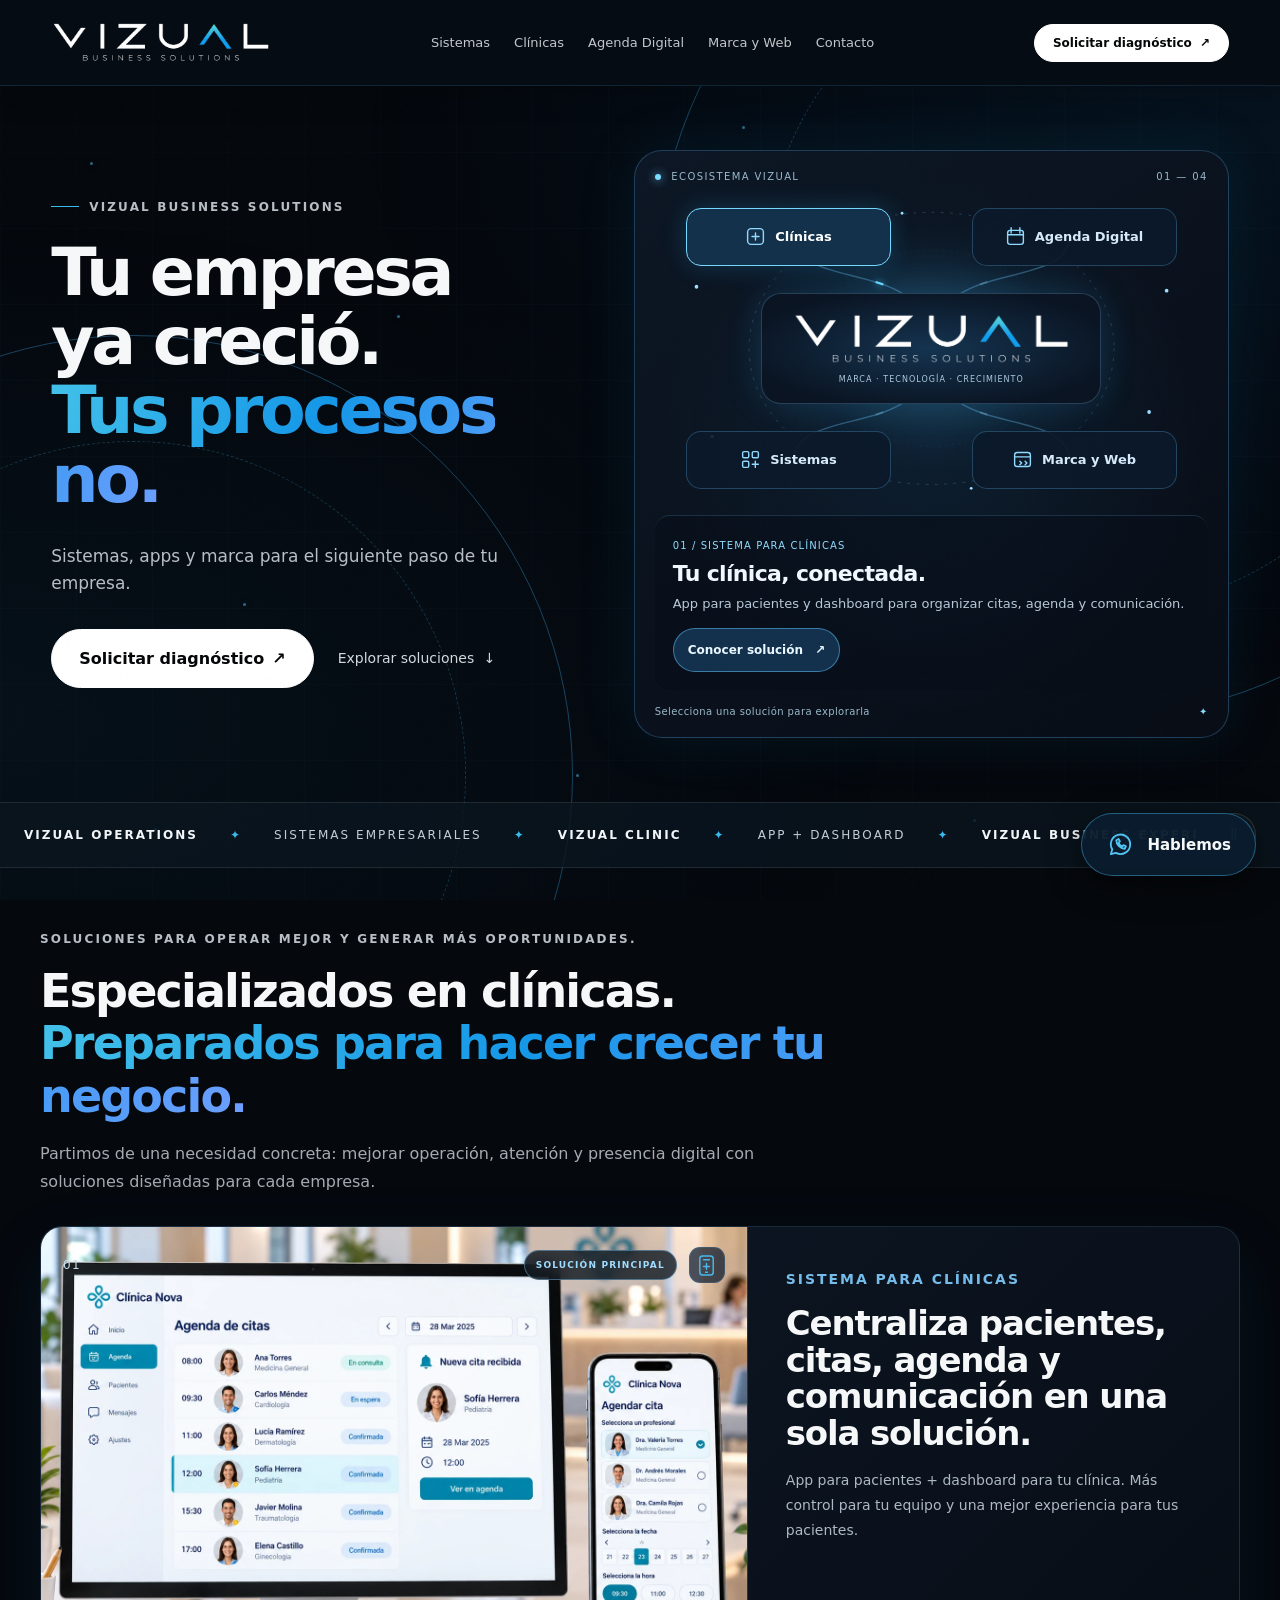
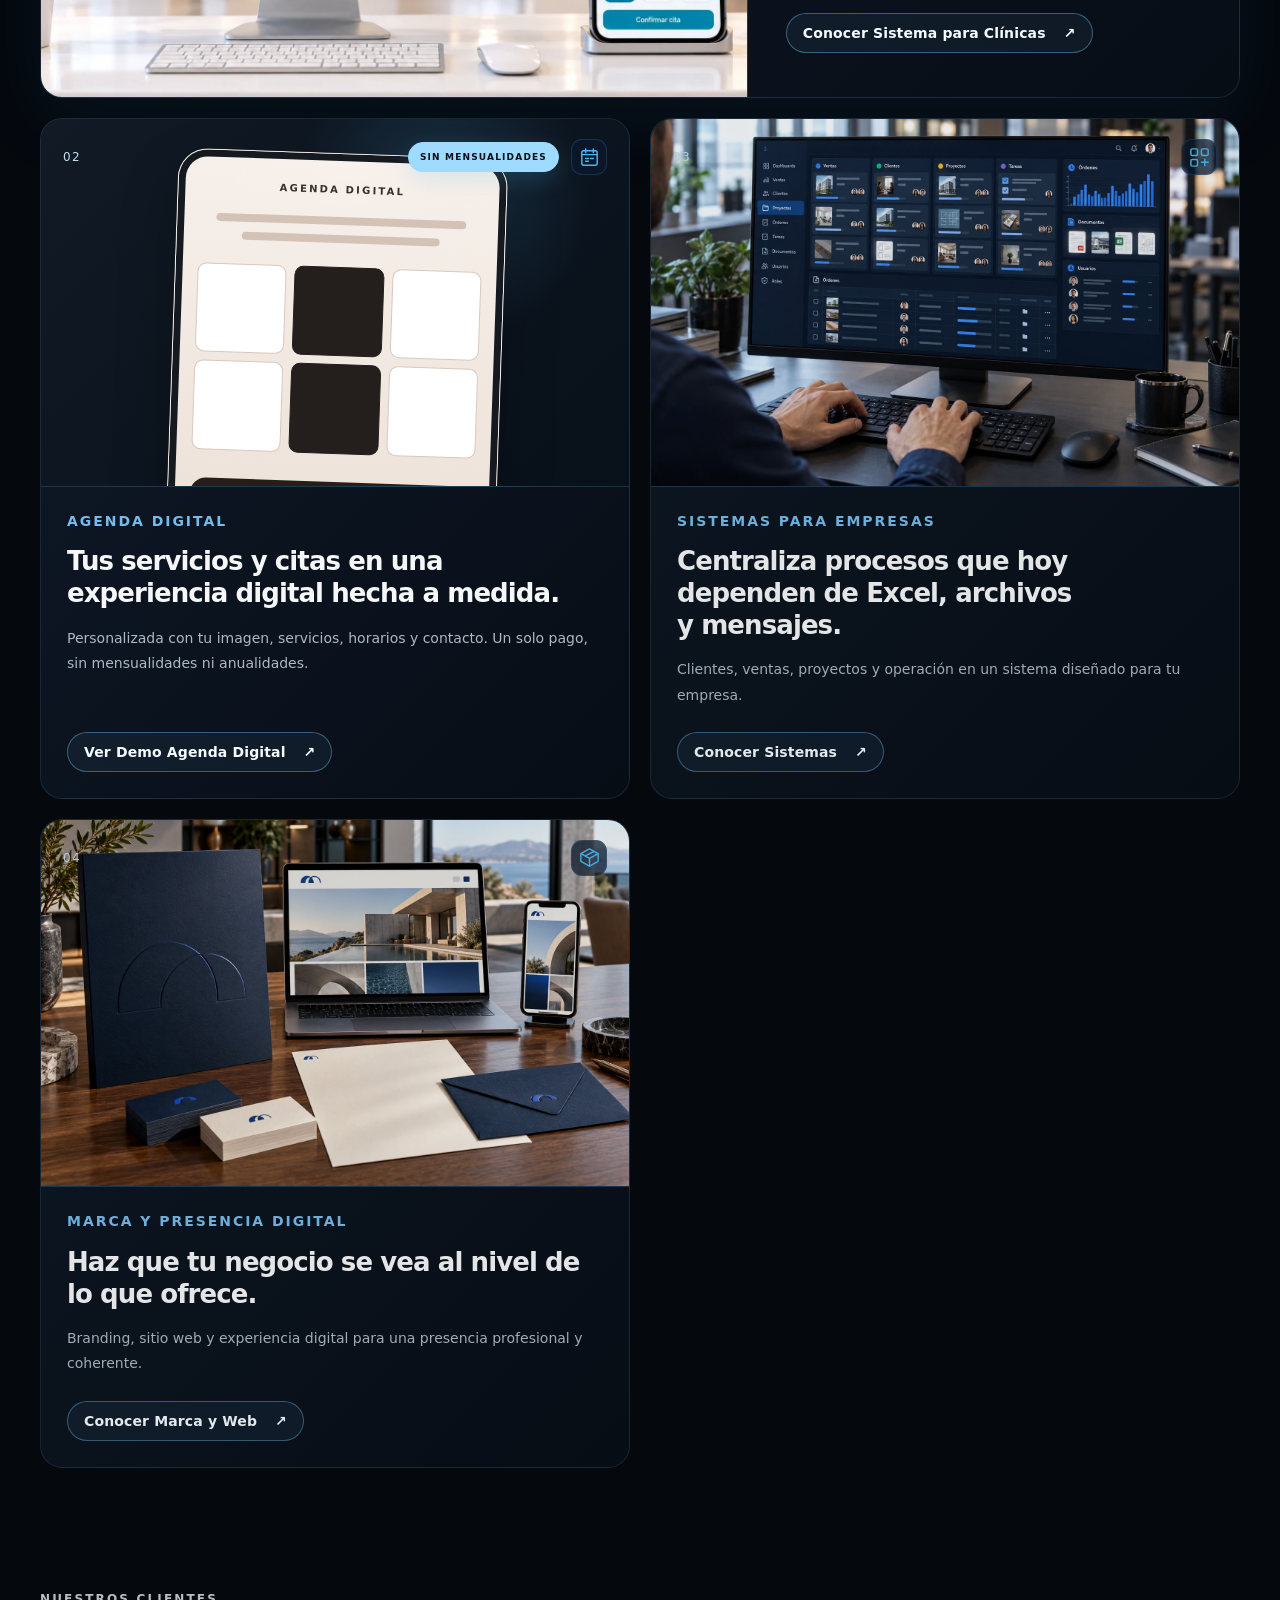
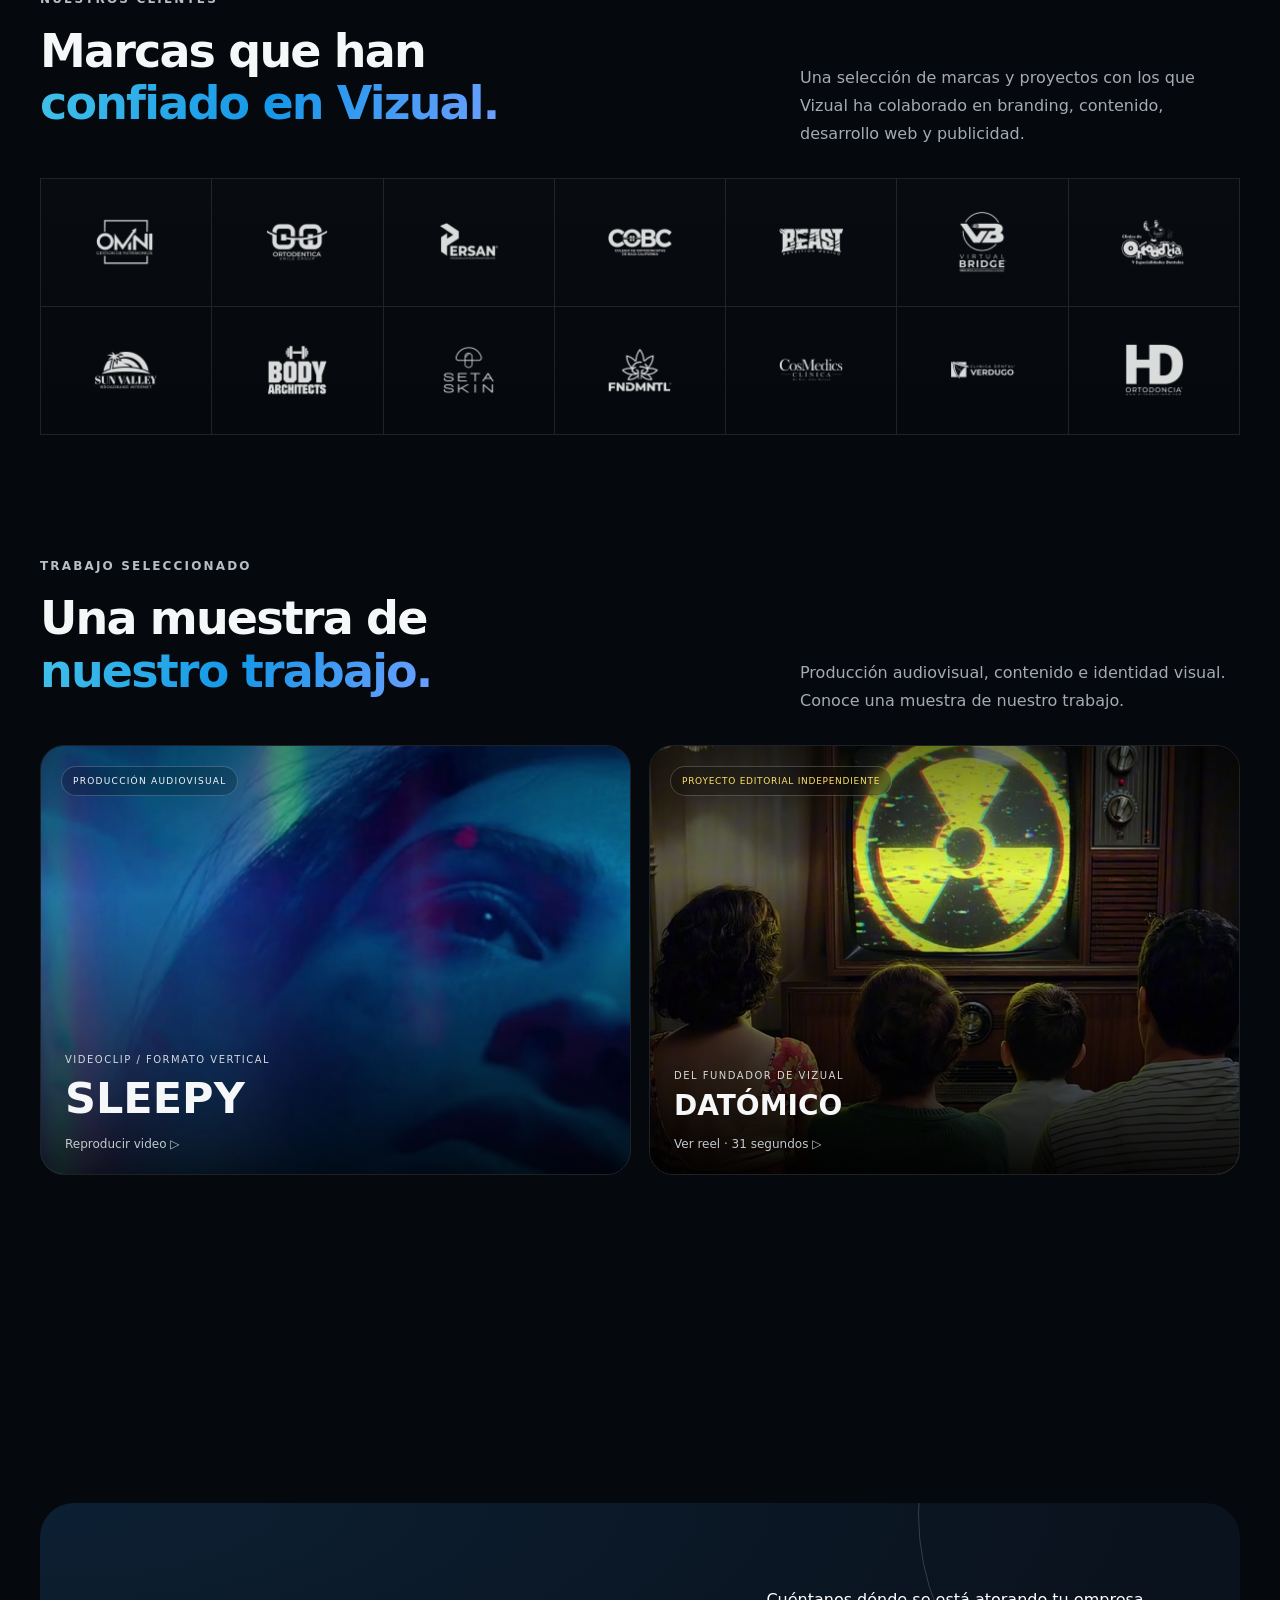
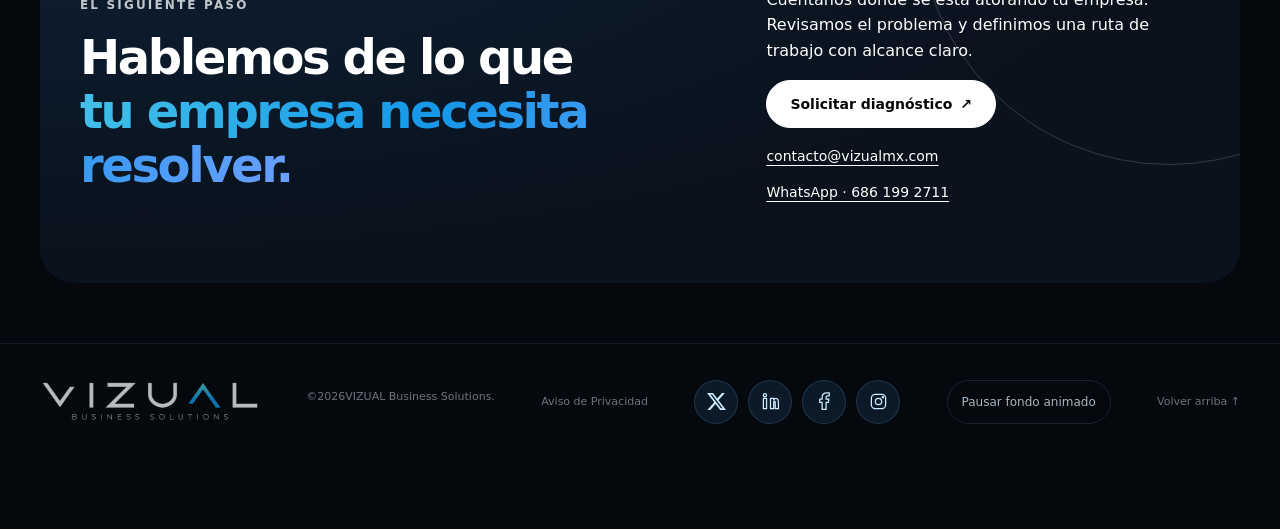
<file: index.html>
<!doctype html>
<html lang="es-MX">
<head>
<meta charset="utf-8">
<meta name="viewport" content="width=device-width, initial-scale=1">
<meta name="theme-color" content="#050608">
<title>Sistemas para clínicas y empresas en México | VIZUAL</title>
<meta name="description" content="Sistemas a la medida, app para pacientes y agenda digital para clínicas y empresas en todo México. Solicita un diagnóstico.">
<link rel="canonical" href="https://vizualmx.com/">
<link rel="icon" type="image/svg+xml" href="assets/business-favicon.svg">
<meta property="og:type" content="website">
<meta property="og:locale" content="es_MX">
<meta property="og:site_name" content="VIZUAL Business Solutions">
<meta property="og:title" content="Sistemas para clínicas y empresas en México | VIZUAL">
<meta property="og:description" content="Sistemas a la medida, app para pacientes y agenda digital para clínicas y empresas en todo México. Solicita un diagnóstico.">
<meta property="og:url" content="https://vizualmx.com/">
<meta property="og:image" content="https://vizualmx.com/assets/social/business-solutions.png">
<meta property="og:image:width" content="1200">
<meta property="og:image:height" content="630">
<meta property="og:image:alt" content="VIZUAL Business Solutions: Sistemas, Clínicas, Agenda Digital y Marca y Web">
<meta name="twitter:card" content="summary_large_image">
<meta name="twitter:title" content="Sistemas para clínicas y empresas en México | VIZUAL">
<meta name="twitter:description" content="Sistemas a la medida, app para pacientes y agenda digital para clínicas y empresas en todo México. Solicita un diagnóstico.">
<meta name="twitter:image" content="https://vizualmx.com/assets/social/business-solutions.png">
<link rel="stylesheet" href="styles.css?v=business-4">
<link rel="stylesheet" href="refinements.css?v=18">
<script type="application/ld+json">{"@context": "https://schema.org", "@graph": [{"@type": "Organization", "@id": "https://vizualmx.com/#organization", "name": "VIZUAL Business Solutions", "url": "https://vizualmx.com/", "email": "contacto@vizualmx.com", "telephone": "+526861992711", "logo": "https://vizualmx.com/assets/vizual-business-solutions.png"}, {"@type": "WebSite", "@id": "https://vizualmx.com/#website", "url": "https://vizualmx.com/", "name": "VIZUAL Business Solutions", "publisher": {"@id": "https://vizualmx.com/#organization"}, "inLanguage": "es-MX"}, {"@type": "WebPage", "@id": "https://vizualmx.com/#webpage", "url": "https://vizualmx.com/", "name": "Sistemas para clínicas y empresas en México | VIZUAL", "description": "Sistemas, Clínicas, Agenda Digital y Marca y Web para mejorar operación, presencia y captación de clientes.", "isPartOf": {"@id": "https://vizualmx.com/#website"}, "inLanguage": "es-MX"}]}</script>
<script defer src="analytics.js?v=2">
</script>
<style>
/* Isolated preview: only the hero's right-hand experience. */
.eco-stage{--ex:50%;--ey:50%;position:relative;min-width:0;isolation:isolate;padding:20px;border:1px solid #57baff45;border-radius:28px;background:radial-gradient(ellipse at var(--ex) var(--ey),#174c7138,transparent 65%),linear-gradient(145deg,#0d1725,#080d16);box-shadow:0 0 60px #0b7cb51e;color:#edf7ff;overflow:hidden}
.eco-top,.eco-bottom{display:flex;justify-content:space-between;align-items:center;gap:10px;color:#9ab9ca;font-size:10px;letter-spacing:.14em}
.eco-top i{display:inline-block;width:6px;height:6px;background:#7cddff;border-radius:50%;box-shadow:0 0 10px #6fcfff;margin-right:6px}
.eco-map{position:relative;display:grid;grid-template-columns:1fr 1fr;grid-template-rows:1fr auto 1fr;align-items:center;justify-items:center;gap:15px 18px;height:clamp(270px,26vw,340px);padding:14px 0;isolation:isolate}
.eco-ambient{position:absolute;inset:0;background:radial-gradient(ellipse at var(--ex) var(--ey),#2d9ee02a,transparent 52%);pointer-events:none}
.eco-network{position:absolute;width:100%;height:100%;inset:0;pointer-events:none;z-index:-1;overflow:visible}
.eco-orbit{fill:none;stroke:#72caff38;stroke-width:1;stroke-dasharray:3 7;animation:eco-dash 15s linear infinite}
.eco-orbit-inner{stroke:#72caff20;stroke-dasharray:1 6;animation-direction:reverse}
.eco-wires path,.eco-signals path{fill:none;stroke:#74caff55;stroke-width:1.4;vector-effect:non-scaling-stroke}
.eco-signals path{stroke:#a6e9ff;stroke-width:2;stroke-dasharray:8 95;animation:eco-dash 5s linear infinite;opacity:.22}
.eco-signals path.is-active{opacity:1;stroke:#73deff;filter:drop-shadow(0 0 4px #49c8ff)}
.eco-stars{fill:#9bdeff;animation:eco-pulse 3s ease-in-out infinite alternate}
@keyframes eco-dash{to{stroke-dashoffset:-206}}
@keyframes eco-pulse{from{opacity:.35}to{opacity:1}}
.eco-core{grid-column:1/-1;position:relative;z-index:1;display:flex;flex-direction:column;align-items:center;justify-content:center;gap:10px;width:min(82%,340px);padding:19px 14px;border:1px solid #80caff3d;border-radius:20px;background:radial-gradient(ellipse,#153450,#0a1422 80%);box-shadow:0 0 36px #3abaff25}
.eco-core img{display:block;width:90%;max-width:285px;height:auto;object-fit:contain}
.eco-core span{font-size:8px;letter-spacing:.13em;text-align:center;color:#accbdf}
.eco-node{position:relative;z-index:2;display:flex;align-items:center;justify-content:center;gap:9px;width:min(100%,205px);min-width:0;min-height:58px;padding:12px 9px;border:1px solid #60b8ee48;border-radius:15px;color:#d7eafb;background:#0c1a2be8;font:inherit;font-weight:650;font-size:13px;cursor:pointer;transition:border-color .22s,box-shadow .22s,background .22s}
.eco-node svg{width:21px;height:21px;flex-shrink:0;fill:none;stroke:#91daff;stroke-width:1.6;stroke-linecap:round;stroke-linejoin:round}
.eco-node:hover,.eco-node[aria-pressed="true"]{background:#14314b;border-color:#75d9ff;box-shadow:0 0 24px #29baff35;color:#fff}
.eco-detail{display:grid;grid-template-columns:1fr;gap:14px;border-top:1px solid #60b8ee32;background:#080f1a90;border-radius:15px;padding:18px;min-height:162px}
.eco-detail .eco-kicker{font-size:10px;letter-spacing:.11em;color:#91dbff}
.eco-detail h2{font-size:22px;line-height:1.15;margin:8px 0;color:#f0f8ff;letter-spacing:-.03em}
.eco-detail p{font-size:13px;line-height:1.5;margin:0;color:#b8c8d8}
.eco-detail a{display:inline-flex;align-items:center;justify-content:space-between;gap:12px;justify-self:start;padding:10px 14px;min-height:44px;border-radius:999px;border:1px solid #63c7ff80;background:#13314c;color:#e9f8ff;font-size:12px;font-weight:650}
.eco-detail a:hover{background:#a0dfff;color:#081321}
.eco-bottom{margin-top:16px;letter-spacing:.04em}
.eco-bottom span{color:#84dfff}
.eco-fallback{font-size:12px;margin-top:10px}
@media(max-width:980px){.eco-stage{width:100%;max-width:760px;margin:12px auto 0}.eco-map{height:310px}}
@media(max-width:640px){.eco-stage{padding:14px;border-radius:22px}.eco-top{font-size:9px}.eco-map{height:270px;gap:10px;padding:12px 0}.eco-node{font-size:11px;gap:6px;min-height:52px;padding:8px 5px}.eco-node svg{width:18px;height:18px}.eco-core{width:90%;padding:16px 8px}.eco-core span{font-size:7px}.eco-detail{padding:14px;min-height:180px}.eco-detail h2{font-size:20px}}
.background-paused .eco-stage *, .background-inactive .eco-stage *{animation-play-state:paused}
@media(prefers-reduced-motion:reduce){.eco-stage *{animation:none!important;transition:none!important}}
</style>
<meta name="robots" content="noindex, nofollow">
</head>
<body class="business-page home-page">
<div class="tech-background" aria-hidden="true"><div class="tech-orbit tech-orbit-one"></div><div class="tech-orbit tech-orbit-two"></div><i class="tech-particle" style="--x:7%;--y:18%;--delay:-0s;--duration:24s"></i><i class="tech-particle" style="--x:19%;--y:67%;--delay:-3s;--duration:30s"></i><i class="tech-particle" style="--x:31%;--y:35%;--delay:-6s;--duration:36s"></i><i class="tech-particle" style="--x:45%;--y:86%;--delay:-9s;--duration:42s"></i><i class="tech-particle" style="--x:58%;--y:14%;--delay:-12s;--duration:24s"></i><i class="tech-particle" style="--x:69%;--y:57%;--delay:-15s;--duration:30s"></i><i class="tech-particle" style="--x:82%;--y:27%;--delay:-18s;--duration:36s"></i><i class="tech-particle" style="--x:94%;--y:76%;--delay:-21s;--duration:42s"></i><i class="tech-particle" style="--x:12%;--y:92%;--delay:-24s;--duration:24s"></i><i class="tech-particle" style="--x:54%;--y:48%;--delay:-27s;--duration:30s"></i><i class="tech-particle" style="--x:76%;--y:91%;--delay:-30s;--duration:36s"></i><i class="tech-particle" style="--x:90%;--y:8%;--delay:-33s;--duration:42s"></i></div>
<a class="skip-link" href="#contenido">Saltar al contenido</a>
<div class="noise" aria-hidden="true">
</div>
<header class="site-header" id="top">
<a class="brand" href="/" aria-label="VIZUAL Business Solutions — inicio">
<img class="official-wordmark" src="assets/vizual-business-solutions.png" alt="VIZUAL Business Solutions" width="1200" height="226">
</a>
<button class="menu-toggle" type="button" aria-expanded="false" aria-controls="main-nav" hidden><span class="menu-label">Menú</span><span class="menu-lines" aria-hidden="true"></span>
</button>
<nav class="nav" id="main-nav" aria-label="Principal">
<a href="/operaciones"><span>Sistemas</span><small class="nav-description">Sistemas para tu empresa</small></a>
<a href="/sistema-para-clinicas"><span>Clínicas</span><small class="nav-description">App para pacientes + dashboard</small></a>
<a href="/agenda-digital"><span>Agenda Digital</span><small class="nav-description">Agenda personalizada sin mensualidades</small></a>
<a href="/business-experience"><span>Marca y Web</span><small class="nav-description">Branding, web y presencia digital</small></a>
<a href="/contacto"><span>Contacto</span><small class="nav-description">Hablemos de tu proyecto</small></a>
<a class="nav-diagnosis" href="/contacto">Solicitar diagnóstico <span aria-hidden="true">↗</span></a>
<div role="group" class="footer-socials mobile-nav-socials" aria-label="Redes sociales de VIZUAL"><a href="https://x.com/vizualmx" target="_blank" rel="noopener noreferrer" aria-label="VIZUAL en X" title="X"><svg viewBox="0 0 24 24" aria-hidden="true"><path fill="currentColor" stroke="none" d="M18.901 1.153h3.68l-8.04 9.19L24 22.846h-7.406l-5.8-7.584-6.64 7.584H.47l8.6-9.835L0 1.154h7.594l5.243 6.932 6.064-6.933Zm-1.29 19.49h2.039L6.487 3.24H4.3l13.31 17.403Z"/></svg></a><a href="https://www.linkedin.com/company/vizualmx" target="_blank" rel="noopener noreferrer" aria-label="VIZUAL en LinkedIn" title="LinkedIn"><svg viewBox="0 0 24 24" aria-hidden="true"><rect x="3" y="8" width="4" height="13"/><circle cx="5" cy="4" r="2"/><path d="M12 21V8h4v2c3-4 6-1 6 3v8h-4v-8c0-2-2-2-2 0v8Z"/></svg></a><a href="https://www.facebook.com/vizualmx" target="_blank" rel="noopener noreferrer" aria-label="VIZUAL en Facebook" title="Facebook"><svg viewBox="0 0 24 24" aria-hidden="true"><path d="M14 22V13h3l.5-4H14V7c0-1 .5-2 2-2h2V1h-3c-4 0-6 2-6 6v2H6v4h3v9Z"/></svg></a><a href="https://www.instagram.com/vizualmx/" target="_blank" rel="noopener noreferrer" aria-label="VIZUAL en Instagram" title="Instagram"><svg viewBox="0 0 24 24" aria-hidden="true"><rect x="3" y="3" width="18" height="18" rx="5"/><circle cx="12" cy="12" r="4"/><circle cx="17.5" cy="6.5" r=".8"/></svg></a></div>
</nav>
<a class="btn btn-small header-contact" href="/contacto">Solicitar diagnóstico <span aria-hidden="true">↗</span>
</a>
</header>
<main id="contenido">

<section class="hero section-pad business-hero">
<div class="hero-copy">
<div class="eyebrow">
<span>
</span> VIZUAL BUSINESS SOLUTIONS</div>
<h1>Tu empresa ya creció.<br>
<em>Tus procesos no.</em>
</h1>
<p class="hero-lead">Sistemas, apps y marca para el siguiente paso de tu empresa.</p>
<div class="hero-actions">
<a class="btn" href="/contacto">Solicitar diagnóstico <span aria-hidden="true">↗</span>
</a>
<a class="text-link" href="#soluciones">Explorar soluciones <span aria-hidden="true">↓</span>
</a>
</div>
</div>
<!-- Official brand reveal, muted for inline autoplay on mobile. -->
<div class="eco-stage" id="eco-stage" aria-label="Explora el ecosistema VIZUAL">
  <div class="eco-top"><span><i></i> ECOSISTEMA VIZUAL</span><span>01 — 04</span></div>
  <div class="eco-map">
    <div class="eco-ambient" aria-hidden="true"></div>
    <svg class="eco-network" viewBox="0 0 600 340" preserveAspectRatio="none" aria-hidden="true">
      <defs><radialGradient id="eco-ring"><stop stop-color="#61cfff" stop-opacity=".16"/><stop offset="1" stop-color="#61cfff" stop-opacity="0"/></radialGradient></defs>
      <ellipse cx="300" cy="170" rx="136" ry="105" fill="url(#eco-ring)"/>
      <ellipse class="eco-orbit" cx="300" cy="170" rx="198" ry="139"/>
      <ellipse class="eco-orbit eco-orbit-inner" cx="300" cy="170" rx="134" ry="100"/>
      <g class="eco-wires"><path d="M150 53 C150 116 300 72 300 170"/><path d="M450 53 C450 116 300 72 300 170"/><path d="M150 287 C150 224 300 268 300 170"/><path d="M450 287 C450 224 300 268 300 170"/></g>
      <g class="eco-signals"><path data-wire="0" d="M150 53 C150 116 300 72 300 170"/><path data-wire="1" d="M450 53 C450 116 300 72 300 170"/><path data-wire="2" d="M150 287 C150 224 300 268 300 170"/><path data-wire="3" d="M450 287 C450 224 300 268 300 170"/></g>
      <g class="eco-stars"><circle cx="45" cy="107" r="2"/><circle cx="555" cy="111" r="2"/><circle cx="62" cy="260" r="1.8"/><circle cx="536" cy="235" r="2"/><circle cx="268" cy="32" r="1.5"/><circle cx="343" cy="313" r="1.5"/></g>
    </svg>
    <button class="eco-node" data-eco="0" type="button" aria-pressed="true" aria-controls="eco-detail"><svg viewBox="0 0 24 24" aria-hidden="true"><rect x="3" y="3" width="18" height="18" rx="4"/><path d="M8 12h8m-4-4v8"/></svg><span>Clínicas</span></button>
    <button class="eco-node" data-eco="1" type="button" aria-pressed="false" aria-controls="eco-detail"><svg viewBox="0 0 24 24" aria-hidden="true"><rect x="3" y="5" width="18" height="16" rx="3"/><path d="M7 2v6m10-6v6M3 10h18m5-5"/></svg><span>Agenda Digital</span></button>
    <div class="eco-core"><img src="assets/vizual-business-solutions.png" alt="VIZUAL Business Solutions" width="1200" height="226"><span>MARCA · TECNOLOGÍA · CRECIMIENTO</span></div>
    <button class="eco-node" data-eco="2" type="button" aria-pressed="false" aria-controls="eco-detail"><svg viewBox="0 0 24 24" aria-hidden="true"><rect x="3" y="3" width="7" height="7" rx="1.5"/><rect x="14" y="3" width="7" height="7" rx="1.5"/><rect x="3" y="14" width="7" height="7" rx="1.5"/><path d="M14 17.5h7m-3.5-3.5v7"/></svg><span>Sistemas</span></button>
    <button class="eco-node" data-eco="3" type="button" aria-pressed="false" aria-controls="eco-detail"><svg viewBox="0 0 24 24" aria-hidden="true"><rect x="3" y="4" width="18" height="16" rx="3"/><path d="M3 9h18m-12 5 2 2-2 2m6-4 2 2-2 2"/></svg><span>Marca y Web</span></button>
  </div>
  <div class="eco-detail" id="eco-detail">
    <div aria-live="polite" aria-atomic="true"><span class="eco-kicker" id="eco-kicker">01 / SISTEMA PARA CLÍNICAS</span><h2 id="eco-title">Tu clínica, conectada.</h2><p id="eco-description">App para pacientes y dashboard para organizar citas, agenda y comunicación.</p></div>
    <a href="/sistema-para-clinicas" id="eco-link">Conocer solución <span aria-hidden="true">↗</span></a>
  </div>
  <div class="eco-bottom">Selecciona una solución para explorarla <span aria-hidden="true">✦</span></div>
  <noscript><div class="eco-fallback"><a href="/agenda-digital">Agenda Digital</a> · <a href="/operaciones">Sistemas</a> · <a href="/business-experience">Marca y Web</a></div></noscript>
</div>
</section>

<section class="ticker business-ticker" aria-label="Soluciones de VIZUAL Business Solutions">
<div class="ticker-window"><div class="ticker-track"><div class="ticker-group"><span>VIZUAL OPERATIONS</span><i aria-hidden="true">✦</i><span>SISTEMAS EMPRESARIALES</span><i aria-hidden="true">✦</i><span>VIZUAL CLINIC</span><i aria-hidden="true">✦</i><span>APP + DASHBOARD</span><i aria-hidden="true">✦</i><span>VIZUAL BUSINESS EXPERIENCE</span><i aria-hidden="true">✦</i><span>MARCA + EXPERIENCIA DIGITAL</span><i aria-hidden="true">✦</i></div><div class="ticker-group" aria-hidden="true"><span>VIZUAL OPERATIONS</span><i aria-hidden="true">✦</i><span>SISTEMAS EMPRESARIALES</span><i aria-hidden="true">✦</i><span>VIZUAL CLINIC</span><i aria-hidden="true">✦</i><span>APP + DASHBOARD</span><i aria-hidden="true">✦</i><span>VIZUAL BUSINESS EXPERIENCE</span><i aria-hidden="true">✦</i><span>MARCA + EXPERIENCIA DIGITAL</span><i aria-hidden="true">✦</i></div></div></div>
<button class="ticker-toggle" type="button" aria-label="Pausar texto en movimiento" title="Pausar texto en movimiento" hidden><span aria-hidden="true">Ⅱ</span></button>
</section>
<section class="section-pad solutions" id="soluciones">
<span id="servicios" class="anchor-alias"></span>
<div class="section-heading solutions-heading">
<span class="kicker">SOLUCIONES PARA OPERAR MEJOR Y GENERAR MÁS OPORTUNIDADES.</span>
<h2>Especializados en clínicas.<br><span>Preparados para hacer crecer tu negocio.</span></h2>
<p>Partimos de una necesidad concreta: mejorar operación, atención y presencia digital con soluciones diseñadas para cada empresa.</p>
</div>

<div class="solution-grid solution-grid-priority">
<a class="solution-card solution-card-featured" id="clinicas" href="/sistema-para-clinicas">
<div class="solution-media">
<div class="solution-card-top"><span class="solution-number">01</span><span class="solution-badge">SOLUCIÓN PRINCIPAL</span><span class="capability-icon" aria-hidden="true"><svg viewBox="0 0 24 24" fill="none"><rect x="5" y="2" width="14" height="20" rx="3"/><path d="M9 6h6m-3 4v6m-3-3h6m-4 6h2"/></svg></span></div>
<img class="solution-image" src="assets/solutions/clinic-v3.webp" alt="" width="1586" height="992" loading="lazy" decoding="async">
</div>
<div class="solution-card-copy">
<span class="kicker">SISTEMA PARA CLÍNICAS</span>
<h3>Centraliza pacientes, citas, agenda y comunicación en una sola solución.</h3>
<p>App para pacientes + dashboard para tu clínica. Más control para tu equipo y una mejor experiencia para tus pacientes.</p>
<span class="solution-link">Conocer Sistema para Clínicas <span aria-hidden="true">↗</span></span>
</div>
</a>

<a class="solution-card solution-card-agenda" id="agenda-digital" href="/agenda-digital">
<div class="solution-media agenda-media">
<div class="solution-card-top"><span class="solution-number">02</span><span class="solution-badge solution-badge-agenda">SIN MENSUALIDADES</span><span class="capability-icon" aria-hidden="true"><svg viewBox="0 0 24 24" fill="none"><rect x="4" y="5" width="16" height="15" rx="2"/><path d="M8 3v4m8-4v4M4 9h16"/><path d="M8 13h3m2 0h3m-8 3h3"/></svg></span></div>
<div class="agenda-demo-visual" aria-hidden="true">
  <div class="agenda-demo-device">
    <div class="agenda-demo-brand">AGENDA DIGITAL</div>
    <div class="agenda-demo-line wide"></div>
    <div class="agenda-demo-line"></div>
    <div class="agenda-demo-days"><i></i><i></i><i></i><i></i><i></i><i></i></div>
    <div class="agenda-demo-cta">AGENDAR CITA</div>
  </div>
</div>
</div>
<div class="solution-card-copy">
<span class="kicker">AGENDA DIGITAL</span>
<h3>Tus servicios y citas en una experiencia digital hecha a medida.</h3>
<p>Personalizada con tu imagen, servicios, horarios y contacto. Un solo pago, sin mensualidades ni anualidades.</p>
<span class="solution-link">Ver Demo Agenda Digital <span aria-hidden="true">↗</span></span>
</div>
</a>

<a class="solution-card solution-card-secondary" id="operations" href="/operaciones">
<div class="solution-media">
<div class="solution-card-top"><span class="solution-number">03</span><span class="capability-icon" aria-hidden="true"><svg viewBox="0 0 24 24" fill="none"><rect x="3" y="3" width="7" height="7" rx="1.5"/><rect x="14" y="3" width="7" height="7" rx="1.5"/><rect x="3" y="14" width="7" height="7" rx="1.5"/><path d="M14 17h7m-3.5-3.5v7"/></svg></span></div>
<img class="solution-image" src="assets/solutions/operations-v3.webp" alt="" width="1586" height="992" loading="lazy" decoding="async">
</div>
<div class="solution-card-copy">
<span class="kicker">SISTEMAS PARA EMPRESAS</span>
<h3>Centraliza procesos que hoy dependen de Excel, archivos y mensajes.</h3>
<p>Clientes, ventas, proyectos y operación en un sistema diseñado para tu empresa.</p>
<span class="solution-link">Conocer Sistemas <span aria-hidden="true">↗</span></span>
</div>
</a>

<a class="solution-card solution-card-secondary" id="experience" href="/business-experience">
<div class="solution-media">
<div class="solution-card-top"><span class="solution-number">04</span><span class="capability-icon" aria-hidden="true"><svg viewBox="0 0 24 24" fill="none"><path d="m12 3 9 5v8l-9 5-9-5V8Z"/><path d="m3 8 9 5 9-5m-9 5v8m-4-11 8-4"/></svg></span></div>
<img class="solution-image" src="assets/solutions/business-experience.webp" alt="" width="1586" height="992" loading="lazy" decoding="async">
</div>
<div class="solution-card-copy">
<span class="kicker">MARCA Y PRESENCIA DIGITAL</span>
<h3>Haz que tu negocio se vea al nivel de lo que ofrece.</h3>
<p>Branding, sitio web y experiencia digital para una presencia profesional y coherente.</p>
<span class="solution-link">Conocer Marca y Web <span aria-hidden="true">↗</span></span>
</div>
</a>
</div>
</section>

<section class="clients section-pad" id="clientes">
      <div class="section-heading horizontal reveal">
        <div>
          <span class="kicker">NUESTROS CLIENTES</span>
          <h2>Marcas que han<br>
<span>confiado en Vizual.</span>
</h2>
        </div>
        <p>Una selección de marcas y proyectos con los que Vizual ha colaborado en branding, contenido, desarrollo web y publicidad.</p>
      </div>
      <div class="logo-wall reveal">
        <div class="client-logo">
<img src="assets/clients/omni.png" alt="OMNI Gestión de Patrimonios" />
</div>
        <div class="client-logo">
<img src="assets/clients/ortodentica-smile-group.png" alt="Ortodentica Smile Group" />
</div>
        <div class="client-logo">
<img src="assets/clients/persan.png" alt="Persan" />
</div>
        <div class="client-logo">
<img src="assets/clients/cobc.png" alt="COBC Colegio de Ortodoncistas de Baja California" />
</div>
        <div class="client-logo">
<img src="assets/clients/beast.png" alt="Beast Nutrition Mexico" />
</div>
        <div class="client-logo">
<img src="assets/clients/virtual-bridge.png" alt="Virtual Bridge" />
</div>
        <div class="client-logo">
<img src="assets/clients/ortoaudia.png" alt="Clínica de Ortoaudia y Especialidades Dentales" />
</div>
        <div class="client-logo">
<img src="assets/clients/sun-valley.png" alt="Sun Valley Broadband Internet" />
</div>
        <div class="client-logo">
<img src="assets/clients/body-architects.png" alt="Body Architects" />
</div>
        <div class="client-logo">
<img src="assets/clients/seta-skin.png" alt="Seta Skin" />
</div>
        <div class="client-logo">
<img src="assets/clients/fndmntl.png" alt="FNDMNTL" />
</div>
        <div class="client-logo">
<img src="assets/clients/cosmedics.png" alt="CosMedics Clínica" />
</div>
        <div class="client-logo">
<img src="assets/clients/verdugo.png" alt="Clínica Dental Verdugo" />
</div>
        <div class="client-logo">
<img src="assets/clients/hd-ortodoncia.png" alt="HD Ortodoncia" />
</div>
      </div>
    </section>
<section class="work section-pad" id="trabajos">
      <div class="section-heading horizontal reveal">
        <div>
          <span class="kicker">TRABAJO SELECCIONADO</span>
          <h2>Una muestra de<br>
<span>nuestro trabajo.</span>
</h2>
        </div>
        <p>Producción audiovisual, contenido e identidad visual. Conoce una muestra de nuestro trabajo.</p>
      </div>

      <div class="work-grid">
        <a class="project project-main project-sleepy reveal" href="assets/projects/sleepy.mp4" data-video-project aria-haspopup="dialog" aria-controls="sleepy-dialog" aria-label="Reproducir SLEEPY, producción audiovisual">
          <img class="project-cover" src="assets/projects/sleepy-poster.jpg" alt="Fotograma del videoclip SLEEPY con luces azules y magenta" width="720" height="1280" loading="lazy" />
          <div class="project-badge">PRODUCCIÓN AUDIOVISUAL</div>
          <div class="project-copy">
<small>VIDEOCLIP / FORMATO VERTICAL</small>
<h3>SLEEPY</h3>
<span>Reproducir video <span aria-hidden="true">▷</span>
</span>
</div>
        </a>
        <a class="project project-datomico reveal delay-1" href="assets/projects/datomico.mp4" data-video-project aria-haspopup="dialog" aria-controls="datomico-dialog" aria-label="Reproducir reel de Datómico, proyecto independiente del fundador de VIZUAL">
          <img class="project-cover" src="assets/projects/datomico-poster.jpg" alt="Televisor con el símbolo amarillo de Datómico en su reel" width="720" height="1280" loading="lazy" />
          <div class="project-badge">PROYECTO EDITORIAL INDEPENDIENTE</div>
          <div class="project-copy">
<small>DEL FUNDADOR DE VIZUAL</small>
<h3>DATÓMICO</h3>
<span>Ver reel · 31 segundos <span aria-hidden="true">▷</span>
</span>
</div>
        </a>
      </div>
    </section>
<section class="contact section-pad" id="contacto">
<div class="contact-box">
<div>
<span class="kicker">EL SIGUIENTE PASO</span>
<h2>Hablemos de lo que<br>
<span>tu empresa necesita resolver.</span>
</h2>
</div>
<div class="contact-side">
<p>Cuéntanos dónde se está atorando tu empresa. Revisamos el problema y definimos una ruta de trabajo con alcance claro.</p>
<a class="btn" href="/contacto">Solicitar diagnóstico <span aria-hidden="true">↗</span>
</a>
<a class="contact-email" href="mailto:contacto@vizualmx.com" data-track-event="email_click" data-track-placement="contacto" data-track-interest="business">contacto@vizualmx.com</a>
<a class="contact-email" href="https://wa.me/526861992711" target="_blank" rel="noopener noreferrer" data-track-event="whatsapp_click" data-track-placement="phone" data-track-interest="business">WhatsApp · 686 199 2711</a>
</div>
</div>
</section>
</main>  <dialog class="project-video-dialog" id="sleepy-dialog" aria-labelledby="sleepy-title">
    <div class="project-video-header">
<h2 id="sleepy-title">SLEEPY <span>Producción audiovisual</span>
</h2>
<button type="button" class="project-video-close" aria-label="Cerrar video" autofocus>×</button>
</div>
    <video controls playsinline preload="none" poster="assets/projects/sleepy-poster.jpg">
<source src="assets/projects/sleepy.mp4" type="video/mp4" />Tu navegador no puede reproducir este video. <a href="assets/projects/sleepy.mp4">Abrir SLEEPY</a>.</video>
  </dialog>
<dialog class="project-video-dialog" id="datomico-dialog" aria-labelledby="datomico-title">
<div class="project-video-header">
<h2 id="datomico-title">DATÓMICO <span>Proyecto independiente del fundador de VIZUAL</span>
</h2>
<button type="button" class="project-video-close" aria-label="Cerrar reel de Datómico" autofocus>×</button>
</div>
<video controls playsinline preload="none" poster="assets/projects/datomico-poster.jpg">
<source src="assets/projects/datomico.mp4" type="video/mp4" />Tu navegador no puede reproducir este video. <a href="assets/projects/datomico.mp4">Abrir reel</a>.</video>
<nav class="datomico-links" aria-label="Conocer Datómico">
<a href="https://datomicotv.com/" target="_blank" rel="noopener noreferrer">Sitio web ↗</a>
<a href="https://www.facebook.com/datomicotv" target="_blank" rel="noopener noreferrer">Facebook ↗</a>
<a href="https://www.instagram.com/datomicotv" target="_blank" rel="noopener noreferrer">Instagram ↗</a>
<a href="https://www.youtube.com/@DatomicoTV" target="_blank" rel="noopener noreferrer">YouTube ↗</a>
</nav>
</dialog>
<footer>
<a class="brand" href="/" aria-label="VIZUAL Business Solutions — inicio">
<img class="official-wordmark" src="assets/vizual-business-solutions.png" alt="VIZUAL Business Solutions" width="1200" height="226">
</a>
<p>© <span id="year">2026</span> VIZUAL Business Solutions.</p>
<a href="/aviso-de-privacidad">Aviso de Privacidad</a>
<div class="footer-socials" aria-label="Redes sociales de VIZUAL"><a href="https://x.com/vizualmx" target="_blank" rel="noopener noreferrer" aria-label="VIZUAL en X" title="X"><svg viewBox="0 0 24 24" aria-hidden="true"><path fill="currentColor" stroke="none" d="M18.901 1.153h3.68l-8.04 9.19L24 22.846h-7.406l-5.8-7.584-6.64 7.584H.47l8.6-9.835L0 1.154h7.594l5.243 6.932 6.064-6.933Zm-1.29 19.49h2.039L6.487 3.24H4.3l13.31 17.403Z"/></svg></a><a href="https://www.linkedin.com/company/vizualmx" target="_blank" rel="noopener noreferrer" aria-label="VIZUAL en LinkedIn" title="LinkedIn"><svg viewBox="0 0 24 24" aria-hidden="true"><rect x="3" y="8" width="4" height="13"/><circle cx="5" cy="4" r="2"/><path d="M12 21V8h4v2c3-4 6-1 6 3v8h-4v-8c0-2-2-2-2 0v8Z"/></svg></a><a href="https://www.facebook.com/vizualmx" target="_blank" rel="noopener noreferrer" aria-label="VIZUAL en Facebook" title="Facebook"><svg viewBox="0 0 24 24" aria-hidden="true"><path d="M14 22V13h3l.5-4H14V7c0-1 .5-2 2-2h2V1h-3c-4 0-6 2-6 6v2H6v4h3v9Z"/></svg></a><a href="https://www.instagram.com/vizualmx/" target="_blank" rel="noopener noreferrer" aria-label="VIZUAL en Instagram" title="Instagram"><svg viewBox="0 0 24 24" aria-hidden="true"><rect x="3" y="3" width="18" height="18" rx="5"/><circle cx="12" cy="12" r="4"/><circle cx="17.5" cy="6.5" r=".8"/></svg></a></div>
<button class="background-toggle" type="button" aria-pressed="false" hidden>Pausar fondo animado</button>
<a href="#top">Volver arriba ↑</a>
</footer>
<a class="whatsapp-float" href="https://wa.me/526861992711?text=Hola%2C%20quisiera%20hablar%20de%20un%20proyecto%20con%20VIZUAL%20Business%20Solutions." target="_blank" rel="noopener noreferrer" aria-label="Contactar por WhatsApp" title="WhatsApp" data-track-event="whatsapp_click" data-track-placement="floating" data-track-interest="business">
<svg viewBox="0 0 24 24" aria-hidden="true"><path d="M20 11.8A8 8 0 0 1 8.2 18.9L4 20l1.2-4A8 8 0 1 1 20 11.8Z"/><path d="M8.5 8.5c0 3.5 3.5 7 7 7l1-2-2-1-1 1c-1.5-.5-2.5-1.5-3-3l1-1-1-2Z"/></svg>
<span>Hablemos</span>
</a>
<script src="script.js?v=business-5">
</script>
<script>
(() => {
 const stage=document.getElementById('eco-stage');if(!stage)return;
 const data=[
 ['01 / SISTEMA PARA CLÍNICAS','Tu clínica, conectada.','App para pacientes y dashboard para organizar citas, agenda y comunicación.','/sistema-para-clinicas'],
 ['02 / AGENDA DIGITAL','Un solo pago. Sin mensualidades.','Presenta tus servicios y facilita la solicitud de citas con una agenda personalizada.','/agenda-digital'],
 ['03 / SISTEMAS','Menos archivos. Más control.','Centraliza clientes, ventas y proyectos en un sistema a la medida.','/operaciones'],
 ['04 / MARCA Y WEB','Una presencia a tu nivel.','Branding, sitio web y presencia digital para proyectar lo que tu negocio ofrece.','/business-experience']
 ];
 const buttons=[...stage.querySelectorAll('[data-eco]')],wires=[...stage.querySelectorAll('[data-wire]')];
 const fields=['eco-kicker','eco-title','eco-description'].map(id=>document.getElementById(id));
 const link=document.getElementById('eco-link');
 const select=i=>{const d=data[i];if(!d)return;buttons.forEach((b,j)=>b.setAttribute('aria-pressed',String(i===j)));wires.forEach((w,j)=>w.classList.toggle('is-active',i===j));fields.forEach((el,j)=>{el.textContent=d[j]});link.href=d[3]};
 buttons.forEach((b,i)=>b.addEventListener('click',()=>select(i)));
 const reduced=matchMedia('(prefers-reduced-motion: reduce)');
 stage.addEventListener('pointermove',e=>{if(reduced.matches||document.body.classList.contains('background-paused'))return;const r=stage.getBoundingClientRect();stage.style.setProperty('--ex',((e.clientX-r.left)/r.width*100).toFixed(1)+'%');stage.style.setProperty('--ey',((e.clientY-r.top)/r.height*100).toFixed(1)+'%')},{passive:true});
 stage.addEventListener('pointerleave',()=>{stage.style.setProperty('--ex','50%');stage.style.setProperty('--ey','50%')});
 select(0);
})();
</script>
</body>
</html>
</file>
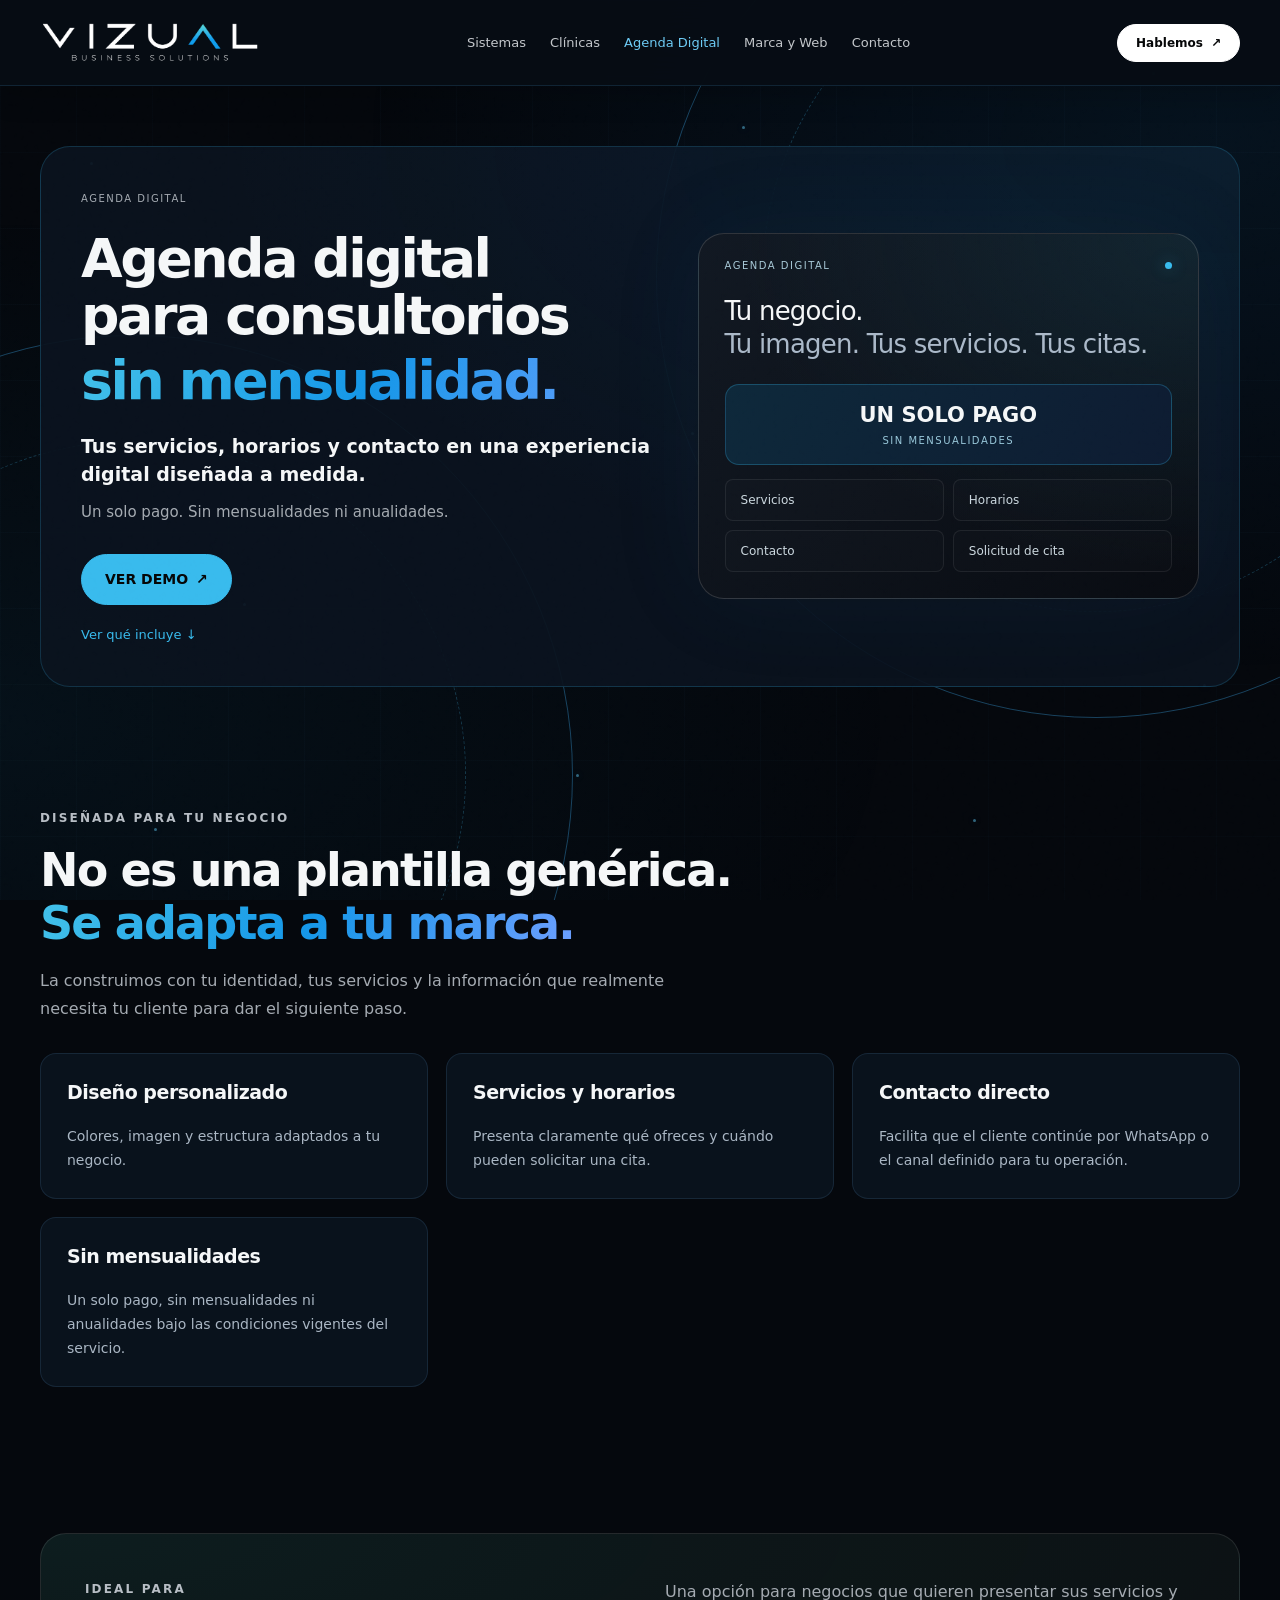
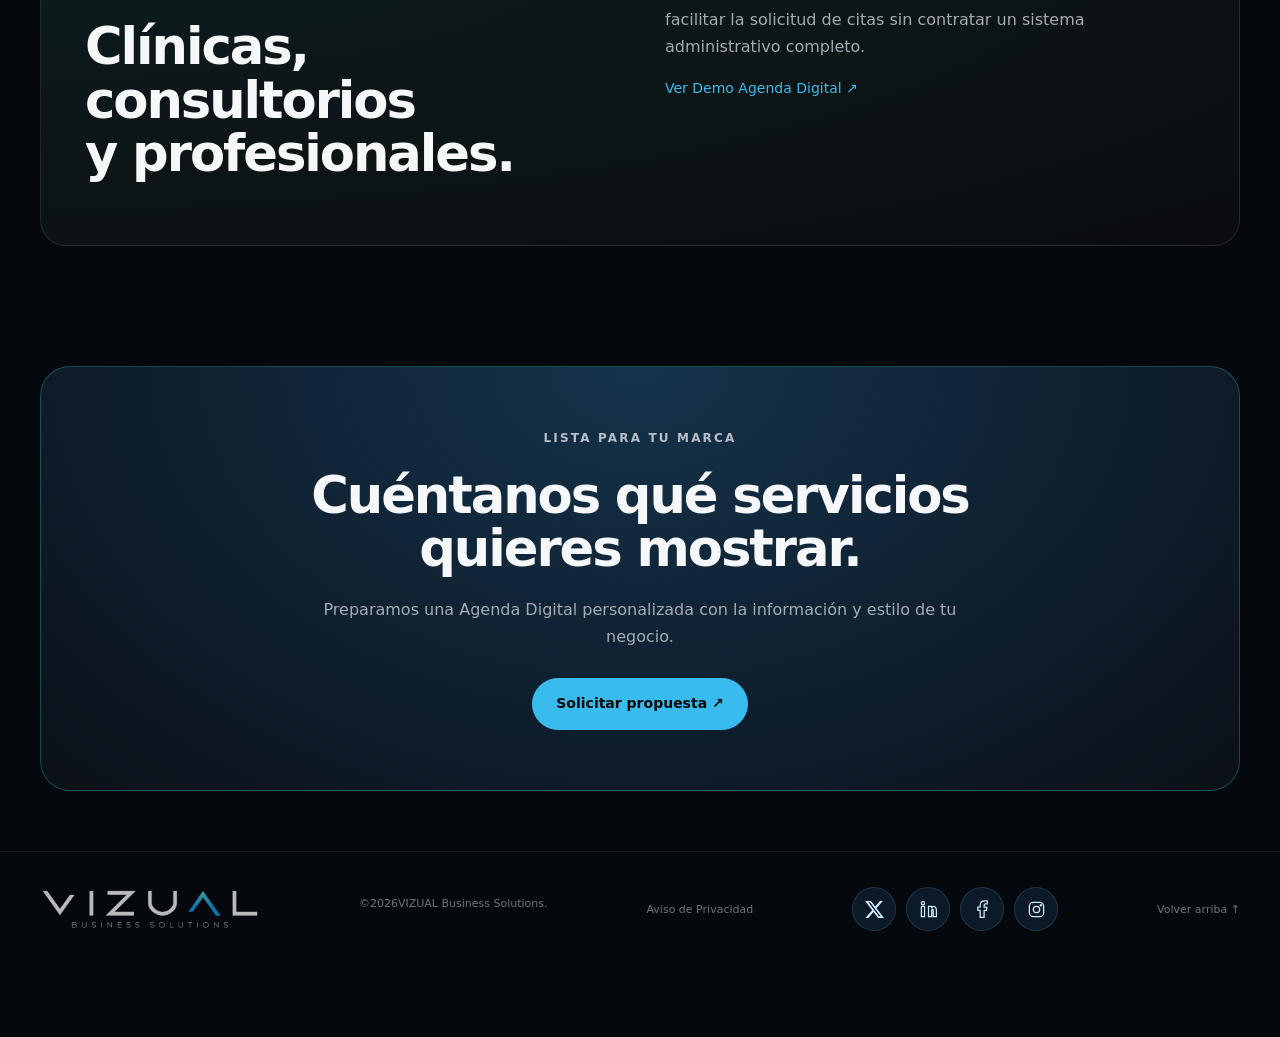
<file: agenda-digital.html>
<!doctype html>
<html lang="es-MX">
<head>
<meta charset="utf-8">
<meta name="viewport" content="width=device-width, initial-scale=1">
<meta name="theme-color" content="#050608">
<title>Agenda digital para consultorios sin mensualidad | VIZUAL</title>
<meta name="description" content="Agenda digital personalizada para clínicas, consultorios y profesionales en México. Un solo pago, sin mensualidades ni anualidades. Ver demo.">
<link rel="canonical" href="https://vizualmx.com/agenda-digital">
<link rel="icon" type="image/svg+xml" href="assets/business-favicon.svg">
<meta property="og:type" content="website">
<meta property="og:locale" content="es_MX">
<meta property="og:site_name" content="VIZUAL Business Solutions">
<meta property="og:title" content="Agenda digital para consultorios sin mensualidad | VIZUAL">
<meta property="og:description" content="Agenda digital personalizada para clínicas, consultorios y profesionales en México. Un solo pago, sin mensualidades ni anualidades. Ver demo.">
<meta property="og:url" content="https://vizualmx.com/agenda-digital">
<meta property="og:image" content="https://vizualmx.com/assets/social/business-solutions.png">
<meta name="twitter:card" content="summary_large_image">
<meta name="twitter:title" content="Agenda digital para consultorios sin mensualidad | VIZUAL">
<meta name="twitter:description" content="Agenda digital personalizada para clínicas, consultorios y profesionales en México. Un solo pago, sin mensualidades ni anualidades. Ver demo.">
<meta name="twitter:image" content="https://vizualmx.com/assets/social/business-solutions.png">
<link rel="stylesheet" href="styles.css?v=business-4">
<link rel="stylesheet" href="refinements.css?v=18">
<script type="application/ld+json">{"@context":"https://schema.org","@type":"Service","name":"Agenda digital para consultorios sin mensualidad","description":"Agenda digital personalizada para clínicas, consultorios y profesionales en México. Un solo pago, sin mensualidades ni anualidades. Ver demo.","url":"https://vizualmx.com/agenda-digital","provider":{"@type":"Organization","name":"VIZUAL Business Solutions","url":"https://vizualmx.com/"}}</script>
<script defer src="analytics.js?v=2"></script>
</head>
<body class="business-page clinic-page">
<div class="tech-background" aria-hidden="true"><div class="tech-orbit tech-orbit-one"></div><div class="tech-orbit tech-orbit-two"></div><i class="tech-particle" style="--x:7%;--y:18%;--delay:-0s;--duration:24s"></i><i class="tech-particle" style="--x:19%;--y:67%;--delay:-3s;--duration:30s"></i><i class="tech-particle" style="--x:31%;--y:35%;--delay:-6s;--duration:36s"></i><i class="tech-particle" style="--x:45%;--y:86%;--delay:-9s;--duration:42s"></i><i class="tech-particle" style="--x:58%;--y:14%;--delay:-12s;--duration:24s"></i><i class="tech-particle" style="--x:69%;--y:57%;--delay:-15s;--duration:30s"></i><i class="tech-particle" style="--x:82%;--y:27%;--delay:-18s;--duration:36s"></i><i class="tech-particle" style="--x:94%;--y:76%;--delay:-21s;--duration:42s"></i><i class="tech-particle" style="--x:12%;--y:92%;--delay:-24s;--duration:24s"></i><i class="tech-particle" style="--x:54%;--y:48%;--delay:-27s;--duration:30s"></i><i class="tech-particle" style="--x:76%;--y:91%;--delay:-30s;--duration:36s"></i><i class="tech-particle" style="--x:90%;--y:8%;--delay:-33s;--duration:42s"></i></div>
<a class="skip-link" href="#contenido">Saltar al contenido</a>
<div class="noise" aria-hidden="true"></div>
<header class="site-header" id="top">
<a class="brand" href="/" aria-label="VIZUAL Business Solutions — inicio">
<img class="official-wordmark" src="assets/vizual-business-solutions.png" alt="VIZUAL Business Solutions" width="1200" height="226">
</a>
<button class="menu-toggle" type="button" aria-expanded="false" aria-controls="main-nav" hidden><span class="menu-label">Menú</span><span class="menu-lines" aria-hidden="true"></span></button>
<nav class="nav" id="main-nav" aria-label="Principal">
<a href="/operaciones"><span>Sistemas</span><small class="nav-description">Sistemas para tu empresa</small></a>
<a href="/sistema-para-clinicas"><span>Clínicas</span><small class="nav-description">App para pacientes + dashboard</small></a>
<a href="/agenda-digital" aria-current="page"><span>Agenda Digital</span><small class="nav-description">Agenda personalizada sin mensualidades</small></a>
<a href="/business-experience"><span>Marca y Web</span><small class="nav-description">Branding, web y presencia digital</small></a>
<a href="/contacto"><span>Contacto</span><small class="nav-description">Hablemos de tu proyecto</small></a>
<a class="nav-diagnosis" href="/contacto">Solicitar diagnóstico <span aria-hidden="true">↗</span></a>
<div role="group" class="footer-socials mobile-nav-socials" aria-label="Redes sociales de VIZUAL"><a href="https://x.com/vizualmx" target="_blank" rel="noopener noreferrer" aria-label="VIZUAL en X" title="X"><svg viewBox="0 0 24 24" aria-hidden="true"><path fill="currentColor" stroke="none" d="M18.901 1.153h3.68l-8.04 9.19L24 22.846h-7.406l-5.8-7.584-6.64 7.584H.47l8.6-9.835L0 1.154h7.594l5.243 6.932 6.064-6.933Zm-1.29 19.49h2.039L6.487 3.24H4.3l13.31 17.403Z"/></svg></a><a href="https://www.linkedin.com/company/vizualmx" target="_blank" rel="noopener noreferrer" aria-label="VIZUAL en LinkedIn" title="LinkedIn"><svg viewBox="0 0 24 24" aria-hidden="true"><rect x="3" y="8" width="4" height="13"/><circle cx="5" cy="4" r="2"/><path d="M12 21V8h4v2c3-4 6-1 6 3v8h-4v-8c0-2-2-2-2 0v8Z"/></svg></a><a href="https://www.facebook.com/vizualmx" target="_blank" rel="noopener noreferrer" aria-label="VIZUAL en Facebook" title="Facebook"><svg viewBox="0 0 24 24" aria-hidden="true"><path d="M14 22V13h3l.5-4H14V7c0-1 .5-2 2-2h2V1h-3c-4 0-6 2-6 6v2H6v4h3v9Z"/></svg></a><a href="https://www.instagram.com/vizualmx/" target="_blank" rel="noopener noreferrer" aria-label="VIZUAL en Instagram" title="Instagram"><svg viewBox="0 0 24 24" aria-hidden="true"><rect x="3" y="3" width="18" height="18" rx="5"/><circle cx="12" cy="12" r="4"/><circle cx="17.5" cy="6.5" r=".8"/></svg></a></div>
</nav>
<a class="btn btn-small header-contact" href="/contacto">Hablemos <span aria-hidden="true">↗</span></a>
</header>
<main id="contenido">
<section class="clinic section-pad clinic-landing-hero" aria-labelledby="agenda-title">
<div class="clinic-card">
<div class="clinic-copy">
<a class="clinic-back" href="/">AGENDA DIGITAL</a>
<h1 id="agenda-title">Agenda digital para consultorios <span>sin mensualidad.</span></h1>
<p class="clinic-subtitle">Tus servicios, horarios y contacto en una experiencia digital diseñada a medida.</p>
<p class="clinic-description">Un solo pago. Sin mensualidades ni anualidades.</p>
<a class="btn clinic-cta" href="/agenda-demo-clinica">VER DEMO <span aria-hidden="true">↗</span></a>
<a class="clinic-detail-link" href="#incluye">Ver qué incluye ↓</a>
</div>
<div class="business-map" aria-hidden="true">
<div class="map-top"><span>AGENDA DIGITAL</span><span class="map-dot"></span></div>
<p class="map-intro"><strong>Tu negocio.</strong><br>Tu imagen. Tus servicios. Tus citas.</p>
<div class="map-core">UN SOLO PAGO<span>SIN MENSUALIDADES</span></div>
<div class="map-modules"><span>Servicios</span><span>Horarios</span><span>Contacto</span><span>Solicitud de cita</span></div>
</div>
</div>
</section>
<section class="section-pad clinic-content" id="incluye">
<div class="section-heading"><span class="kicker">DISEÑADA PARA TU NEGOCIO</span><h2>No es una plantilla genérica.<br><span>Se adapta a tu marca.</span></h2><p>La construimos con tu identidad, tus servicios y la información que realmente necesita tu cliente para dar el siguiente paso.</p></div>
<div class="modules-grid">
<article class="module-card"><h3>Diseño personalizado</h3><p>Colores, imagen y estructura adaptados a tu negocio.</p></article>
<article class="module-card"><h3>Servicios y horarios</h3><p>Presenta claramente qué ofreces y cuándo pueden solicitar una cita.</p></article>
<article class="module-card"><h3>Contacto directo</h3><p>Facilita que el cliente continúe por WhatsApp o el canal definido para tu operación.</p></article>
<article class="module-card"><h3>Sin mensualidades</h3><p>Un solo pago, sin mensualidades ni anualidades bajo las condiciones vigentes del servicio.</p></article>
</div>
</section>
<section class="section-pad clinic-content">
<div class="clinic-support"><div><span class="kicker">IDEAL PARA</span><h2>Clínicas, consultorios<br>y profesionales.</h2></div><div><p>Una opción para negocios que quieren presentar sus servicios y facilitar la solicitud de citas sin contratar un sistema administrativo completo.</p><a class="text-link" href="/agenda-demo-clinica">Ver Demo Agenda Digital ↗</a></div></div>
</section>
<section class="section-pad clinic-content"><div class="clinic-demo"><span class="kicker">LISTA PARA TU MARCA</span><h2>Cuéntanos qué servicios<br>quieres mostrar.</h2><p>Preparamos una Agenda Digital personalizada con la información y estilo de tu negocio.</p><a class="btn clinic-cta" href="https://wa.me/526861992711?text=Hola%2C%20me%20interesa%20una%20Agenda%20Digital%20personalizada%20sin%20mensualidades." target="_blank" rel="noopener noreferrer">Solicitar propuesta ↗</a></div></section>
</main>
<footer>
<a class="brand" href="/" aria-label="VIZUAL Business Solutions — inicio">
<img class="official-wordmark" src="assets/vizual-business-solutions.png" alt="VIZUAL Business Solutions" width="1200" height="226">
</a>
<p>© <span id="year">2026</span> VIZUAL Business Solutions.</p>
<a href="/aviso-de-privacidad">Aviso de Privacidad</a>
<div class="footer-socials" aria-label="Redes sociales de VIZUAL"><a href="https://x.com/vizualmx" target="_blank" rel="noopener noreferrer" aria-label="VIZUAL en X" title="X"><svg viewBox="0 0 24 24" aria-hidden="true"><path fill="currentColor" stroke="none" d="M18.901 1.153h3.68l-8.04 9.19L24 22.846h-7.406l-5.8-7.584-6.64 7.584H.47l8.6-9.835L0 1.154h7.594l5.243 6.932 6.064-6.933Zm-1.29 19.49h2.039L6.487 3.24H4.3l13.31 17.403Z"/></svg></a><a href="https://www.linkedin.com/company/vizualmx" target="_blank" rel="noopener noreferrer" aria-label="VIZUAL en LinkedIn" title="LinkedIn"><svg viewBox="0 0 24 24" aria-hidden="true"><rect x="3" y="8" width="4" height="13"/><circle cx="5" cy="4" r="2"/><path d="M12 21V8h4v2c3-4 6-1 6 3v8h-4v-8c0-2-2-2-2 0v8Z"/></svg></a><a href="https://www.facebook.com/vizualmx" target="_blank" rel="noopener noreferrer" aria-label="VIZUAL en Facebook" title="Facebook"><svg viewBox="0 0 24 24" aria-hidden="true"><path d="M14 22V13h3l.5-4H14V7c0-1 .5-2 2-2h2V1h-3c-4 0-6 2-6 6v2H6v4h3v9Z"/></svg></a><a href="https://www.instagram.com/vizualmx/" target="_blank" rel="noopener noreferrer" aria-label="VIZUAL en Instagram" title="Instagram"><svg viewBox="0 0 24 24" aria-hidden="true"><rect x="3" y="3" width="18" height="18" rx="5"/><circle cx="12" cy="12" r="4"/><circle cx="17.5" cy="6.5" r=".8"/></svg></a></div>
<a href="#top">Volver arriba ↑</a>
</footer>
<script src="script.js?v=business-5"></script>
</body></html>
</file>
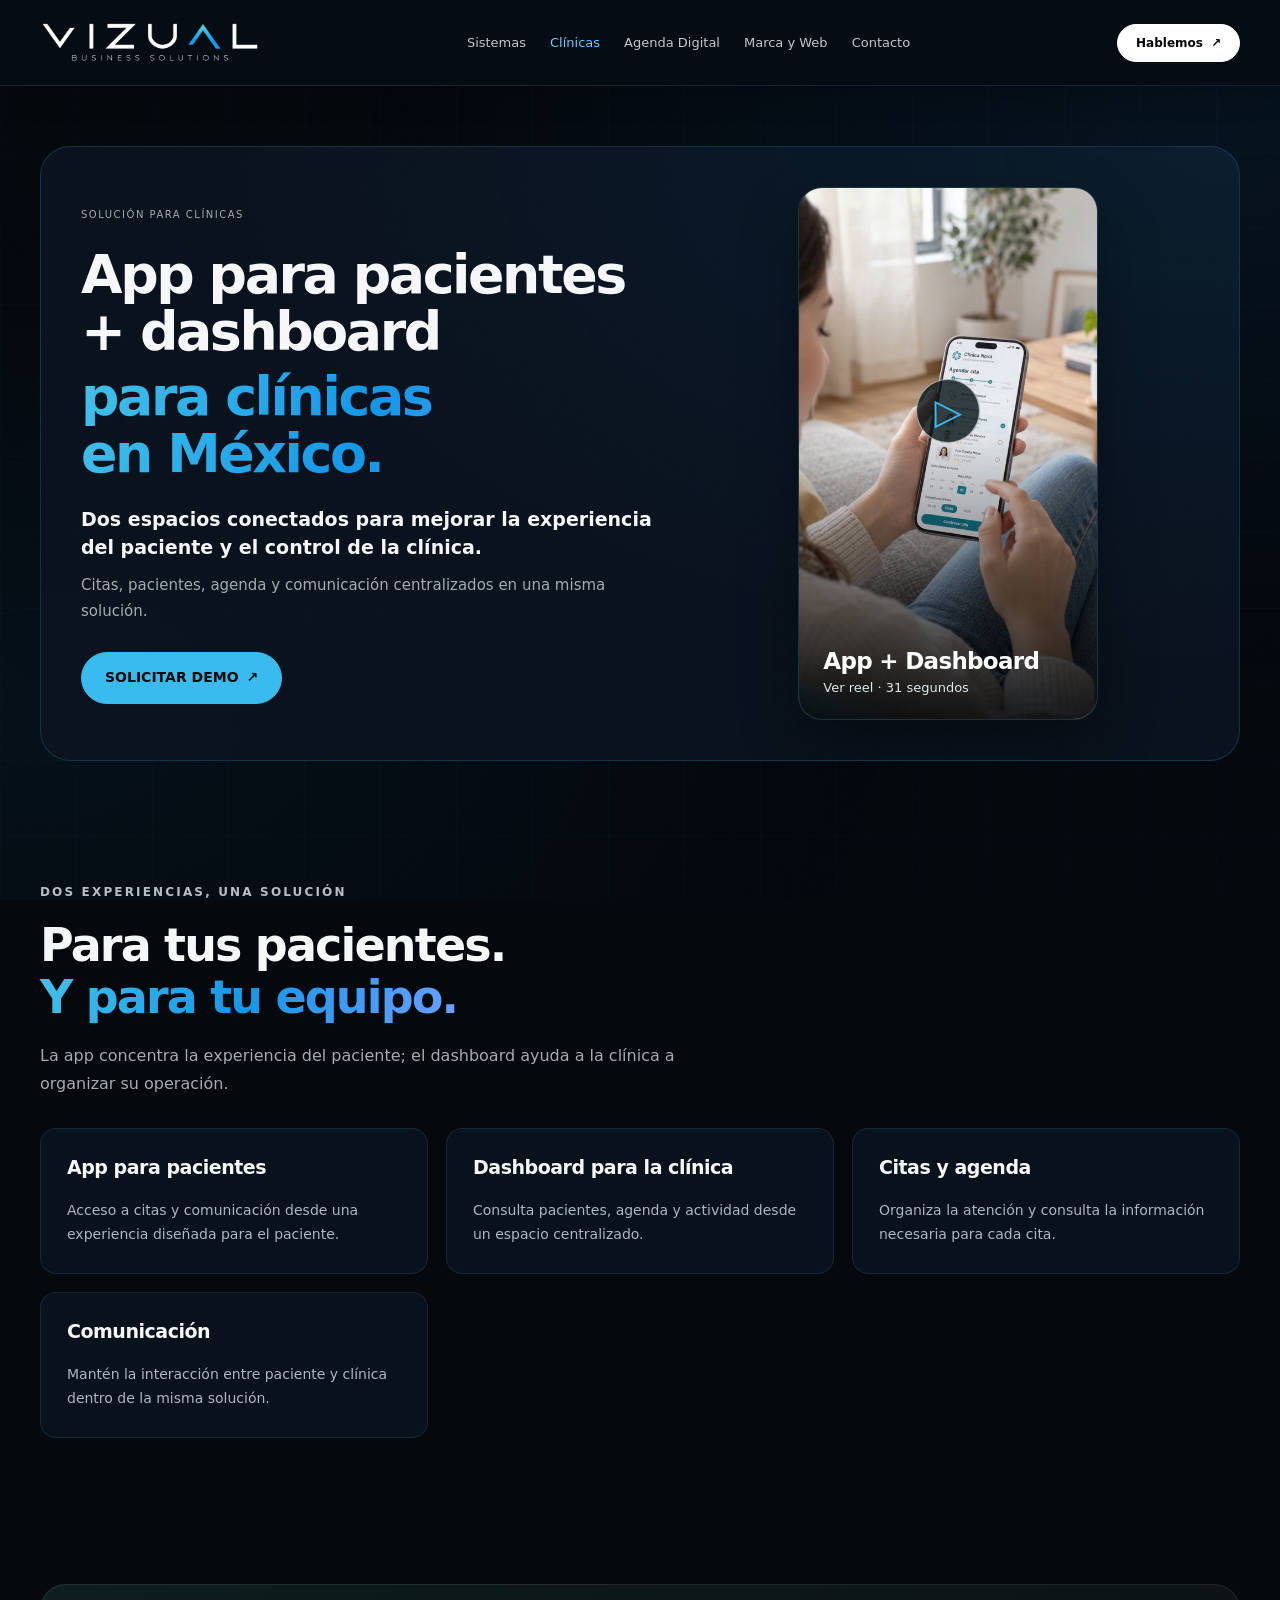
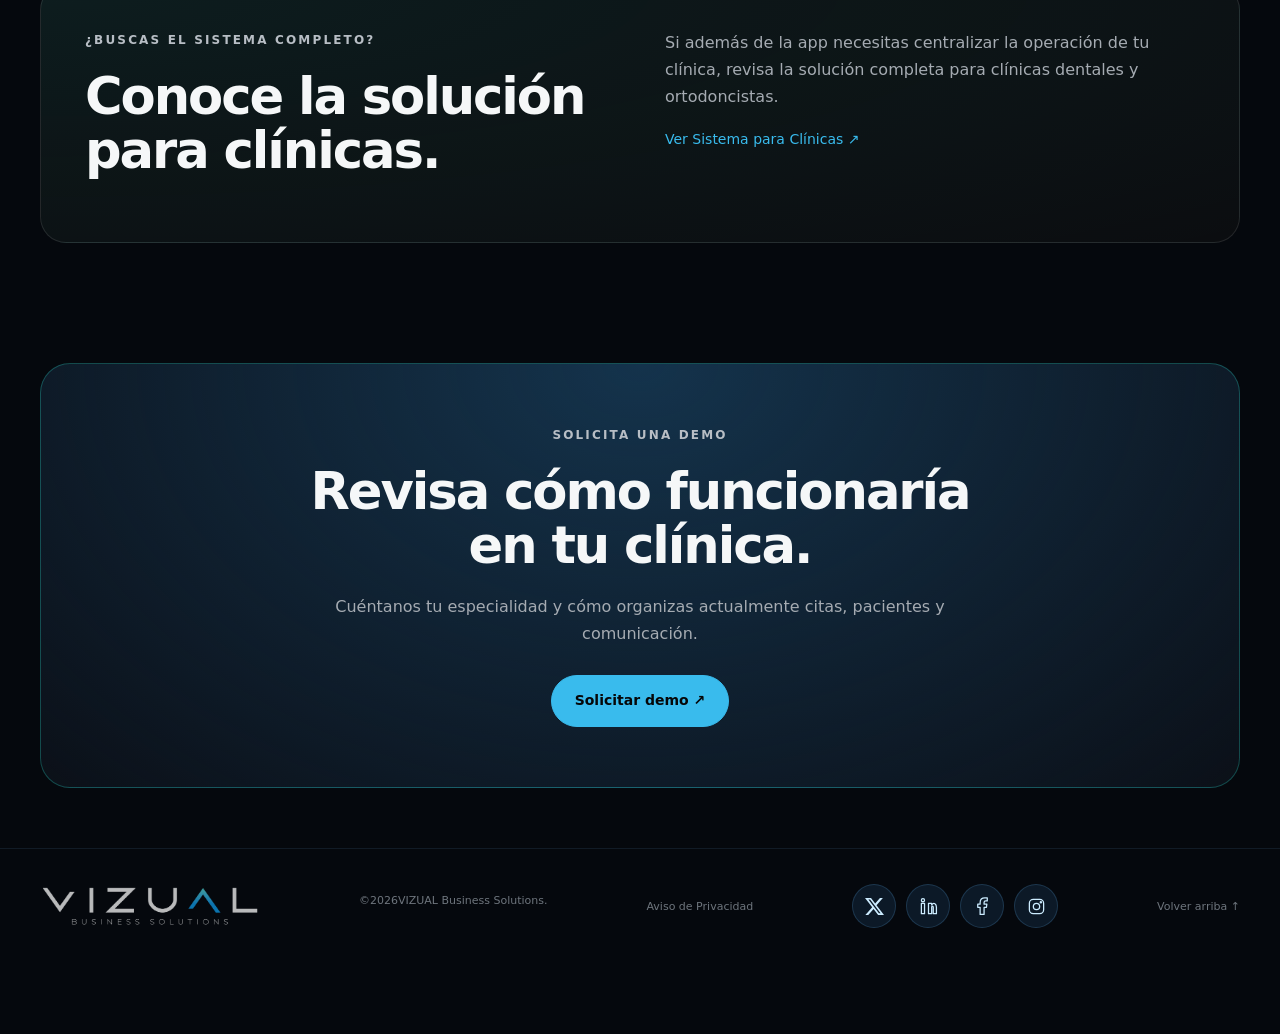
<file: app-para-pacientes.html>
<!doctype html>
<html lang="es-MX">
<head>
<meta charset="utf-8">
<meta name="viewport" content="width=device-width, initial-scale=1">
<meta name="theme-color" content="#050608">
<title>App para pacientes y dashboard para clínicas | VIZUAL</title>
<meta name="description" content="App para pacientes y dashboard para clínicas en México. Centraliza citas, pacientes, agenda y comunicación en una sola solución. Solicita una demo.">
<link rel="canonical" href="https://vizualmx.com/app-para-pacientes">
<link rel="icon" type="image/svg+xml" href="assets/business-favicon.svg">
<meta property="og:type" content="website">
<meta property="og:locale" content="es_MX">
<meta property="og:site_name" content="VIZUAL Business Solutions">
<meta property="og:title" content="App para pacientes y dashboard para clínicas | VIZUAL">
<meta property="og:description" content="App para pacientes y dashboard para clínicas en México. Centraliza citas, pacientes, agenda y comunicación en una sola solución. Solicita una demo.">
<meta property="og:url" content="https://vizualmx.com/app-para-pacientes">
<meta property="og:image" content="https://vizualmx.com/assets/social/business-solutions.png">
<meta name="twitter:card" content="summary_large_image">
<meta name="twitter:title" content="App para pacientes y dashboard para clínicas | VIZUAL">
<meta name="twitter:description" content="App para pacientes y dashboard para clínicas en México. Centraliza citas, pacientes, agenda y comunicación en una sola solución. Solicita una demo.">
<meta name="twitter:image" content="https://vizualmx.com/assets/social/business-solutions.png">
<link rel="stylesheet" href="styles.css?v=business-4">
<link rel="stylesheet" href="refinements.css?v=18">
<script type="application/ld+json">{"@context":"https://schema.org","@type":"Service","name":"App para pacientes y dashboard para clínicas","description":"App para pacientes y dashboard para clínicas en México. Centraliza citas, pacientes, agenda y comunicación en una sola solución. Solicita una demo.","url":"https://vizualmx.com/app-para-pacientes","provider":{"@type":"Organization","name":"VIZUAL Business Solutions","url":"https://vizualmx.com/"}}</script>
<script defer src="analytics.js?v=2"></script>
</head>
<body class="business-page clinic-page">
<a class="skip-link" href="#contenido">Saltar al contenido</a>
<div class="noise" aria-hidden="true"></div>
<header class="site-header" id="top">
<a class="brand" href="/" aria-label="VIZUAL Business Solutions — inicio">
<img class="official-wordmark" src="assets/vizual-business-solutions.png" alt="VIZUAL Business Solutions" width="1200" height="226">
</a>
<button class="menu-toggle" type="button" aria-expanded="false" aria-controls="main-nav" hidden><span class="menu-label">Menú</span><span class="menu-lines" aria-hidden="true"></span></button>
<nav class="nav" id="main-nav" aria-label="Principal">
<a href="/operaciones"><span>Sistemas</span><small class="nav-description">Sistemas para tu empresa</small></a>
<a href="/sistema-para-clinicas" aria-current="page"><span>Clínicas</span><small class="nav-description">App para pacientes + dashboard</small></a>
<a href="/agenda-digital"><span>Agenda Digital</span><small class="nav-description">Agenda personalizada sin mensualidades</small></a>
<a href="/business-experience"><span>Marca y Web</span><small class="nav-description">Branding, web y presencia digital</small></a>
<a href="/contacto"><span>Contacto</span><small class="nav-description">Hablemos de tu proyecto</small></a>
<a class="nav-diagnosis" href="/contacto">Solicitar diagnóstico <span aria-hidden="true">↗</span></a>
<div role="group" class="footer-socials mobile-nav-socials" aria-label="Redes sociales de VIZUAL"><a href="https://x.com/vizualmx" target="_blank" rel="noopener noreferrer" aria-label="VIZUAL en X" title="X"><svg viewBox="0 0 24 24" aria-hidden="true"><path fill="currentColor" stroke="none" d="M18.901 1.153h3.68l-8.04 9.19L24 22.846h-7.406l-5.8-7.584-6.64 7.584H.47l8.6-9.835L0 1.154h7.594l5.243 6.932 6.064-6.933Zm-1.29 19.49h2.039L6.487 3.24H4.3l13.31 17.403Z"/></svg></a><a href="https://www.linkedin.com/company/vizualmx" target="_blank" rel="noopener noreferrer" aria-label="VIZUAL en LinkedIn" title="LinkedIn"><svg viewBox="0 0 24 24" aria-hidden="true"><rect x="3" y="8" width="4" height="13"/><circle cx="5" cy="4" r="2"/><path d="M12 21V8h4v2c3-4 6-1 6 3v8h-4v-8c0-2-2-2-2 0v8Z"/></svg></a><a href="https://www.facebook.com/vizualmx" target="_blank" rel="noopener noreferrer" aria-label="VIZUAL en Facebook" title="Facebook"><svg viewBox="0 0 24 24" aria-hidden="true"><path d="M14 22V13h3l.5-4H14V7c0-1 .5-2 2-2h2V1h-3c-4 0-6 2-6 6v2H6v4h3v9Z"/></svg></a><a href="https://www.instagram.com/vizualmx/" target="_blank" rel="noopener noreferrer" aria-label="VIZUAL en Instagram" title="Instagram"><svg viewBox="0 0 24 24" aria-hidden="true"><rect x="3" y="3" width="18" height="18" rx="5"/><circle cx="12" cy="12" r="4"/><circle cx="17.5" cy="6.5" r=".8"/></svg></a></div>
</nav>
<a class="btn btn-small header-contact" href="/contacto">Hablemos <span aria-hidden="true">↗</span></a>
</header>
<main id="contenido">
<section class="clinic section-pad clinic-landing-hero" aria-labelledby="app-title">
<div class="clinic-card">
<div class="clinic-copy">
<a class="clinic-back" href="/sistema-para-clinicas">SOLUCIÓN PARA CLÍNICAS</a>
<h1 id="app-title">App para pacientes + dashboard <span>para clínicas en México.</span></h1>
<p class="clinic-subtitle">Dos espacios conectados para mejorar la experiencia del paciente y el control de la clínica.</p>
<p class="clinic-description">Citas, pacientes, agenda y comunicación centralizados en una misma solución.</p>
<a class="btn clinic-cta" href="https://wa.me/526861992711?text=Hola%2C%20me%20interesa%20la%20app%20para%20pacientes%20%2B%20dashboard%20para%20mi%20cl%C3%ADnica.%20Quisiera%20solicitar%20una%20demo." target="_blank" rel="noopener noreferrer">SOLICITAR DEMO <span aria-hidden="true">↗</span></a>
</div>
<a class="clinic-reel-preview" href="assets/projects/clinic-reel-v2.mp4" data-video-project aria-haspopup="dialog" aria-label="Ver demo visual de la app y dashboard">
<img src="assets/projects/clinic-reel-poster-v2.jpg" alt="App para pacientes y dashboard para clínicas" width="720" height="1280" loading="lazy">
<span class="clinic-reel-play" aria-hidden="true">▷</span>
<span class="clinic-reel-caption"><strong>App + Dashboard</strong><span>Ver reel · 31 segundos</span></span>
</a>
</div>
</section>
<section class="section-pad clinic-content">
<div class="section-heading"><span class="kicker">DOS EXPERIENCIAS, UNA SOLUCIÓN</span><h2>Para tus pacientes.<br><span>Y para tu equipo.</span></h2><p>La app concentra la experiencia del paciente; el dashboard ayuda a la clínica a organizar su operación.</p></div>
<div class="modules-grid">
<article class="module-card"><h3>App para pacientes</h3><p>Acceso a citas y comunicación desde una experiencia diseñada para el paciente.</p></article>
<article class="module-card"><h3>Dashboard para la clínica</h3><p>Consulta pacientes, agenda y actividad desde un espacio centralizado.</p></article>
<article class="module-card"><h3>Citas y agenda</h3><p>Organiza la atención y consulta la información necesaria para cada cita.</p></article>
<article class="module-card"><h3>Comunicación</h3><p>Mantén la interacción entre paciente y clínica dentro de la misma solución.</p></article>
</div>
</section>
<section class="section-pad clinic-content">
<div class="clinic-support"><div><span class="kicker">¿BUSCAS EL SISTEMA COMPLETO?</span><h2>Conoce la solución<br>para clínicas.</h2></div><div><p>Si además de la app necesitas centralizar la operación de tu clínica, revisa la solución completa para clínicas dentales y ortodoncistas.</p><a class="text-link" href="/sistema-para-clinicas">Ver Sistema para Clínicas ↗</a></div></div>
</section>
<section class="section-pad clinic-content"><div class="clinic-demo"><span class="kicker">SOLICITA UNA DEMO</span><h2>Revisa cómo funcionaría<br>en tu clínica.</h2><p>Cuéntanos tu especialidad y cómo organizas actualmente citas, pacientes y comunicación.</p><a class="btn clinic-cta" href="https://wa.me/526861992711?text=Hola%2C%20me%20interesa%20la%20app%20para%20pacientes%20%2B%20dashboard%20para%20mi%20cl%C3%ADnica.%20Quisiera%20solicitar%20una%20demo." target="_blank" rel="noopener noreferrer">Solicitar demo ↗</a></div></section>
</main>
<footer>
<a class="brand" href="/" aria-label="VIZUAL Business Solutions — inicio">
<img class="official-wordmark" src="assets/vizual-business-solutions.png" alt="VIZUAL Business Solutions" width="1200" height="226">
</a>
<p>© <span id="year">2026</span> VIZUAL Business Solutions.</p>
<a href="/aviso-de-privacidad">Aviso de Privacidad</a>
<div class="footer-socials" aria-label="Redes sociales de VIZUAL"><a href="https://x.com/vizualmx" target="_blank" rel="noopener noreferrer" aria-label="VIZUAL en X" title="X"><svg viewBox="0 0 24 24" aria-hidden="true"><path fill="currentColor" stroke="none" d="M18.901 1.153h3.68l-8.04 9.19L24 22.846h-7.406l-5.8-7.584-6.64 7.584H.47l8.6-9.835L0 1.154h7.594l5.243 6.932 6.064-6.933Zm-1.29 19.49h2.039L6.487 3.24H4.3l13.31 17.403Z"/></svg></a><a href="https://www.linkedin.com/company/vizualmx" target="_blank" rel="noopener noreferrer" aria-label="VIZUAL en LinkedIn" title="LinkedIn"><svg viewBox="0 0 24 24" aria-hidden="true"><rect x="3" y="8" width="4" height="13"/><circle cx="5" cy="4" r="2"/><path d="M12 21V8h4v2c3-4 6-1 6 3v8h-4v-8c0-2-2-2-2 0v8Z"/></svg></a><a href="https://www.facebook.com/vizualmx" target="_blank" rel="noopener noreferrer" aria-label="VIZUAL en Facebook" title="Facebook"><svg viewBox="0 0 24 24" aria-hidden="true"><path d="M14 22V13h3l.5-4H14V7c0-1 .5-2 2-2h2V1h-3c-4 0-6 2-6 6v2H6v4h3v9Z"/></svg></a><a href="https://www.instagram.com/vizualmx/" target="_blank" rel="noopener noreferrer" aria-label="VIZUAL en Instagram" title="Instagram"><svg viewBox="0 0 24 24" aria-hidden="true"><rect x="3" y="3" width="18" height="18" rx="5"/><circle cx="12" cy="12" r="4"/><circle cx="17.5" cy="6.5" r=".8"/></svg></a></div>
<a href="#top">Volver arriba ↑</a>
</footer>
<script src="script.js?v=business-5"></script>
</body></html>
</file>
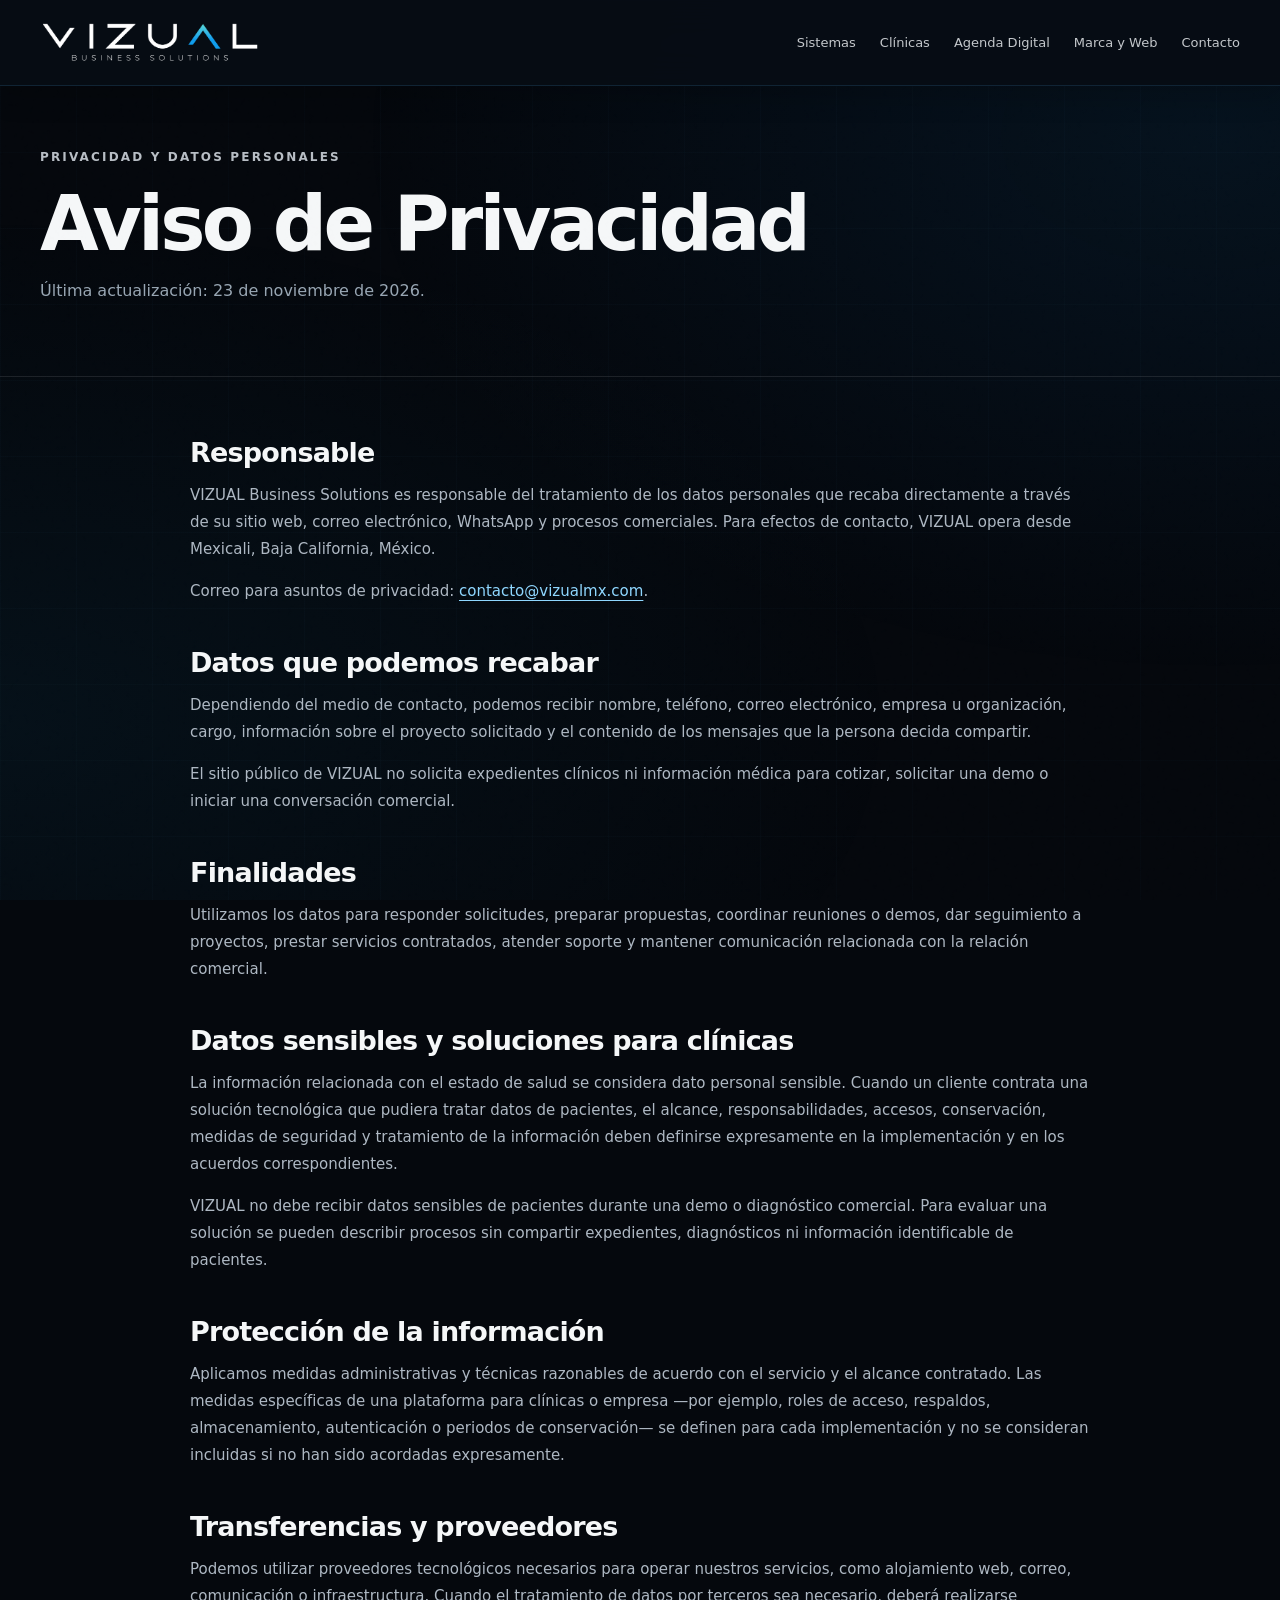
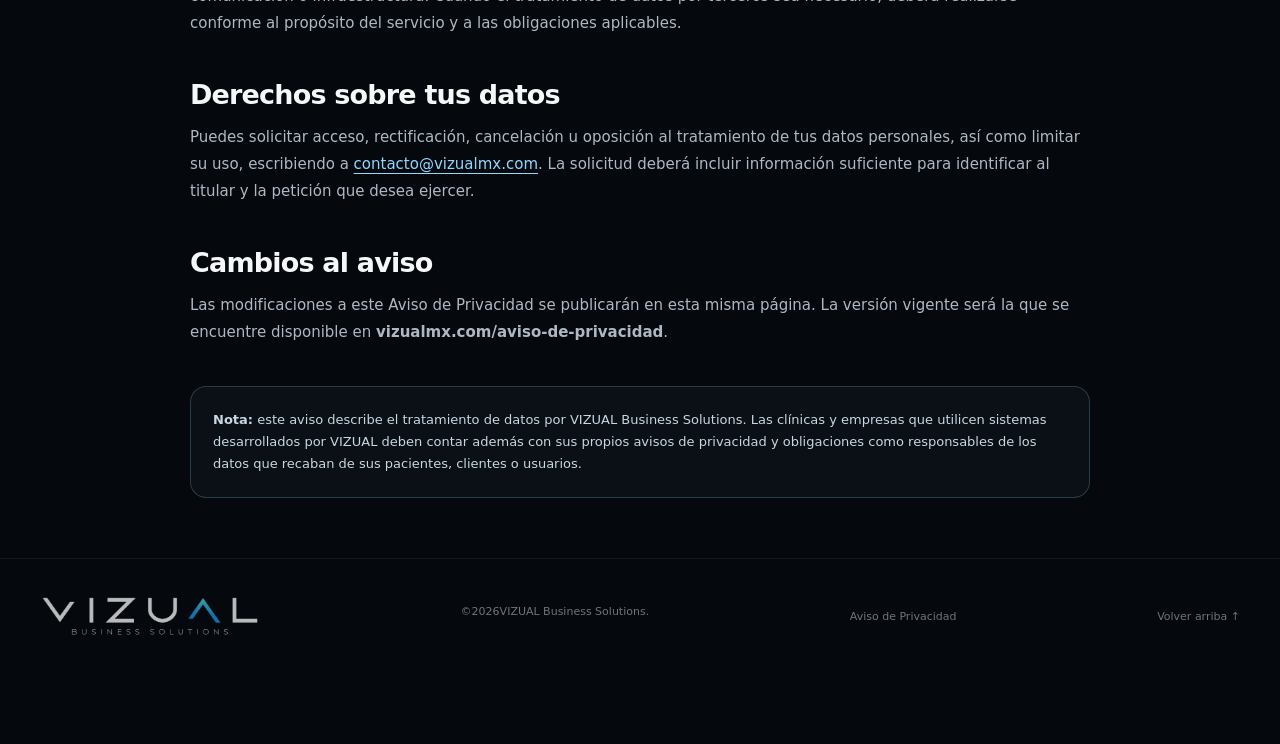
<file: aviso-de-privacidad.html>
<!doctype html>
<html lang="es-MX">
<head>
<meta charset="utf-8">
<meta name="viewport" content="width=device-width, initial-scale=1">
<meta name="theme-color" content="#050608">
<title>Aviso de Privacidad | VIZUAL Business Solutions</title>
<meta name="description" content="Aviso de Privacidad de VIZUAL Business Solutions para clientes, prospectos y usuarios de vizualmx.com.">
<link rel="canonical" href="https://vizualmx.com/aviso-de-privacidad">
<link rel="icon" type="image/svg+xml" href="assets/business-favicon.svg">
<link rel="stylesheet" href="styles.css?v=business-4">
<link rel="stylesheet" href="refinements.css?v=17">
</head>
<body class="business-page privacy-page">
<a class="skip-link" href="#contenido">Saltar al contenido</a>
<div class="noise" aria-hidden="true"></div>
<header class="site-header" id="top">
<a class="brand" href="/" aria-label="VIZUAL Business Solutions — inicio">
<img class="official-wordmark" src="assets/vizual-business-solutions.png" alt="VIZUAL Business Solutions" width="1200" height="226">
</a>
<nav class="nav" aria-label="Principal">
<a href="/operaciones"><span>Sistemas</span></a>
<a href="/sistema-para-clinicas"><span>Clínicas</span></a>
<a href="/agenda-digital"><span>Agenda Digital</span></a>
<a href="/business-experience"><span>Marca y Web</span></a>
<a href="/contacto"><span>Contacto</span></a>
</nav>
</header>
<main id="contenido">
<section class="section-pad legal-hero">
<span class="kicker">PRIVACIDAD Y DATOS PERSONALES</span>
<h1>Aviso de Privacidad</h1>
<p>Última actualización: 23 de noviembre de 2026.</p>
</section>
<section class="section-pad legal-content">
<article>
<h2>Responsable</h2>
<p>VIZUAL Business Solutions es responsable del tratamiento de los datos personales que recaba directamente a través de su sitio web, correo electrónico, WhatsApp y procesos comerciales. Para efectos de contacto, VIZUAL opera desde Mexicali, Baja California, México.</p>
<p>Correo para asuntos de privacidad: <a href="mailto:contacto@vizualmx.com">contacto@vizualmx.com</a>.</p>

<h2>Datos que podemos recabar</h2>
<p>Dependiendo del medio de contacto, podemos recibir nombre, teléfono, correo electrónico, empresa u organización, cargo, información sobre el proyecto solicitado y el contenido de los mensajes que la persona decida compartir.</p>
<p>El sitio público de VIZUAL no solicita expedientes clínicos ni información médica para cotizar, solicitar una demo o iniciar una conversación comercial.</p>

<h2>Finalidades</h2>
<p>Utilizamos los datos para responder solicitudes, preparar propuestas, coordinar reuniones o demos, dar seguimiento a proyectos, prestar servicios contratados, atender soporte y mantener comunicación relacionada con la relación comercial.</p>

<h2>Datos sensibles y soluciones para clínicas</h2>
<p>La información relacionada con el estado de salud se considera dato personal sensible. Cuando un cliente contrata una solución tecnológica que pudiera tratar datos de pacientes, el alcance, responsabilidades, accesos, conservación, medidas de seguridad y tratamiento de la información deben definirse expresamente en la implementación y en los acuerdos correspondientes.</p>
<p>VIZUAL no debe recibir datos sensibles de pacientes durante una demo o diagnóstico comercial. Para evaluar una solución se pueden describir procesos sin compartir expedientes, diagnósticos ni información identificable de pacientes.</p>

<h2>Protección de la información</h2>
<p>Aplicamos medidas administrativas y técnicas razonables de acuerdo con el servicio y el alcance contratado. Las medidas específicas de una plataforma para clínicas o empresa —por ejemplo, roles de acceso, respaldos, almacenamiento, autenticación o periodos de conservación— se definen para cada implementación y no se consideran incluidas si no han sido acordadas expresamente.</p>

<h2>Transferencias y proveedores</h2>
<p>Podemos utilizar proveedores tecnológicos necesarios para operar nuestros servicios, como alojamiento web, correo, comunicación o infraestructura. Cuando el tratamiento de datos por terceros sea necesario, deberá realizarse conforme al propósito del servicio y a las obligaciones aplicables.</p>

<h2>Derechos sobre tus datos</h2>
<p>Puedes solicitar acceso, rectificación, cancelación u oposición al tratamiento de tus datos personales, así como limitar su uso, escribiendo a <a href="mailto:contacto@vizualmx.com">contacto@vizualmx.com</a>. La solicitud deberá incluir información suficiente para identificar al titular y la petición que desea ejercer.</p>

<h2>Cambios al aviso</h2>
<p>Las modificaciones a este Aviso de Privacidad se publicarán en esta misma página. La versión vigente será la que se encuentre disponible en <strong>vizualmx.com/aviso-de-privacidad</strong>.</p>

<div class="legal-note">
<strong>Nota:</strong> este aviso describe el tratamiento de datos por VIZUAL Business Solutions. Las clínicas y empresas que utilicen sistemas desarrollados por VIZUAL deben contar además con sus propios avisos de privacidad y obligaciones como responsables de los datos que recaban de sus pacientes, clientes o usuarios.
</div>
</article>
</section>
</main>
<footer>
<a class="brand" href="/"><img class="official-wordmark" src="assets/vizual-business-solutions.png" alt="VIZUAL Business Solutions" width="1200" height="226"></a>
<p>© <span id="year">2026</span> VIZUAL Business Solutions.</p>
<a href="/aviso-de-privacidad">Aviso de Privacidad</a>
<a href="#top">Volver arriba ↑</a>
</footer>
<script src="script.js?v=business-5"></script>
</body>
</html>
</file>
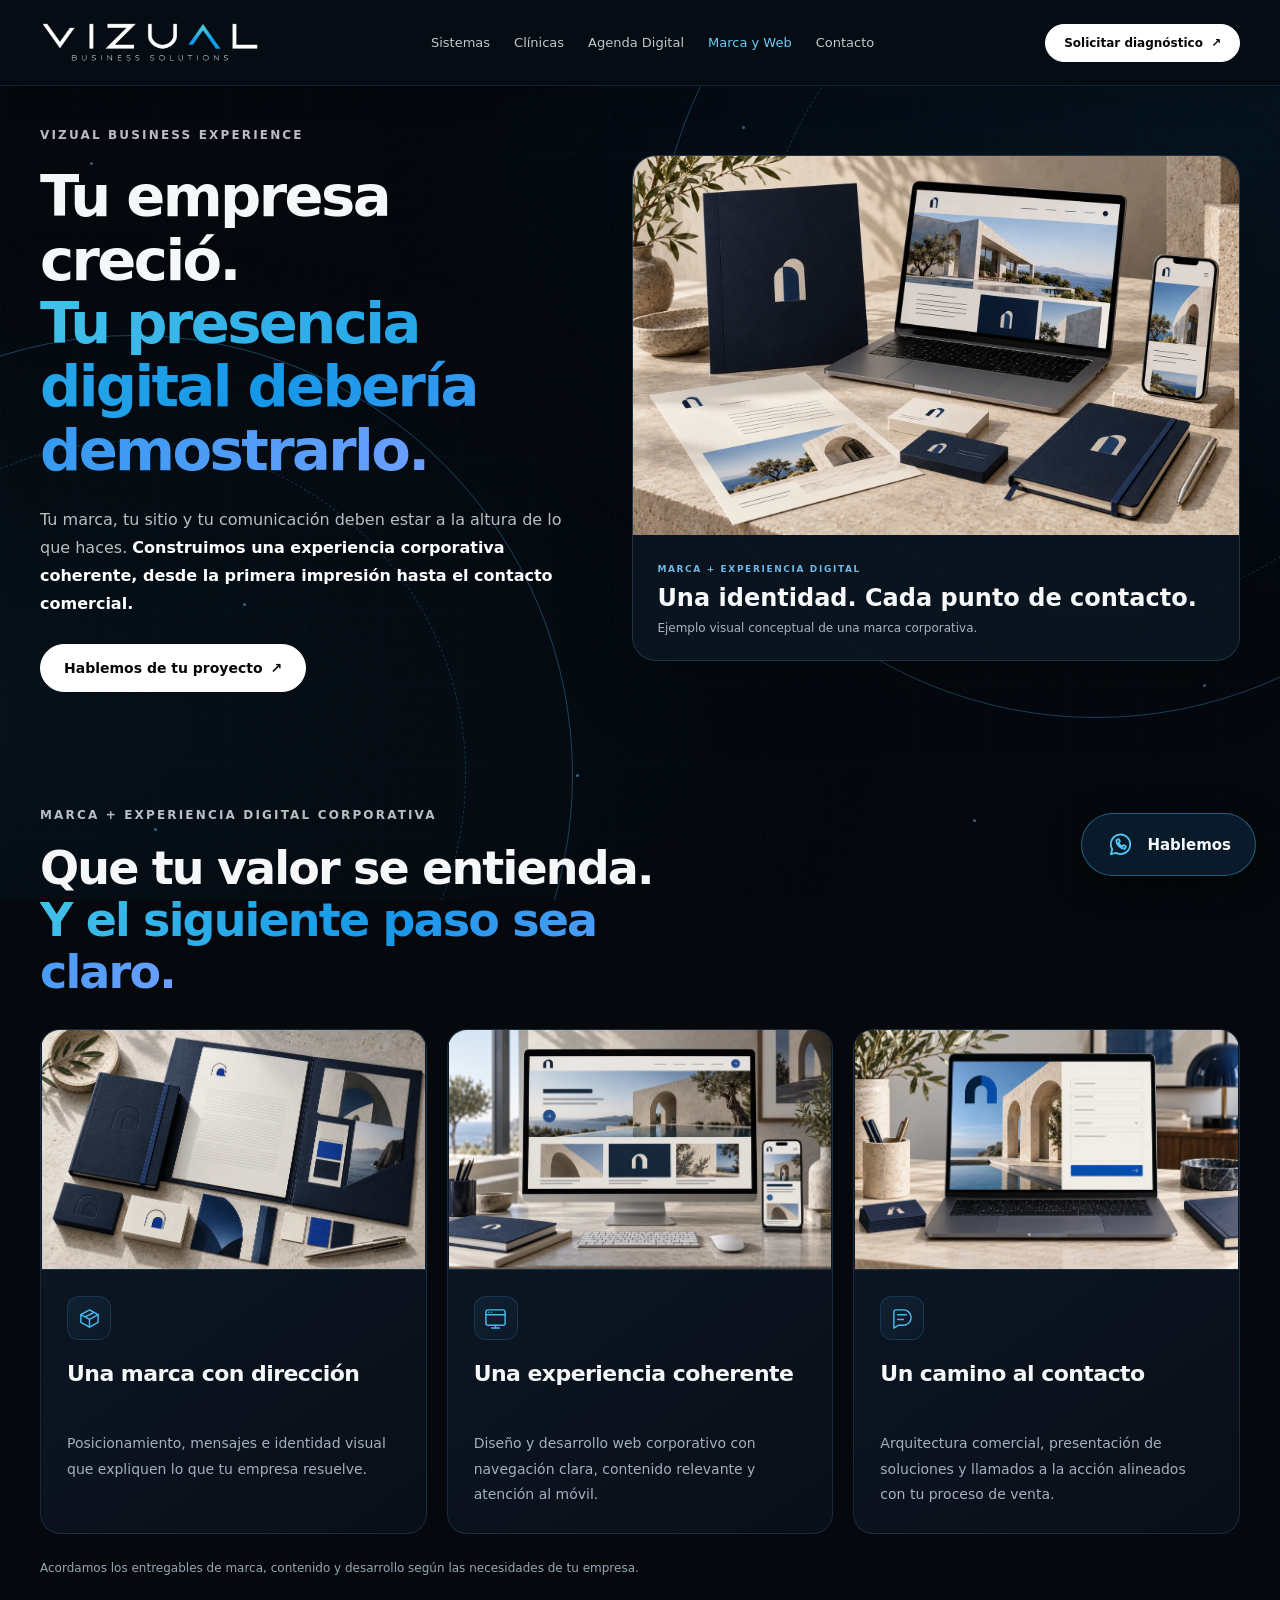
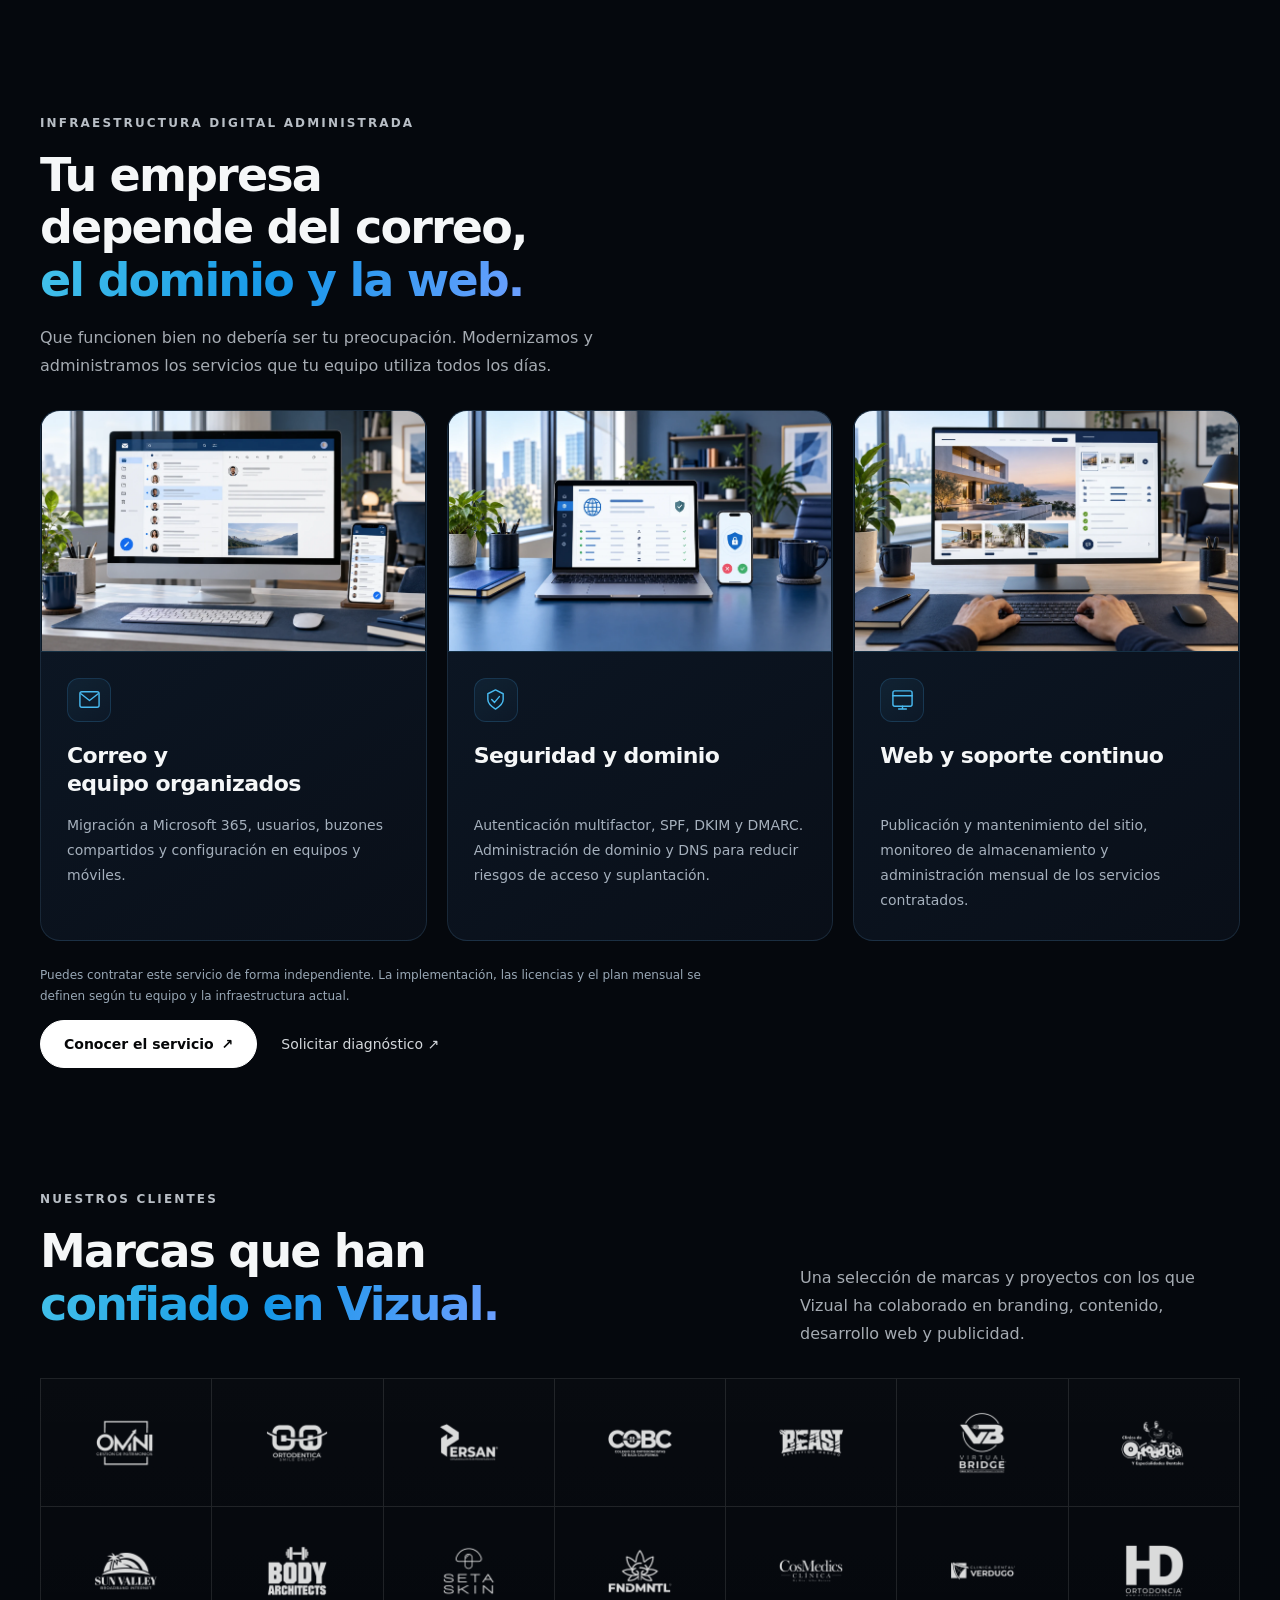
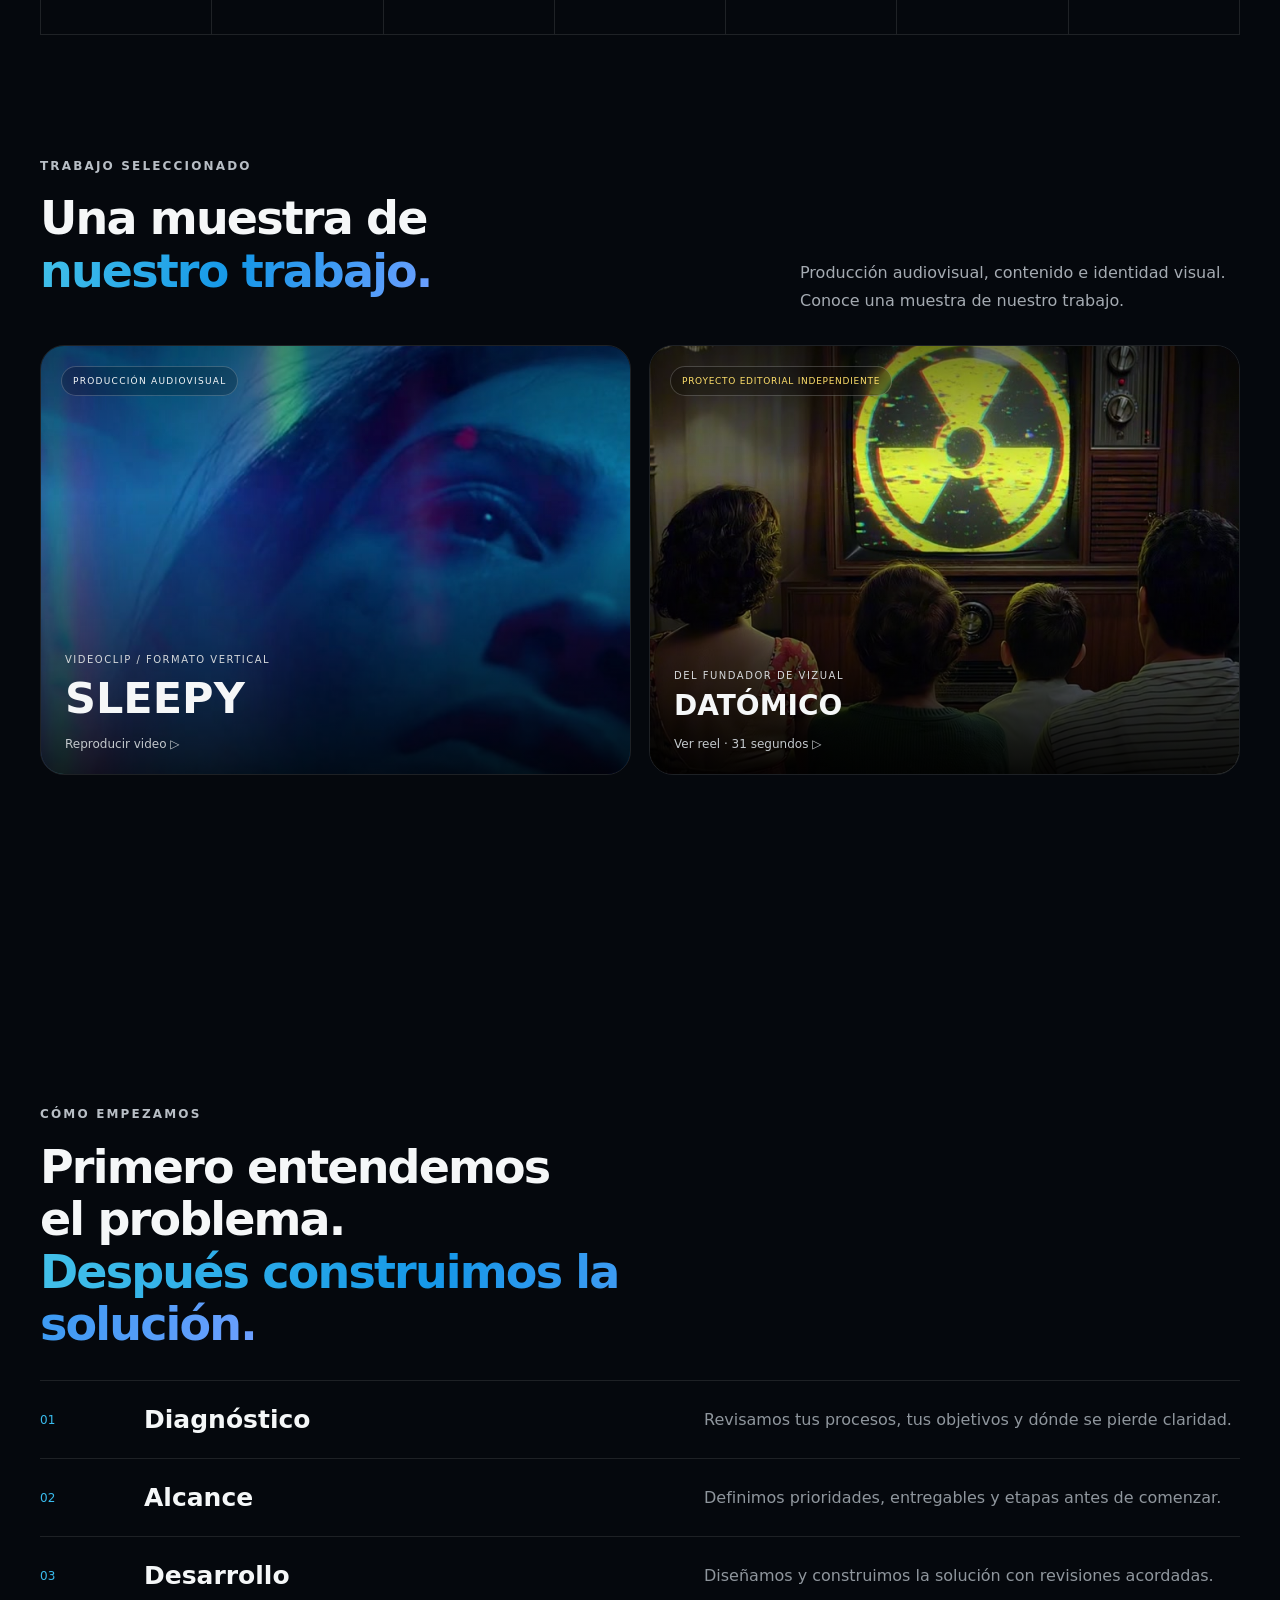
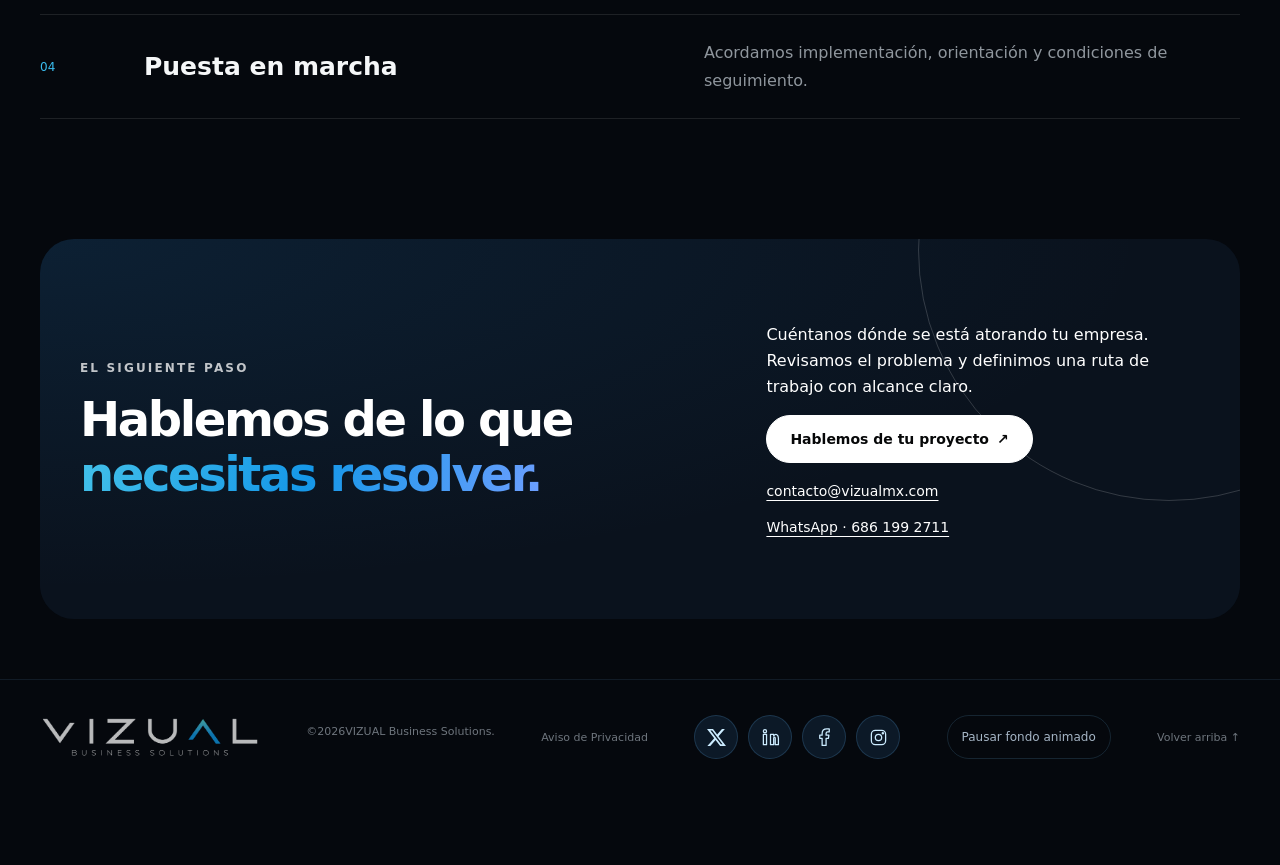
<file: business-experience.html>
<!doctype html>
<html lang="es-MX">
<head>
<meta charset="utf-8">
<meta name="viewport" content="width=device-width, initial-scale=1">
<meta name="theme-color" content="#050608">
<title>Marca y Web | Marca y experiencia digital corporativa</title>
<meta name="description" content="Marca, experiencia web e infraestructura digital administrada. Correo Microsoft 365, seguridad, dominio y soporte para empresas. Hablemos de tu proyecto.">
<link rel="canonical" href="https://vizualmx.com/business-experience">
<link rel="icon" type="image/svg+xml" href="assets/business-favicon.svg">
<meta property="og:type" content="website">
<meta property="og:locale" content="es_MX">
<meta property="og:site_name" content="VIZUAL Business Solutions">
<meta property="og:title" content="Marca y Web | Marca y experiencia digital corporativa">
<meta property="og:description" content="Marca, experiencia web e infraestructura digital administrada. Correo Microsoft 365, seguridad, dominio y soporte para empresas. Hablemos de tu proyecto.">
<meta property="og:url" content="https://vizualmx.com/business-experience">
<meta property="og:image" content="https://vizualmx.com/assets/social/business-solutions.png">
<meta property="og:image:width" content="1200">
<meta property="og:image:height" content="630">
<meta property="og:image:alt" content="VIZUAL Business Solutions: Sistemas, Clínicas, Agenda Digital y Marca y Web">
<meta name="twitter:card" content="summary_large_image">
<meta name="twitter:title" content="Marca y Web | Marca y experiencia digital corporativa">
<meta name="twitter:description" content="Marca, experiencia web e infraestructura digital administrada. Correo Microsoft 365, seguridad, dominio y soporte para empresas. Hablemos de tu proyecto.">
<meta name="twitter:image" content="https://vizualmx.com/assets/social/business-solutions.png">
<link rel="stylesheet" href="styles.css?v=business-4">
<link rel="stylesheet" href="refinements.css?v=18">
<script type="application/ld+json">{"@context": "https://schema.org", "@graph": [{"@type": "Organization", "@id": "https://vizualmx.com/#organization", "name": "VIZUAL Business Solutions", "url": "https://vizualmx.com/", "email": "contacto@vizualmx.com", "telephone": "+526861992711", "logo": "https://vizualmx.com/assets/vizual-business-solutions.png"}, {"@type": "WebSite", "@id": "https://vizualmx.com/#website", "url": "https://vizualmx.com/", "name": "VIZUAL Business Solutions", "publisher": {"@id": "https://vizualmx.com/#organization"}, "inLanguage": "es-MX"}, {"@type": "WebPage", "@id": "https://vizualmx.com/business-experience#webpage", "url": "https://vizualmx.com/business-experience", "name": "Marca y Web | Marca y experiencia digital corporativa", "description": "Marca, experiencia web e infraestructura digital administrada. Correo Microsoft 365, seguridad, dominio y soporte para empresas. Hablemos de tu proyecto.", "isPartOf": {"@id": "https://vizualmx.com/#website"}, "inLanguage": "es-MX"}, {"@type": "Service", "name": "Marca y Web", "description": "Marca, experiencia web e infraestructura digital administrada. Correo Microsoft 365, seguridad, dominio y soporte para empresas. Hablemos de tu proyecto.", "url": "https://vizualmx.com/business-experience", "provider": {"@id": "https://vizualmx.com/#organization"}}]}</script>
<script defer src="analytics.js?v=2">
</script>
</head>
<body class="business-page experience-page">
<div class="tech-background" aria-hidden="true"><div class="tech-orbit tech-orbit-one"></div><div class="tech-orbit tech-orbit-two"></div><i class="tech-particle" style="--x:7%;--y:18%;--delay:-0s;--duration:24s"></i><i class="tech-particle" style="--x:19%;--y:67%;--delay:-3s;--duration:30s"></i><i class="tech-particle" style="--x:31%;--y:35%;--delay:-6s;--duration:36s"></i><i class="tech-particle" style="--x:45%;--y:86%;--delay:-9s;--duration:42s"></i><i class="tech-particle" style="--x:58%;--y:14%;--delay:-12s;--duration:24s"></i><i class="tech-particle" style="--x:69%;--y:57%;--delay:-15s;--duration:30s"></i><i class="tech-particle" style="--x:82%;--y:27%;--delay:-18s;--duration:36s"></i><i class="tech-particle" style="--x:94%;--y:76%;--delay:-21s;--duration:42s"></i><i class="tech-particle" style="--x:12%;--y:92%;--delay:-24s;--duration:24s"></i><i class="tech-particle" style="--x:54%;--y:48%;--delay:-27s;--duration:30s"></i><i class="tech-particle" style="--x:76%;--y:91%;--delay:-30s;--duration:36s"></i><i class="tech-particle" style="--x:90%;--y:8%;--delay:-33s;--duration:42s"></i></div>
<a class="skip-link" href="#contenido">Saltar al contenido</a>
<div class="noise" aria-hidden="true">
</div>
<header class="site-header" id="top">
<a class="brand" href="/" aria-label="VIZUAL Business Solutions — inicio">
<img class="official-wordmark" src="assets/vizual-business-solutions.png" alt="VIZUAL Business Solutions" width="1200" height="226">
</a>
<button class="menu-toggle" type="button" aria-expanded="false" aria-controls="main-nav" hidden><span class="menu-label">Menú</span><span class="menu-lines" aria-hidden="true"></span>
</button>
<nav class="nav" id="main-nav" aria-label="Principal">
<a href="/operaciones"><span>Sistemas</span><small class="nav-description">Sistemas para tu empresa</small></a>
<a href="/sistema-para-clinicas"><span>Clínicas</span><small class="nav-description">App para pacientes + dashboard</small></a>
<a href="/agenda-digital"><span>Agenda Digital</span><small class="nav-description">Agenda personalizada sin mensualidades</small></a>
<a href="/business-experience" aria-current="page"><span>Marca y Web</span><small class="nav-description">Branding, web y presencia digital</small></a>
<a href="/contacto"><span>Contacto</span><small class="nav-description">Hablemos de tu proyecto</small></a>
<a class="nav-diagnosis" href="/contacto">Solicitar diagnóstico <span aria-hidden="true">↗</span></a>
<div role="group" class="footer-socials mobile-nav-socials" aria-label="Redes sociales de VIZUAL"><a href="https://x.com/vizualmx" target="_blank" rel="noopener noreferrer" aria-label="VIZUAL en X" title="X"><svg viewBox="0 0 24 24" aria-hidden="true"><path fill="currentColor" stroke="none" d="M18.901 1.153h3.68l-8.04 9.19L24 22.846h-7.406l-5.8-7.584-6.64 7.584H.47l8.6-9.835L0 1.154h7.594l5.243 6.932 6.064-6.933Zm-1.29 19.49h2.039L6.487 3.24H4.3l13.31 17.403Z"/></svg></a><a href="https://www.linkedin.com/company/vizualmx" target="_blank" rel="noopener noreferrer" aria-label="VIZUAL en LinkedIn" title="LinkedIn"><svg viewBox="0 0 24 24" aria-hidden="true"><rect x="3" y="8" width="4" height="13"/><circle cx="5" cy="4" r="2"/><path d="M12 21V8h4v2c3-4 6-1 6 3v8h-4v-8c0-2-2-2-2 0v8Z"/></svg></a><a href="https://www.facebook.com/vizualmx" target="_blank" rel="noopener noreferrer" aria-label="VIZUAL en Facebook" title="Facebook"><svg viewBox="0 0 24 24" aria-hidden="true"><path d="M14 22V13h3l.5-4H14V7c0-1 .5-2 2-2h2V1h-3c-4 0-6 2-6 6v2H6v4h3v9Z"/></svg></a><a href="https://www.instagram.com/vizualmx/" target="_blank" rel="noopener noreferrer" aria-label="VIZUAL en Instagram" title="Instagram"><svg viewBox="0 0 24 24" aria-hidden="true"><rect x="3" y="3" width="18" height="18" rx="5"/><circle cx="12" cy="12" r="4"/><circle cx="17.5" cy="6.5" r=".8"/></svg></a></div>
</nav>
<a class="btn btn-small header-contact" href="/contacto">Solicitar diagnóstico <span aria-hidden="true">↗</span>
</a>
</header>
<main id="contenido">
<section class="section-pad experience-hero"><div class="experience-hero-copy">
<span class="kicker">VIZUAL BUSINESS EXPERIENCE</span>
<h1>Tu empresa creció.<br>
<em>Tu presencia digital debería demostrarlo.</em>
</h1>
<p class="hero-lead">Tu marca, tu sitio y tu comunicación deben estar a la altura de lo que haces. <strong>Construimos una experiencia corporativa coherente, desde la primera impresión hasta el contacto comercial.</strong>
</p>
<a class="btn" href="https://wa.me/526861992711?text=Hola%2C%20quisiera%20hablar%20de%20un%20proyecto%20de%20marca%20y%20experiencia%20digital%20corporativa%20con%20VIZUAL%20Business%20Experience." target="_blank" rel="noopener noreferrer" data-track-event="whatsapp_click" data-track-placement="hero" data-track-interest="experience">Hablemos de tu proyecto <span aria-hidden="true">↗</span>
</a>
</div><figure class="experience-media experience-brand-hero">
<img src="assets/experience/hero.webp" alt="Composición conceptual de marca: papelería, tarjetas, folder, sitio web y móvil" width="1586" height="992" fetchpriority="high" decoding="async">
<figcaption><span class="kicker">MARCA + EXPERIENCIA DIGITAL</span><strong>Una identidad. Cada punto de contacto.</strong><p>Ejemplo visual conceptual de una marca corporativa.</p></figcaption>
</figure></section>
<section class="section-pad">
<div class="section-heading">
<span class="kicker">MARCA + EXPERIENCIA DIGITAL CORPORATIVA</span>
<h2>Que tu valor se entienda.<br>
<span>Y el siguiente paso sea claro.</span>
</h2>
</div>
<div class="capability-grid">
<article class="experience-image-card">
<div class="experience-card-image"><img src="assets/experience/marca.webp" alt="Papelería e identidad visual corporativa conceptual" width="1586" height="992" loading="lazy" decoding="async"></div>
<div class="experience-card-copy">
<span class="capability-icon" aria-hidden="true"><svg viewBox="0 0 24 24" fill="none"><path d="m12 3 9 5v8l-9 5-9-5V8Z"/><path d="m3 8 9 5 9-5m-9 5v8m-4-11 8-4"/></svg></span>
<h3>Una marca con dirección</h3>
<p>Posicionamiento, mensajes e identidad visual que expliquen lo que tu empresa resuelve.</p>
</div>
</article>
<article class="experience-image-card">
<div class="experience-card-image"><img src="assets/experience/digital.webp" alt="Sitio corporativo conceptual en computadora y móvil" width="1586" height="992" loading="lazy" decoding="async"></div>
<div class="experience-card-copy">
<span class="capability-icon" aria-hidden="true"><svg viewBox="0 0 24 24" fill="none"><rect x="2" y="3" width="20" height="16" rx="2"/><path d="M2 8h20M8 22h8m-4-3v3M5 5.5h.01m3 0h.01"/></svg></span>
<h3>Una experiencia coherente</h3>
<p>Diseño y desarrollo web corporativo con navegación clara, contenido relevante y atención al móvil.</p>
</div>
</article>
<article class="experience-image-card">
<div class="experience-card-image"><img src="assets/experience/contacto.webp" alt="Formulario de contacto conceptual en una laptop" width="1586" height="992" loading="lazy" decoding="async"></div>
<div class="experience-card-copy">
<span class="capability-icon" aria-hidden="true"><svg viewBox="0 0 24 24" fill="none"><path d="M21 11a8 8 0 0 1-8 8H8l-5 3V5a2 2 0 0 1 2-2h8a8 8 0 0 1 8 8Z"/><path d="M7 8h9m-9 5h6"/></svg></span>
<h3>Un camino al contacto</h3>
<p>Arquitectura comercial, presentación de soluciones y llamados a la acción alineados con tu proceso de venta.</p>
</div>
</article>
</div>
<p class="scope-note">Acordamos los entregables de marca, contenido y desarrollo según las necesidades de tu empresa.</p>
</section>
<section class="section-pad" id="infraestructura">
<div class="section-heading">
<span class="kicker">INFRAESTRUCTURA DIGITAL ADMINISTRADA</span>
<h2>Tu empresa depende del correo,<br><span>el dominio y la web.</span></h2>
<p>Que funcionen bien no debería ser tu preocupación. Modernizamos y administramos los servicios que tu equipo utiliza todos los días.</p>
</div>
<div class="capability-grid">
<article class="experience-image-card">
<div class="experience-card-image"><img src="assets/experience/correo.webp" alt="Correo corporativo en computadora y móvil: vista conceptual" width="1586" height="992" loading="lazy" decoding="async"></div>
<div class="experience-card-copy">
<span class="capability-icon" aria-hidden="true"><svg viewBox="0 0 24 24" fill="none"><rect x="2" y="4" width="20" height="16" rx="2"/><path d="m3 6 9 7 9-7"/></svg></span>
<h3>Correo y equipo organizados</h3>
<p>Migración a Microsoft 365, usuarios, buzones compartidos y configuración en equipos y móviles.</p>
</div>
</article>
<article class="experience-image-card">
<div class="experience-card-image"><img src="assets/experience/seguridad.webp" alt="Administración de dominio y autenticación: vista conceptual" width="1586" height="992" loading="lazy" decoding="async"></div>
<div class="experience-card-copy">
<span class="capability-icon" aria-hidden="true"><svg viewBox="0 0 24 24" fill="none"><path d="m12 2 8 4v6c0 5-8 10-8 10S4 17 4 12V6Z"/><path d="m8 12 3 3 5-6"/></svg></span>
<h3>Seguridad y dominio</h3>
<p>Autenticación multifactor, SPF, DKIM y DMARC. Administración de dominio y DNS para reducir riesgos de acceso y suplantación.</p>
</div>
</article>
<article class="experience-image-card">
<div class="experience-card-image"><img src="assets/experience/soporte.webp" alt="Mantenimiento de sitio web y soporte: vista conceptual" width="1586" height="992" loading="lazy" decoding="async"></div>
<div class="experience-card-copy">
<span class="capability-icon" aria-hidden="true"><svg viewBox="0 0 24 24" fill="none"><rect x="2" y="3" width="20" height="16" rx="2"/><path d="M2 8h20M8 22h8m-4-3v3"/></svg></span>
<h3>Web y soporte continuo</h3>
<p>Publicación y mantenimiento del sitio, monitoreo de almacenamiento y administración mensual de los servicios contratados.</p>
</div>
</article>
</div>
<p class="scope-note">Puedes contratar este servicio de forma independiente. La implementación, las licencias y el plan mensual se definen según tu equipo y la infraestructura actual.</p>
<div class="section-actions">
<a class="btn" href="/infraestructura-digital">Conocer el servicio <span aria-hidden="true">↗</span></a>
<a class="text-link" href="https://wa.me/526861992711?text=Hola%2C%20quisiera%20un%20diagn%C3%B3stico%20de%20infraestructura%20digital%20administrada%20para%20mi%20empresa." target="_blank" rel="noopener noreferrer">Solicitar diagnóstico ↗</a>
</div>
</section>
<section class="clients section-pad" id="clientes">
      <div class="section-heading horizontal reveal">
        <div>
          <span class="kicker">NUESTROS CLIENTES</span>
          <h2>Marcas que han<br>
<span>confiado en Vizual.</span>
</h2>
        </div>
        <p>Una selección de marcas y proyectos con los que Vizual ha colaborado en branding, contenido, desarrollo web y publicidad.</p>
      </div>
      <div class="logo-wall reveal">
        <div class="client-logo">
<img src="assets/clients/omni.png" alt="OMNI Gestión de Patrimonios" />
</div>
        <div class="client-logo">
<img src="assets/clients/ortodentica-smile-group.png" alt="Ortodentica Smile Group" />
</div>
        <div class="client-logo">
<img src="assets/clients/persan.png" alt="Persan" />
</div>
        <div class="client-logo">
<img src="assets/clients/cobc.png" alt="COBC Colegio de Ortodoncistas de Baja California" />
</div>
        <div class="client-logo">
<img src="assets/clients/beast.png" alt="Beast Nutrition Mexico" />
</div>
        <div class="client-logo">
<img src="assets/clients/virtual-bridge.png" alt="Virtual Bridge" />
</div>
        <div class="client-logo">
<img src="assets/clients/ortoaudia.png" alt="Clínica de Ortoaudia y Especialidades Dentales" />
</div>
        <div class="client-logo">
<img src="assets/clients/sun-valley.png" alt="Sun Valley Broadband Internet" />
</div>
        <div class="client-logo">
<img src="assets/clients/body-architects.png" alt="Body Architects" />
</div>
        <div class="client-logo">
<img src="assets/clients/seta-skin.png" alt="Seta Skin" />
</div>
        <div class="client-logo">
<img src="assets/clients/fndmntl.png" alt="FNDMNTL" />
</div>
        <div class="client-logo">
<img src="assets/clients/cosmedics.png" alt="CosMedics Clínica" />
</div>
        <div class="client-logo">
<img src="assets/clients/verdugo.png" alt="Clínica Dental Verdugo" />
</div>
        <div class="client-logo">
<img src="assets/clients/hd-ortodoncia.png" alt="HD Ortodoncia" />
</div>
      </div>
    </section>
<section class="work section-pad" id="trabajos">
      <div class="section-heading horizontal reveal">
        <div>
          <span class="kicker">TRABAJO SELECCIONADO</span>
          <h2>Una muestra de<br>
<span>nuestro trabajo.</span>
</h2>
        </div>
        <p>Producción audiovisual, contenido e identidad visual. Conoce una muestra de nuestro trabajo.</p>
      </div>

      <div class="work-grid">
        <a class="project project-main project-sleepy reveal" href="assets/projects/sleepy.mp4" data-video-project aria-haspopup="dialog" aria-controls="sleepy-dialog" aria-label="Reproducir SLEEPY, producción audiovisual">
          <img class="project-cover" src="assets/projects/sleepy-poster.jpg" alt="Fotograma del videoclip SLEEPY con luces azules y magenta" width="720" height="1280" loading="lazy" />
          <div class="project-badge">PRODUCCIÓN AUDIOVISUAL</div>
          <div class="project-copy">
<small>VIDEOCLIP / FORMATO VERTICAL</small>
<h3>SLEEPY</h3>
<span>Reproducir video <span aria-hidden="true">▷</span>
</span>
</div>
        </a>
        <a class="project project-datomico reveal delay-1" href="assets/projects/datomico.mp4" data-video-project aria-haspopup="dialog" aria-controls="datomico-dialog" aria-label="Reproducir reel de Datómico, proyecto independiente del fundador de VIZUAL">
          <img class="project-cover" src="assets/projects/datomico-poster.jpg" alt="Televisor con el símbolo amarillo de Datómico en su reel" width="720" height="1280" loading="lazy" />
          <div class="project-badge">PROYECTO EDITORIAL INDEPENDIENTE</div>
          <div class="project-copy">
<small>DEL FUNDADOR DE VIZUAL</small>
<h3>DATÓMICO</h3>
<span>Ver reel · 31 segundos <span aria-hidden="true">▷</span>
</span>
</div>
        </a>
      </div>
    </section>
<section class="process section-pad" id="proceso">
<div class="section-heading">
<span class="kicker">CÓMO EMPEZAMOS</span>
<h2>Primero entendemos el problema.<br>
<span>Después construimos la solución.</span>
</h2>
</div>
<div class="process-list">
<div class="process-row">
<span>01</span>
<h3>Diagnóstico</h3>
<p>Revisamos tus procesos, tus objetivos y dónde se pierde claridad.</p>
</div>
<div class="process-row">
<span>02</span>
<h3>Alcance</h3>
<p>Definimos prioridades, entregables y etapas antes de comenzar.</p>
</div>
<div class="process-row">
<span>03</span>
<h3>Desarrollo</h3>
<p>Diseñamos y construimos la solución con revisiones acordadas.</p>
</div>
<div class="process-row">
<span>04</span>
<h3>Puesta en marcha</h3>
<p>Acordamos implementación, orientación y condiciones de seguimiento.</p>
</div>
</div>
</section>
<section class="contact section-pad" id="contacto">
<div class="contact-box">
<div>
<span class="kicker">EL SIGUIENTE PASO</span>
<h2>Hablemos de lo que<br>
<span>necesitas resolver.</span>
</h2>
</div>
<div class="contact-side">
<p>Cuéntanos dónde se está atorando tu empresa. Revisamos el problema y definimos una ruta de trabajo con alcance claro.</p>
<a class="btn" href="https://wa.me/526861992711?text=Hola%2C%20quisiera%20hablar%20de%20un%20proyecto%20de%20marca%20y%20experiencia%20digital%20corporativa%20con%20VIZUAL%20Business%20Experience." target="_blank" rel="noopener noreferrer" data-track-event="whatsapp_click" data-track-placement="contacto" data-track-interest="experience">Hablemos de tu proyecto <span aria-hidden="true">↗</span>
</a>
<a class="contact-email" href="mailto:contacto@vizualmx.com" data-track-event="email_click" data-track-placement="contacto" data-track-interest="experience">contacto@vizualmx.com</a>
<a class="contact-email" href="https://wa.me/526861992711" target="_blank" rel="noopener noreferrer" data-track-event="whatsapp_click" data-track-placement="phone" data-track-interest="experience">WhatsApp · 686 199 2711</a>
</div>
</div>
</section>
</main>  <dialog class="project-video-dialog" id="sleepy-dialog" aria-labelledby="sleepy-title">
    <div class="project-video-header">
<h2 id="sleepy-title">SLEEPY <span>Producción audiovisual</span>
</h2>
<button type="button" class="project-video-close" aria-label="Cerrar video" autofocus>×</button>
</div>
    <video controls playsinline preload="none" poster="assets/projects/sleepy-poster.jpg">
<source src="assets/projects/sleepy.mp4" type="video/mp4" />Tu navegador no puede reproducir este video. <a href="assets/projects/sleepy.mp4">Abrir SLEEPY</a>.</video>
  </dialog>
  <dialog class="project-video-dialog" id="clinic-reel-dialog" aria-labelledby="clinic-reel-title">
<div class="project-video-header">
<h2 id="clinic-reel-title">App + Dashboard <span>Sistema para clínicas · VIZUAL</span>
</h2>
<button type="button" class="project-video-close" aria-label="Cerrar reel de la app" autofocus>×</button>
</div>
<video controls playsinline preload="none" poster="assets/projects/clinic-reel-poster-v2.jpg">
<source src="assets/projects/clinic-reel-v2.mp4" type="video/mp4" />Tu navegador no puede reproducir este video. <a href="assets/projects/clinic-reel-v2.mp4">Abrir reel</a>.</video>
</dialog>
<dialog class="project-video-dialog" id="datomico-dialog" aria-labelledby="datomico-title">
<div class="project-video-header">
<h2 id="datomico-title">DATÓMICO <span>Proyecto independiente del fundador de VIZUAL</span>
</h2>
<button type="button" class="project-video-close" aria-label="Cerrar reel de Datómico" autofocus>×</button>
</div>
<video controls playsinline preload="none" poster="assets/projects/datomico-poster.jpg">
<source src="assets/projects/datomico.mp4" type="video/mp4" />Tu navegador no puede reproducir este video. <a href="assets/projects/datomico.mp4">Abrir reel</a>.</video>
<nav class="datomico-links" aria-label="Conocer Datómico">
<a href="https://datomicotv.com/" target="_blank" rel="noopener noreferrer">Sitio web ↗</a>
<a href="https://www.facebook.com/datomicotv" target="_blank" rel="noopener noreferrer">Facebook ↗</a>
<a href="https://www.instagram.com/datomicotv" target="_blank" rel="noopener noreferrer">Instagram ↗</a>
<a href="https://www.youtube.com/@DatomicoTV" target="_blank" rel="noopener noreferrer">YouTube ↗</a>
</nav>
</dialog>
<footer>
<a class="brand" href="/" aria-label="VIZUAL Business Solutions — inicio">
<img class="official-wordmark" src="assets/vizual-business-solutions.png" alt="VIZUAL Business Solutions" width="1200" height="226">
</a>
<p>© <span id="year">2026</span> VIZUAL Business Solutions.</p>
<a href="/aviso-de-privacidad">Aviso de Privacidad</a>
<div class="footer-socials" aria-label="Redes sociales de VIZUAL"><a href="https://x.com/vizualmx" target="_blank" rel="noopener noreferrer" aria-label="VIZUAL en X" title="X"><svg viewBox="0 0 24 24" aria-hidden="true"><path fill="currentColor" stroke="none" d="M18.901 1.153h3.68l-8.04 9.19L24 22.846h-7.406l-5.8-7.584-6.64 7.584H.47l8.6-9.835L0 1.154h7.594l5.243 6.932 6.064-6.933Zm-1.29 19.49h2.039L6.487 3.24H4.3l13.31 17.403Z"/></svg></a><a href="https://www.linkedin.com/company/vizualmx" target="_blank" rel="noopener noreferrer" aria-label="VIZUAL en LinkedIn" title="LinkedIn"><svg viewBox="0 0 24 24" aria-hidden="true"><rect x="3" y="8" width="4" height="13"/><circle cx="5" cy="4" r="2"/><path d="M12 21V8h4v2c3-4 6-1 6 3v8h-4v-8c0-2-2-2-2 0v8Z"/></svg></a><a href="https://www.facebook.com/vizualmx" target="_blank" rel="noopener noreferrer" aria-label="VIZUAL en Facebook" title="Facebook"><svg viewBox="0 0 24 24" aria-hidden="true"><path d="M14 22V13h3l.5-4H14V7c0-1 .5-2 2-2h2V1h-3c-4 0-6 2-6 6v2H6v4h3v9Z"/></svg></a><a href="https://www.instagram.com/vizualmx/" target="_blank" rel="noopener noreferrer" aria-label="VIZUAL en Instagram" title="Instagram"><svg viewBox="0 0 24 24" aria-hidden="true"><rect x="3" y="3" width="18" height="18" rx="5"/><circle cx="12" cy="12" r="4"/><circle cx="17.5" cy="6.5" r=".8"/></svg></a></div>
<button class="background-toggle" type="button" aria-pressed="false" hidden>Pausar fondo animado</button>
<a href="#top">Volver arriba ↑</a>
</footer>
<a class="whatsapp-float" href="https://wa.me/526861992711?text=Hola%2C%20quisiera%20hablar%20de%20un%20proyecto%20de%20marca%20y%20experiencia%20digital%20corporativa%20con%20VIZUAL%20Business%20Experience." target="_blank" rel="noopener noreferrer" aria-label="Contactar por WhatsApp" title="WhatsApp" data-track-event="whatsapp_click" data-track-placement="floating" data-track-interest="experience">
<svg viewBox="0 0 24 24" aria-hidden="true"><path d="M20 11.8A8 8 0 0 1 8.2 18.9L4 20l1.2-4A8 8 0 1 1 20 11.8Z"/><path d="M8.5 8.5c0 3.5 3.5 7 7 7l1-2-2-1-1 1c-1.5-.5-2.5-1.5-3-3l1-1-1-2Z"/></svg>
<span>Hablemos</span>
</a>
<script src="script.js?v=business-5">
</script>
</body>
</html>
</file>
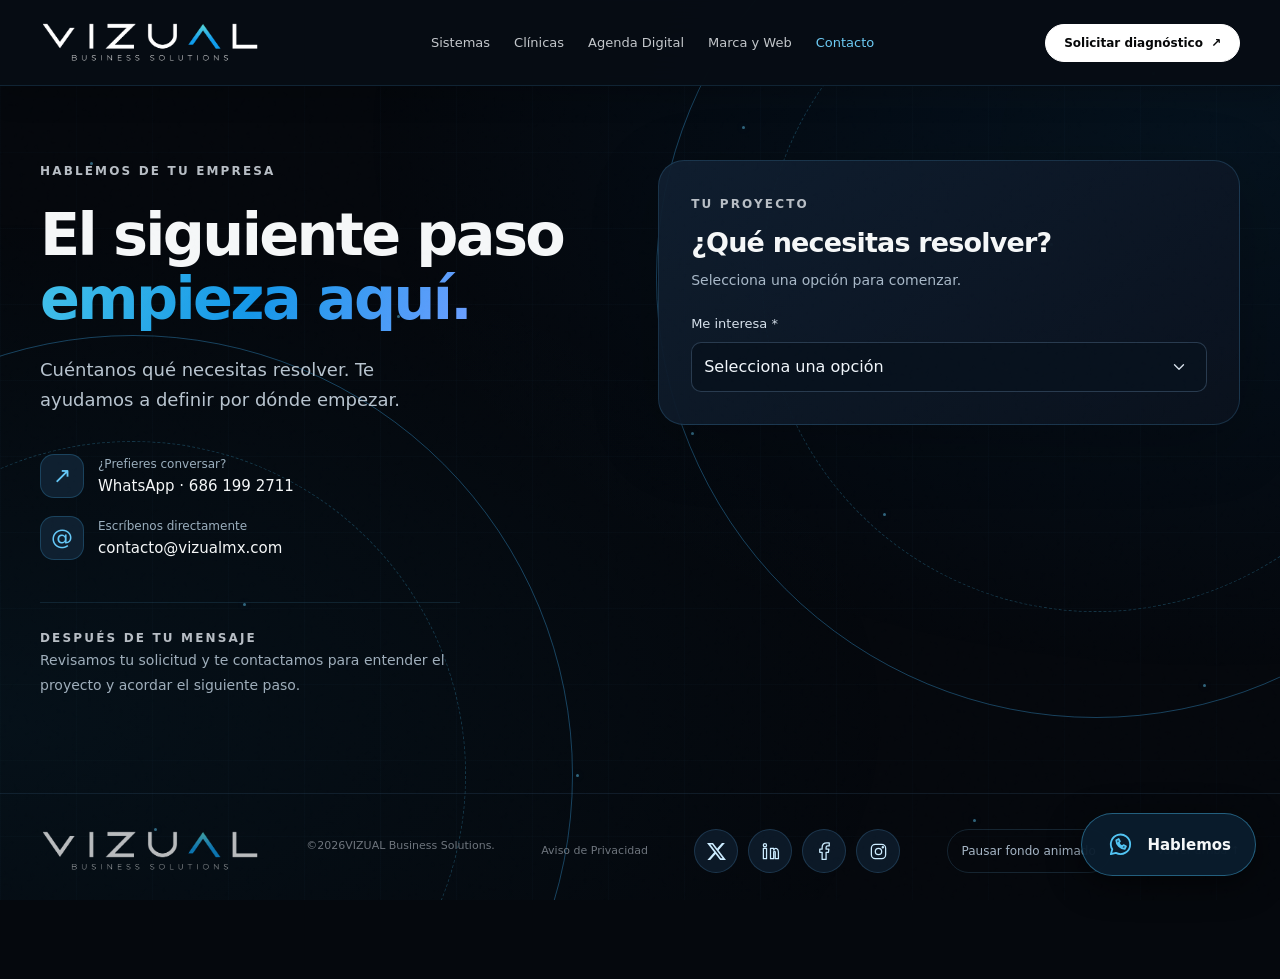
<file: contacto.html>
<!doctype html>
<html lang="es-MX">
<head>
<meta charset="utf-8">
<meta name="viewport" content="width=device-width, initial-scale=1">
<meta name="theme-color" content="#050608">
<title>Contacto | VIZUAL Business Solutions</title>
<meta name="description" content="Cuéntanos qué necesita resolver tu empresa. Solicita un diagnóstico de sistemas, soluciones para clínicas, marca o infraestructura digital con VIZUAL.">
<link rel="canonical" href="https://vizualmx.com/contacto">
<link rel="icon" type="image/svg+xml" href="assets/business-favicon.svg">
<meta property="og:type" content="website">
<meta property="og:locale" content="es_MX">
<meta property="og:site_name" content="VIZUAL Business Solutions">
<meta property="og:title" content="Contacto | VIZUAL Business Solutions">
<meta property="og:description" content="Cuéntanos qué necesita resolver tu empresa. Solicita un diagnóstico de sistemas, soluciones para clínicas, marca o infraestructura digital con VIZUAL.">
<meta property="og:url" content="https://vizualmx.com/contacto">
<meta property="og:image" content="https://vizualmx.com/assets/social/business-solutions.png">
<meta property="og:image:width" content="1200">
<meta property="og:image:height" content="630">
<meta property="og:image:alt" content="VIZUAL Business Solutions: Sistemas, Clínicas, Agenda Digital y Marca y Web">
<meta name="twitter:card" content="summary_large_image">
<meta name="twitter:title" content="Contacto | VIZUAL Business Solutions">
<meta name="twitter:description" content="Cuéntanos qué necesita resolver tu empresa. Solicita un diagnóstico de sistemas, soluciones para clínicas, marca o infraestructura digital con VIZUAL.">
<meta name="twitter:image" content="https://vizualmx.com/assets/social/business-solutions.png">
<link rel="stylesheet" href="styles.css?v=business-4">
<link rel="stylesheet" href="refinements.css?v=18">

<script defer src="analytics.js?v=2">
</script>
<link rel="stylesheet" href="contacto.css?v=2">
<script defer src="contacto.js?v=2"></script>
</head>
<body class="business-page contact-page">
<div class="tech-background" aria-hidden="true"><div class="tech-orbit tech-orbit-one"></div><div class="tech-orbit tech-orbit-two"></div><i class="tech-particle" style="--x:7%;--y:18%;--delay:-0s;--duration:24s"></i><i class="tech-particle" style="--x:19%;--y:67%;--delay:-3s;--duration:30s"></i><i class="tech-particle" style="--x:31%;--y:35%;--delay:-6s;--duration:36s"></i><i class="tech-particle" style="--x:45%;--y:86%;--delay:-9s;--duration:42s"></i><i class="tech-particle" style="--x:58%;--y:14%;--delay:-12s;--duration:24s"></i><i class="tech-particle" style="--x:69%;--y:57%;--delay:-15s;--duration:30s"></i><i class="tech-particle" style="--x:82%;--y:27%;--delay:-18s;--duration:36s"></i><i class="tech-particle" style="--x:94%;--y:76%;--delay:-21s;--duration:42s"></i><i class="tech-particle" style="--x:12%;--y:92%;--delay:-24s;--duration:24s"></i><i class="tech-particle" style="--x:54%;--y:48%;--delay:-27s;--duration:30s"></i><i class="tech-particle" style="--x:76%;--y:91%;--delay:-30s;--duration:36s"></i><i class="tech-particle" style="--x:90%;--y:8%;--delay:-33s;--duration:42s"></i></div>
<a class="skip-link" href="#contenido">Saltar al contenido</a>
<div class="noise" aria-hidden="true">
</div>
<header class="site-header" id="top">
<a class="brand" href="/" aria-label="VIZUAL Business Solutions — inicio">
<img class="official-wordmark" src="assets/vizual-business-solutions.png" alt="VIZUAL Business Solutions" width="1200" height="226">
</a>
<button class="menu-toggle" type="button" aria-expanded="false" aria-controls="main-nav" hidden><span class="menu-label">Menú</span><span class="menu-lines" aria-hidden="true"></span>
</button>
<nav class="nav" id="main-nav" aria-label="Principal">
<a href="/operaciones"><span>Sistemas</span><small class="nav-description">Sistemas para tu empresa</small></a>
<a href="/sistema-para-clinicas"><span>Clínicas</span><small class="nav-description">App para pacientes + dashboard</small></a>
<a href="/agenda-digital"><span>Agenda Digital</span><small class="nav-description">Agenda personalizada sin mensualidades</small></a>
<a href="/business-experience"><span>Marca y Web</span><small class="nav-description">Branding, web y presencia digital</small></a>
<a href="/contacto" aria-current="page"><span>Contacto</span><small class="nav-description">Hablemos de tu proyecto</small></a>
<a class="nav-diagnosis" href="/contacto">Solicitar diagnóstico <span aria-hidden="true">↗</span></a>
<div role="group" class="footer-socials mobile-nav-socials" aria-label="Redes sociales de VIZUAL"><a href="https://x.com/vizualmx" target="_blank" rel="noopener noreferrer" aria-label="VIZUAL en X" title="X"><svg viewBox="0 0 24 24" aria-hidden="true"><path fill="currentColor" stroke="none" d="M18.901 1.153h3.68l-8.04 9.19L24 22.846h-7.406l-5.8-7.584-6.64 7.584H.47l8.6-9.835L0 1.154h7.594l5.243 6.932 6.064-6.933Zm-1.29 19.49h2.039L6.487 3.24H4.3l13.31 17.403Z"/></svg></a><a href="https://www.linkedin.com/company/vizualmx" target="_blank" rel="noopener noreferrer" aria-label="VIZUAL en LinkedIn" title="LinkedIn"><svg viewBox="0 0 24 24" aria-hidden="true"><rect x="3" y="8" width="4" height="13"/><circle cx="5" cy="4" r="2"/><path d="M12 21V8h4v2c3-4 6-1 6 3v8h-4v-8c0-2-2-2-2 0v8Z"/></svg></a><a href="https://www.facebook.com/vizualmx" target="_blank" rel="noopener noreferrer" aria-label="VIZUAL en Facebook" title="Facebook"><svg viewBox="0 0 24 24" aria-hidden="true"><path d="M14 22V13h3l.5-4H14V7c0-1 .5-2 2-2h2V1h-3c-4 0-6 2-6 6v2H6v4h3v9Z"/></svg></a><a href="https://www.instagram.com/vizualmx/" target="_blank" rel="noopener noreferrer" aria-label="VIZUAL en Instagram" title="Instagram"><svg viewBox="0 0 24 24" aria-hidden="true"><rect x="3" y="3" width="18" height="18" rx="5"/><circle cx="12" cy="12" r="4"/><circle cx="17.5" cy="6.5" r=".8"/></svg></a></div>
</nav>
<a class="btn btn-small header-contact" href="/contacto">Solicitar diagnóstico <span aria-hidden="true">↗</span>
</a>
</header>
<main id="contenido">
<section class="contact-layout section-pad" aria-labelledby="contact-title">
<div class="contact-intro">
<span class="kicker">HABLEMOS DE TU EMPRESA</span>
<h1 id="contact-title">El siguiente paso<br><em>empieza aquí.</em></h1>
<p>Cuéntanos qué necesitas resolver. Te ayudamos a definir por dónde empezar.</p>
<div class="contact-direct">
<a href="https://wa.me/526861992711" target="_blank" rel="noopener noreferrer"><span class="contact-channel-icon" aria-hidden="true">↗</span><span><small>¿Prefieres conversar?</small><strong>WhatsApp · 686 199 2711</strong></span></a>
<a href="mailto:contacto@vizualmx.com"><span class="contact-channel-icon" aria-hidden="true">@</span><span><small>Escríbenos directamente</small><strong>contacto@vizualmx.com</strong></span></a>
</div>
<div class="contact-next"><span class="kicker">DESPUÉS DE TU MENSAJE</span><p>Revisamos tu solicitud y te contactamos para entender el proyecto y acordar el siguiente paso.</p></div>
</div>
<div class="contact-form-panel">
<form id="project-contact" aria-label="Solicitar diagnóstico" action="/api/contact" method="post">
<div class="form-heading"><span class="kicker">TU PROYECTO</span><h2>¿Qué necesitas resolver?</h2><p>Selecciona una opción para comenzar.</p></div>
<label for="contact-topic">Me interesa <span aria-hidden="true">*</span></label>
<select id="contact-topic" name="topic" required aria-controls="contact-fields">
<option value="">Selecciona una opción</option>
<option value="operations">Organizar mi operación</option>
<option value="clinic">Digitalizar mi clínica</option>
<option value="experience">Mejorar mi marca y presencia digital</option>
<option value="infrastructure">Correo e infraestructura digital</option>
<option value="guidance">Necesito orientación</option>
</select>
<fieldset id="contact-fields">
<legend class="visually-hidden">Datos de contacto y proyecto</legend>
<div class="form-grid">
<div><label for="contact-name">Nombre <span aria-hidden="true">*</span></label><input id="contact-name" name="name" autocomplete="name" required minlength="2" maxlength="100"></div>
<div><label for="contact-company">Empresa <span aria-hidden="true">*</span></label><input id="contact-company" name="company" autocomplete="organization" required minlength="2" maxlength="120"></div>
<div><label for="contact-email">Correo electrónico <span aria-hidden="true">*</span></label><input id="contact-email" name="email" type="email" autocomplete="email" required maxlength="254"></div>
<div><label for="contact-phone">Teléfono <span class="optional">(opcional)</span></label><input id="contact-phone" name="phone" type="tel" autocomplete="tel" maxlength="30"></div>
<div class="form-wide"><label for="contact-message">Cuéntanos sobre tu proyecto <span aria-hidden="true">*</span></label><textarea id="contact-message" name="message" rows="4" required minlength="10" maxlength="3000" placeholder="¿Qué te gustaría mejorar o resolver?"></textarea></div>
</div>
<div class="form-trap" aria-hidden="true"><label for="contact-website">Deja este campo vacío</label><input id="contact-website" name="website" tabindex="-1" autocomplete="off"></div>
<p class="contact-data-note">Usaremos tus datos para atender esta solicitud y contactarte sobre tu proyecto. Los campos con * son obligatorios.</p>
<button class="btn contact-submit" type="submit">Solicitar diagnóstico <span aria-hidden="true">↗</span></button>
</fieldset>
<p id="contact-status" class="contact-status" role="status" aria-live="polite" tabindex="-1"></p>
<noscript><p>Para enviar el formulario activa JavaScript. También puedes escribir a <a href="mailto:contacto@vizualmx.com">contacto@vizualmx.com</a> o contactarnos por WhatsApp.</p></noscript>
</form>
</div>
</section>
</main>
<footer>
<a class="brand" href="/" aria-label="VIZUAL Business Solutions — inicio">
<img class="official-wordmark" src="assets/vizual-business-solutions.png" alt="VIZUAL Business Solutions" width="1200" height="226">
</a>
<p>© <span id="year">2026</span> VIZUAL Business Solutions.</p>
<a href="/aviso-de-privacidad">Aviso de Privacidad</a>
<div class="footer-socials" aria-label="Redes sociales de VIZUAL"><a href="https://x.com/vizualmx" target="_blank" rel="noopener noreferrer" aria-label="VIZUAL en X" title="X"><svg viewBox="0 0 24 24" aria-hidden="true"><path fill="currentColor" stroke="none" d="M18.901 1.153h3.68l-8.04 9.19L24 22.846h-7.406l-5.8-7.584-6.64 7.584H.47l8.6-9.835L0 1.154h7.594l5.243 6.932 6.064-6.933Zm-1.29 19.49h2.039L6.487 3.24H4.3l13.31 17.403Z"/></svg></a><a href="https://www.linkedin.com/company/vizualmx" target="_blank" rel="noopener noreferrer" aria-label="VIZUAL en LinkedIn" title="LinkedIn"><svg viewBox="0 0 24 24" aria-hidden="true"><rect x="3" y="8" width="4" height="13"/><circle cx="5" cy="4" r="2"/><path d="M12 21V8h4v2c3-4 6-1 6 3v8h-4v-8c0-2-2-2-2 0v8Z"/></svg></a><a href="https://www.facebook.com/vizualmx" target="_blank" rel="noopener noreferrer" aria-label="VIZUAL en Facebook" title="Facebook"><svg viewBox="0 0 24 24" aria-hidden="true"><path d="M14 22V13h3l.5-4H14V7c0-1 .5-2 2-2h2V1h-3c-4 0-6 2-6 6v2H6v4h3v9Z"/></svg></a><a href="https://www.instagram.com/vizualmx/" target="_blank" rel="noopener noreferrer" aria-label="VIZUAL en Instagram" title="Instagram"><svg viewBox="0 0 24 24" aria-hidden="true"><rect x="3" y="3" width="18" height="18" rx="5"/><circle cx="12" cy="12" r="4"/><circle cx="17.5" cy="6.5" r=".8"/></svg></a></div>
<button class="background-toggle" type="button" aria-pressed="false" hidden>Pausar fondo animado</button>
<a href="#top">Volver arriba ↑</a>
</footer>
<a class="whatsapp-float" href="https://wa.me/526861992711?text=Hola%2C%20quisiera%20platicar%20sobre%20un%20proyecto%20para%20mi%20empresa." target="_blank" rel="noopener noreferrer" aria-label="Contactar por WhatsApp" title="WhatsApp" data-track-event="whatsapp_click" data-track-placement="floating" data-track-interest="business">
<svg viewBox="0 0 24 24" aria-hidden="true"><path d="M20 11.8A8 8 0 0 1 8.2 18.9L4 20l1.2-4A8 8 0 1 1 20 11.8Z"/><path d="M8.5 8.5c0 3.5 3.5 7 7 7l1-2-2-1-1 1c-1.5-.5-2.5-1.5-3-3l1-1-1-2Z"/></svg>
<span>Hablemos</span>
</a>
<script src="script.js?v=business-5">
</script>
</body>
</html>
</file>
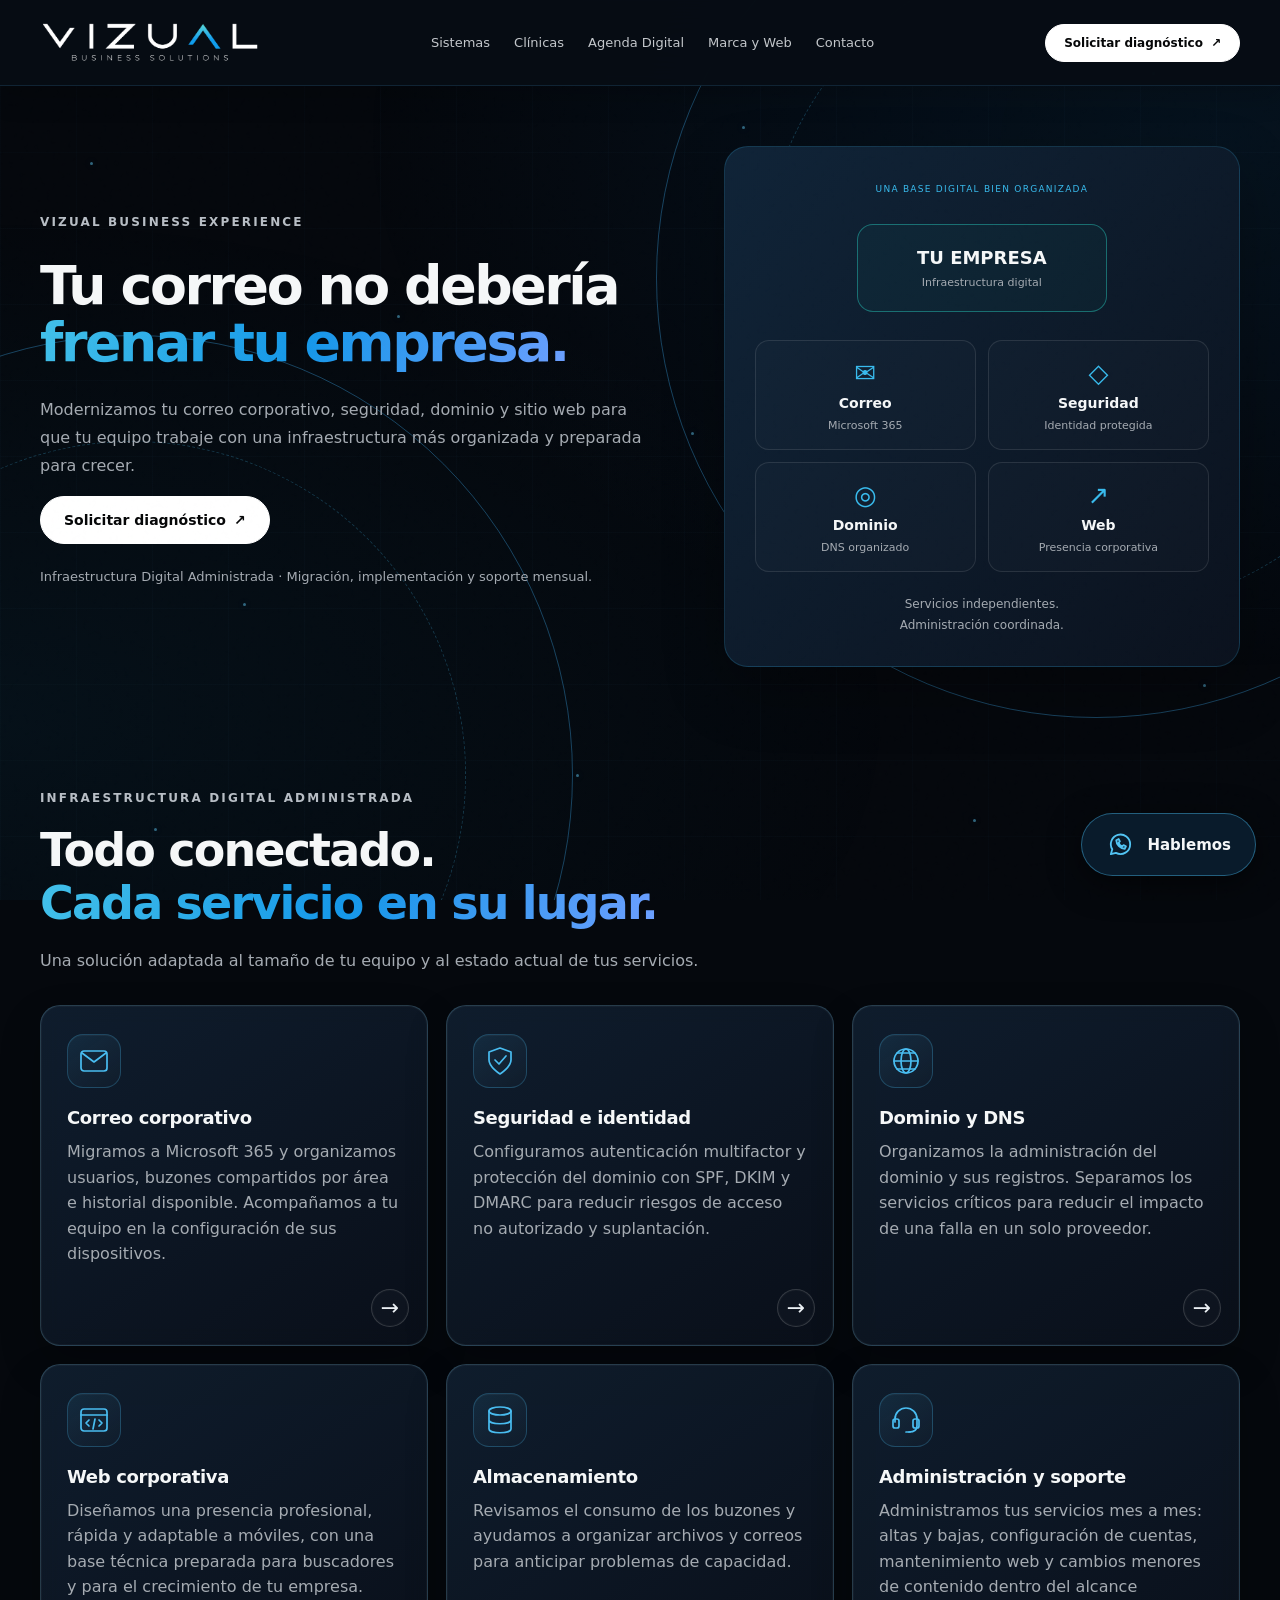
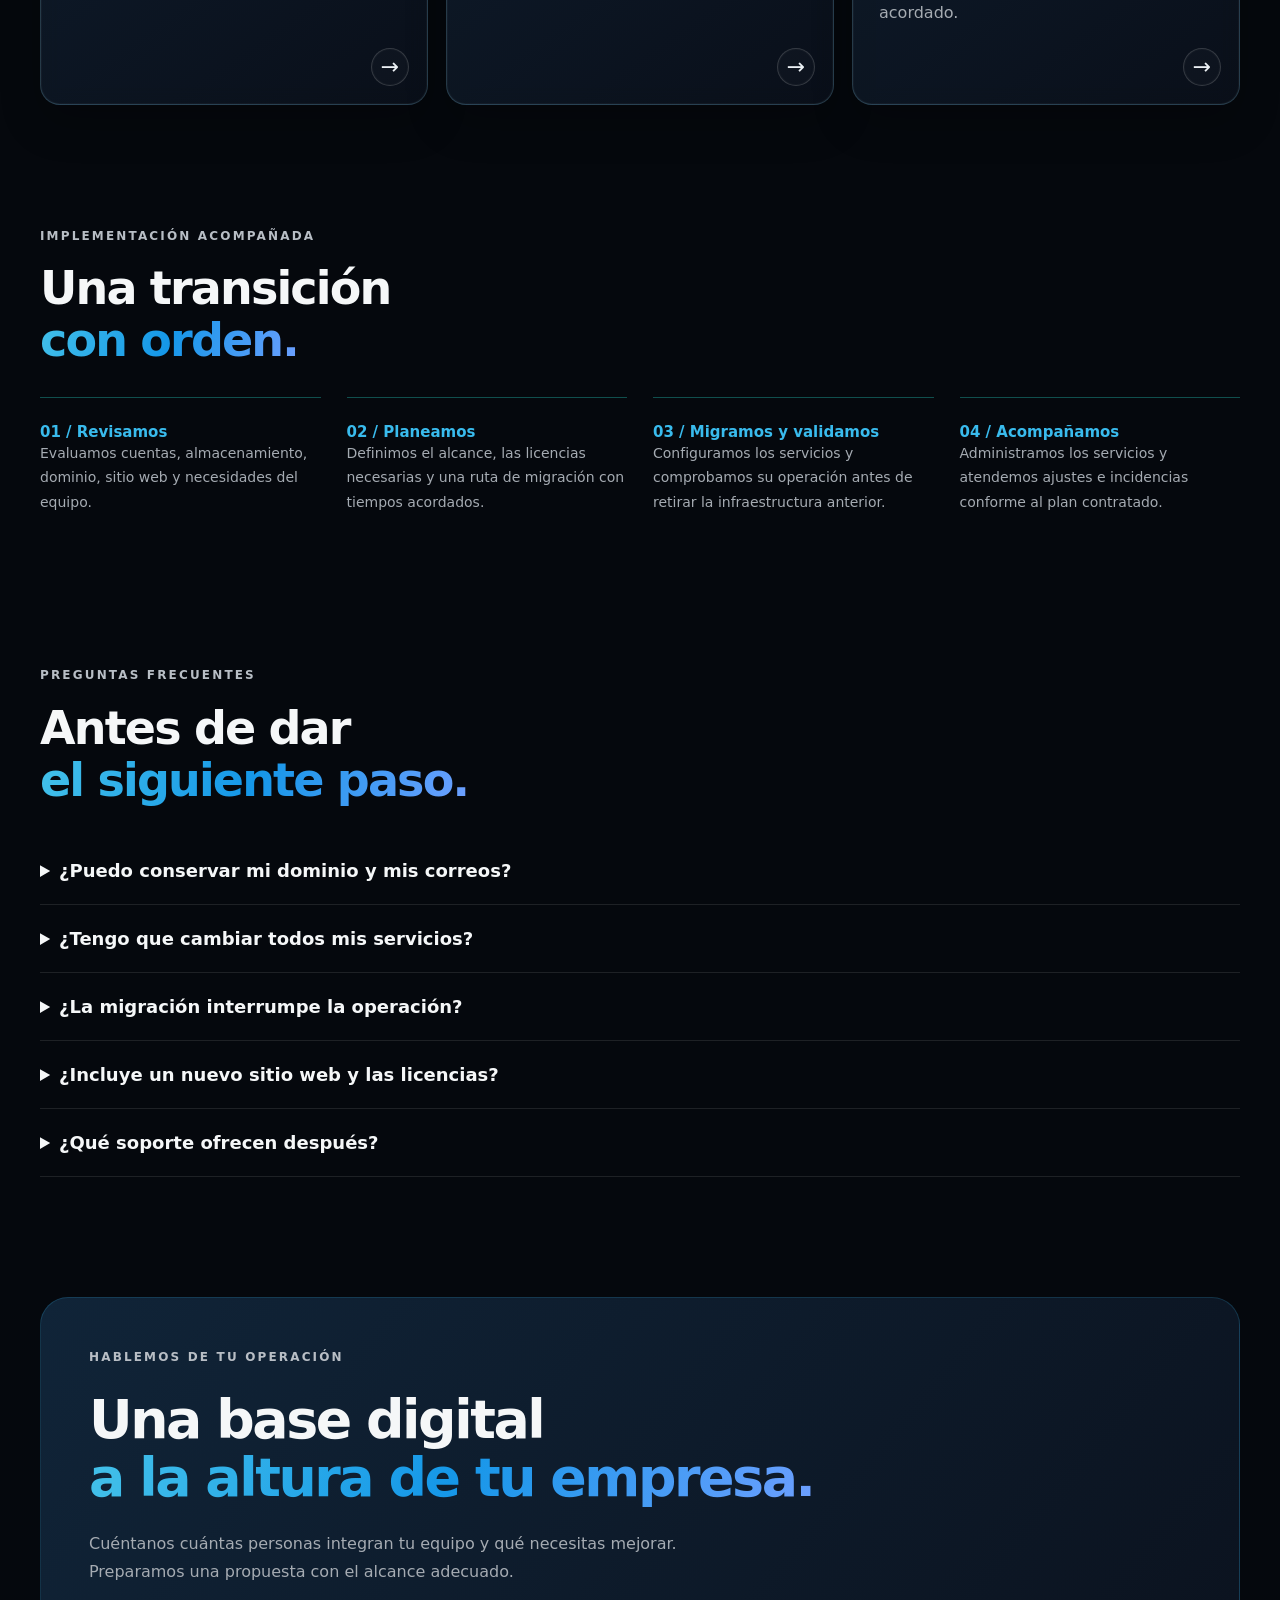
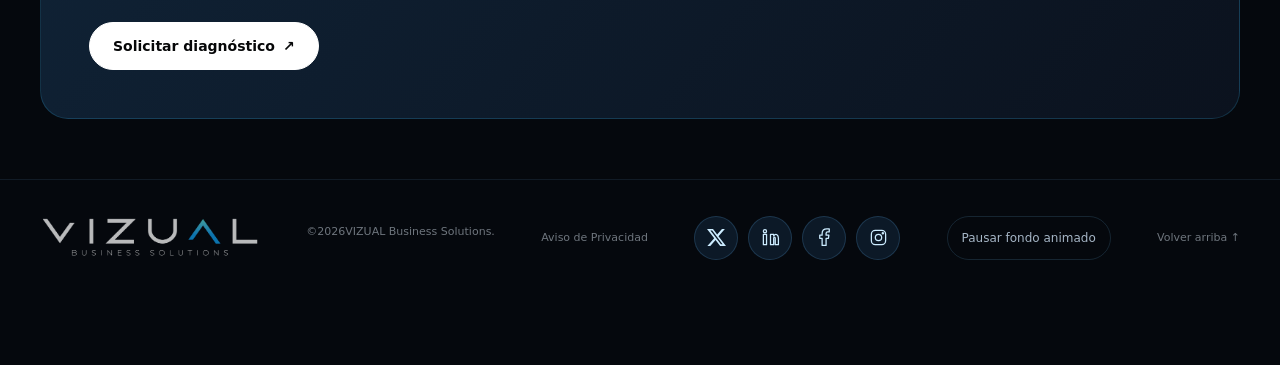
<file: infraestructura-digital.html>
<!doctype html>
<html lang="es-MX">
<head>
<meta charset="utf-8">
<meta name="viewport" content="width=device-width, initial-scale=1">
<meta name="theme-color" content="#050608">
<title>Infraestructura Digital Administrada | VIZUAL Business Solutions</title>
<meta name="description" content="Migración a Microsoft 365, seguridad del correo, dominio, DNS, web y administración mensual. Un servicio de Marca y Web. Solicita un diagnóstico.">
<link rel="canonical" href="https://vizualmx.com/infraestructura-digital">
<link rel="icon" type="image/svg+xml" href="assets/business-favicon.svg">
<meta property="og:type" content="website">
<meta property="og:locale" content="es_MX">
<meta property="og:site_name" content="VIZUAL Business Solutions">
<meta property="og:title" content="Infraestructura Digital Administrada | VIZUAL Business Solutions">
<meta property="og:description" content="Migración a Microsoft 365, seguridad del correo, dominio, DNS, web y administración mensual. Un servicio de Marca y Web. Solicita un diagnóstico.">
<meta property="og:url" content="https://vizualmx.com/infraestructura-digital">
<meta property="og:image" content="https://vizualmx.com/assets/social/business-solutions.png">
<meta property="og:image:width" content="1200">
<meta property="og:image:height" content="630">
<meta property="og:image:alt" content="VIZUAL Business Solutions: Sistemas, Clínicas, Agenda Digital y Marca y Web">
<meta name="twitter:card" content="summary_large_image">
<meta name="twitter:title" content="Infraestructura Digital Administrada | VIZUAL Business Solutions">
<meta name="twitter:description" content="Migración a Microsoft 365, seguridad del correo, dominio, DNS, web y administración mensual. Un servicio de Marca y Web. Solicita un diagnóstico.">
<meta name="twitter:image" content="https://vizualmx.com/assets/social/business-solutions.png">
<link rel="stylesheet" href="styles.css?v=business-4">
<link rel="stylesheet" href="refinements.css?v=18">

<script defer src="analytics.js?v=2">
</script>
</head>
<body class="business-page">
<div class="tech-background" aria-hidden="true"><div class="tech-orbit tech-orbit-one"></div><div class="tech-orbit tech-orbit-two"></div><i class="tech-particle" style="--x:7%;--y:18%;--delay:-0s;--duration:24s"></i><i class="tech-particle" style="--x:19%;--y:67%;--delay:-3s;--duration:30s"></i><i class="tech-particle" style="--x:31%;--y:35%;--delay:-6s;--duration:36s"></i><i class="tech-particle" style="--x:45%;--y:86%;--delay:-9s;--duration:42s"></i><i class="tech-particle" style="--x:58%;--y:14%;--delay:-12s;--duration:24s"></i><i class="tech-particle" style="--x:69%;--y:57%;--delay:-15s;--duration:30s"></i><i class="tech-particle" style="--x:82%;--y:27%;--delay:-18s;--duration:36s"></i><i class="tech-particle" style="--x:94%;--y:76%;--delay:-21s;--duration:42s"></i><i class="tech-particle" style="--x:12%;--y:92%;--delay:-24s;--duration:24s"></i><i class="tech-particle" style="--x:54%;--y:48%;--delay:-27s;--duration:30s"></i><i class="tech-particle" style="--x:76%;--y:91%;--delay:-30s;--duration:36s"></i><i class="tech-particle" style="--x:90%;--y:8%;--delay:-33s;--duration:42s"></i></div>
<a class="skip-link" href="#contenido">Saltar al contenido</a>
<div class="noise" aria-hidden="true">
</div>
<header class="site-header" id="top">
<a class="brand" href="/" aria-label="VIZUAL Business Solutions — inicio">
<img class="official-wordmark" src="assets/vizual-business-solutions.png" alt="VIZUAL Business Solutions" width="1200" height="226">
</a>
<button class="menu-toggle" type="button" aria-expanded="false" aria-controls="main-nav" hidden><span class="menu-label">Menú</span><span class="menu-lines" aria-hidden="true"></span>
</button>
<nav class="nav" id="main-nav" aria-label="Principal">
<a href="/operaciones"><span>Sistemas</span><small class="nav-description">Sistemas para tu empresa</small></a>
<a href="/sistema-para-clinicas"><span>Clínicas</span><small class="nav-description">App para pacientes + dashboard</small></a>
<a href="/agenda-digital"><span>Agenda Digital</span><small class="nav-description">Agenda personalizada sin mensualidades</small></a>
<a href="/business-experience"><span>Marca y Web</span><small class="nav-description">Branding, web y presencia digital</small></a>
<a href="/contacto"><span>Contacto</span><small class="nav-description">Hablemos de tu proyecto</small></a>
<a class="nav-diagnosis" href="/contacto">Solicitar diagnóstico <span aria-hidden="true">↗</span></a>
<div role="group" class="footer-socials mobile-nav-socials" aria-label="Redes sociales de VIZUAL"><a href="https://x.com/vizualmx" target="_blank" rel="noopener noreferrer" aria-label="VIZUAL en X" title="X"><svg viewBox="0 0 24 24" aria-hidden="true"><path fill="currentColor" stroke="none" d="M18.901 1.153h3.68l-8.04 9.19L24 22.846h-7.406l-5.8-7.584-6.64 7.584H.47l8.6-9.835L0 1.154h7.594l5.243 6.932 6.064-6.933Zm-1.29 19.49h2.039L6.487 3.24H4.3l13.31 17.403Z"/></svg></a><a href="https://www.linkedin.com/company/vizualmx" target="_blank" rel="noopener noreferrer" aria-label="VIZUAL en LinkedIn" title="LinkedIn"><svg viewBox="0 0 24 24" aria-hidden="true"><rect x="3" y="8" width="4" height="13"/><circle cx="5" cy="4" r="2"/><path d="M12 21V8h4v2c3-4 6-1 6 3v8h-4v-8c0-2-2-2-2 0v8Z"/></svg></a><a href="https://www.facebook.com/vizualmx" target="_blank" rel="noopener noreferrer" aria-label="VIZUAL en Facebook" title="Facebook"><svg viewBox="0 0 24 24" aria-hidden="true"><path d="M14 22V13h3l.5-4H14V7c0-1 .5-2 2-2h2V1h-3c-4 0-6 2-6 6v2H6v4h3v9Z"/></svg></a><a href="https://www.instagram.com/vizualmx/" target="_blank" rel="noopener noreferrer" aria-label="VIZUAL en Instagram" title="Instagram"><svg viewBox="0 0 24 24" aria-hidden="true"><rect x="3" y="3" width="18" height="18" rx="5"/><circle cx="12" cy="12" r="4"/><circle cx="17.5" cy="6.5" r=".8"/></svg></a></div>
</nav>
<a class="btn btn-small header-contact" href="/contacto">Solicitar diagnóstico <span aria-hidden="true">↗</span>
</a>
</header>
<main id="contenido">
<section class="services section-pad enterprise-hero">
<div class="enterprise-shell">
<div>
<a class="kicker" href="/business-experience">VIZUAL BUSINESS EXPERIENCE</a>
<h1>Tu correo no debería<br>
<span>frenar tu empresa.</span>
</h1>
<p>Modernizamos tu correo corporativo, seguridad, dominio y sitio web para que tu equipo trabaje con una infraestructura más organizada y preparada para crecer.</p>
<a class="btn" href="https://wa.me/526861992711?text=Hola%2C%20me%20interesa%20modernizar%20la%20infraestructura%20digital%20de%20mi%20empresa%3A%20correo%20corporativo%2C%20seguridad%2C%20dominio%20y%20sitio%20web.%20Quisiera%20una%20asesor%C3%ADa%20con%20VIZUAL." target="_blank" rel="noopener noreferrer">Solicitar diagnóstico <span aria-hidden="true">↗</span>
</a>
<p class="enterprise-note">Infraestructura Digital Administrada · Migración, implementación y soporte mensual.</p>
</div>
<div class="enterprise-map" aria-label="Correo, seguridad, dominio y web con administración coordinada">
<span class="enterprise-map-label">UNA BASE DIGITAL BIEN ORGANIZADA</span>
<div class="enterprise-map-center">TU EMPRESA<small>Infraestructura digital</small>
</div>
<div class="enterprise-map-grid">
<span>✉<strong>Correo</strong>
<small>Microsoft 365</small>
</span>
<span>◇<strong>Seguridad</strong>
<small>Identidad protegida</small>
</span>
<span>◎<strong>Dominio</strong>
<small>DNS organizado</small>
</span>
<span>↗<strong>Web</strong>
<small>Presencia corporativa</small>
</span>
</div>
<p>Servicios independientes.<br>Administración coordinada.</p>
</div>
</div>
</section>
<section class="services section-pad" id="alcance">
<div class="section-heading">
<span class="kicker">INFRAESTRUCTURA DIGITAL ADMINISTRADA</span>
<h2>Todo conectado.<br>
<span>Cada servicio en su lugar.</span>
</h2>
<p>Una solución adaptada al tamaño de tu equipo y al estado actual de tus servicios.</p>
</div>
<div class="service-grid neon-grid enterprise-services">
<a class="service-card neon-card enterprise-service" href="https://wa.me/526861992711?text=Hola%2C%20me%20interesa%20modernizar%20la%20infraestructura%20digital%20de%20mi%20empresa%3A%20correo%20corporativo%2C%20seguridad%2C%20dominio%20y%20sitio%20web.%20Quisiera%20una%20asesor%C3%ADa%20con%20VIZUAL." target="_blank" rel="noopener noreferrer">
<div class="service-icon pen-icon" aria-hidden="true">
<svg viewBox="0 0 32 32" focusable="false">
<rect x="3" y="6" width="26" height="20" rx="3"/>
<path d="m4 8 12 9L28 8"/>
</svg>
</div>
<h3>Correo corporativo</h3>
<p>Migramos a Microsoft 365 y organizamos usuarios, buzones compartidos por área e historial disponible. Acompañamos a tu equipo en la configuración de sus dispositivos.</p>
<span class="service-arrow" aria-hidden="true">→</span>
</a>
<a class="service-card neon-card enterprise-service" href="https://wa.me/526861992711?text=Hola%2C%20me%20interesa%20modernizar%20la%20infraestructura%20digital%20de%20mi%20empresa%3A%20correo%20corporativo%2C%20seguridad%2C%20dominio%20y%20sitio%20web.%20Quisiera%20una%20asesor%C3%ADa%20con%20VIZUAL." target="_blank" rel="noopener noreferrer">
<div class="service-icon video-icon" aria-hidden="true">
<svg viewBox="0 0 32 32" focusable="false">
<path d="m16 3 11 4v8c0 7-11 14-11 14S5 22 5 15V7Z"/>
<path d="m11 15 4 4 7-8"/>
</svg>
</div>
<h3>Seguridad e identidad</h3>
<p>Configuramos autenticación multifactor y protección del dominio con SPF, DKIM y DMARC para reducir riesgos de acceso no autorizado y suplantación.</p>
<span class="service-arrow" aria-hidden="true">→</span>
</a>
<a class="service-card neon-card enterprise-service" href="https://wa.me/526861992711?text=Hola%2C%20me%20interesa%20modernizar%20la%20infraestructura%20digital%20de%20mi%20empresa%3A%20correo%20corporativo%2C%20seguridad%2C%20dominio%20y%20sitio%20web.%20Quisiera%20una%20asesor%C3%ADa%20con%20VIZUAL." target="_blank" rel="noopener noreferrer">
<div class="service-icon web-icon" aria-hidden="true">
<svg viewBox="0 0 32 32" focusable="false">
<circle cx="16" cy="16" r="12"/>
<ellipse cx="16" cy="16" rx="5" ry="12"/>
<path d="M4 16h24M7 8h18M7 24h18"/>
</svg>
</div>
<h3>Dominio y DNS</h3>
<p>Organizamos la administración del dominio y sus registros. Separamos los servicios críticos para reducir el impacto de una falla en un solo proveedor.</p>
<span class="service-arrow" aria-hidden="true">→</span>
</a>
<a class="service-card neon-card enterprise-service" href="https://wa.me/526861992711?text=Hola%2C%20me%20interesa%20modernizar%20la%20infraestructura%20digital%20de%20mi%20empresa%3A%20correo%20corporativo%2C%20seguridad%2C%20dominio%20y%20sitio%20web.%20Quisiera%20una%20asesor%C3%ADa%20con%20VIZUAL." target="_blank" rel="noopener noreferrer">
<div class="service-icon chart-icon" aria-hidden="true">
<svg viewBox="0 0 32 32" focusable="false">
<rect x="3" y="5" width="26" height="22" rx="3"/>
<path d="M3 11h26m-18 5-3 3 3 3m10-6 3 3-3 3m-4-7-2 10"/>
</svg>
</div>
<h3>Web corporativa</h3>
<p>Diseñamos una presencia profesional, rápida y adaptable a móviles, con una base técnica preparada para buscadores y para el crecimiento de tu empresa.</p>
<span class="service-arrow" aria-hidden="true">→</span>
</a>
<a class="service-card neon-card enterprise-service" href="https://wa.me/526861992711?text=Hola%2C%20me%20interesa%20modernizar%20la%20infraestructura%20digital%20de%20mi%20empresa%3A%20correo%20corporativo%2C%20seguridad%2C%20dominio%20y%20sitio%20web.%20Quisiera%20una%20asesor%C3%ADa%20con%20VIZUAL." target="_blank" rel="noopener noreferrer">
<div class="service-icon app-icon" aria-hidden="true">
<svg viewBox="0 0 32 32" focusable="false">
<ellipse cx="16" cy="7" rx="11" ry="4"/>
<path d="M5 7v18c0 5 22 5 22 0V7M5 16c0 5 22 5 22 0"/>
</svg>
</div>
<h3>Almacenamiento</h3>
<p>Revisamos el consumo de los buzones y ayudamos a organizar archivos y correos para anticipar problemas de capacidad.</p>
<span class="service-arrow" aria-hidden="true">→</span>
</a>
<a class="service-card neon-card enterprise-service" href="https://wa.me/526861992711?text=Hola%2C%20me%20interesa%20modernizar%20la%20infraestructura%20digital%20de%20mi%20empresa%3A%20correo%20corporativo%2C%20seguridad%2C%20dominio%20y%20sitio%20web.%20Quisiera%20una%20asesor%C3%ADa%20con%20VIZUAL." target="_blank" rel="noopener noreferrer">
<div class="service-icon dashboard-icon" aria-hidden="true">
<svg viewBox="0 0 32 32" focusable="false">
<path d="M5 18v-3a11 11 0 0 1 22 0v7c0 5-4 6-8 6"/>
<rect x="3" y="15" width="6" height="9" rx="2"/>
<rect x="23" y="15" width="6" height="9" rx="2"/>
<path d="M16 28h4"/>
</svg>
</div>
<h3>Administración y soporte</h3>
<p>Administramos tus servicios mes a mes: altas y bajas, configuración de cuentas, mantenimiento web y cambios menores de contenido dentro del alcance acordado.</p>
<span class="service-arrow" aria-hidden="true">→</span>
</a>
</div>
</section>
<section class="section-pad" id="proceso">
<div class="section-heading">
<span class="kicker">IMPLEMENTACIÓN ACOMPAÑADA</span>
<h2>Una transición<br>
<span>con orden.</span>
</h2>
</div>
<ol class="enterprise-steps">
<li>
<b>01 / Revisamos</b>
<p>Evaluamos cuentas, almacenamiento, dominio, sitio web y necesidades del equipo.</p>
</li>
<li>
<b>02 / Planeamos</b>
<p>Definimos el alcance, las licencias necesarias y una ruta de migración con tiempos acordados.</p>
</li>
<li>
<b>03 / Migramos y validamos</b>
<p>Configuramos los servicios y comprobamos su operación antes de retirar la infraestructura anterior.</p>
</li>
<li>
<b>04 / Acompañamos</b>
<p>Administramos los servicios y atendemos ajustes e incidencias conforme al plan contratado.</p>
</li>
</ol>
</section>
<section class="section-pad enterprise-faq" id="preguntas">
<div class="section-heading">
<span class="kicker">PREGUNTAS FRECUENTES</span>
<h2>Antes de dar<br>
<span>el siguiente paso.</span>
</h2>
</div>
<details>
<summary>¿Puedo conservar mi dominio y mis correos?</summary>
<p>Revisamos la titularidad y el acceso al dominio, así como el historial disponible en la plataforma actual, para definir qué se puede migrar y cómo conservarlo.</p>
</details>
<details>
<summary>¿Tengo que cambiar todos mis servicios?</summary>
<p>No necesariamente. El diagnóstico permite identificar qué conviene conservar, reorganizar o sustituir según las necesidades de tu empresa.</p>
</details>
<details>
<summary>¿La migración interrumpe la operación?</summary>
<p>Planeamos la transición y las validaciones para reducir afectaciones. Las ventanas de cambio y cualquier posible interrupción se acuerdan antes de implementar.</p>
</details>
<details>
<summary>¿Incluye un nuevo sitio web y las licencias?</summary>
<p>El sitio web, el licenciamiento y el soporte se definen en la propuesta de cada empresa. El alcance depende de los usuarios, los servicios existentes y las funciones requeridas.</p>
</details>
<details>
<summary>¿Qué soporte ofrecen después?</summary>
<p>Podemos administrar usuarios, buzones, almacenamiento, dominio y sitio web, además de atender configuraciones y mantenimiento. Los horarios, canales y alcance se establecen en la propuesta.</p>
</details>
</section>
<section class="section-pad">
<div class="enterprise-end">
<span class="kicker">HABLEMOS DE TU OPERACIÓN</span>
<h2>Una base digital<br>
<span>a la altura de tu empresa.</span>
</h2>
<p>Cuéntanos cuántas personas integran tu equipo y qué necesitas mejorar. Preparamos una propuesta con el alcance adecuado.</p>
<a class="btn" href="https://wa.me/526861992711?text=Hola%2C%20me%20interesa%20modernizar%20la%20infraestructura%20digital%20de%20mi%20empresa%3A%20correo%20corporativo%2C%20seguridad%2C%20dominio%20y%20sitio%20web.%20Quisiera%20una%20asesor%C3%ADa%20con%20VIZUAL." target="_blank" rel="noopener noreferrer">Solicitar diagnóstico <span aria-hidden="true">↗</span>
</a>
</div>
</section>
</main>
<footer>
<a class="brand" href="/" aria-label="VIZUAL Business Solutions — inicio">
<img class="official-wordmark" src="assets/vizual-business-solutions.png" alt="VIZUAL Business Solutions" width="1200" height="226">
</a>
<p>© <span id="year">2026</span> VIZUAL Business Solutions.</p>
<a href="/aviso-de-privacidad">Aviso de Privacidad</a>
<div class="footer-socials" aria-label="Redes sociales de VIZUAL"><a href="https://x.com/vizualmx" target="_blank" rel="noopener noreferrer" aria-label="VIZUAL en X" title="X"><svg viewBox="0 0 24 24" aria-hidden="true"><path fill="currentColor" stroke="none" d="M18.901 1.153h3.68l-8.04 9.19L24 22.846h-7.406l-5.8-7.584-6.64 7.584H.47l8.6-9.835L0 1.154h7.594l5.243 6.932 6.064-6.933Zm-1.29 19.49h2.039L6.487 3.24H4.3l13.31 17.403Z"/></svg></a><a href="https://www.linkedin.com/company/vizualmx" target="_blank" rel="noopener noreferrer" aria-label="VIZUAL en LinkedIn" title="LinkedIn"><svg viewBox="0 0 24 24" aria-hidden="true"><rect x="3" y="8" width="4" height="13"/><circle cx="5" cy="4" r="2"/><path d="M12 21V8h4v2c3-4 6-1 6 3v8h-4v-8c0-2-2-2-2 0v8Z"/></svg></a><a href="https://www.facebook.com/vizualmx" target="_blank" rel="noopener noreferrer" aria-label="VIZUAL en Facebook" title="Facebook"><svg viewBox="0 0 24 24" aria-hidden="true"><path d="M14 22V13h3l.5-4H14V7c0-1 .5-2 2-2h2V1h-3c-4 0-6 2-6 6v2H6v4h3v9Z"/></svg></a><a href="https://www.instagram.com/vizualmx/" target="_blank" rel="noopener noreferrer" aria-label="VIZUAL en Instagram" title="Instagram"><svg viewBox="0 0 24 24" aria-hidden="true"><rect x="3" y="3" width="18" height="18" rx="5"/><circle cx="12" cy="12" r="4"/><circle cx="17.5" cy="6.5" r=".8"/></svg></a></div>
<button class="background-toggle" type="button" aria-pressed="false" hidden>Pausar fondo animado</button>
<a href="#top">Volver arriba ↑</a>
</footer>
<a class="whatsapp-float" href="https://wa.me/526861992711?text=Hola%2C%20quisiera%20solicitar%20un%20diagn%C3%B3stico%20de%20infraestructura%20digital%20para%20mi%20empresa." target="_blank" rel="noopener noreferrer" aria-label="Contactar por WhatsApp" title="WhatsApp" data-track-event="whatsapp_click" data-track-placement="floating" data-track-interest="infrastructure">
<svg viewBox="0 0 24 24" aria-hidden="true"><path d="M20 11.8A8 8 0 0 1 8.2 18.9L4 20l1.2-4A8 8 0 1 1 20 11.8Z"/><path d="M8.5 8.5c0 3.5 3.5 7 7 7l1-2-2-1-1 1c-1.5-.5-2.5-1.5-3-3l1-1-1-2Z"/></svg>
<span>Hablemos</span>
</a>
<script src="script.js?v=business-5">
</script>
</body>
</html>
</file>
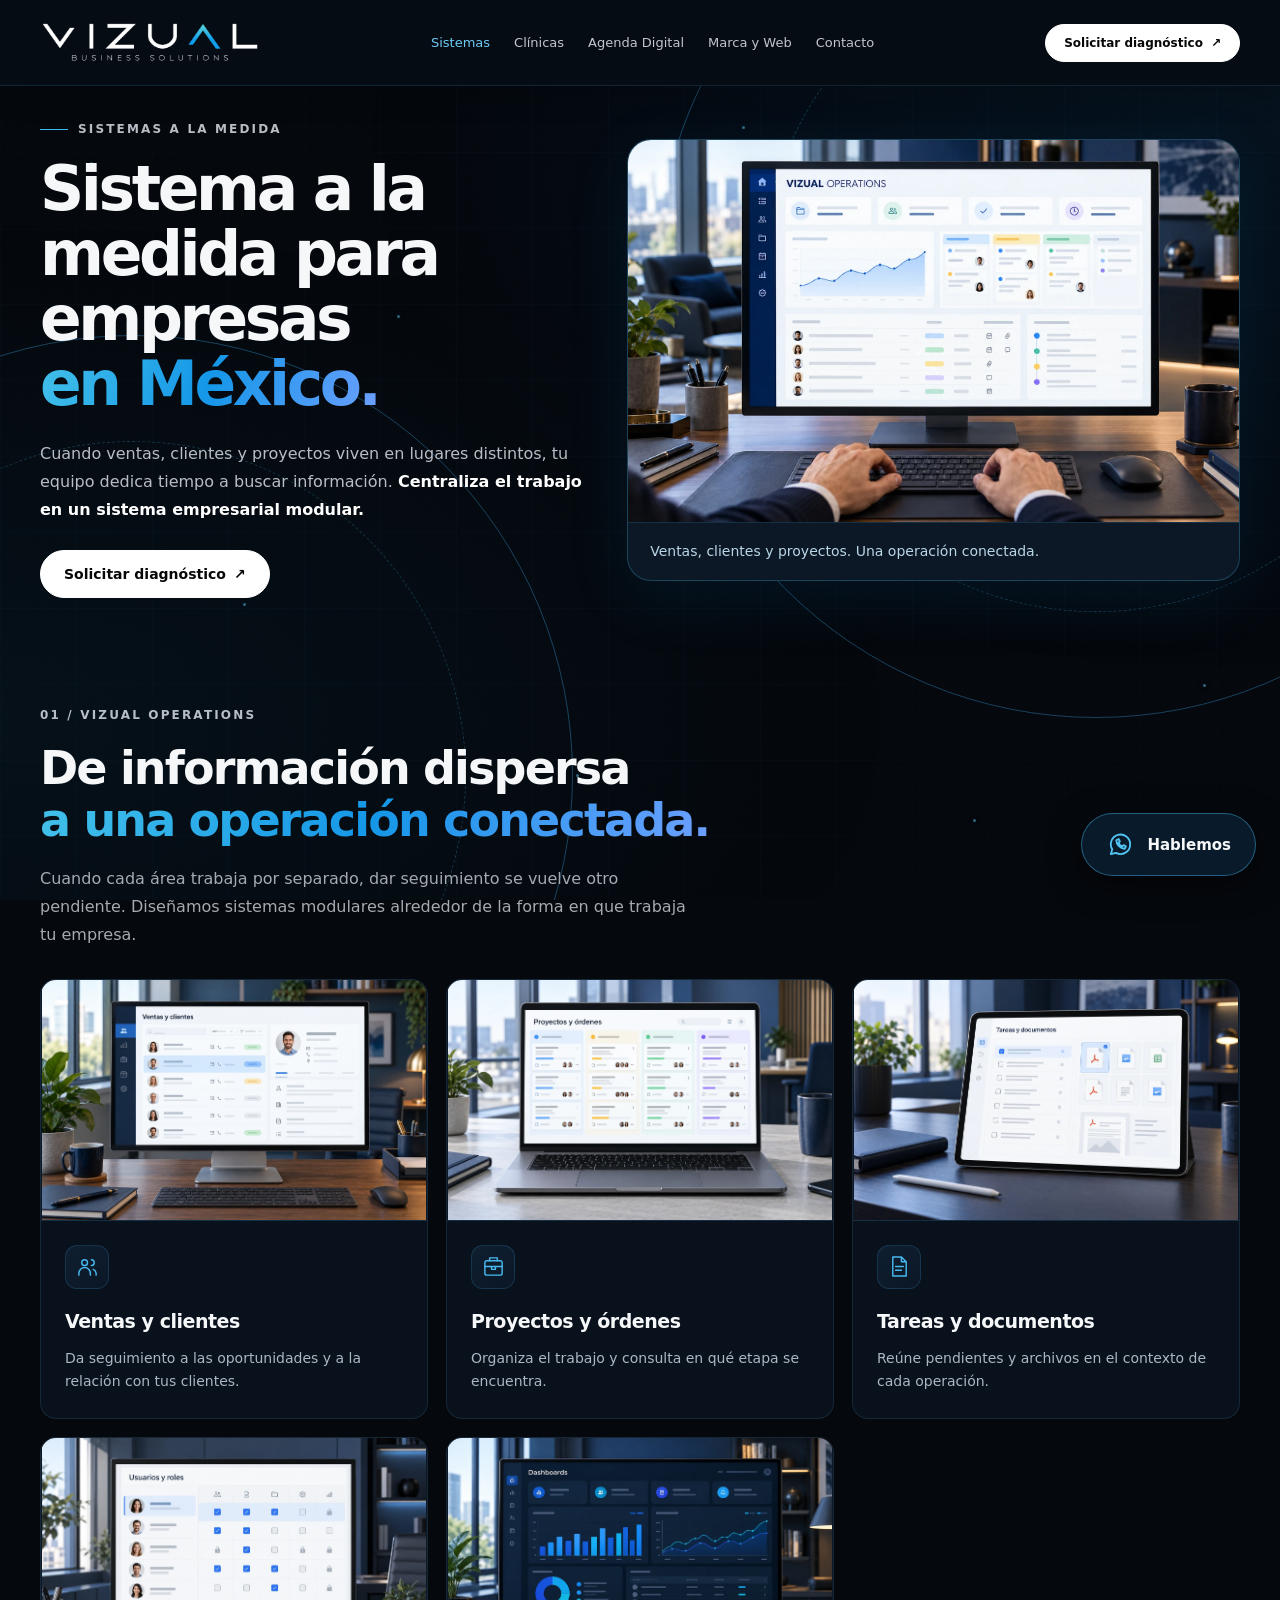
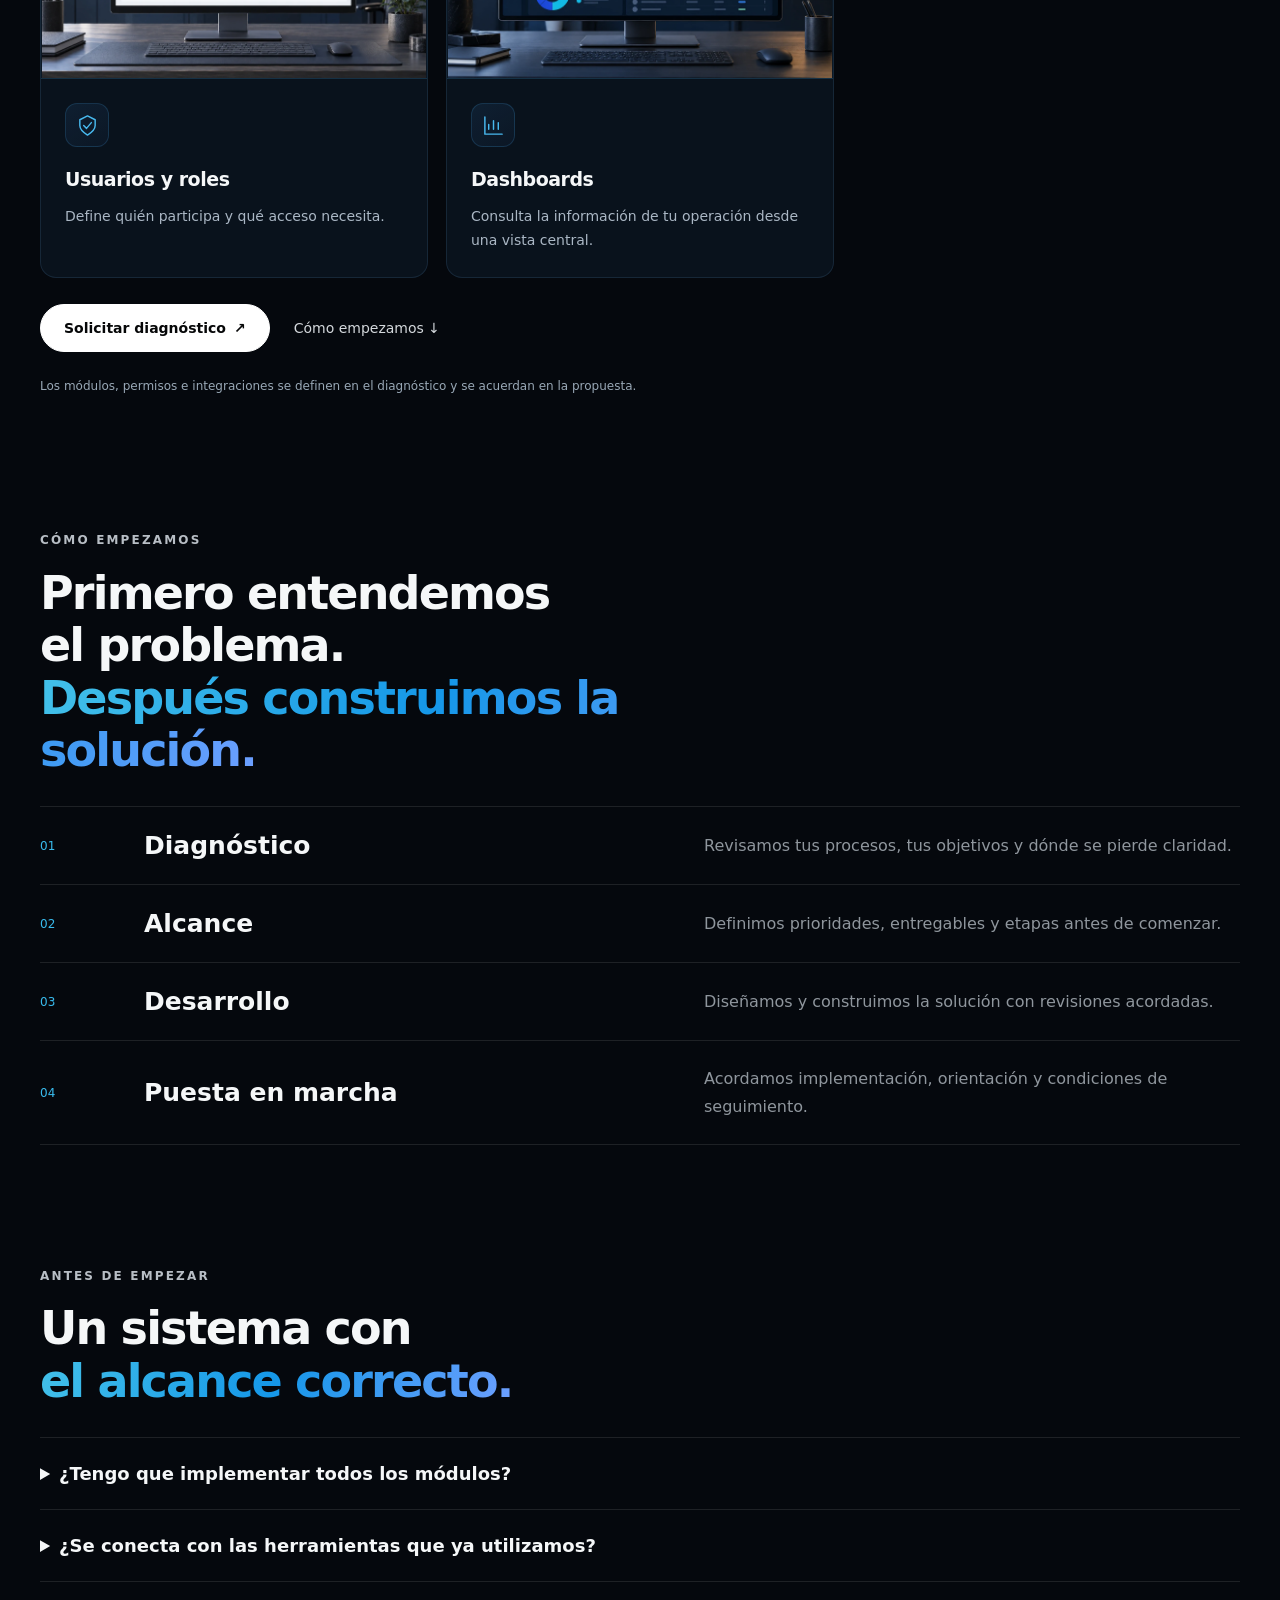
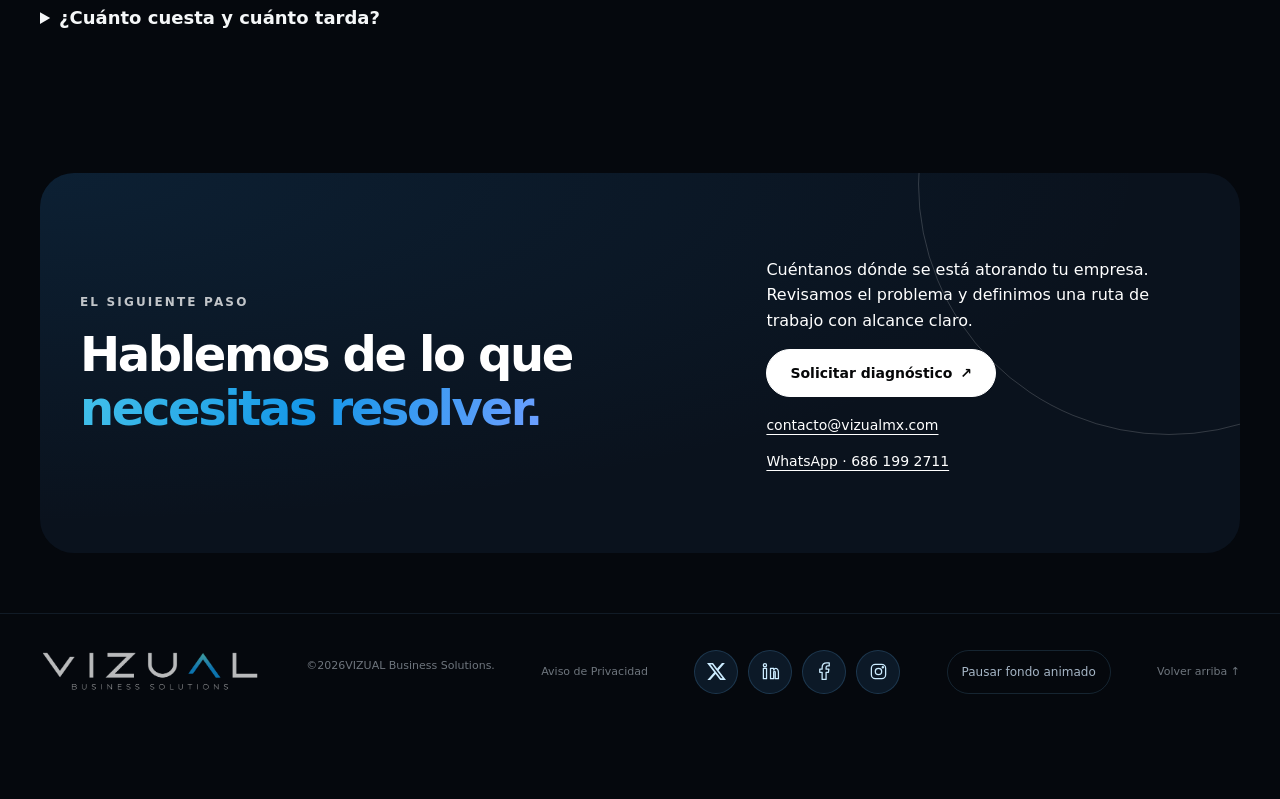
<file: operaciones.html>
<!doctype html>
<html lang="es-MX">
<head>
<meta charset="utf-8">
<meta name="viewport" content="width=device-width, initial-scale=1">
<meta name="theme-color" content="#050608">
<title>Sistema a la medida para empresas en México | VIZUAL</title>
<meta name="description" content="Sistema a la medida para empresas en México. Centraliza clientes, ventas, proyectos y procesos que hoy dependen de Excel, archivos y mensajes.">
<link rel="canonical" href="https://vizualmx.com/operaciones">
<link rel="icon" type="image/svg+xml" href="assets/business-favicon.svg">
<meta property="og:type" content="website">
<meta property="og:locale" content="es_MX">
<meta property="og:site_name" content="VIZUAL Business Solutions">
<meta property="og:title" content="Sistema a la medida para empresas en México | VIZUAL">
<meta property="og:description" content="Sistema a la medida para empresas en México. Centraliza clientes, ventas, proyectos y procesos que hoy dependen de Excel, archivos y mensajes.">
<meta property="og:url" content="https://vizualmx.com/operaciones">
<meta property="og:image" content="https://vizualmx.com/assets/social/business-solutions.png">
<meta property="og:image:width" content="1200">
<meta property="og:image:height" content="630">
<meta property="og:image:alt" content="VIZUAL Business Solutions: Sistemas, Clínicas, Agenda Digital y Marca y Web">
<meta name="twitter:card" content="summary_large_image">
<meta name="twitter:title" content="Sistema a la medida para empresas en México | VIZUAL">
<meta name="twitter:description" content="Sistema a la medida para empresas en México. Centraliza clientes, ventas, proyectos y procesos que hoy dependen de Excel, archivos y mensajes.">
<meta name="twitter:image" content="https://vizualmx.com/assets/social/business-solutions.png">
<link rel="stylesheet" href="styles.css?v=business-4">
<link rel="stylesheet" href="refinements.css?v=18">
<script type="application/ld+json">{"@context": "https://schema.org", "@graph": [{"@type": "Organization", "@id": "https://vizualmx.com/#organization", "name": "VIZUAL Business Solutions", "url": "https://vizualmx.com/", "email": "contacto@vizualmx.com", "telephone": "+526861992711", "logo": "https://vizualmx.com/assets/vizual-business-solutions.png"}, {"@type": "WebSite", "@id": "https://vizualmx.com/#website", "url": "https://vizualmx.com/", "name": "VIZUAL Business Solutions", "publisher": {"@id": "https://vizualmx.com/#organization"}, "inLanguage": "es-MX"}, {"@type": "WebPage", "@id": "https://vizualmx.com/operaciones#webpage", "url": "https://vizualmx.com/operaciones", "name": "Sistema a la medida para empresas en México | VIZUAL", "description": "Sistema a la medida para empresas en México. Centraliza clientes, ventas, proyectos y procesos que hoy dependen de Excel, archivos y mensajes.", "isPartOf": {"@id": "https://vizualmx.com/#website"}, "inLanguage": "es-MX"}, {"@type": "Service", "name": "Sistema a la medida para empresas", "description": "Sistema a la medida para empresas en México. Centraliza clientes, ventas, proyectos y procesos que hoy dependen de Excel, archivos y mensajes.", "url": "https://vizualmx.com/operaciones", "provider": {"@id": "https://vizualmx.com/#organization"}}]}</script>
<script defer src="analytics.js?v=2">
</script>
</head>
<body class="business-page operations-page">
<div class="tech-background" aria-hidden="true"><div class="tech-orbit tech-orbit-one"></div><div class="tech-orbit tech-orbit-two"></div><i class="tech-particle" style="--x:7%;--y:18%;--delay:-0s;--duration:24s"></i><i class="tech-particle" style="--x:19%;--y:67%;--delay:-3s;--duration:30s"></i><i class="tech-particle" style="--x:31%;--y:35%;--delay:-6s;--duration:36s"></i><i class="tech-particle" style="--x:45%;--y:86%;--delay:-9s;--duration:42s"></i><i class="tech-particle" style="--x:58%;--y:14%;--delay:-12s;--duration:24s"></i><i class="tech-particle" style="--x:69%;--y:57%;--delay:-15s;--duration:30s"></i><i class="tech-particle" style="--x:82%;--y:27%;--delay:-18s;--duration:36s"></i><i class="tech-particle" style="--x:94%;--y:76%;--delay:-21s;--duration:42s"></i><i class="tech-particle" style="--x:12%;--y:92%;--delay:-24s;--duration:24s"></i><i class="tech-particle" style="--x:54%;--y:48%;--delay:-27s;--duration:30s"></i><i class="tech-particle" style="--x:76%;--y:91%;--delay:-30s;--duration:36s"></i><i class="tech-particle" style="--x:90%;--y:8%;--delay:-33s;--duration:42s"></i></div>
<a class="skip-link" href="#contenido">Saltar al contenido</a>
<div class="noise" aria-hidden="true">
</div>
<header class="site-header" id="top">
<a class="brand" href="/" aria-label="VIZUAL Business Solutions — inicio">
<img class="official-wordmark" src="assets/vizual-business-solutions.png" alt="VIZUAL Business Solutions" width="1200" height="226">
</a>
<button class="menu-toggle" type="button" aria-expanded="false" aria-controls="main-nav" hidden><span class="menu-label">Menú</span><span class="menu-lines" aria-hidden="true"></span>
</button>
<nav class="nav" id="main-nav" aria-label="Principal">
<a href="/operaciones" aria-current="page"><span>Sistemas</span><small class="nav-description">Sistemas para tu empresa</small></a>
<a href="/sistema-para-clinicas"><span>Clínicas</span><small class="nav-description">App para pacientes + dashboard</small></a>
<a href="/agenda-digital"><span>Agenda Digital</span><small class="nav-description">Agenda personalizada sin mensualidades</small></a>
<a href="/business-experience"><span>Marca y Web</span><small class="nav-description">Branding, web y presencia digital</small></a>
<a href="/contacto"><span>Contacto</span><small class="nav-description">Hablemos de tu proyecto</small></a>
<a class="nav-diagnosis" href="/contacto">Solicitar diagnóstico <span aria-hidden="true">↗</span></a>
<div role="group" class="footer-socials mobile-nav-socials" aria-label="Redes sociales de VIZUAL"><a href="https://x.com/vizualmx" target="_blank" rel="noopener noreferrer" aria-label="VIZUAL en X" title="X"><svg viewBox="0 0 24 24" aria-hidden="true"><path fill="currentColor" stroke="none" d="M18.901 1.153h3.68l-8.04 9.19L24 22.846h-7.406l-5.8-7.584-6.64 7.584H.47l8.6-9.835L0 1.154h7.594l5.243 6.932 6.064-6.933Zm-1.29 19.49h2.039L6.487 3.24H4.3l13.31 17.403Z"/></svg></a><a href="https://www.linkedin.com/company/vizualmx" target="_blank" rel="noopener noreferrer" aria-label="VIZUAL en LinkedIn" title="LinkedIn"><svg viewBox="0 0 24 24" aria-hidden="true"><rect x="3" y="8" width="4" height="13"/><circle cx="5" cy="4" r="2"/><path d="M12 21V8h4v2c3-4 6-1 6 3v8h-4v-8c0-2-2-2-2 0v8Z"/></svg></a><a href="https://www.facebook.com/vizualmx" target="_blank" rel="noopener noreferrer" aria-label="VIZUAL en Facebook" title="Facebook"><svg viewBox="0 0 24 24" aria-hidden="true"><path d="M14 22V13h3l.5-4H14V7c0-1 .5-2 2-2h2V1h-3c-4 0-6 2-6 6v2H6v4h3v9Z"/></svg></a><a href="https://www.instagram.com/vizualmx/" target="_blank" rel="noopener noreferrer" aria-label="VIZUAL en Instagram" title="Instagram"><svg viewBox="0 0 24 24" aria-hidden="true"><rect x="3" y="3" width="18" height="18" rx="5"/><circle cx="12" cy="12" r="4"/><circle cx="17.5" cy="6.5" r=".8"/></svg></a></div>
</nav>
<a class="btn btn-small header-contact" href="/contacto">Solicitar diagnóstico <span aria-hidden="true">↗</span>
</a>
</header>
<main id="contenido">
<section class="hero section-pad business-hero">
<div class="hero-copy">
<div class="eyebrow"><span></span> SISTEMAS A LA MEDIDA</div><h1>Sistema a la medida para empresas <em>en México.</em></h1>
<p class="hero-lead">Cuando ventas, clientes y proyectos viven en lugares distintos, tu equipo dedica tiempo a buscar información. <strong>Centraliza el trabajo en un sistema empresarial modular.</strong>
</p>
<div class="hero-actions">
<a class="btn" href="https://wa.me/526861992711?text=Hola%2C%20quisiera%20solicitar%20un%20diagn%C3%B3stico%20de%20VIZUAL%20Sistemas%20para%20centralizar%20los%20procesos%20de%20mi%20empresa." target="_blank" rel="noopener noreferrer" data-track-event="whatsapp_click" data-track-placement="hero" data-track-interest="operations">Solicitar diagnóstico <span aria-hidden="true">↗</span>
</a>
</div>
</div>
<figure class="operations-hero-image">
<img src="assets/operations/hero.webp" alt="Vista conceptual de un sistema empresarial en una computadora, con una persona trabajando en el teclado" width="1586" height="992" fetchpriority="high" decoding="async">
<figcaption>Ventas, clientes y proyectos. Una operación conectada.</figcaption>
</figure>
</section>
<section class="section-pad operations-section" id="operations">
<div class="section-heading">
<span class="kicker">01 / VIZUAL OPERATIONS</span>
<h2>De información dispersa<br>
<span>a una operación conectada.</span>
</h2>
<p>Cuando cada área trabaja por separado, dar seguimiento se vuelve otro pendiente. Diseñamos sistemas modulares alrededor de la forma en que trabaja tu empresa.</p>
</div>
<div class="modules-grid">
<article class="module-card operations-image-card">
<div class="operations-module-image"><img src="assets/operations/ventas.webp" alt="Vista conceptual: Ventas y clientes" width="1586" height="992" loading="lazy" decoding="async"></div>
<div class="operations-module-copy">
<span class="capability-icon" aria-hidden="true"><svg viewBox="0 0 24 24" fill="none"><circle cx="9" cy="8" r="3"/><path d="M3 21v-2a6 6 0 0 1 12 0v2m1-16a3 3 0 0 1 0 6m2 4a5 5 0 0 1 3 4v2"/></svg></span>
<h3>Ventas y clientes</h3>
<p>Da seguimiento a las oportunidades y a la relación con tus clientes.</p>
</div>
</article>
<article class="module-card operations-image-card">
<div class="operations-module-image"><img src="assets/operations/proyectos.webp" alt="Vista conceptual: Proyectos y órdenes" width="1586" height="992" loading="lazy" decoding="async"></div>
<div class="operations-module-copy">
<span class="capability-icon" aria-hidden="true"><svg viewBox="0 0 24 24" fill="none"><rect x="3" y="6" width="18" height="15" rx="2"/><path d="M8 6V3h8v3M3 12h18m-11 0v3h4v-3"/></svg></span>
<h3>Proyectos y órdenes</h3>
<p>Organiza el trabajo y consulta en qué etapa se encuentra.</p>
</div>
</article>
<article class="module-card operations-image-card">
<div class="operations-module-image"><img src="assets/operations/documentos.webp" alt="Vista conceptual: Tareas y documentos" width="1586" height="992" loading="lazy" decoding="async"></div>
<div class="operations-module-copy">
<span class="capability-icon" aria-hidden="true"><svg viewBox="0 0 24 24" fill="none"><path d="M14 2H5v20h14V7Zm0 0v5h5M8 12h8m-8 4h6"/></svg></span>
<h3>Tareas y documentos</h3>
<p>Reúne pendientes y archivos en el contexto de cada operación.</p>
</div>
</article>
<article class="module-card operations-image-card">
<div class="operations-module-image"><img src="assets/operations/usuarios.webp" alt="Vista conceptual: Usuarios y roles" width="1586" height="992" loading="lazy" decoding="async"></div>
<div class="operations-module-copy">
<span class="capability-icon" aria-hidden="true"><svg viewBox="0 0 24 24" fill="none"><path d="m12 2 8 4v6c0 5-8 10-8 10S4 17 4 12V6Z"/><path d="m8 12 3 3 5-6"/></svg></span>
<h3>Usuarios y roles</h3>
<p>Define quién participa y qué acceso necesita.</p>
</div>
</article>
<article class="module-card operations-image-card">
<div class="operations-module-image"><img src="assets/operations/dashboard.webp" alt="Vista conceptual: Dashboards" width="1586" height="992" loading="lazy" decoding="async"></div>
<div class="operations-module-copy">
<span class="capability-icon" aria-hidden="true"><svg viewBox="0 0 24 24" fill="none"><path d="M3 3v18h18M7 16v-5m5 5V7m5 9v-7"/></svg></span>
<h3>Dashboards</h3>
<p>Consulta la información de tu operación desde una vista central.</p>
</div>
</article>
</div>
<div class="section-actions">
<a class="btn" href="https://wa.me/526861992711?text=Hola%2C%20quisiera%20solicitar%20un%20diagn%C3%B3stico%20de%20VIZUAL%20Sistemas%20para%20centralizar%20los%20procesos%20de%20mi%20empresa." target="_blank" rel="noopener noreferrer" data-track-event="whatsapp_click" data-track-placement="operations" data-track-interest="operations">Solicitar diagnóstico <span aria-hidden="true">↗</span>
</a>
<a class="text-link" href="#proceso">Cómo empezamos ↓</a>
</div>
<p class="scope-note">Los módulos, permisos e integraciones se definen en el diagnóstico y se acuerdan en la propuesta.</p>
</section>
<section class="process section-pad" id="proceso">
<div class="section-heading">
<span class="kicker">CÓMO EMPEZAMOS</span>
<h2>Primero entendemos el problema.<br>
<span>Después construimos la solución.</span>
</h2>
</div>
<div class="process-list">
<div class="process-row">
<span>01</span>
<h3>Diagnóstico</h3>
<p>Revisamos tus procesos, tus objetivos y dónde se pierde claridad.</p>
</div>
<div class="process-row">
<span>02</span>
<h3>Alcance</h3>
<p>Definimos prioridades, entregables y etapas antes de comenzar.</p>
</div>
<div class="process-row">
<span>03</span>
<h3>Desarrollo</h3>
<p>Diseñamos y construimos la solución con revisiones acordadas.</p>
</div>
<div class="process-row">
<span>04</span>
<h3>Puesta en marcha</h3>
<p>Acordamos implementación, orientación y condiciones de seguimiento.</p>
</div>
</div>
</section>
<section class="section-pad clinic-content">
<div class="section-heading">
<span class="kicker">ANTES DE EMPEZAR</span>
<h2>Un sistema con<br>
<span>el alcance correcto.</span>
</h2>
</div>
<div class="clinic-faq">
<details>
<summary>¿Tengo que implementar todos los módulos?</summary>
<p>No. Revisamos qué procesos conviene centralizar primero y acordamos los módulos y las etapas que necesita tu empresa.</p>
</details>
<details>
<summary>¿Se conecta con las herramientas que ya utilizamos?</summary>
<p>Revisamos tus herramientas en el diagnóstico. Cada integración requiere confirmar viabilidad, alcance y costo antes de incluirla en la propuesta.</p>
</details>
<details>
<summary>¿Cuánto cuesta y cuánto tarda?</summary>
<p>Depende de los procesos, módulos y requisitos acordados. El diagnóstico permite preparar una propuesta con entregables, tiempos y condiciones definidos.</p>
</details>
</div>
</section>
<section class="contact section-pad" id="contacto">
<div class="contact-box">
<div>
<span class="kicker">EL SIGUIENTE PASO</span>
<h2>Hablemos de lo que<br>
<span>necesitas resolver.</span>
</h2>
</div>
<div class="contact-side">
<p>Cuéntanos dónde se está atorando tu empresa. Revisamos el problema y definimos una ruta de trabajo con alcance claro.</p>
<a class="btn" href="https://wa.me/526861992711?text=Hola%2C%20quisiera%20solicitar%20un%20diagn%C3%B3stico%20de%20VIZUAL%20Sistemas%20para%20centralizar%20los%20procesos%20de%20mi%20empresa." target="_blank" rel="noopener noreferrer" data-track-event="whatsapp_click" data-track-placement="contacto" data-track-interest="operations">Solicitar diagnóstico <span aria-hidden="true">↗</span>
</a>
<a class="contact-email" href="mailto:contacto@vizualmx.com" data-track-event="email_click" data-track-placement="contacto" data-track-interest="operations">contacto@vizualmx.com</a>
<a class="contact-email" href="https://wa.me/526861992711" target="_blank" rel="noopener noreferrer" data-track-event="whatsapp_click" data-track-placement="phone" data-track-interest="operations">WhatsApp · 686 199 2711</a>
</div>
</div>
</section>
</main>
<footer>
<a class="brand" href="/" aria-label="VIZUAL Business Solutions — inicio">
<img class="official-wordmark" src="assets/vizual-business-solutions.png" alt="VIZUAL Business Solutions" width="1200" height="226">
</a>
<p>© <span id="year">2026</span> VIZUAL Business Solutions.</p>
<a href="/aviso-de-privacidad">Aviso de Privacidad</a>
<div class="footer-socials" aria-label="Redes sociales de VIZUAL"><a href="https://x.com/vizualmx" target="_blank" rel="noopener noreferrer" aria-label="VIZUAL en X" title="X"><svg viewBox="0 0 24 24" aria-hidden="true"><path fill="currentColor" stroke="none" d="M18.901 1.153h3.68l-8.04 9.19L24 22.846h-7.406l-5.8-7.584-6.64 7.584H.47l8.6-9.835L0 1.154h7.594l5.243 6.932 6.064-6.933Zm-1.29 19.49h2.039L6.487 3.24H4.3l13.31 17.403Z"/></svg></a><a href="https://www.linkedin.com/company/vizualmx" target="_blank" rel="noopener noreferrer" aria-label="VIZUAL en LinkedIn" title="LinkedIn"><svg viewBox="0 0 24 24" aria-hidden="true"><rect x="3" y="8" width="4" height="13"/><circle cx="5" cy="4" r="2"/><path d="M12 21V8h4v2c3-4 6-1 6 3v8h-4v-8c0-2-2-2-2 0v8Z"/></svg></a><a href="https://www.facebook.com/vizualmx" target="_blank" rel="noopener noreferrer" aria-label="VIZUAL en Facebook" title="Facebook"><svg viewBox="0 0 24 24" aria-hidden="true"><path d="M14 22V13h3l.5-4H14V7c0-1 .5-2 2-2h2V1h-3c-4 0-6 2-6 6v2H6v4h3v9Z"/></svg></a><a href="https://www.instagram.com/vizualmx/" target="_blank" rel="noopener noreferrer" aria-label="VIZUAL en Instagram" title="Instagram"><svg viewBox="0 0 24 24" aria-hidden="true"><rect x="3" y="3" width="18" height="18" rx="5"/><circle cx="12" cy="12" r="4"/><circle cx="17.5" cy="6.5" r=".8"/></svg></a></div>
<button class="background-toggle" type="button" aria-pressed="false" hidden>Pausar fondo animado</button>
<a href="#top">Volver arriba ↑</a>
</footer>
<a class="whatsapp-float" href="https://wa.me/526861992711?text=Hola%2C%20quisiera%20solicitar%20un%20diagn%C3%B3stico%20de%20VIZUAL%20Sistemas%20para%20mi%20empresa." target="_blank" rel="noopener noreferrer" aria-label="Contactar por WhatsApp" title="WhatsApp" data-track-event="whatsapp_click" data-track-placement="floating" data-track-interest="operations">
<svg viewBox="0 0 24 24" aria-hidden="true"><path d="M20 11.8A8 8 0 0 1 8.2 18.9L4 20l1.2-4A8 8 0 1 1 20 11.8Z"/><path d="M8.5 8.5c0 3.5 3.5 7 7 7l1-2-2-1-1 1c-1.5-.5-2.5-1.5-3-3l1-1-1-2Z"/></svg>
<span>Hablemos</span>
</a>
<script src="script.js?v=business-5">
</script>
</body>
</html>
</file>
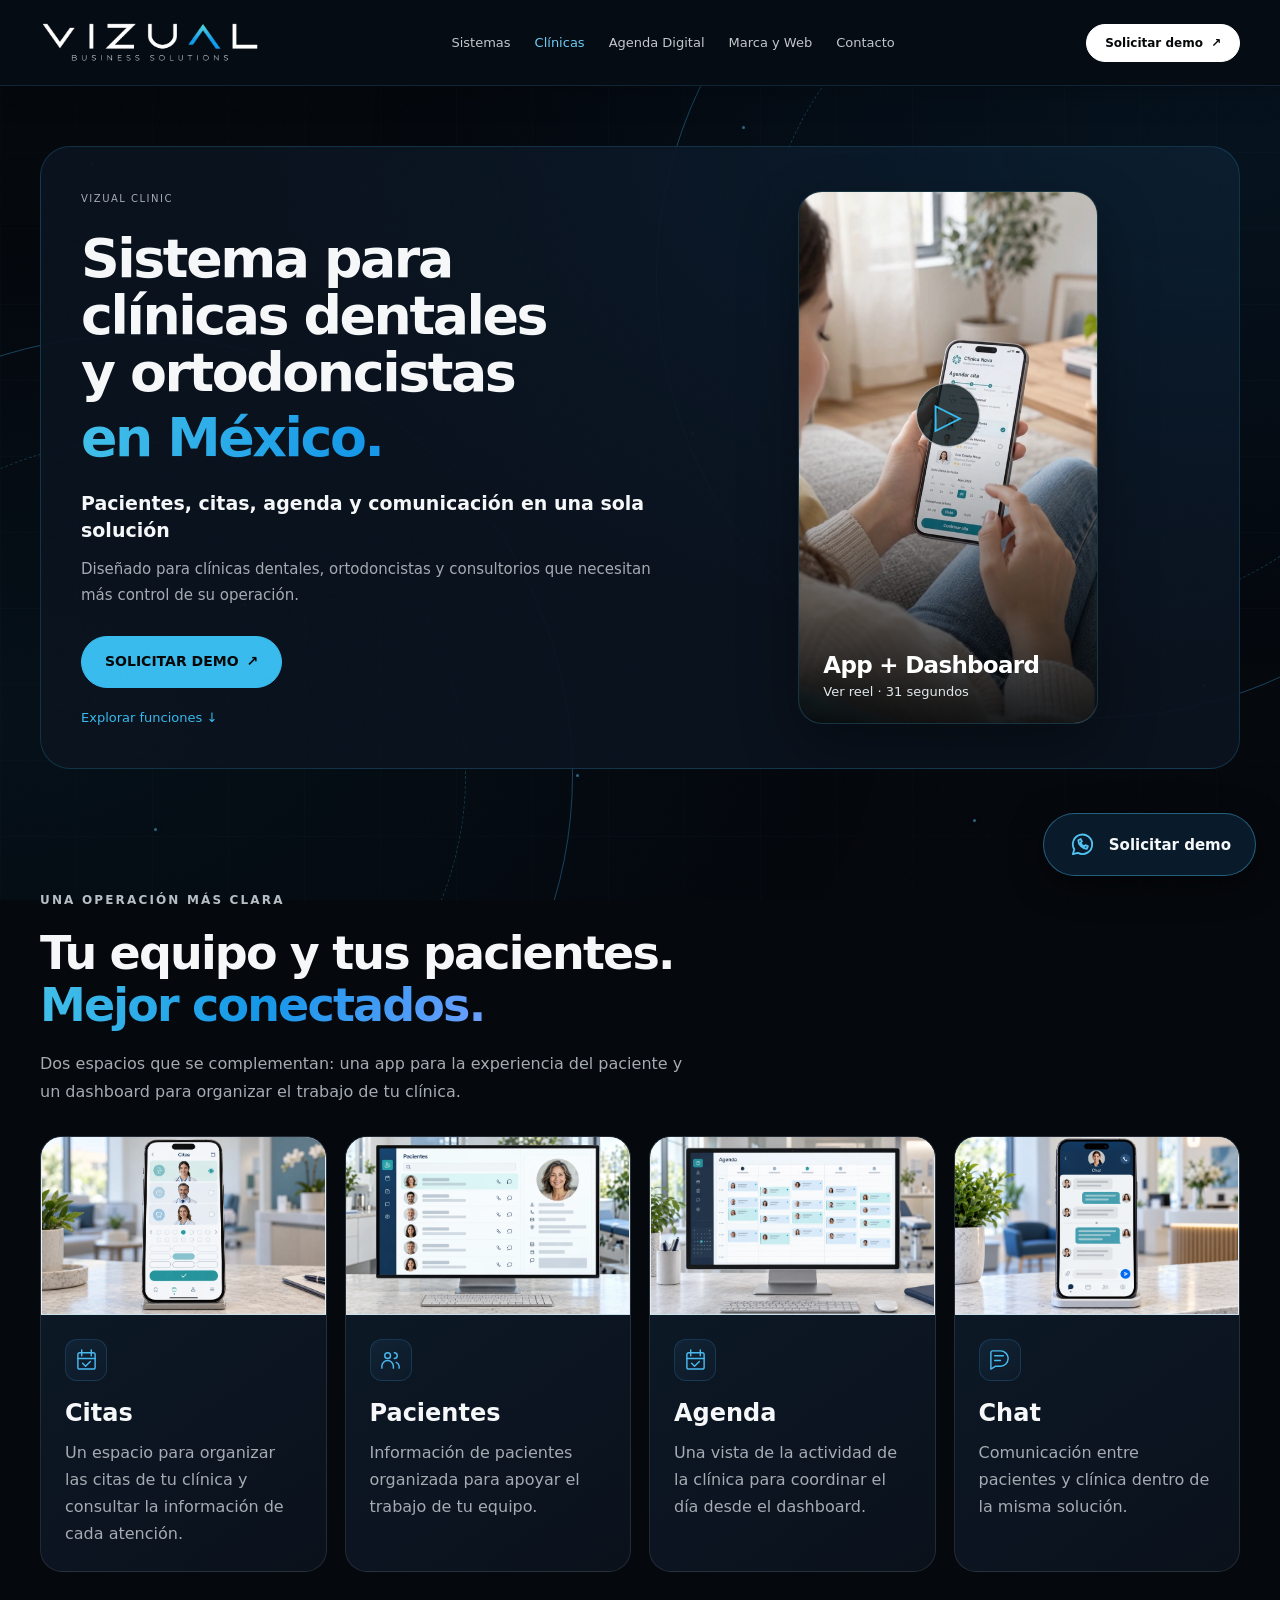
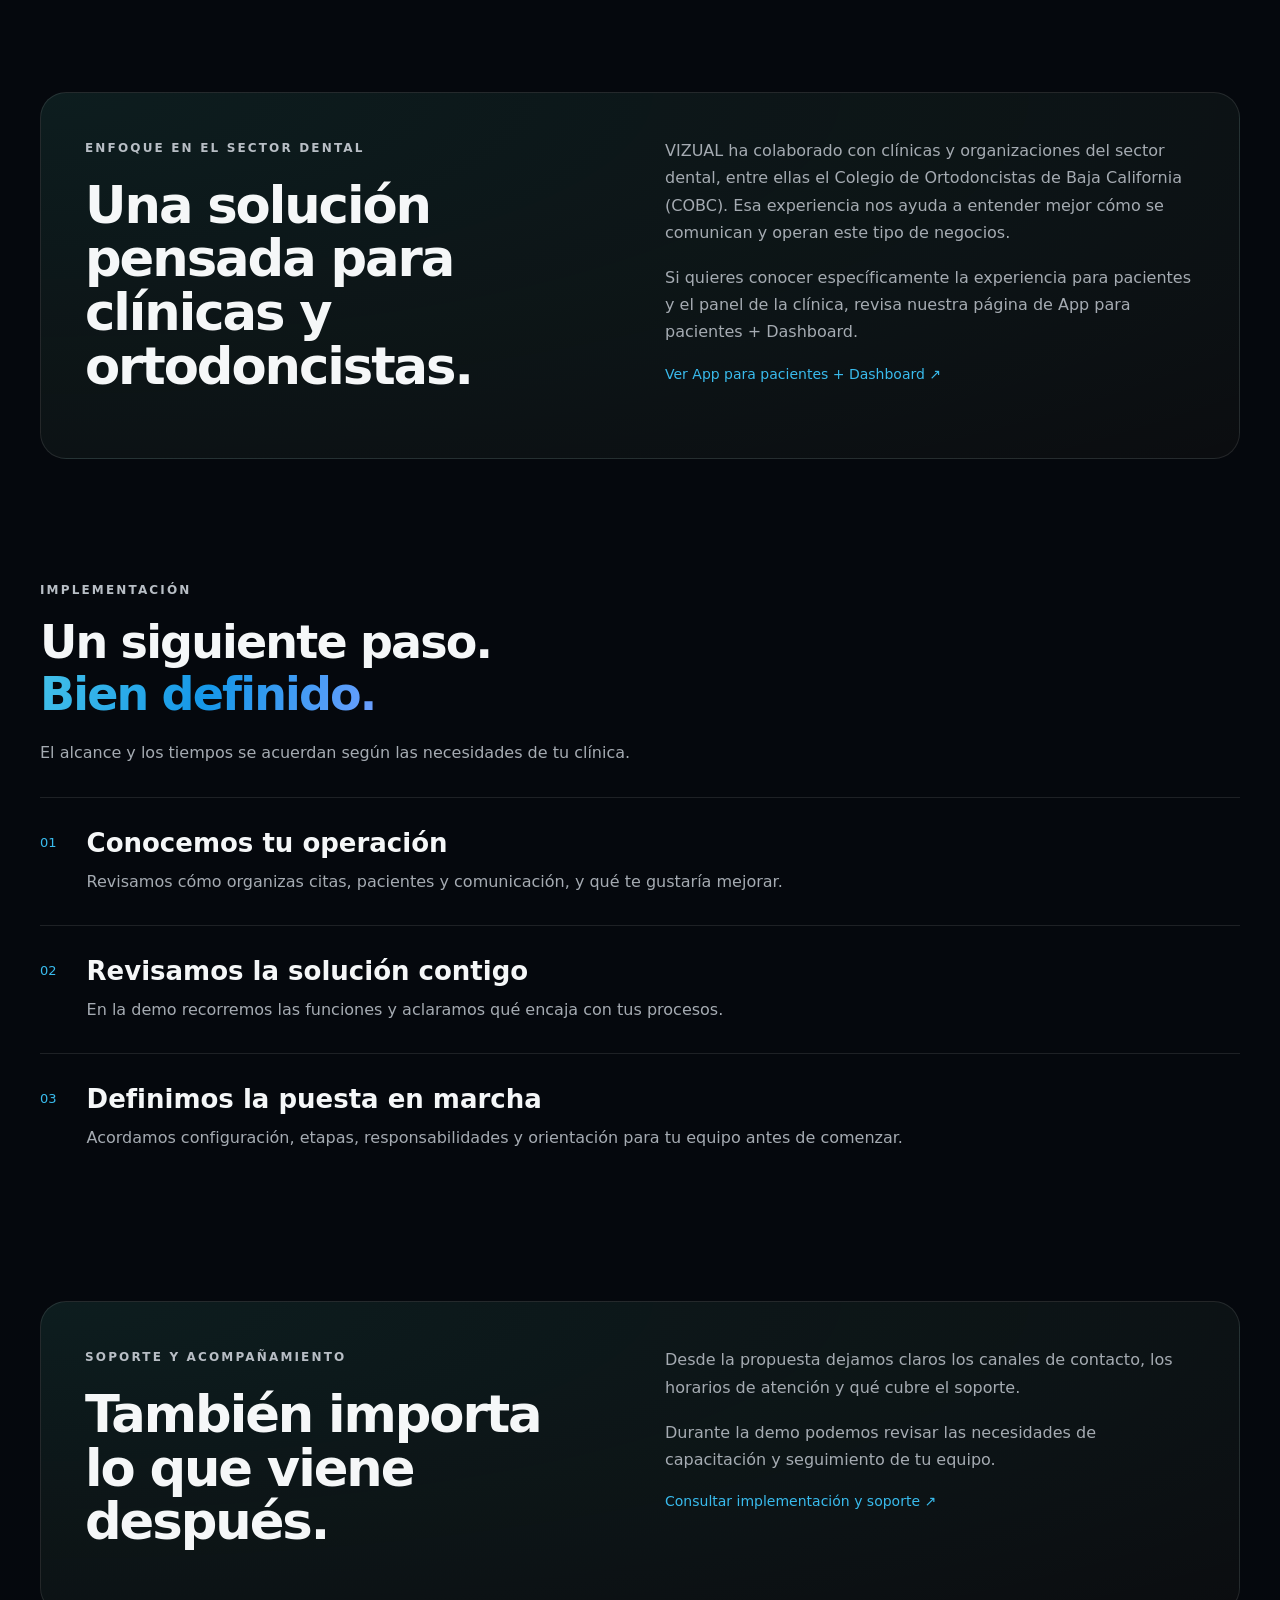
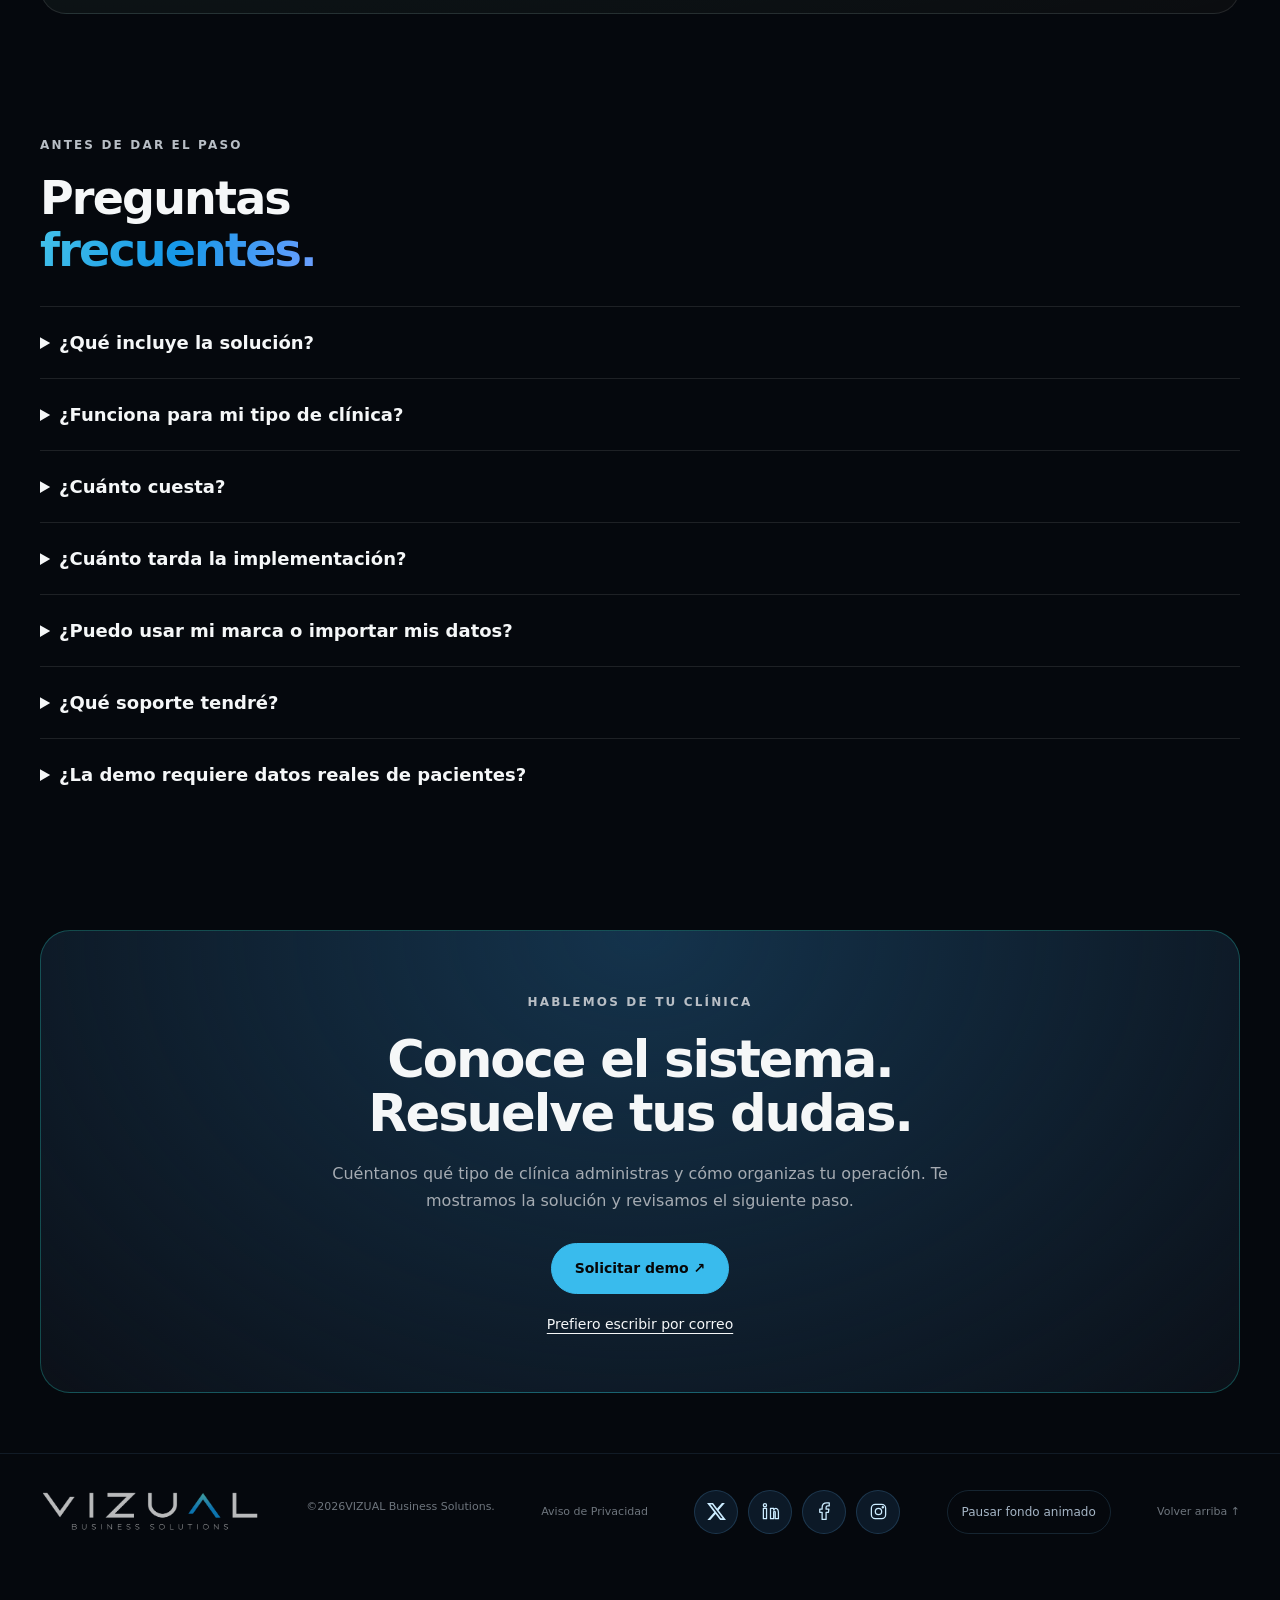
<file: sistema-para-clinicas.html>
<!doctype html>
<html lang="es-MX">
<head>
<meta charset="utf-8">
<meta name="viewport" content="width=device-width, initial-scale=1">
<meta name="theme-color" content="#050608">
<title>Sistema para clínicas dentales y ortodoncistas | VIZUAL</title>
<meta name="description" content="Sistema para clínicas dentales y ortodoncistas en México: pacientes, citas, agenda y comunicación en una sola solución. Solicita una demo.">
<link rel="canonical" href="https://vizualmx.com/sistema-para-clinicas">
<link rel="icon" type="image/svg+xml" href="assets/business-favicon.svg">
<meta property="og:type" content="website">
<meta property="og:locale" content="es_MX">
<meta property="og:site_name" content="VIZUAL Business Solutions">
<meta property="og:title" content="Sistema para clínicas dentales y ortodoncistas | VIZUAL">
<meta property="og:description" content="Sistema para clínicas dentales y ortodoncistas en México: pacientes, citas, agenda y comunicación en una sola solución. Solicita una demo.">
<meta property="og:url" content="https://vizualmx.com/sistema-para-clinicas">
<meta property="og:image" content="https://vizualmx.com/assets/social/business-solutions.png">
<meta property="og:image:width" content="1200">
<meta property="og:image:height" content="630">
<meta property="og:image:alt" content="VIZUAL Business Solutions: Sistemas, Clínicas, Agenda Digital y Marca y Web">
<meta name="twitter:card" content="summary_large_image">
<meta name="twitter:title" content="Sistema para clínicas dentales y ortodoncistas | VIZUAL">
<meta name="twitter:description" content="Sistema para clínicas dentales y ortodoncistas en México: pacientes, citas, agenda y comunicación en una sola solución. Solicita una demo.">
<meta name="twitter:image" content="https://vizualmx.com/assets/social/business-solutions.png">
<link rel="stylesheet" href="styles.css?v=business-4">
<link rel="stylesheet" href="refinements.css?v=18">
<script type="application/ld+json">{"@context": "https://schema.org", "@graph": [{"@type": "Organization", "@id": "https://vizualmx.com/#organization", "name": "VIZUAL Business Solutions", "url": "https://vizualmx.com/", "email": "contacto@vizualmx.com", "telephone": "+526861992711", "logo": "https://vizualmx.com/assets/vizual-business-solutions.png"}, {"@type": "WebSite", "@id": "https://vizualmx.com/#website", "url": "https://vizualmx.com/", "name": "VIZUAL Business Solutions", "publisher": {"@id": "https://vizualmx.com/#organization"}, "inLanguage": "es-MX"}, {"@type": "WebPage", "@id": "https://vizualmx.com/sistema-para-clinicas#webpage", "url": "https://vizualmx.com/sistema-para-clinicas", "name": "Sistema para clínicas dentales y ortodoncistas | VIZUAL", "description": "Sistema para clínicas dentales y ortodoncistas en México: pacientes, citas, agenda y comunicación en una sola solución. Solicita una demo.", "isPartOf": {"@id": "https://vizualmx.com/#website"}, "inLanguage": "es-MX"}, {"@type": "Service", "name": "Sistema para clínicas dentales y ortodoncistas", "description": "Sistema para clínicas dentales y ortodoncistas en México: pacientes, citas, agenda y comunicación en una sola solución. Solicita una demo.", "url": "https://vizualmx.com/sistema-para-clinicas", "provider": {"@id": "https://vizualmx.com/#organization"}}]}</script>
<script defer src="analytics.js?v=2">
</script>
</head>
<body class="business-page clinic-page">
<div class="tech-background" aria-hidden="true"><div class="tech-orbit tech-orbit-one"></div><div class="tech-orbit tech-orbit-two"></div><i class="tech-particle" style="--x:7%;--y:18%;--delay:-0s;--duration:24s"></i><i class="tech-particle" style="--x:19%;--y:67%;--delay:-3s;--duration:30s"></i><i class="tech-particle" style="--x:31%;--y:35%;--delay:-6s;--duration:36s"></i><i class="tech-particle" style="--x:45%;--y:86%;--delay:-9s;--duration:42s"></i><i class="tech-particle" style="--x:58%;--y:14%;--delay:-12s;--duration:24s"></i><i class="tech-particle" style="--x:69%;--y:57%;--delay:-15s;--duration:30s"></i><i class="tech-particle" style="--x:82%;--y:27%;--delay:-18s;--duration:36s"></i><i class="tech-particle" style="--x:94%;--y:76%;--delay:-21s;--duration:42s"></i><i class="tech-particle" style="--x:12%;--y:92%;--delay:-24s;--duration:24s"></i><i class="tech-particle" style="--x:54%;--y:48%;--delay:-27s;--duration:30s"></i><i class="tech-particle" style="--x:76%;--y:91%;--delay:-30s;--duration:36s"></i><i class="tech-particle" style="--x:90%;--y:8%;--delay:-33s;--duration:42s"></i></div>
<a class="skip-link" href="#contenido">Saltar al contenido</a>
<div class="noise" aria-hidden="true">
</div>
<header class="site-header" id="top">
<a class="brand" href="/" aria-label="VIZUAL Business Solutions — inicio">
<img class="official-wordmark" src="assets/vizual-business-solutions.png" alt="VIZUAL Business Solutions" width="1200" height="226">
</a>
<button class="menu-toggle" type="button" aria-expanded="false" aria-controls="main-nav" hidden><span class="menu-label">Menú</span><span class="menu-lines" aria-hidden="true"></span>
</button>
<nav class="nav" id="main-nav" aria-label="Principal">
<a href="/operaciones"><span>Sistemas</span><small class="nav-description">Sistemas para tu empresa</small></a>
<a href="/sistema-para-clinicas" aria-current="page"><span>Clínicas</span><small class="nav-description">App para pacientes + dashboard</small></a>
<a href="/agenda-digital"><span>Agenda Digital</span><small class="nav-description">Agenda personalizada sin mensualidades</small></a>
<a href="/business-experience"><span>Marca y Web</span><small class="nav-description">Branding, web y presencia digital</small></a>
<a href="/contacto"><span>Contacto</span><small class="nav-description">Hablemos de tu proyecto</small></a>
<a class="nav-diagnosis" href="/contacto">Solicitar diagnóstico <span aria-hidden="true">↗</span></a>
<div role="group" class="footer-socials mobile-nav-socials" aria-label="Redes sociales de VIZUAL"><a href="https://x.com/vizualmx" target="_blank" rel="noopener noreferrer" aria-label="VIZUAL en X" title="X"><svg viewBox="0 0 24 24" aria-hidden="true"><path fill="currentColor" stroke="none" d="M18.901 1.153h3.68l-8.04 9.19L24 22.846h-7.406l-5.8-7.584-6.64 7.584H.47l8.6-9.835L0 1.154h7.594l5.243 6.932 6.064-6.933Zm-1.29 19.49h2.039L6.487 3.24H4.3l13.31 17.403Z"/></svg></a><a href="https://www.linkedin.com/company/vizualmx" target="_blank" rel="noopener noreferrer" aria-label="VIZUAL en LinkedIn" title="LinkedIn"><svg viewBox="0 0 24 24" aria-hidden="true"><rect x="3" y="8" width="4" height="13"/><circle cx="5" cy="4" r="2"/><path d="M12 21V8h4v2c3-4 6-1 6 3v8h-4v-8c0-2-2-2-2 0v8Z"/></svg></a><a href="https://www.facebook.com/vizualmx" target="_blank" rel="noopener noreferrer" aria-label="VIZUAL en Facebook" title="Facebook"><svg viewBox="0 0 24 24" aria-hidden="true"><path d="M14 22V13h3l.5-4H14V7c0-1 .5-2 2-2h2V1h-3c-4 0-6 2-6 6v2H6v4h3v9Z"/></svg></a><a href="https://www.instagram.com/vizualmx/" target="_blank" rel="noopener noreferrer" aria-label="VIZUAL en Instagram" title="Instagram"><svg viewBox="0 0 24 24" aria-hidden="true"><rect x="3" y="3" width="18" height="18" rx="5"/><circle cx="12" cy="12" r="4"/><circle cx="17.5" cy="6.5" r=".8"/></svg></a></div>
</nav>
<a class="btn btn-small header-contact" href="/contacto">Solicitar demo <span aria-hidden="true">↗</span>
</a>
</header>
<main id="contenido">
<section class="clinic section-pad clinic-landing-hero" aria-labelledby="clinic-title">
<div class="clinic-card">
<div class="clinic-copy">
<a class="clinic-back" href="/">VIZUAL CLINIC</a>
<h1 id="clinic-title">Sistema para clínicas dentales y ortodoncistas <span>en México.</span></h1>
<p class="clinic-subtitle">Pacientes, citas, agenda y comunicación en una sola solución</p>
<p class="clinic-description">Diseñado para clínicas dentales, ortodoncistas y consultorios que necesitan más control de su operación.</p>
<a class="btn clinic-cta" href="https://wa.me/526861992711?text=Hola%2C%20me%20interesa%20la%20app%20para%20pacientes%20%2B%20dashboard%20para%20mi%20cl%C3%ADnica.%20Quisiera%20solicitar%20una%20demo." target="_blank" rel="noopener noreferrer" data-track-event="demo_click" data-track-placement="contact" data-track-interest="clinics">SOLICITAR DEMO <span aria-hidden="true">↗</span>
</a>
<a class="clinic-detail-link" href="#funciones">Explorar funciones ↓</a>
</div>        <a class="clinic-reel-preview" href="assets/projects/clinic-reel-v2.mp4" data-video-project aria-controls="clinic-reel-dialog" aria-haspopup="dialog" aria-label="Reproducir reel de la app y dashboard">
  <img src="assets/projects/clinic-reel-poster-v2.jpg" alt="Vista de la app para pacientes en el video de Clínicas" width="720" height="1280" loading="lazy" />
  <span class="clinic-reel-play" aria-hidden="true">▷</span>
  <span class="clinic-reel-caption">
<strong>App + Dashboard</strong>
<span>Ver reel · 31 segundos</span>
</span>
</a>
</div>
</section>
<section class="section-pad clinic-content" id="funciones">
<div class="section-heading">
<span class="kicker">UNA OPERACIÓN MÁS CLARA</span>
<h2>Tu equipo y tus pacientes.<br>
<span>Mejor conectados.</span>
</h2>
<p>Dos espacios que se complementan: una app para la experiencia del paciente y un dashboard para organizar el trabajo de tu clínica.</p>
</div>
<div class="clinic-function-grid">
<article class="clinic-info-card clinic-feature-card">
<div class="clinic-feature-media"><img src="assets/clinic/citas.webp" alt="Vista conceptual de citas en la solución para clínicas" width="1600" height="1000" loading="lazy" decoding="async"></div>
<div class="clinic-feature-copy">
<span class="kicker">01</span>
<span class="capability-icon" aria-hidden="true"><svg viewBox="0 0 24 24" fill="none"><rect x="3" y="5" width="18" height="17" rx="2"/><path d="M7 2v6m10-6v6M3 11h18m-13 5 3 3 5-5"/></svg></span>
<h3>Citas</h3>
<p>Un espacio para organizar las citas de tu clínica y consultar la información de cada atención.</p>
</div>
</article>
<article class="clinic-info-card clinic-feature-card">
<div class="clinic-feature-media"><img src="assets/clinic/pacientes.webp" alt="Vista conceptual de pacientes en la solución para clínicas" width="1600" height="1000" loading="lazy" decoding="async"></div>
<div class="clinic-feature-copy">
<span class="kicker">02</span>
<span class="capability-icon" aria-hidden="true"><svg viewBox="0 0 24 24" fill="none"><circle cx="9" cy="8" r="3"/><path d="M3 21v-2a6 6 0 0 1 12 0v2m1-16a3 3 0 0 1 0 6m2 4a5 5 0 0 1 3 4v2"/></svg></span>
<h3>Pacientes</h3>
<p>Información de pacientes organizada para apoyar el trabajo de tu equipo.</p>
</div>
</article>
<article class="clinic-info-card clinic-feature-card">
<div class="clinic-feature-media"><img src="assets/clinic/agenda.webp" alt="Vista conceptual de agenda en la solución para clínicas" width="1600" height="1000" loading="lazy" decoding="async"></div>
<div class="clinic-feature-copy">
<span class="kicker">03</span>
<span class="capability-icon" aria-hidden="true"><svg viewBox="0 0 24 24" fill="none"><rect x="3" y="5" width="18" height="17" rx="2"/><path d="M7 2v6m10-6v6M3 11h18m-13 5 3 3 5-5"/></svg></span>
<h3>Agenda</h3>
<p>Una vista de la actividad de la clínica para coordinar el día desde el dashboard.</p>
</div>
</article>
<article class="clinic-info-card clinic-feature-card">
<div class="clinic-feature-media"><img src="assets/clinic/chat.webp" alt="Vista conceptual de chat en la solución para clínicas" width="1600" height="1000" loading="lazy" decoding="async"></div>
<div class="clinic-feature-copy">
<span class="kicker">04</span>
<span class="capability-icon" aria-hidden="true"><svg viewBox="0 0 24 24" fill="none"><path d="M21 11a8 8 0 0 1-8 8H8l-5 3V5a2 2 0 0 1 2-2h8a8 8 0 0 1 8 8Z"/><path d="M7 8h9m-9 5h6"/></svg></span>
<h3>Chat</h3>
<p>Comunicación entre pacientes y clínica dentro de la misma solución.</p>
</div>
</article>
</div>
</section>
<section class="section-pad clinic-content" id="especialidad">
<div class="clinic-support">
<div>
<span class="kicker">ENFOQUE EN EL SECTOR DENTAL</span>
<h2>Una solución pensada para<br>clínicas y ortodoncistas.</h2>
</div>
<div>
<p>VIZUAL ha colaborado con clínicas y organizaciones del sector dental, entre ellas el Colegio de Ortodoncistas de Baja California (COBC). Esa experiencia nos ayuda a entender mejor cómo se comunican y operan este tipo de negocios.</p>
<p>Si quieres conocer específicamente la experiencia para pacientes y el panel de la clínica, revisa nuestra página de App para pacientes + Dashboard.</p>
<a class="text-link" href="/app-para-pacientes">Ver App para pacientes + Dashboard ↗</a>
</div>
</div>
</section>
<section class="section-pad clinic-content" id="implementacion">
<div class="section-heading">
<span class="kicker">IMPLEMENTACIÓN</span>
<h2>Un siguiente paso.<br>
<span>Bien definido.</span>
</h2>
<p>El alcance y los tiempos se acuerdan según las necesidades de tu clínica.</p>
</div>
<ol class="clinic-steps">
<li>
<span>01</span>
<div>
<h3>Conocemos tu operación</h3>
<p>Revisamos cómo organizas citas, pacientes y comunicación, y qué te gustaría mejorar.</p>
</div>
</li>
<li>
<span>02</span>
<div>
<h3>Revisamos la solución contigo</h3>
<p>En la demo recorremos las funciones y aclaramos qué encaja con tus procesos.</p>
</div>
</li>
<li>
<span>03</span>
<div>
<h3>Definimos la puesta en marcha</h3>
<p>Acordamos configuración, etapas, responsabilidades y orientación para tu equipo antes de comenzar.</p>
</div>
</li>
</ol>
</section>
<section class="section-pad clinic-content" id="soporte">
<div class="clinic-support">
<div>
<span class="kicker">SOPORTE Y ACOMPAÑAMIENTO</span>
<h2>También importa<br>lo que viene después.</h2>
</div>
<div>
<p>Desde la propuesta dejamos claros los canales de contacto, los horarios de atención y qué cubre el soporte.</p>
<p>Durante la demo podemos revisar las necesidades de capacitación y seguimiento de tu equipo.</p>
<a class="text-link" href="https://wa.me/526861992711?text=Hola%2C%20me%20interesa%20la%20app%20para%20pacientes%20%2B%20dashboard%20para%20mi%20cl%C3%ADnica.%20Quisiera%20solicitar%20una%20demo." target="_blank" rel="noopener noreferrer" data-track-event="demo_click" data-track-placement="soporte" data-track-interest="clinics">Consultar implementación y soporte ↗</a>
</div>
</div>
</section>
<section class="section-pad clinic-content" id="preguntas">
<div class="section-heading">
<span class="kicker">ANTES DE DAR EL PASO</span>
<h2>Preguntas<br>
<span>frecuentes.</span>
</h2>
</div>
<div class="clinic-faq">
<details>
<summary>¿Qué incluye la solución?</summary>
<p>Una app para pacientes y un dashboard para la clínica, con citas, pacientes, agenda y chat. En la demo revisamos los flujos y definimos qué configuración necesita tu operación.</p>
</details>
<details>
<summary>¿Funciona para mi tipo de clínica?</summary>
<p>Cuéntanos tu especialidad, cómo trabaja tu equipo y cuántas personas usarían el sistema. La demo sirve para revisar si la solución se ajusta a tu operación antes de definir una propuesta.</p>
</details>
<details>
<summary>¿Cuánto cuesta?</summary>
<p>La propuesta se define según el alcance acordado. Solicita una demo para revisar las funciones, la implementación y las condiciones de soporte; no hay una tarifa publicada en esta página.</p>
</details>
<details>
<summary>¿Cuánto tarda la implementación?</summary>
<p>El calendario se acuerda después de revisar los requisitos de tu clínica. La propuesta debe detallar las etapas y lo que necesitamos de tu equipo para avanzar.</p>
</details>
<details>
<summary>¿Puedo usar mi marca o importar mis datos?</summary>
<p>Podemos revisar estas necesidades en la demo. La personalización, importación de datos e integraciones requieren confirmar viabilidad y alcance; no se consideran incluidas sin acordarlas.</p>
</details>
<details>
<summary>¿Qué soporte tendré?</summary>
<p>Antes de comenzar, acordamos los canales, horarios y alcance del soporte, además de la orientación que necesitará tu equipo. Estos puntos quedan definidos en la propuesta.</p>
</details>
<details>
<summary>¿La demo requiere datos reales de pacientes?</summary>
<p>No necesitas enviar información sensible para solicitarla. Podemos conversar sobre tus procesos sin compartir expedientes ni datos personales de pacientes.</p>
</details>
</div>
</section>
<section class="section-pad clinic-content" id="demo">
<div class="clinic-demo">
<span class="kicker">HABLEMOS DE TU CLÍNICA</span>
<h2>Conoce el sistema.<br>Resuelve tus dudas.</h2>
<p>Cuéntanos qué tipo de clínica administras y cómo organizas tu operación. Te mostramos la solución y revisamos el siguiente paso.</p>
<a class="btn clinic-cta" href="https://wa.me/526861992711?text=Hola%2C%20me%20interesa%20la%20app%20para%20pacientes%20%2B%20dashboard%20para%20mi%20cl%C3%ADnica.%20Quisiera%20solicitar%20una%20demo." target="_blank" rel="noopener noreferrer" data-track-event="demo_click" data-track-placement="demo" data-track-interest="clinics">Solicitar demo ↗</a>
<a class="contact-email" href="mailto:contacto@vizualmx.com?subject=Demo%20del%20sistema%20para%20cl%C3%ADnicas" data-track-event="email_click" data-track-placement="demo" data-track-interest="clinics">Prefiero escribir por correo</a>
</div>
</section>
</main>
<dialog class="project-video-dialog" id="clinic-reel-dialog" aria-labelledby="clinic-reel-title">
<div class="project-video-header">
<h2 id="clinic-reel-title">App + Dashboard <span>Sistema para clínicas · VIZUAL</span>
</h2>
<button type="button" class="project-video-close" aria-label="Cerrar reel de la app" autofocus>×</button>
</div>
<video controls playsinline preload="none" poster="assets/projects/clinic-reel-poster-v2.jpg">
<source src="assets/projects/clinic-reel-v2.mp4" type="video/mp4" />Tu navegador no puede reproducir este video. <a href="assets/projects/clinic-reel-v2.mp4">Abrir reel</a>.</video>
</dialog>
<footer>
<a class="brand" href="/" aria-label="VIZUAL Business Solutions — inicio">
<img class="official-wordmark" src="assets/vizual-business-solutions.png" alt="VIZUAL Business Solutions" width="1200" height="226">
</a>
<p>© <span id="year">2026</span> VIZUAL Business Solutions.</p>
<a href="/aviso-de-privacidad">Aviso de Privacidad</a>
<div class="footer-socials" aria-label="Redes sociales de VIZUAL"><a href="https://x.com/vizualmx" target="_blank" rel="noopener noreferrer" aria-label="VIZUAL en X" title="X"><svg viewBox="0 0 24 24" aria-hidden="true"><path fill="currentColor" stroke="none" d="M18.901 1.153h3.68l-8.04 9.19L24 22.846h-7.406l-5.8-7.584-6.64 7.584H.47l8.6-9.835L0 1.154h7.594l5.243 6.932 6.064-6.933Zm-1.29 19.49h2.039L6.487 3.24H4.3l13.31 17.403Z"/></svg></a><a href="https://www.linkedin.com/company/vizualmx" target="_blank" rel="noopener noreferrer" aria-label="VIZUAL en LinkedIn" title="LinkedIn"><svg viewBox="0 0 24 24" aria-hidden="true"><rect x="3" y="8" width="4" height="13"/><circle cx="5" cy="4" r="2"/><path d="M12 21V8h4v2c3-4 6-1 6 3v8h-4v-8c0-2-2-2-2 0v8Z"/></svg></a><a href="https://www.facebook.com/vizualmx" target="_blank" rel="noopener noreferrer" aria-label="VIZUAL en Facebook" title="Facebook"><svg viewBox="0 0 24 24" aria-hidden="true"><path d="M14 22V13h3l.5-4H14V7c0-1 .5-2 2-2h2V1h-3c-4 0-6 2-6 6v2H6v4h3v9Z"/></svg></a><a href="https://www.instagram.com/vizualmx/" target="_blank" rel="noopener noreferrer" aria-label="VIZUAL en Instagram" title="Instagram"><svg viewBox="0 0 24 24" aria-hidden="true"><rect x="3" y="3" width="18" height="18" rx="5"/><circle cx="12" cy="12" r="4"/><circle cx="17.5" cy="6.5" r=".8"/></svg></a></div>
<button class="background-toggle" type="button" aria-pressed="false" hidden>Pausar fondo animado</button>
<a href="#top">Volver arriba ↑</a>
</footer>
<a class="whatsapp-float" href="https://wa.me/526861992711?text=Hola%2C%20quisiera%20solicitar%20una%20demo%20de%20VIZUAL%20Clínicas%3A%20app%20para%20pacientes%20y%20dashboard%20para%20mi%20cl%C3%ADnica." target="_blank" rel="noopener noreferrer" aria-label="Solicitar demo por WhatsApp" title="WhatsApp" data-track-event="demo_click" data-track-placement="floating" data-track-interest="clinics">
<svg viewBox="0 0 24 24" aria-hidden="true"><path d="M20 11.8A8 8 0 0 1 8.2 18.9L4 20l1.2-4A8 8 0 1 1 20 11.8Z"/><path d="M8.5 8.5c0 3.5 3.5 7 7 7l1-2-2-1-1 1c-1.5-.5-2.5-1.5-3-3l1-1-1-2Z"/></svg>
<span>Solicitar demo</span>
</a>
<script src="script.js?v=business-5">
</script>
</body>
</html>
</file>
<file: styles.css>
:root{
  --bg:#050608; --bg2:#0b0d10; --text:#f5f7f8; --muted:#a5abb2; --line:rgba(255,255,255,.10);
  --lime:#d8ff3e; --cyan:#2df3e0; --blue:#1f57ff; --magenta:#e82bd7; --violet:#7f35e8;
  --max:1280px;
}

*{box-sizing:border-box}

html{scroll-behavior:smooth;overflow-x:clip}

body{
  margin:0;
  background:var(--bg);
  color:var(--text);
  font-family:Inter,ui-sans-serif,system-ui,-apple-system,BlinkMacSystemFont,"Segoe UI",sans-serif;
  overflow-x:clip;
}

a{
  color:inherit;
  text-decoration:none;
}

button{
  font:inherit;
}

.noise{
  position:fixed;
  inset:0;
  pointer-events:none;
  opacity:.035;
  z-index:50;
  background-image:url("data:image/svg+xml,%3Csvg viewBox='0 0 180 180' xmlns='http://www.w3.org/2000/svg'%3E%3Cfilter id='n'%3E%3CfeTurbulence type='fractalNoise' baseFrequency='.95' numOctaves='3' stitchTiles='stitch'/%3E%3C/filter%3E%3Crect width='100%25' height='100%25' filter='url(%23n)' opacity='.5'/%3E%3C/svg%3E");
}

.section-pad{
  max-width:var(--max);
  margin:auto;
  padding:120px 40px;
}

.site-header{
  height:86px;
  max-width:var(--max);
  margin:auto;
  padding:0 40px;
  display:flex;
  align-items:center;
  justify-content:space-between;
  position:relative;
  z-index:20;
}

.brand img{
  width:142px;
  display:block;
}

.nav{
  display:flex;
  gap:34px;
  font-size:14px;
  color:#c3c7cb;
}

.nav a{
  transition:.2s;
}

.nav a:hover{
  color:#fff;
}

.btn{
  display:inline-flex;
  align-items:center;
  justify-content:center;
  border-radius:999px;
  padding:15px 23px;
  background:#fff;
  color:#060708;
  font-weight:700;
  font-size:14px;
  transition:.25s;
  border:1px solid #fff;
}

.btn:hover{
  transform:translateY(-2px);
  box-shadow:0 10px 35px rgba(255,255,255,.10);
}

.btn-small{
  padding:11px 18px;
  font-size:13px;
}

.hero{
  min-height:770px;
  display:grid;
  grid-template-columns:1.05fr .95fr;
  align-items:center;
  gap:50px;
  padding-top:70px;
}

.eyebrow,
.kicker{
  font-size:12px;
  letter-spacing:.18em;
  text-transform:uppercase;
  color:#b8bec5;
  font-weight:700;
}

.eyebrow{
  display:flex;
  align-items:center;
  gap:10px;
}

.eyebrow span{
  width:28px;
  height:1px;
  background:var(--cyan);
}

h1,
h2,
h3,
p{
  margin-top:0;
}

.hero h1{
  font-size:clamp(58px,6vw,92px);
  line-height:.92;
  letter-spacing:-.055em;
  margin:22px 0 28px;
  max-width:780px;
}

.hero h1 em,
.section-heading h2 span,
.contact h2 span{
  font-style:normal;
  background:linear-gradient(90deg,var(--cyan),var(--lime) 45%,#fff 75%);
  -webkit-background-clip:text;
  background-clip:text;
  color:transparent;
}

.hero-lead{
  font-size:18px;
  line-height:1.7;
  color:#b9bec5;
  max-width:650px;
}

.hero-lead strong{
  color:#fff;
  font-weight:600;
}

.hero-actions{
  display:flex;
  align-items:center;
  gap:30px;
  margin-top:36px;
}

.text-link{
  font-size:14px;
  color:#d4d8dc;
}

.text-link span{
  display:inline-block;
  margin-left:5px;
}

.hero-meta{
  display:flex;
  gap:38px;
  border-top:1px solid var(--line);
  margin-top:70px;
  padding-top:26px;
}

.hero-meta div{
  display:flex;
  flex-direction:column;
}

.hero-meta b{
  font-size:18px;
}

.hero-meta span{
  font-size:12px;
  color:#838a92;
  margin-top:4px;
}

.hero-art{
  position:relative;
  height:610px;
}

.hero-panel{
  position:absolute;
  inset:52px 10px 40px 55px;
  border:1px solid var(--line);
  border-radius:30px;
  background:linear-gradient(180deg,rgba(255,255,255,.055),rgba(255,255,255,.012));
  backdrop-filter:blur(15px);
  display:flex;
  align-items:center;
  justify-content:center;
  overflow:hidden;
}

.hero-panel:after{
  content:"";
  position:absolute;
  inset:0;
  background:
    radial-gradient(circle at 70% 20%,rgba(45,243,224,.17),transparent 32%),
    radial-gradient(circle at 40% 75%,rgba(127,53,232,.18),transparent 38%);
}

.hero-panel img{
  width:72%;
  height:auto;
  object-fit:contain;
  filter:drop-shadow(0 26px 35px rgba(0,0,0,.42));
  position:relative;
  z-index:2;
}

.panel-label{
  position:absolute;
  left:24px;
  bottom:20px;
  font-size:10px;
  letter-spacing:.22em;
  color:#6d747c;
  z-index:3;
}

.orb{
  position:absolute;
  border-radius:999px;
  filter:blur(55px);
  opacity:.42;
}

.orb-a{
  width:190px;
  height:190px;
  background:var(--cyan);
  right:-30px;
  top:25px;
}

.orb-b{
  width:220px;
  height:220px;
  background:var(--violet);
  left:0;
  bottom:0;
}

.float-card{
  position:absolute;
  padding:12px 15px;
  border-radius:12px;
  border:1px solid var(--line);
  background:rgba(12,14,18,.72);
  backdrop-filter:blur(10px);
  font-size:10px;
  letter-spacing:.15em;
  color:#d5d9dc;
  box-shadow:0 20px 50px rgba(0,0,0,.25);
}

.float-card span{
  color:var(--cyan);
  margin-right:8px;
}

.card-a{
  top:90px;
  left:15px;
}

.card-b{
  right:-8px;
  top:265px;
}

.card-c{
  left:25px;
  bottom:85px;
}

/* TICKER */
.ticker{
  overflow:hidden;
  border-top:1px solid var(--line);
  border-bottom:1px solid var(--line);
  padding:18px 0;
}

.ticker-track{
  display:flex;
  width:max-content;
  gap:32px;
  align-items:center;
  animation:ticker 36s linear infinite;
  color:#a5abb2;
  font-size:12px;
  letter-spacing:.17em;
  white-space:nowrap;
  will-change:transform;
}

.ticker-track span,
.ticker-track i{
  flex-shrink:0;
}

.ticker-track i{
  color:var(--cyan);
  font-style:normal;
}

@keyframes ticker{
  from{
    transform:translateX(0);
  }

  to{
    transform:translateX(-50%);
  }
}

.section-heading{
  max-width:700px;
  margin-bottom:55px;
}

.section-heading h2{
  font-size:clamp(44px,5vw,72px);
  line-height:.98;
  letter-spacing:-.045em;
  margin:14px 0 20px;
}

.section-heading p{
  color:var(--muted);
  line-height:1.7;
}

.section-heading.horizontal{
  display:flex;
  justify-content:space-between;
  align-items:flex-end;
  max-width:none;
  gap:60px;
}

.section-heading.horizontal p{
  max-width:430px;
  margin-bottom:8px;
}

.service-grid{
  display:grid;
  grid-template-columns:repeat(4,1fr);
  border-top:1px solid var(--line);
  border-left:1px solid var(--line);
}

.service-card{
  min-height:310px;
  padding:28px;
  border-right:1px solid var(--line);
  border-bottom:1px solid var(--line);
  position:relative;
  transition:.3s;
  background:linear-gradient(180deg,rgba(255,255,255,.015),transparent);
}

.service-card:hover{
  background:linear-gradient(180deg,rgba(45,243,224,.07),rgba(255,255,255,.015));
  transform:translateY(-4px);
}

.service-no{
  font-size:12px;
  color:#68717a;
}

.service-card h3{
  font-size:24px;
  margin:70px 0 14px;
  letter-spacing:-.02em;
}

.service-card p{
  font-size:14px;
  line-height:1.6;
  color:#9299a1;
}

.service-card .arrow{
  position:absolute;
  right:24px;
  bottom:20px;
  color:var(--cyan);
  font-size:22px;
}

.work{
  padding-top:80px;
}

.work-grid{
  display:grid;
  grid-template-columns:1.25fr .75fr;
  grid-template-rows:310px 310px;
  gap:18px;
}

.project{
  position:relative;
  overflow:hidden;
  border-radius:24px;
  border:1px solid var(--line);
  min-height:300px;
}

.project-main{
  grid-row:1/3;
}

.project-bg{
  position:absolute;
  inset:0;
  transition:.55s;
}

.project:hover .project-bg{
  transform:scale(1.035);
}

.gradient-one{
  background:
    radial-gradient(circle at 25% 25%,rgba(216,255,62,.88),transparent 22%),
    radial-gradient(circle at 75% 65%,rgba(45,243,224,.55),transparent 32%),
    linear-gradient(145deg,#112117,#071713 50%,#050608);
}

.gradient-two{
  background:
    radial-gradient(circle at 75% 20%,rgba(232,43,215,.72),transparent 28%),
    linear-gradient(145deg,#1d0b1e,#0a0714 60%,#050608);
}

.gradient-three{
  background:
    radial-gradient(circle at 30% 30%,rgba(31,87,255,.72),transparent 26%),
    radial-gradient(circle at 70% 80%,rgba(127,53,232,.65),transparent 28%),
    linear-gradient(145deg,#09101f,#06070c);
}

.project-bg:after{
  content:"";
  position:absolute;
  inset:0;
  background:linear-gradient(180deg,transparent 25%,rgba(0,0,0,.70) 100%);
}

.project-badge{
  position:absolute;
  top:20px;
  left:20px;
  padding:9px 11px;
  border:1px solid rgba(255,255,255,.20);
  border-radius:999px;
  font-size:9px;
  letter-spacing:.14em;
  background:rgba(0,0,0,.2);
  backdrop-filter:blur(7px);
}

.project-copy{
  position:absolute;
  left:24px;
  right:24px;
  bottom:22px;
  z-index:2;
}

.project-copy small{
  font-size:10px;
  letter-spacing:.15em;
  color:#d4d7da;
}

.project-copy h3{
  font-size:28px;
  line-height:1.08;
  max-width:470px;
  margin:8px 0 12px;
}

.project-main .project-copy h3{
  font-size:43px;
}

.project-copy span{
  font-size:12px;
  color:#c3c8cc;
}

.demo-note{
  font-size:12px;
  color:#656d75;
  margin-top:16px;
}

.showreel{
  padding-top:20px;
}

.reel-frame{
  height:520px;
  border-radius:30px;
  border:1px solid var(--line);
  position:relative;
  overflow:hidden;
  background:
    radial-gradient(circle at 55% 50%,rgba(45,243,224,.20),transparent 27%),
    radial-gradient(circle at 42% 48%,rgba(127,53,232,.23),transparent 38%),
    linear-gradient(135deg,#0c1116,#060708 60%);
}

.reel-frame:before{
  content:"";
  position:absolute;
  inset:0;
  background:
    repeating-linear-gradient(90deg,transparent 0 79px,rgba(255,255,255,.018) 80px),
    repeating-linear-gradient(0deg,transparent 0 79px,rgba(255,255,255,.018) 80px);
}

.reel-glow{
  position:absolute;
  width:360px;
  height:360px;
  border-radius:50%;
  left:50%;
  top:50%;
  transform:translate(-50%,-50%);
  background:conic-gradient(from 20deg,var(--cyan),var(--blue),var(--magenta),var(--lime),var(--cyan));
  filter:blur(42px);
  opacity:.27;
}

.reel-top,
.reel-bottom{
  position:absolute;
  left:28px;
  right:28px;
  display:flex;
  justify-content:space-between;
  font-size:10px;
  letter-spacing:.16em;
  color:#889099;
}

.reel-top{
  top:24px;
}

.reel-bottom{
  bottom:24px;
}

.play{
  position:absolute;
  left:50%;
  top:50%;
  transform:translate(-50%,-50%);
  width:104px;
  height:104px;
  border-radius:50%;
  background:#fff;
  border:none;
  cursor:pointer;
  box-shadow:0 20px 60px rgba(0,0,0,.35);
  transition:.25s;
}

.play:hover{
  transform:translate(-50%,-50%) scale(1.06);
}

.play span{
  color:#0a0b0d;
  font-size:24px;
  margin-left:5px;
}

.logo-wall{
  display:grid;
  grid-template-columns:repeat(4,1fr);
  border-top:1px solid var(--line);
  border-left:1px solid var(--line);
}

.client-logo{
  height:150px;
  border-right:1px solid var(--line);
  border-bottom:1px solid var(--line);
  display:flex;
  align-items:center;
  justify-content:center;
  font-weight:800;
  letter-spacing:.05em;
  color:#d7dade;
  filter:grayscale(1);
  transition:.25s;
}

.client-logo:hover{
  background:rgba(255,255,255,.025);
  color:#fff;
}

.client-logo.muted{
  color:#505860;
}

.process-list{
  border-top:1px solid var(--line);
}

.process-row{
  display:grid;
  grid-template-columns:80px 1fr 1fr;
  gap:30px;
  align-items:center;
  border-bottom:1px solid var(--line);
  padding:28px 0;
}

.process-row span{
  font-size:12px;
  color:var(--cyan);
}

.process-row h3{
  font-size:28px;
  margin:0;
}

.process-row p{
  margin:0;
  color:#8f969d;
}

.contact-box{
  min-height:380px;
  padding:46px 58px;
  border-radius:34px;
  display:grid;
  grid-template-columns:1.2fr .8fr;
  gap:60px;
  align-items:center;
  background:linear-gradient(135deg,rgba(45,243,224,.95),rgba(31,87,255,.92) 48%,rgba(232,43,215,.90));
  color:#fff;
  position:relative;
  overflow:hidden;
}

.contact-box:before{
  content:"";
  position:absolute;
  width:500px;
  height:500px;
  border:1px solid rgba(255,255,255,.17);
  border-radius:50%;
  right:-180px;
  top:-240px;
}

.contact .kicker{
  color:rgba(255,255,255,.75);
}

.contact h2{
  font-size:clamp(48px,5vw,72px);
  line-height:.98;
  letter-spacing:-.05em;
  margin:14px 0 0;
}

.contact h2 span{
  background:linear-gradient(90deg,#fff,#dbffb8);
  -webkit-background-clip:text;
  background-clip:text;
}

.contact-side{
  position:relative;
  z-index:2;
}

.contact-side p{
  line-height:1.6;
  max-width:430px;
}

.btn-light{
  margin-top:10px;
}

.contact-links{
  display:flex;
  gap:22px;
  font-size:12px;
  margin-top:24px;
}

.contact-links a{
  opacity:.85;
}

footer{
  max-width:var(--max);
  margin:auto;
  padding:10px 40px 40px;
  display:flex;
  align-items:center;
  justify-content:space-between;
  color:#6e757d;
  font-size:11px;
}

footer img{
  width:120px;
  opacity:.72;
}

.modal{
  position:fixed;
  inset:0;
  background:rgba(0,0,0,.78);
  backdrop-filter:blur(10px);
  z-index:100;
  display:none;
  align-items:center;
  justify-content:center;
  padding:30px;
}

.modal.open{
  display:flex;
}

.modal-card{
  width:min(900px,100%);
  min-height:500px;
  background:#0b0d10;
  border:1px solid var(--line);
  border-radius:24px;
  position:relative;
  display:flex;
  align-items:center;
  justify-content:center;
}

.modal-close{
  position:absolute;
  right:15px;
  top:12px;
  width:38px;
  height:38px;
  border-radius:50%;
  background:#171a1e;
  color:#fff;
  border:1px solid var(--line);
  font-size:24px;
  cursor:pointer;
}

.modal-placeholder{
  text-align:center;
  color:#aab0b6;
  padding:40px;
}

.modal-placeholder img{
  width:180px;
  max-height:180px;
  object-fit:contain;
}

.modal-placeholder h3{
  font-size:32px;
  color:#fff;
  margin:18px 0 10px;
}

.reveal{
  opacity:0;
  transform:translateY(22px);
  transition:opacity .75s ease,transform .75s ease;
}

.reveal.visible{
  opacity:1;
  transform:none;
}

.delay-1{
  transition-delay:.08s;
}

.delay-2{
  transition-delay:.16s;
}

.delay-3{
  transition-delay:.24s;
}


/* --- V2 neon services section --- */

.services{
  padding-top:105px;
  padding-bottom:105px;
  position:relative;
}

.services:before{
  content:"";
  position:absolute;
  inset:10% -6% auto auto;
  width:260px;
  height:260px;
  border-radius:50%;
  background:radial-gradient(circle,rgba(232,43,215,.18),transparent 62%);
  filter:blur(12px);
  pointer-events:none;
}

.services:after{
  content:"";
  position:absolute;
  left:-80px;
  top:110px;
  width:300px;
  height:220px;
  background:radial-gradient(circle at 35% 50%,rgba(45,243,224,.15),transparent 58%);
  filter:blur(18px);
  pointer-events:none;
}

.services-head{
  display:flex;
  align-items:flex-start;
  justify-content:space-between;
  gap:40px;
  margin-bottom:28px;
  position:relative;
  z-index:1;
}

.services-head .kicker{
  display:block;
  margin-bottom:12px;
}

.services-head h2{
  font-size:clamp(40px,4.7vw,62px);
  line-height:1.02;
  letter-spacing:-.04em;
  margin:0;
}

.services-side-tag{
  display:flex;
  align-items:flex-start;
  gap:14px;
  padding-top:6px;
  flex-shrink:0;
}

.services-side-tag span{
  display:block;
  width:2px;
  height:58px;
  border-radius:99px;
  background:linear-gradient(180deg,var(--magenta),var(--cyan));
}

.services-side-tag p{
  margin:0;
  font-size:11px;
  line-height:1.95;
  letter-spacing:.28em;
  color:#c8d0d8;
  text-align:left;
}

.neon-grid{
  display:grid;
  grid-template-columns:repeat(4,minmax(0,1fr));
  gap:18px;
  border:0;
  position:relative;
  z-index:1;
}

.neon-card{
  min-height:196px;
  padding:28px 26px 24px;
  border:1px solid rgba(150,223,255,.2);
  border-radius:20px;
  background:
    linear-gradient(180deg,rgba(255,255,255,.03),rgba(255,255,255,.01)),
    radial-gradient(circle at 15% 18%,rgba(45,243,224,.09),transparent 38%),
    radial-gradient(circle at 72% 0%,rgba(232,43,215,.10),transparent 34%),
    linear-gradient(180deg,rgba(5,6,8,.88),rgba(8,10,14,.95));
  box-shadow:
    inset 0 0 0 1px rgba(255,255,255,.03),
    0 18px 40px rgba(0,0,0,.22);
  backdrop-filter:blur(10px);
  transition:
    transform .25s ease,
    border-color .25s ease,
    box-shadow .25s ease,
    background .25s ease;
}

.neon-card:hover{
  transform:translateY(-4px);
  border-color:rgba(45,243,224,.38);
  box-shadow:
    inset 0 0 0 1px rgba(255,255,255,.05),
    0 24px 50px rgba(0,0,0,.35),
    0 0 30px rgba(45,243,224,.08);
}

.neon-card h3{
  font-size:18px;
  line-height:1.15;
  letter-spacing:-.02em;
  margin:20px 0 10px;
}

.neon-card p{
  font-size:14px;
  line-height:1.45;
  color:#b2b9c1;
  max-width:240px;
  margin:0;
  padding-right:22px;
}

/* Consistent vector service icons, inheriting each card's accent. */
.service-icon{
  --icon-accent:var(--cyan);
  width:54px;
  height:54px;
  flex-shrink:0;
  display:grid;
  place-items:center;
  position:relative;
  color:var(--icon-accent);
  border:1px solid color-mix(in srgb,var(--icon-accent) 25%,transparent);
  border-radius:16px;
  background:linear-gradient(145deg,color-mix(in srgb,var(--icon-accent) 10%,transparent),rgba(255,255,255,.01));
  box-shadow:inset 0 1px 0 rgba(255,255,255,.04);
}
.service-icon svg{
  width:32px;
  height:32px;
  display:block;
  fill:none;
  stroke:currentColor;
  stroke-width:1.7;
  stroke-linecap:round;
  stroke-linejoin:round;
}
.video-icon{--icon-accent:var(--magenta)}
.web-icon{--icon-accent:#21d8ff}
.chart-icon{--icon-accent:#6dffe6}

.service-arrow{
  position:absolute;
  right:18px;
  bottom:18px;
  width:38px;
  height:38px;
  border-radius:999px;
  border:1px solid rgba(255,255,255,.16);
  display:flex;
  align-items:center;
  justify-content:center;
  font-size:22px;
  color:#ebf0f4;
  background:rgba(255,255,255,.02);
  box-shadow:inset 0 0 0 1px rgba(255,255,255,.025);
}

.neon-card:hover .service-arrow{
  border-color:rgba(45,243,224,.45);
  color:#fff;
}


/* --- Client logo wall updated with images --- */

.logo-wall{
  display:grid;
  grid-template-columns:repeat(7,1fr);
  gap:0;
  border-top:1px solid var(--line);
  border-left:1px solid var(--line);
  background:linear-gradient(180deg,rgba(255,255,255,.014),rgba(255,255,255,.004));
}

.client-logo{
  height:128px;
  padding:20px;
  border-right:1px solid var(--line);
  border-bottom:1px solid var(--line);
  display:flex;
  align-items:center;
  justify-content:center;
  transition:.25s;
  background:transparent;
  filter:none;
}

.client-logo img{
  max-width:100%;
  max-height:74px;
  object-fit:contain;
  opacity:.86;
  filter:grayscale(1) brightness(1.25);
  transition:
    transform .25s ease,
    opacity .25s ease,
    filter .25s ease;
}

.client-logo:hover{
  background:rgba(255,255,255,.02);
}

.client-logo:hover img{
  opacity:1;
  transform:translateY(-2px);
  filter:grayscale(0) brightness(1.02);
}


@media(max-width:1180px){

  .neon-grid{
    grid-template-columns:repeat(2,minmax(0,1fr));
  }

  .logo-wall{
    grid-template-columns:repeat(4,1fr);
  }

}


@media(max-width:980px){

  .nav{
    display:none;
  }

  .hero{
    grid-template-columns:1fr;
    padding-top:45px;
  }

  .hero-art{
    height:520px;
  }

  .service-grid{
    grid-template-columns:repeat(2,1fr);
  }

  .section-heading.horizontal{
    display:block;
  }

  .section-heading.horizontal p{
    margin-top:25px;
  }

  .work-grid{
    grid-template-columns:1fr;
    grid-template-rows:auto;
  }

  .project,
  .project-main{
    grid-row:auto;
    min-height:380px;
  }

  .logo-wall{
    grid-template-columns:repeat(2,1fr);
  }

  .contact-box{
    grid-template-columns:1fr;
  }

  .hero-meta{
    flex-wrap:wrap;
  }

  .services-head{
    display:block;
  }

  .services-side-tag{
    margin-top:18px;
  }

}


@media(max-width:640px){

  .section-pad{
    padding:82px 20px;
  }

  .site-header{
    padding:0 20px;
    height:74px;
  }

  .brand img{
    width:120px;
  }

  .hero{
    padding-top:45px;
  }

  .hero h1{
    font-size:54px;
  }

  .hero-lead{
    font-size:16px;
  }

  .hero-actions{
    align-items:flex-start;
    flex-direction:column;
    gap:18px;
  }

  .hero-meta{
    gap:20px;
  }

  .hero-art{
    height:390px;
  }

  .hero-panel{
    inset:35px 0 20px 25px;
    border-radius:22px;
  }

  .hero-panel img{
    width:82%;
  }

  .float-card{
    font-size:8px;
  }

  .service-grid{
    grid-template-columns:1fr;
  }

  .work-grid{
    display:block;
  }

  .project{
    display:block;
    min-height:360px;
    margin-bottom:16px;
  }

  .project-main .project-copy h3,
  .project-copy h3{
    font-size:31px;
  }

  .reel-frame{
    height:380px;
  }

  .logo-wall{
    grid-template-columns:1fr 1fr;
  }

  .client-logo{
    height:110px;
    font-size:12px;
  }

  .process-row{
    grid-template-columns:42px 1fr;
  }

  .process-row p{
    grid-column:2;
  }

  .contact-box{
    padding:34px 25px;
    min-height:540px;
  }

  .contact h2{
    font-size:48px;
  }

  footer{
    padding:10px 20px 30px;
    gap:18px;
    flex-wrap:wrap;
  }

  footer p{
    order:3;
    width:100%;
  }

  .services{
    padding-top:82px;
    padding-bottom:82px;
  }

  .services-head h2{
    font-size:42px;
  }

  .neon-grid{
    grid-template-columns:1fr;
    gap:14px;
  }

  .neon-card{
    min-height:172px;
    padding:24px 22px 22px;
  }

  .client-logo{
    height:110px;
    padding:16px;
  }

  .client-logo img{
    max-height:58px;
  }

}

/* =========================================================
   MOBILE OPTIMIZATION
   ========================================================= */

@media (max-width:640px){

  body{
    overflow-x:clip;
  }

  .section-pad{
    padding:64px 20px;
  }


  /* HEADER */

  .site-header{
    height:78px;
    padding:0 20px;
  }

  .brand img{
    width:126px;
  }

  .btn-small{
    padding:11px 18px;
    font-size:13px;
  }


  /* HERO */

  .hero{
    display:block;
    min-height:auto;
    padding-top:48px;
    padding-bottom:40px;
  }

  .eyebrow{
    font-size:10px;
    letter-spacing:.16em;
  }

  .hero h1{
    font-size:47px;
    line-height:.98;
    letter-spacing:-.045em;
    margin:22px 0 28px;
  }

  .hero-lead{
    font-size:16px;
    line-height:1.65;
  }

  .hero-actions{
    flex-direction:column;
    align-items:flex-start;
    gap:22px;
    margin-top:34px;
  }

  .hero-actions .btn{
    padding:16px 25px;
  }

  .hero-meta{
    margin-top:52px;
    padding-top:24px;
    gap:16px;
    display:grid;
    grid-template-columns:repeat(3,1fr);
  }

  .hero-meta b{
    font-size:17px;
  }

  .hero-meta span{
    font-size:10px;
    line-height:1.3;
  }


  /* HERO ART */

  .hero-art{
    height:355px;
    margin-top:48px;
  }

  .hero-panel{
    inset:20px 0 15px 40px;
    border-radius:24px;
  }

  .hero-panel img{
    width:76%;
  }

  .panel-label{
    left:20px;
    bottom:18px;
    font-size:8px;
  }

  .float-card{
    font-size:8px;
    padding:10px 12px;
  }

  .card-a{
    top:65px;
    left:18px;
  }

  .card-b{
    right:-4px;
    top:215px;
  }

  .card-c{
    left:20px;
    bottom:55px;
  }


  /* TICKER */

  .ticker{
    padding:15px 0;
  }

  .ticker-track{
    gap:25px;
    font-size:10px;
    letter-spacing:.16em;
    animation-duration:32s;
  }


  /* SERVICES */

  .services{
    padding-top:70px;
    padding-bottom:70px;
  }

  .services-head{
    margin-bottom:32px;
  }

  .services-head .kicker{
    font-size:10px;
  }

  .services-head h2{
    font-size:42px;
    line-height:1.04;
  }

  .services-side-tag{
    margin-top:28px;
  }

  .services-side-tag p{
    font-size:10px;
    line-height:1.8;
  }

  .services-side-tag span{
    height:70px;
  }

  .neon-grid{
    grid-template-columns:1fr;
    gap:14px;
  }

  .neon-card{
    min-height:210px;
    padding:26px 24px;
    border-radius:22px;
  }

  .neon-card h3{
    font-size:22px;
    margin-top:22px;
    margin-bottom:10px;
  }

  .neon-card p{
    font-size:15px;
    line-height:1.5;
    max-width:82%;
  }

  .service-arrow{
    width:38px;
    height:38px;
    right:22px;
    bottom:22px;
  }


  /* GENERIC TITLES */

  .section-heading{
    margin-bottom:42px;
  }

  .section-heading h2{
    font-size:43px;
    line-height:1.02;
  }

  .section-heading.horizontal{
    display:block;
  }

  .section-heading.horizontal p{
    margin-top:22px;
    font-size:16px;
    line-height:1.65;
  }


  /* PROJECTS */

  .work{
    padding-top:60px;
  }

  .work-grid{
    display:block;
  }

  .project,
  .project-main{
    display:block;
    min-height:420px;
    margin-bottom:18px;
    border-radius:26px;
  }

  .project-copy{
    left:24px;
    right:24px;
    bottom:28px;
  }

  .project-copy h3,
  .project-main .project-copy h3{
    font-size:34px;
    line-height:1.08;
  }

  .project-badge{
    top:20px;
    left:20px;
  }

  .demo-note{
    margin-top:20px;
    line-height:1.5;
  }


  /* SHOWREEL */

  .showreel{
    padding-top:40px;
    padding-bottom:60px;
  }

  .reel-frame{
    height:360px;
    border-radius:26px;
  }

  .play{
    width:88px;
    height:88px;
  }

  .play span{
    font-size:21px;
  }

  .reel-top,
  .reel-bottom{
    left:22px;
    right:22px;
  }


  /* CLIENTS */

  .clients{
    padding-top:68px;
    padding-bottom:68px;
  }

  .logo-wall{
    grid-template-columns:repeat(2,1fr);
  }

  .client-logo{
    height:102px;
    padding:15px;
  }

  .client-logo img{
    max-height:54px;
    max-width:88%;
  }


  /* PROCESS */

  .process{
    padding-top:68px;
    padding-bottom:68px;
  }

  .process-row{
    grid-template-columns:48px 1fr;
    gap:14px;
    padding:28px 0;
  }

  .process-row span{
    align-self:start;
    margin-top:5px;
  }

  .process-row h3{
    font-size:27px;
  }

  .process-row p{
    grid-column:2;
    font-size:15px;
    line-height:1.5;
    margin-top:4px;
  }


  /* CONTACT */

  .contact{
    padding-top:68px;
    padding-bottom:48px;
  }

  .contact-box{
    min-height:auto;
    display:block;
    padding:38px 28px;
    border-radius:28px;
  }

  .contact h2{
    font-size:42px;
    line-height:1.02;
  }

  .contact-side{
    margin-top:60px;
  }

  .contact-side p{
    font-size:16px;
    line-height:1.65;
  }

  .contact-side .btn{
    margin-top:18px;
    padding:15px 28px;
  }

  .contact-links{
    display:flex;
    justify-content:space-between;
    gap:12px;
    margin-top:30px;
    font-size:11px;
  }


  /* FOOTER */

  footer{
    padding:30px 20px 36px;
    display:grid;
    grid-template-columns:1fr auto;
    gap:26px 20px;
    align-items:center;
  }

  footer img{
    width:130px;
  }

  footer p{
    grid-column:1 / -1;
    order:3;
    width:100%;
    margin:0;
    font-size:10px;
  }

  footer > a{
    font-size:10px;
  }

}


/* TELÉFONOS MÁS PEQUEÑOS */
@media (max-width:430px){

  .hero h1{
    font-size:43px;
  }

  .section-heading h2,
  .services-head h2{
    font-size:39px;
  }

  .contact h2{
    font-size:39px;
  }

  .project-copy h3,
  .project-main .project-copy h3{
    font-size:31px;
  }

  .neon-card{
    min-height:195px;
  }

  .client-logo{
    height:94px;
  }

}

/* =========================================================
   MOBILE V2 — COMPOSICIÓN CENTRADA
   ========================================================= */

@media (max-width:640px){

  /* CONTENEDOR GENERAL */
  .section-pad{
    padding-left:24px;
    padding-right:24px;

  .contact-links{
  justify-content:center;
  gap:16px;
  margin-top:26px;
}

.social-icon{
  width:48px;
  height:48px;
}

.social-icon svg{
  width:21px;
  height:21px;
}
  }


  /* HEADER */
  .site-header{
    padding-left:24px;
    padding-right:24px;
  }


  /* HERO */
  .hero{
    text-align:center;
  }

  .hero-copy{
    max-width:520px;
    margin-left:auto;
    margin-right:auto;
  }

  .eyebrow{
    justify-content:center;
  }

  .hero h1{
    max-width:500px;
    margin-left:auto;
    margin-right:auto;
  }

  .hero-lead{
    max-width:500px;
    margin-left:auto;
    margin-right:auto;
  }

  .hero-actions{
    align-items:center;
    justify-content:center;
  }

  .text-link{
    text-align:center;
  }

  .hero-meta{
    max-width:500px;
    margin-left:auto;
    margin-right:auto;
    text-align:center;
  }

  .hero-meta div{
    align-items:center;
  }


  /* IMAGEN / LOGO HERO */
  .hero-art{
    max-width:520px;
    margin-left:auto;
    margin-right:auto;
  }

  .hero-panel{
    left:20px;
    right:20px;
  }


  /* TICKER */
  .ticker{
    width:100%;
  }


  /* SERVICIOS */
  .services-head{
    text-align:center;
  }

  .services-head > div:first-child{
    max-width:500px;
    margin-left:auto;
    margin-right:auto;
  }

  .services-side-tag{
    justify-content:center;
    align-items:center;
    margin-left:auto;
    margin-right:auto;
  }

  .services-side-tag p{
    text-align:left;
  }

  .neon-grid{
    max-width:520px;
    margin-left:auto;
    margin-right:auto;
  }

  .neon-card{
    text-align:center;
    display:flex;
    flex-direction:column;
    align-items:center;
  }

  .service-icon{
    margin-left:auto;
    margin-right:auto;
  }

  .neon-card p{
    max-width:300px;
    padding-right:0;
  }

  .service-arrow{
    position:relative;
    right:auto;
    bottom:auto;
    margin-top:22px;
  }


  /* ENCABEZADOS GENERALES */
  .section-heading,
  .section-heading.horizontal{
    text-align:center;
    max-width:520px;
    margin-left:auto;
    margin-right:auto;
  }

  .section-heading.horizontal > div{
    width:100%;
  }

  .section-heading.horizontal p{
    max-width:460px;
    margin-left:auto;
    margin-right:auto;
  }


  /* PROYECTOS */
  .work-grid{
    max-width:520px;
    margin-left:auto;
    margin-right:auto;
  }

  .project-copy{
    text-align:center;
    left:24px;
    right:24px;
  }

  .project-copy h3{
    margin-left:auto;
    margin-right:auto;
  }

  .project-badge{
    left:50%;
    transform:translateX(-50%);
    white-space:nowrap;
  }

  .demo-note{
    text-align:center;
    max-width:460px;
    margin-left:auto;
    margin-right:auto;
  }


  /* SHOWREEL */
  .showreel{
    text-align:center;
  }

  .reel-frame{
    max-width:520px;
    margin-left:auto;
    margin-right:auto;
  }


  /* CLIENTES */
  .clients{
    text-align:center;
  }

  .logo-wall{
    max-width:520px;
    margin-left:auto;
    margin-right:auto;
  }


  /* PROCESO */
  .process{
    text-align:center;
  }

  .process-list{
    max-width:520px;
    margin-left:auto;
    margin-right:auto;
  }

  .process-row{
    display:flex;
    flex-direction:column;
    align-items:center;
    text-align:center;
    gap:8px;
    padding:30px 16px;
  }

  .process-row span{
    margin:0;
  }

  .process-row h3{
    margin:4px 0 6px;
  }

  .process-row p{
    margin:0;
    max-width:360px;
  }


  /* CONTACTO */
  .contact{
    text-align:center;
  }

  .contact-box{
    max-width:520px;
    margin-left:auto;
    margin-right:auto;
    text-align:center;
  }

  .contact-side{
    margin-top:42px;
  }

  .contact-side p{
    max-width:420px;
    margin-left:auto;
    margin-right:auto;
  }

  .contact-links{
  display:flex;
  align-items:center;
  gap:14px;
  margin-top:24px;
}

.social-icon{
  width:46px;
  height:46px;
  border-radius:999px;
  display:inline-flex;
  align-items:center;
  justify-content:center;
  border:1px solid rgba(255,255,255,.22);
  background:rgba(255,255,255,.06);
  transition:transform .25s ease, border-color .25s ease, background .25s ease, box-shadow .25s ease;
}

.social-icon:hover{
  transform:translateY(-2px);
  border-color:rgba(255,255,255,.5);
  background:rgba(255,255,255,.12);
  box-shadow:0 10px 30px rgba(0,0,0,.15);
}

.social-icon svg{
  width:20px;
  height:20px;
  stroke:#fff;
  fill:none;
  stroke-width:1.8;
  stroke-linecap:round;
  stroke-linejoin:round;
  opacity:.95;
}

.social-icon .fill-dot{
  fill:#fff;
  stroke:none;
}

.social-icon .inner-stroke{
  stroke:#fff;
  fill:none;
}


  /* FOOTER */
  footer{
    text-align:center;
    display:flex;
    flex-direction:column;
    align-items:center;
    gap:18px;
  }

  footer img{
    margin:auto;
  }

  footer p{
    text-align:center;
    order:initial;
  }

  footer > a{
    text-align:center;
  }

}

/* SOCIAL ICONS — DESKTOP + GENERAL */

.contact-links{
  display:flex;
  align-items:center;
  gap:14px;
  margin-top:24px;
}

.social-icon{
  width:46px;
  height:46px;
  border-radius:50%;
  display:inline-flex;
  align-items:center;
  justify-content:center;
  border:1px solid rgba(255,255,255,.28);
  background:rgba(255,255,255,.07);
  transition:
    transform .25s ease,
    border-color .25s ease,
    background .25s ease,
    box-shadow .25s ease;
}

.social-icon:hover{
  transform:translateY(-3px);
  border-color:rgba(255,255,255,.55);
  background:rgba(255,255,255,.14);
  box-shadow:0 12px 30px rgba(0,0,0,.18);
}

.social-icon svg{
  width:20px;
  height:20px;
  stroke:#fff;
  fill:none;
  stroke-width:1.8;
  stroke-linecap:round;
  stroke-linejoin:round;
  opacity:.96;
}

.social-icon .fill-dot{
  fill:#fff;
  stroke:none;
}

.social-icon .inner-stroke{
  stroke:#fff;
  fill:none;
}

/* Clinic product: shares the site's typography, surfaces and cyan accent. */
.clinic{padding-top:30px;padding-bottom:60px}
.clinic-card{display:grid;grid-template-columns:1.15fr 1fr;align-items:center;gap:64px;padding:64px 54px;border:1px solid rgba(45,243,224,.22);border-radius:30px;background:radial-gradient(ellipse at 100% 0,rgba(45,243,224,.08),transparent 60%),linear-gradient(135deg,#10151a,#090b10);overflow:hidden}
.clinic-copy,.clinic-visual{min-width:0}
.clinic .kicker,.clinic-popup .kicker{color:var(--cyan);font-size:10px}
.clinic h2{font-size:clamp(30px,3.1vw,46px);line-height:1.06;letter-spacing:-.045em;margin:24px 0}
.clinic h2 span{display:block;margin-top:8px;color:var(--cyan)}
.clinic-subtitle{font-size:19px;font-weight:600;line-height:1.45;margin-bottom:12px}
.clinic-description{color:var(--muted);font-size:15px;line-height:1.7;margin-bottom:28px}
.clinic-cta{background:var(--cyan);border-color:var(--cyan);gap:16px;line-height:1.4;text-align:center}
.clinic-footnote{color:var(--muted);font-size:11px;margin:14px 0 0}
.clinic-visual{border:1px solid var(--line);border-radius:22px;padding:24px;background:linear-gradient(160deg,rgba(255,255,255,.04),rgba(255,255,255,.01));box-shadow:0 30px 60px #0004}
.clinic-visual-top{display:flex;align-items:center;gap:7px;font-size:8px;letter-spacing:.1em;color:var(--muted)}
.clinic-visual-top>span:last-child{margin-left:auto;color:var(--text)}
.clinic-status{width:5px;height:5px;border-radius:50%;background:var(--cyan)}
.clinic-hub{display:flex;align-items:center;gap:18px;padding:42px 0 32px}
.clinic-hub>span{display:grid;place-items:center;flex-shrink:0;width:64px;height:64px;border:1px solid #2df3e044;border-radius:18px;color:var(--cyan);font-size:38px;background:#2df3e009}
.clinic-hub strong{font-size:27px;line-height:1.15;letter-spacing:-.04em}
.clinic-features{display:grid;grid-template-columns:1fr 1fr;gap:10px}
.clinic-features>span{display:flex;gap:12px;align-items:center;padding:17px 12px;border:1px solid var(--line);border-radius:12px;font-size:13px}
.clinic-features i{font-size:9px;color:var(--cyan);font-style:normal}
.clinic-endpoints{display:flex;align-items:center;justify-content:space-between;gap:8px;margin-top:28px;padding-top:22px;border-top:1px solid var(--line);color:var(--muted);font-size:8px;letter-spacing:.07em;line-height:1.8}
.clinic-endpoints b{font-size:11px;color:var(--text)}
.clinic-endpoints>span:nth-child(2){color:var(--cyan);font-size:22px}
.whatsapp-float{position:fixed;right:max(24px,env(safe-area-inset-right));bottom:calc(24px + env(safe-area-inset-bottom));z-index:60;display:flex;align-items:center;gap:10px;padding:13px 18px;border:1px solid #ffffff30;border-radius:999px;background:#10151af2;box-shadow:0 8px 30px #0005;font-size:12px;font-weight:600;transition:background .2s,border-color .2s}
.whatsapp-float:hover{background:#17252a;border-color:var(--cyan)}
.whatsapp-float svg{flex-shrink:0;width:23px;height:23px;fill:none;stroke:var(--cyan);stroke-width:1.5;stroke-linecap:round;stroke-linejoin:round}
.clinic-popup{box-sizing:border-box;width:440px;max-width:calc(100% - 40px);max-height:calc(100dvh - 40px);padding:40px;border:1px solid #2df3e040;border-radius:26px;color:var(--text);background:radial-gradient(ellipse at top right,#163136,transparent 75%),#0d1116;box-shadow:0 30px 100px #0008;overflow:auto}
.clinic-popup::backdrop{background:#03050799;backdrop-filter:blur(5px)}
.clinic-popup[open]{animation:clinic-enter .25s ease-out}
.clinic-popup-close{position:absolute;right:12px;top:10px;display:grid;place-items:center;width:44px;height:44px;border:0;border-radius:50%;background:transparent;color:#c6cdd2;font-size:28px;cursor:pointer}
.clinic-popup-close:hover{background:#ffffff0a;color:white}
.clinic-popup h2{font-size:42px;line-height:1.02;letter-spacing:-.045em;margin:24px 0 18px}
.clinic-popup p{font-size:14px;line-height:1.6;color:var(--muted)}
.clinic-popup .clinic-popup-product{color:var(--text);font-weight:600;margin-bottom:25px}
.clinic-popup .btn{width:100%;font-size:12px;padding:15px}
.clinic-cta:focus-visible,.whatsapp-float:focus-visible,.clinic-popup-close:focus-visible{outline:2px solid white;outline-offset:5px}
html.clinic-popup-open{overflow:hidden}
@keyframes clinic-enter{from{opacity:0;transform:translateY(16px)}to{opacity:1;transform:translateY(0)}}
@media(max-width:980px){.clinic-card{grid-template-columns:1fr;gap:40px;padding:40px}.clinic-visual{width:100%;max-width:470px;margin:auto}.clinic-copy{max-width:600px}.clinic h2{font-size:42px}}
@media(max-width:640px){
  .clinic{padding-top:20px;padding-bottom:35px}
  .clinic-card{padding:30px 22px;gap:32px;border-radius:24px}
  .clinic h2{font-size:clamp(27px,7.5vw,38px);margin-top:20px}
  .clinic-subtitle{font-size:17px}.clinic-description{font-size:14px}
  .clinic-visual{padding:18px}.clinic-hub{padding:28px 0}.clinic-hub strong{font-size:24px}.clinic-hub>span{width:48px;height:48px;font-size:30px}
  .clinic-features>span{font-size:11px;gap:8px;padding:14px 10px}
  .whatsapp-float{right:calc(28px + env(safe-area-inset-right,0px));bottom:calc(24px + env(safe-area-inset-bottom,0px));width:52px;height:52px;padding:0;justify-content:center;transform:translateZ(0);touch-action:pan-y pinch-zoom}.whatsapp-float>span{display:none}
  .clinic-popup{inset:auto 0 0;margin:0;width:100%;max-width:none;max-height:85dvh;border-radius:24px 24px 0 0;padding:28px 24px calc(24px + env(safe-area-inset-bottom))}
  .clinic-popup h2{font-size:30px;margin:16px 0 12px}.clinic-popup h2 br{display:none}.clinic-popup p{font-size:13px;margin-bottom:12px}.clinic-popup .clinic-popup-product{margin-bottom:18px}
  footer{padding-bottom:90px}
}
@media(prefers-reduced-motion:reduce){.clinic-popup[open]{animation:none}.clinic-cta,.whatsapp-float{transition:none}}

/* Tap-to-highlight client logos without shifting the mobile grid. */
@media (hover:none) and (pointer:coarse), (max-width:640px){
  .client-logo[role="button"]{cursor:pointer;touch-action:manipulation}
  .client-logo.is-expanded{background:rgba(255,255,255,.045)}
  .client-logo.is-expanded img{transform:scale(1.15);opacity:1;filter:grayscale(0) brightness(1.02)}
  .client-logo[role="button"]:focus-visible{outline:2px solid var(--cyan);outline-offset:-3px}
}
@media(prefers-reduced-motion:reduce){.client-logo img{transition:none}}

/* Six services: balanced rows on desktop, stacked cards on mobile. */
@media(min-width:1181px){.neon-grid{grid-template-columns:repeat(3,minmax(0,1fr))}}
a.neon-card{display:block}
a.neon-card:focus-visible{outline:2px solid var(--cyan);outline-offset:4px}
.app-icon{--icon-accent:#c0a0ff}
.dashboard-icon{--icon-accent:var(--lime)}
@media(max-width:640px){a.neon-card{display:flex}}

/* Contact and mobile navigation shared by the agency and clinic pages. */
.menu-toggle{display:none}
.contact-email{display:block;width:fit-content;margin-top:20px;font-size:14px;text-decoration:underline;text-underline-offset:4px}
.clinic-detail-link{display:block;width:fit-content;margin-top:20px;color:var(--cyan);font-size:13px;line-height:1.6}
.clinic-popup .clinic-detail-link{margin:0 0 20px}
.skip-link{position:absolute;left:20px;top:-100px;z-index:100;background:white;color:black;padding:12px}
.skip-link:focus{top:10px}
.clinic-page .clinic-landing-hero{padding-top:50px}
.clinic-page h1{font-size:clamp(30px,3.1vw,46px);line-height:1.06;letter-spacing:-.045em;margin:24px 0}
.clinic-page h1 span{display:block;margin-top:8px;color:var(--cyan)}
.clinic-back{font-size:10px;letter-spacing:.15em;color:var(--muted)}
.clinic-content{padding-top:70px;padding-bottom:70px;scroll-margin-top:20px}
.clinic-function-grid{display:grid;grid-template-columns:repeat(4,minmax(0,1fr));gap:18px}
.clinic-info-card{padding:28px;border:1px solid var(--line);border-radius:22px;background:linear-gradient(145deg,#101b20,#0b0d10)}
.clinic-info-card .kicker{color:var(--cyan)}
.clinic-info-card h3{font-size:24px;margin:24px 0 12px}
.clinic-info-card p,.clinic-steps p,.clinic-support p,.clinic-faq p,.clinic-demo p{color:var(--muted);font-size:16px;line-height:1.7;margin-bottom:0}
.clinic-steps{list-style:none;padding:0;margin:0}
.clinic-steps li{display:flex;gap:30px;border-top:1px solid var(--line);padding:30px 0}
.clinic-steps li>span{color:var(--cyan);font-size:13px;padding-top:7px}
.clinic-steps h3{font-size:26px;margin:0 0 10px}
.clinic-support{display:grid;grid-template-columns:1fr 1fr;gap:50px;border:1px solid var(--line);border-radius:26px;padding:44px;background:radial-gradient(ellipse at top left,#2df3e012,transparent),var(--bg2)}
.clinic-support h2,.clinic-demo h2{font-size:clamp(32px,4vw,52px);line-height:1.05;letter-spacing:-.04em;margin:20px 0}
.clinic-support p{margin-bottom:18px}
.clinic-support .text-link{color:var(--cyan)}
.clinic-faq details{border-top:1px solid var(--line);padding:22px 0}
.clinic-faq summary{cursor:pointer;font-size:18px;font-weight:600;line-height:1.5;padding-right:12px}
.clinic-faq p{max-width:850px;margin:16px 0 0}
.clinic-demo{padding:60px 32px;text-align:center;border-radius:30px;border:1px solid #2df3e040;background:radial-gradient(ellipse at top,#18373c,transparent),#0b0d10}
.clinic-demo p{max-width:640px;margin:0 auto 28px}
.clinic-demo .contact-email{margin:22px auto 0}
.clinic-page a:focus-visible,.menu-toggle:focus-visible,.clinic-faq summary:focus-visible{outline:2px solid var(--cyan);outline-offset:4px}
@media(max-width:980px){
  .site-header{gap:12px;flex-wrap:wrap;height:auto;min-height:86px;padding-top:14px;padding-bottom:14px}
  .brand{margin-right:auto}
  .has-mobile-menu .menu-toggle{display:inline-flex;align-items:center;gap:8px;border:1px solid var(--line);border-radius:999px;padding:11px 14px;background:var(--bg2);color:var(--text);font-size:13px;min-height:44px;cursor:pointer}
  .has-mobile-menu .nav{display:none;position:absolute;top:calc(100% - 2px);left:24px;right:24px;padding:12px;background:#10151a;border:1px solid #ffffff25;border-radius:18px;box-shadow:0 20px 50px #0008;z-index:30}
  .has-mobile-menu .nav.is-open{display:flex;flex-direction:column;gap:0}
  .has-mobile-menu .nav a{padding:14px 16px;border-radius:10px}
  .has-mobile-menu .nav a:hover{background:#ffffff08}
  html:not(.has-mobile-menu) .nav{display:flex;order:4;flex-basis:100%;flex-wrap:wrap;gap:16px;padding:16px 0}
  .header-contact{min-height:44px}
  .clinic-function-grid{grid-template-columns:repeat(2,minmax(0,1fr))}
  .clinic-support{grid-template-columns:1fr;gap:12px}
}
@media(max-width:640px){
  .site-header{gap:8px;padding-left:16px;padding-right:16px;min-height:78px}
  .site-header .brand img{width:100px}
  .header-contact{font-size:11px;padding:10px 12px}
  .has-mobile-menu .menu-toggle{font-size:12px;padding:10px 12px}
  .contact-side .contact-email{margin-left:auto;margin-right:auto}
  .clinic-page .clinic-landing-hero{padding-top:30px}
  .clinic-page h1{font-size:clamp(27px,7.5vw,38px)}
  .clinic-content{padding-top:44px;padding-bottom:44px}
  .clinic-function-grid{grid-template-columns:1fr}
  .clinic-info-card{padding:26px}.clinic-info-card h3{margin-top:18px}
  .clinic-steps li{gap:18px}.clinic-steps h3{font-size:23px}
  .clinic-support{padding:28px}.clinic-demo{padding:38px 22px}
  .clinic-faq summary{font-size:16px}
}

/* Real portfolio footage, loaded on demand and shown at its original ratio. */
.project-cover{position:absolute;inset:0;width:100%;height:100%;object-fit:cover;object-position:center 30%}
.project-sleepy::after{content:"";position:absolute;inset:0;background:linear-gradient(180deg,#0005,transparent 35%,#000c);pointer-events:none}
.project-sleepy .project-badge,.project-sleepy .project-copy{z-index:1}
.project-sleepy:focus-visible{outline:2px solid var(--cyan);outline-offset:4px}
.project-video-dialog{width:min(480px,calc(100vw - 24px));max-width:none;max-height:calc(100dvh - 24px);padding:12px;border:1px solid #ffffff30;border-radius:20px;background:#0b0d10;color:var(--text);overflow:auto;box-shadow:0 25px 80px #0009}
.project-video-dialog::backdrop{background:#030507df}
.project-video-header{display:flex;align-items:center;justify-content:space-between;gap:12px;margin-bottom:12px}
.project-video-header h2{font-size:15px;letter-spacing:.02em;margin:0}
.project-video-header h2 span{display:block;color:var(--muted);font-size:11px;font-weight:400;margin-top:4px}
.project-video-close{flex-shrink:0;width:44px;height:44px;border:1px solid var(--line);border-radius:50%;background:transparent;color:white;font-size:28px;cursor:pointer}
.project-video-close:focus-visible{outline:2px solid var(--cyan);outline-offset:2px}
.project-video-dialog video{display:block;width:100%;max-height:calc(100dvh - 110px);aspect-ratio:9/16;background:#000;border-radius:10px;object-fit:contain}

.clinic-reel-preview{position:relative;display:block;width:min(100%,300px);aspect-ratio:9/16;margin:auto;overflow:hidden;border:1px solid #ffffff30;border-radius:24px;background:#10151a;box-shadow:0 24px 60px #0005}
.clinic-reel-preview img{display:block;width:100%;height:100%;object-fit:cover}
.clinic-reel-preview::after{content:"";position:absolute;inset:0;background:linear-gradient(180deg,transparent 45%,#030507e6);pointer-events:none}
.clinic-reel-play{position:absolute;left:50%;top:42%;transform:translate(-50%,-50%);z-index:1;display:grid;place-items:center;width:64px;height:64px;border-radius:50%;border:1px solid #ffffff99;background:#071317cc;color:var(--cyan);font-size:36px}
.clinic-reel-caption{position:absolute;bottom:24px;left:24px;right:24px;z-index:1;color:white;text-align:left}
.clinic-reel-caption strong{display:block;font-size:23px;letter-spacing:-.03em}
.clinic-reel-caption>span{display:block;font-size:13px;margin-top:6px;color:#e0e8eb}
.clinic-reel-preview:hover .clinic-reel-play{background:#071317;color:white}
.clinic-reel-preview:focus-visible{outline:2px solid var(--cyan);outline-offset:5px}

.project-datomico::after{content:"";position:absolute;inset:0;background:linear-gradient(180deg,#0008,transparent 30%,#000e);pointer-events:none}
.project-datomico .project-badge,.project-datomico .project-copy{z-index:1}
.project-datomico .project-cover{object-position:center 43%}
.project-datomico .project-badge{color:#ffe06b;font-size:9px;letter-spacing:.08em}
.project-datomico:focus-visible{outline:2px solid #ffe06b;outline-offset:4px}
#datomico-dialog video{max-height:calc(100dvh - 220px)}
 .datomico-links{display:grid;grid-template-columns:repeat(2,minmax(0,1fr));gap:6px;padding-top:12px}
.datomico-links a{display:flex;align-items:center;justify-content:center;min-height:44px;border:1px solid #ffe06b30;border-radius:8px;color:#ffe06b;font-size:12px}
.datomico-links a:hover{background:#ffe06b10}
.datomico-links a:focus-visible{outline:2px solid #ffe06b;outline-offset:2px}

/* Square identity animation with an immediate static fallback. */
.hero-art-loop{height:auto;aspect-ratio:1/1;min-width:0}
.hero-loop-panel{inset:0;aspect-ratio:1/1;isolation:isolate}
.hero-loop-panel::after{display:none}
.hero-loop-panel .hero-loop-fallback{width:100%;height:100%;object-fit:cover;filter:none;position:absolute;inset:0;z-index:0}
.hero-loop-video{position:absolute;inset:0;width:100%;height:100%;object-fit:cover;opacity:0;z-index:1}
.hero-loop-panel.has-video .hero-loop-video{opacity:1}
.hero-loop-panel .panel-label{color:#d3d7de;text-shadow:0 1px 5px black;bottom:20px;font-size:8px;letter-spacing:.12em;pointer-events:none}
.hero-loop-control{position:absolute;bottom:12px;right:12px;z-index:4;min-height:44px;padding:10px 12px;border:1px solid #ffffff40;border-radius:999px;background:#050608c9;color:white;font-size:11px;cursor:pointer}
.hero-loop-control[hidden]{display:none}
.hero-loop-control:focus-visible{outline:2px solid var(--cyan);outline-offset:3px}
.hero-art-loop .float-card{z-index:5;pointer-events:none}
@media(max-width:980px){.hero-art-loop{width:100%;max-width:520px;margin-left:auto;margin-right:auto}}
@media(max-width:640px){.hero-art-loop{height:auto;aspect-ratio:1/1}.hero-art-loop .hero-loop-panel{inset:0}.hero-loop-panel .panel-label{left:14px;font-size:7px;max-width:48%}}

/* Enterprise infrastructure service */
.enterprise-shell{display:grid;grid-template-columns:1.2fr 1fr;gap:64px;align-items:center;max-width:var(--max);margin:auto}
.enterprise-overview .enterprise-shell{border:1px solid var(--line);border-radius:32px;padding:52px;background:radial-gradient(ellipse at 100% 0%,#2df3e010,transparent 65%),#0b0d10}
.enterprise-shell h1,.enterprise-shell h2,.enterprise-end h2{font-size:clamp(34px,4.2vw,62px);line-height:1.07;letter-spacing:-.045em;margin:24px 0}
.enterprise-shell h1 span,.enterprise-shell h2 span,.enterprise-end h2 span{color:var(--cyan)}
.enterprise-shell p,.enterprise-service p,.enterprise-steps p,.enterprise-faq p,.enterprise-end p{color:var(--muted);line-height:1.75;font-size:16px;max-width:620px}
.enterprise-shell .enterprise-note{font-size:13px;margin-top:22px}
.enterprise-actions{display:flex;flex-wrap:wrap;align-items:center;gap:22px;margin-top:28px}
.enterprise-tags{display:flex;flex-wrap:wrap;gap:8px;list-style:none;padding:0;margin:24px 0}
.enterprise-tags li{border:1px solid var(--line);border-radius:30px;padding:8px 12px;font-size:12px;color:#d1d9da}
.enterprise-map{padding:30px;border:1px solid #2df3e02b;border-radius:24px;background:linear-gradient(145deg,#111d20,#090b10);box-shadow:0 24px 60px #0004;text-align:center}
.enterprise-map-label{font-size:9px;letter-spacing:.14em;color:var(--cyan)}
.enterprise-map-center{margin:28px auto;padding:22px 15px;border:1px solid #2df3e05c;border-radius:16px;max-width:250px;font-size:18px;font-weight:700;background:#2df3e008}
.enterprise-map small{display:block;font-size:11px;font-weight:400;color:var(--muted);margin-top:8px}
.enterprise-map-grid{display:grid;grid-template-columns:1fr 1fr;gap:12px}.enterprise-map-grid>span{padding:17px 8px;background:#ffffff04;border:1px solid var(--line);border-radius:14px;color:var(--cyan);font-size:26px}.enterprise-map strong{display:block;font-size:14px;color:var(--text);margin-top:7px}.enterprise-map p{font-size:12px;margin:22px 0 0}

.enterprise-steps{list-style:none;display:grid;grid-template-columns:repeat(4,1fr);padding:0;gap:26px}.enterprise-steps li{border-top:1px solid #2df3e04d;padding-top:24px}.enterprise-steps b{color:var(--cyan);font-size:15px}.enterprise-steps p{font-size:14px}
.enterprise-faq details{border-bottom:1px solid var(--line);padding:23px 0}.enterprise-faq summary{cursor:pointer;font-weight:600;font-size:18px}.enterprise-faq p{max-width:850px;font-size:15px}
.enterprise-end{background:linear-gradient(125deg,#102524,#0b0d11);border:1px solid #2df3e030;border-radius:28px;padding:48px}.enterprise-end .btn{margin-top:20px}
@media(max-width:1000px){.enterprise-shell{gap:30px}.enterprise-overview .enterprise-shell{padding:32px}.enterprise-services{grid-template-columns:repeat(2,1fr)}.enterprise-steps{grid-template-columns:repeat(2,1fr)}}
@media(max-width:700px){.enterprise-shell{grid-template-columns:1fr}.enterprise-overview .enterprise-shell{padding:25px 20px;border-radius:22px}.enterprise-services,.enterprise-steps{grid-template-columns:1fr}.enterprise-map{padding:22px 16px}.enterprise-end{padding:30px 22px}.enterprise-actions .btn{width:100%;text-align:center}.enterprise-hero h1{font-size:40px}}

/* Enterprises reuses the agency's neon surfaces, ambient lights and footer. */
.enterprise-services .neon-card p{max-width:none;padding-right:0;line-height:1.6}
.enterprise-services .neon-card{padding-bottom:78px}
.enterprise-page .enterprise-shell{position:relative;z-index:1}
.enterprise-page .enterprise-map,.enterprise-page .enterprise-end{background:linear-gradient(180deg,rgba(255,255,255,.03),rgba(255,255,255,.01)),radial-gradient(circle at 15% 18%,rgba(45,243,224,.09),transparent 38%),radial-gradient(circle at 72% 0%,rgba(232,43,215,.10),transparent 34%),linear-gradient(180deg,rgba(5,6,8,.88),rgba(8,10,14,.95));border-color:rgba(150,223,255,.2);box-shadow:inset 0 0 0 1px #ffffff08,0 18px 40px #00000038}
footer>a:first-child{flex-shrink:0}
@media(max-width:640px){.enterprise-services .neon-card{padding-bottom:26px}.enterprise-services .service-arrow{margin-top:20px}}

/* Shared navigation: individual brand accents and a quiet underline reveal. */
.nav>a{--nav-accent:var(--cyan);position:relative;transition:color .22s ease;text-decoration:none}
.nav>a:nth-child(6n+2){--nav-accent:var(--magenta)}
.nav>a:nth-child(6n+3){--nav-accent:var(--lime)}
.nav>a:nth-child(6n+4){--nav-accent:#b28aff}
.nav>a:nth-child(6n+5){--nav-accent:#5f8aff}
.nav>a:nth-child(6n+6){--nav-accent:#6dffe6}
.nav>a::after{content:"";position:absolute;left:0;right:0;bottom:-8px;height:2px;border-radius:999px;background:var(--nav-accent);box-shadow:0 3px 12px color-mix(in srgb,var(--nav-accent) 28%,transparent);transform:scaleX(0);transform-origin:left;opacity:0;transition:transform .28s cubic-bezier(.22,1,.36,1),opacity .2s ease;pointer-events:none}
.nav>a:hover,.nav>a:focus-visible{color:var(--nav-accent)}
.nav>a:hover::after,.nav>a:focus-visible::after{transform:scaleX(1);opacity:1}
.nav>a:focus-visible{outline:2px solid var(--nav-accent);outline-offset:12px;border-radius:2px}
@media(max-width:980px){.has-mobile-menu .nav>a::after{left:16px;right:16px;bottom:6px}.has-mobile-menu .nav>a:focus-visible{outline-offset:-3px}}
@media(prefers-reduced-motion:reduce){.nav>a,.nav>a::after{transition:none}}

/* VIZUAL Business Solutions — keeps the existing dark palette and visual language. */
.business-page .reveal{opacity:1;transform:none}
.business-page .brand-wordmark{display:block;font-size:31px;font-weight:850;letter-spacing:-1.7px;line-height:1;color:#f5f7f8}
.business-page .brand-wordmark small{display:block;font-size:8px;letter-spacing:2.05px;font-weight:600;line-height:1.5;margin-top:7px;white-space:nowrap}
.business-page .brand{flex-shrink:0}
.business-page .site-header{gap:28px}
.business-page .nav{gap:24px;font-size:13px}
.business-page .header-contact{font-size:12px;white-space:nowrap}
.business-page .section-pad{padding-top:100px;padding-bottom:100px}
.business-page .business-hero{min-height:680px;gap:64px;padding-top:65px;padding-bottom:90px;grid-template-columns:1.12fr 1fr}
.business-page .hero h1{font-size:clamp(48px,5.25vw,74px);line-height:1.03;letter-spacing:-.055em}
.business-page .hero h1 em,.experience-hero h1 em{font-style:normal;background:linear-gradient(100deg,#7ef2de,#73afff 80%);background-clip:text;-webkit-background-clip:text;color:transparent}
.business-page .hero-lead{font-size:17px;line-height:1.7}
.business-page .hero-actions,.section-actions{display:flex;flex-wrap:wrap;align-items:center;gap:24px}
.hero-footnote{font-size:11px;line-height:1.8;color:var(--muted);margin:40px 0 0;padding-top:22px;border-top:1px solid var(--line)}
.business-map{position:relative;border:1px solid #ffffff24;border-radius:26px;padding:30px;background:radial-gradient(ellipse at 100% 0,#18394880,transparent 65%),linear-gradient(135deg,#121923,#090c12);box-shadow:0 0 100px #2466a013}
.map-top{display:flex;align-items:center;justify-content:space-between;gap:16px;font-size:10px;letter-spacing:.15em;color:#a8c9d7}
.map-dot{width:7px;height:7px;border-radius:50%;background:#7ef2de;box-shadow:0 0 16px #7ef2de88}
.map-intro{font-size:26px;line-height:1.25;letter-spacing:-.03em;margin:34px 0;color:#abb9c9}
.map-intro strong{color:#f5f7f8;font-weight:500}
.map-core{border:1px solid #71d4e754;border-radius:14px;text-align:center;padding:23px;font-size:21px;font-weight:650;background:linear-gradient(110deg,#142c37,#132034)}
.map-core span{display:block;font-size:10px;letter-spacing:.15em;text-transform:uppercase;font-weight:400;color:#99c8da;margin-top:8px}
.map-modules{display:grid;grid-template-columns:1fr 1fr;gap:9px;margin-top:20px}
.map-modules span{font-size:12px;padding:13px 15px;border-radius:8px;border:1px solid #ffffff13;background:#ffffff03;color:#ccd8df}
.map-note{margin:22px 0 0;font-size:10px;color:#8f9eaf;line-height:1.6}
.business-page .solutions{border-top:1px solid var(--line)}
.business-page .section-heading h2,.experience-panel h2{font-size:clamp(32px,4vw,52px);line-height:1.1;letter-spacing:-.045em}
.business-page .section-heading p{max-width:660px;color:var(--muted);font-size:16px;line-height:1.75}
.solution-grid{display:grid;grid-template-columns:repeat(3,minmax(0,1fr));gap:18px}
.solution-card{display:flex;flex-direction:column;padding:30px;border-radius:22px;border:1px solid #ffffff20;background:linear-gradient(135deg,#111821,#090b10);transition:border-color .2s,transform .2s;min-width:0}
.solution-card:nth-child(2){background:linear-gradient(135deg,#0d2025,#090b10)}
.solution-card:nth-child(3){background:linear-gradient(135deg,#20172f,#090b10)}
.solution-card:hover{border-color:#7ef2de88;transform:translateY(-4px)}
.solution-number{color:#8f9aa6;font-size:13px;margin-bottom:35px}
.solution-card .kicker{color:#9ce6e2;font-size:10px;letter-spacing:.12em}
.solution-card h3{font-size:27px;line-height:1.15;letter-spacing:-.035em;margin:18px 0}
.solution-card p{font-size:14px;line-height:1.8;color:#adb9c4;margin-bottom:30px}
.solution-link{margin-top:auto;font-size:12px;line-height:1.6;color:#e4ebef;display:flex;justify-content:space-between;gap:12px}
.modules-grid{display:grid;grid-template-columns:repeat(3,minmax(0,1fr));gap:16px;margin:38px 0}
.module-card{padding:26px;border:1px solid var(--line);border-radius:16px;background:#0b0e14}
.module-card h3{font-size:19px;font-weight:600;letter-spacing:-.025em}
.module-card p{font-size:14px;line-height:1.7;color:#aab7c4;margin:0}
.scope-note{font-size:12px;color:#99a8b6;line-height:1.8;margin-top:24px;max-width:700px}
.experience-panel{padding:55px;border:1px solid #a47aea38;border-radius:28px;display:grid;grid-template-columns:1.05fr 1fr;gap:60px;background:radial-gradient(ellipse at 0 0,#52357530,transparent 70%),#0c0d13}
.experience-panel h2{margin:24px 0 0}
.experience-panel h2 span{color:#b4a1e5}
.experience-panel p{color:#b4b7c6;line-height:1.8;font-size:15px}
.experience-panel .btn{margin-top:12px}
.experience-hero{max-width:1100px}
.experience-hero h1{font-size:clamp(42px,6vw,76px);line-height:1.06;letter-spacing:-.055em;margin:30px 0}
.experience-hero .hero-lead{max-width:700px;margin-bottom:32px}
.capabilities{border-top:1px solid var(--line);border-bottom:1px solid var(--line)}
.capability-grid{display:grid;grid-template-columns:repeat(3,minmax(0,1fr));gap:40px}
.capability-grid h3{font-size:23px;font-weight:550;letter-spacing:-.025em}
.capability-grid p{color:#a5b0bd;font-size:14px;line-height:1.8}
.business-page .work-grid{grid-template-columns:1fr 1fr}
.business-page .work-grid .project{grid-column:auto;min-height:430px}
.business-page .work-grid .project-main{grid-row:auto}
.business-page .contact-email{overflow-wrap:anywhere}
.business-page footer{gap:28px}
.business-page footer .brand{width:auto;height:auto}
.business-page a:focus-visible,.business-page button:focus-visible,.business-page summary:focus-visible{outline:2px solid #7ef2de;outline-offset:5px}
.business-page .anchor-alias{scroll-margin-top:30px}
.business-page .clinic-landing-hero h1{font-size:clamp(34px,4.2vw,56px);line-height:1.06}
@media(max-width:1100px){.business-page .site-header{gap:18px}.business-page .nav{gap:16px}.business-page .business-hero{gap:36px}.solution-card{padding:24px}}
@media(max-width:980px){.business-page .section-pad{padding:70px 28px}.business-page .business-hero{grid-template-columns:1fr;gap:40px;min-height:0}.business-page .hero-copy{max-width:720px}.business-page .hero h1{font-size:clamp(48px,8vw,70px)}.business-map{width:100%;max-width:620px;margin:0 auto}.solution-grid{grid-template-columns:1fr}.solution-card{padding:30px}.solution-number{margin-bottom:24px}.modules-grid{grid-template-columns:1fr 1fr}.experience-panel{grid-template-columns:1fr;gap:24px;padding:38px}.business-page .header-contact{display:none}.business-page .site-header{justify-content:space-between}.capability-grid{gap:24px}.business-page .clinic-card{padding:38px}.business-page .work-grid .project{min-height:380px}}
@media(max-width:640px){.business-page .section-pad{padding:56px 22px}.business-page .site-header{padding:0 22px;height:auto;min-height:84px;flex-wrap:wrap}.business-page .brand-wordmark{font-size:29px}.business-page .brand-wordmark small{font-size:7.5px;letter-spacing:1.9px}.business-page .hero h1{font-size:clamp(40px,10.7vw,58px);line-height:1.04}.business-page .hero-lead{font-size:16px}.business-page .eyebrow{font-size:9px;letter-spacing:.12em}.business-page .hero-actions{align-items:flex-start;gap:22px}.business-page .hero-actions .btn{width:100%}.hero-footnote{margin-top:30px}.business-map{padding:24px;border-radius:20px}.map-intro{font-size:25px}.map-modules span{padding:12px 10px;font-size:11px}.solution-card{padding:26px}.solution-card h3{font-size:28px}.business-page .section-heading h2{font-size:34px}.modules-grid,.capability-grid{grid-template-columns:1fr}.experience-panel{padding:28px 22px;gap:24px}.experience-panel h2{font-size:34px}.experience-panel .btn{font-size:12px;width:100%}.business-page .clinic-card{padding:28px 22px}.business-page .clinic h2{font-size:32px;line-height:1.08}.business-page .clinic-landing-hero h1{font-size:34px}.business-page .work-grid{grid-template-columns:1fr}.business-page .work-grid .project{min-height:420px}.business-page .contact h2{font-size:36px}.business-page .contact-box{padding:28px 22px}.business-page footer{padding:38px 22px;align-items:flex-start}.business-page .scope-note{font-size:12px}.experience-hero h1{font-size:42px}.business-page .clinic-support{gap:24px}}
@media(prefers-reduced-motion:reduce){html{scroll-behavior:auto}.business-page *, .business-page *::before,.business-page *::after{animation:none!important;transition:none!important}}
.business-page .btn{gap:8px}
@media(max-width:640px){.business-page .business-hero .hero-copy{text-align:left}.business-page .business-hero .eyebrow{justify-content:flex-start}.business-page .clinic-support{padding:28px 22px}}

/* Official supplied wordmark: original pixels, natural proportions. */
.business-page .brand img.official-wordmark{display:block;width:220px;max-width:100%;height:auto;object-fit:contain}
.business-page footer .brand img.official-wordmark{width:220px;height:auto}
@media(max-width:1100px){.business-page .brand img.official-wordmark{width:190px}}
@media(max-width:640px){.business-page .brand img.official-wordmark,.business-page footer .brand img.official-wordmark{width:185px;height:auto}}
@media(max-width:360px){.business-page .site-header .brand img.official-wordmark{width:160px}.business-page .site-header{gap:12px}}

/* Leave room to reach footer links above the persistent contact button. */
.business-page footer{padding-bottom:calc(104px + env(safe-area-inset-bottom,0px))}

/* Seamless right-to-left solution strip; each repeated group has equal width. */
.business-ticker{display:flex;align-items:center;gap:16px;padding:18px 24px;background:linear-gradient(90deg,#091216,#0b0d17);border-color:#ffffff18}
.business-ticker .ticker-window{overflow:hidden;min-width:0;flex:1}
.business-ticker .ticker-track{gap:0;animation:ticker 42s linear infinite;font-size:12px;color:#c3cdd7}
.business-ticker .ticker-group{display:flex;align-items:center;gap:32px;padding-right:32px;flex-shrink:0}
.business-ticker .ticker-group span:nth-of-type(odd){color:#f2f6f8;font-weight:650}
.business-ticker .ticker-toggle{flex:none;display:grid;place-items:center;width:44px;height:44px;border-radius:50%;border:1px solid #ffffff26;background:#ffffff06;color:#b5efe5;cursor:pointer}
.business-ticker .ticker-toggle[hidden]{display:none}
.business-ticker.is-paused .ticker-track{animation-play-state:paused}
.business-page .solutions{border-top:0}
@media(max-width:640px){.business-ticker{padding:12px 16px;gap:12px}.business-ticker .ticker-track{font-size:10px;letter-spacing:.12em}.business-ticker .ticker-group{gap:24px;padding-right:24px}}
@media(prefers-reduced-motion:reduce){.business-ticker .ticker-track{width:auto;white-space:normal;transform:none;will-change:auto}.business-ticker .ticker-group{flex-wrap:wrap;justify-content:center;padding:0;gap:16px;flex-shrink:1}.business-ticker .ticker-group[aria-hidden="true"]{display:none}.business-ticker .ticker-toggle{display:none}}
</file>
<file: refinements.css>
/* Corporate layout: shared alignment, blue identity and restrained tech texture. */
.business-page {
  --cyan: #39bbed;
  --lime: #178ee8;
  --magenta: #478def;
  --violet: #326acd;
  --blue-gradient: linear-gradient(110deg, #43c1e9 0%, #1597e8 50%, #6d9fff 100%);
  background: #05080d;
  isolation: isolate;
}
.business-page::before {
  content: "";
  position: fixed;
  inset: 0;
  z-index: -1;
  pointer-events: none;
  background:
    radial-gradient(ellipse at 95% 15%, #1173c01a, transparent 50%),
    radial-gradient(ellipse at 0 80%, #168bbd12, transparent 50%),
    linear-gradient(#5eaeeb05 1px, transparent 1px),
    linear-gradient(90deg, #5eaeeb05 1px, transparent 1px);
  background-size: auto, auto, 76px 76px, 76px 76px;
}
.business-page .noise { opacity: .018; }
.business-page .section-pad {
  width: 100%;
  max-width: var(--max);
  padding: 60px 40px;
  margin: 0 auto;
}
.business-page .section-heading,
.business-page .section-heading.horizontal { margin: 0 0 30px; text-align: left; }
.business-page .section-heading.horizontal { max-width: none; gap: 40px; align-items: end; }
.business-page .section-heading.horizontal > p { max-width: 440px; margin: 0; }
.business-page .section-heading h2,
.business-page .experience-panel h2 {
  font-size: clamp(32px, 3.6vw, 46px);
  line-height: 1.14;
  letter-spacing: -.04em;
  text-wrap: balance;
  margin: 16px 0 18px;
}
.business-page .hero h1 em,
.business-page .experience-hero h1 em,
.business-page .section-heading h2 span,
.business-page .contact h2 span,
.business-page .experience-panel h2 span,
.business-page .clinic h2 span,
.business-page .clinic h1 span,
.business-page .enterprise-shell h1 span,
.business-page .enterprise-end h2 span {
  background: var(--blue-gradient);
  -webkit-background-clip: text;
  background-clip: text;
  color: transparent;
  font-style: normal;
}
.business-page .nav > a { --nav-accent: #39bbed; }
.business-page .nav > a:nth-child(even) { --nav-accent: #6d9fff; }
.business-page .hero-lead { font-size: 16px; line-height: 1.75; }
.business-page .kicker { line-height: 1.7; }
.business-page .business-hero {
  padding-top: 36px;
  padding-bottom: 46px;
  min-height: 0;
  gap: 48px;
  grid-template-columns: 1.12fr 1fr;
}
.business-page .hero h1 {
  font-size: clamp(43px, 4.8vw, 66px);
  line-height: 1.06;
  margin: 20px 0 24px;
  text-wrap: balance;
}
.business-page .hero-footnote { margin-top: 26px; padding-top: 18px; }
.business-page .hero-actions { margin-top: 26px; }
.business-page .business-map { padding: 26px; }
.business-page .map-intro { margin: 24px 0; }
.business-page .map-core { padding: 18px; border-color: #39bbed44; background: linear-gradient(120deg,#0e293b,#0e1c32); }
.business-page .map-modules { margin-top: 14px; }
.business-page .map-dot { background: #39bbed; box-shadow: 0 0 16px #39bbed66; }
.business-page .map-note { margin-top: 16px; }
.home-page main { display: flex; flex-direction: column; }
.home-page main > .business-hero { order: -2; }
.business-page .business-ticker { padding-top: 10px; padding-bottom: 10px; background: #0b1620c9; }
.business-page .ticker-toggle { color: #69c5f0; }
.business-page .solution-grid { gap: 20px; }
.business-page .solution-card,
.business-page .solution-card:nth-child(n) {
  padding: 28px;
  background: linear-gradient(135deg,#101c2aeb,#080e17ed);
  border-color: #73b7ef25;
}
.business-page .solution-card-top { display: flex; justify-content: space-between; align-items: center; margin-bottom: 24px; }
.business-page .solution-number { margin: 0; }
.business-page .solution-card .kicker { color: #76bceb; }
.business-page .solution-card h3 { font-size: 26px; line-height: 1.22; min-height: 3.66em; margin: 16px 0; text-wrap: balance; }
.business-page .solution-card p { margin-bottom: 24px; }
.business-page .solution-card:hover { border-color: #39bbed88; }
.business-page .capability-icon {
  width: 44px; height: 44px; display: inline-grid; place-items: center;
  color: #48b9ef; border: 1px solid #45adf22e; border-radius: 12px;
  background: linear-gradient(145deg,#1631477a,#101d2f77); margin-bottom: 20px;
}
.business-page .capability-icon svg { width: 23px; height: 23px; stroke: currentColor; stroke-width: 1.5; stroke-linecap: round; stroke-linejoin: round; }
.business-page .solution-card-top .capability-icon { margin: 0; }
.business-page .modules-grid { margin: 26px 0; gap: 18px; }
.business-page .module-card { background: #0b1420d9; border-color: #73b7ef20; }
.business-page .module-card h3 { line-height: 1.35; }
.business-page .capability-grid { gap: 20px; align-items: stretch; }
.business-page .capability-grid > article {
  min-width: 0; padding: 28px; border: 1px solid #73b7ef25;
  border-radius: 20px; background: linear-gradient(145deg,#0e1b2aeb,#0a1019eb);
}
.business-page .capability-grid h3 { font-size: 22px; line-height: 1.3; min-height: 2.6em; margin: 0 0 14px; text-wrap: balance; }
.business-page .capabilities .capability-grid h3 { min-height: 0; }
.business-page .capability-grid p { margin: 0; }
.business-page .capability-grid .text-link { display: inline-block; margin-top: 20px; color: #7ec9f4; line-height: 1.6; }
.business-page .experience-panel {
  padding: 40px; gap: 40px; grid-template-columns: 1fr 1fr;
  border-color: #73b7ef30; background: radial-gradient(ellipse at 0 0,#1769aa22,transparent 70%),#0a111bf5;
}
.business-page .experience-hero {
  max-width: var(--max); display: grid; grid-template-columns: 1.4fr 1fr;
  align-items: center; gap: 56px; padding-top: 38px; padding-bottom: 52px;
}
.business-page .experience-hero-copy { min-width: 0; }
.business-page .experience-hero h1 { font-size: clamp(40px,4.5vw,60px); line-height: 1.1; letter-spacing: -.045em; margin: 20px 0 24px; text-wrap: balance; }
.business-page .experience-hero .hero-lead { margin-bottom: 26px; }
.experience-media { min-width: 0; margin: 0; border: 1px solid #73b7ef30; border-radius: 24px; padding: 12px; background: #0c1622e8; box-shadow: 0 20px 80px #0003; }
.featured-video { position: relative; display: block; overflow: hidden; border-radius: 15px; background: #07101a; aspect-ratio: 1.2; }
.featured-video::after { content: ""; position: absolute; inset: 0; background: linear-gradient(0deg,#030810c9,transparent 65%); pointer-events: none; }
.featured-video img { width: 100%; height: 100%; display: block; object-fit: cover; object-position: center 43%; }
.media-play { display: grid; place-items: center; position: absolute; z-index: 1; top: 50%; left: 50%; transform: translate(-50%,-50%); width: 62px; height: 62px; border-radius: 50%; border: 1px solid #ffffff8c; background: #071321b0; color: white; font-size: 30px; backdrop-filter: blur(8px); }
.media-label { position: absolute; bottom: 20px; left: 20px; right: 20px; display: flex; justify-content: space-between; font-size: 10px; letter-spacing: .14em; z-index: 1; }
.experience-media figcaption { padding: 22px 14px 14px; }
.experience-media .kicker { font-size: 9px; color: #6fb7e4; }
.experience-media strong { display: block; font-size: 24px; font-weight: 550; margin: 7px 0; }
.experience-media p { color: #a7b4c4; font-size: 12px; line-height: 1.6; margin: 0; }
.business-page .clinic-card { padding: 40px; gap: 40px; background: radial-gradient(ellipse at 100% 0,#1375b21c,transparent 60%),#0b1420ee; border-color: #39bbed30; }
.business-page .clinic-info-card { background: linear-gradient(145deg,#0e1b2a,#0a111b); }
.business-page .clinic-info-card > .kicker { display: none; }
.business-page .clinic-landing-hero h1 { text-wrap: balance; }
.business-page .clinic-demo { background: radial-gradient(ellipse at top,#14334c,transparent),#0b1018; }
.business-page .clinic-reel-preview { border-color: #39bbed30; }
.business-page .process-row { padding: 24px 0; gap: 24px; }
.business-page .process-row h3 { font-size: 25px; }
.business-page .process-row p { line-height: 1.7; }
.business-page .contact-box { padding: 40px; gap: 36px; border-color: #73b7ef25; background: radial-gradient(ellipse at 0 0,#1866a22b,transparent 65%),#0b1420ed; }
.business-page .contact h2 { font-size: clamp(34px,3.8vw,48px); line-height: 1.13; text-wrap: balance; }
.business-page .enterprise-map,
.business-page .enterprise-end { background: linear-gradient(130deg,#102438,#0b121e); border-color: #39bbed30; }
.business-page .whatsapp-float {
  min-height: 62px; padding: 16px 24px; gap: 12px; font-size: 15px;
  border-color: #49bcf06b; background: #0a1d2df5; box-shadow: 0 8px 32px #0008;
}
.business-page .whatsapp-float svg { width: 29px; height: 29px; stroke: #52c4f3; }
.business-page .whatsapp-float:hover { background: #103048; border-color: #53c5f6; }
.business-page footer { width: 100%; padding-top: 30px; padding-bottom: calc(100px + env(safe-area-inset-bottom,0px)); border-top: 1px solid #73b7ef1c; }
.business-page a:focus-visible,.business-page button:focus-visible,.business-page summary:focus-visible { outline-color: #49bdf4; }
@media(max-width:980px) {
  .business-page .section-pad { padding: 46px 28px; }
  .business-page .business-hero { grid-template-columns: 1fr; gap: 32px; padding-top: 32px; }
  .business-page .hero h1 { max-width: 720px; font-size: clamp(42px,7.3vw,60px); }
  .business-page .hero-copy { width: 100%; }
  .business-page .experience-hero { grid-template-columns: 1.2fr 1fr; gap: 30px; }
  .business-page .experience-hero h1 { font-size: 42px; }
  .business-page .solution-card h3 { min-height: 0; }
  .business-page .capability-grid { grid-template-columns: 1fr; }
  .business-page .capability-grid h3 { min-height: 0; }
  .business-page .section-heading.horizontal { align-items: start; }
  .business-page .experience-panel { grid-template-columns: 1fr; gap: 24px; }
  .business-page .clinic-card { padding: 32px; }
}
@media(max-width:640px) {
  .business-page .section-pad { padding: 36px 22px; }
  .business-page .site-header { min-height: 78px; }
  .business-page .business-ticker { padding: 7px 16px; }
  .business-page .business-hero { padding-top: 28px; gap: 26px; }
  .business-page .hero h1 { font-size: clamp(36px,9.6vw,48px); line-height: 1.1; margin: 16px 0 20px; }
  .business-page .hero-lead { font-size: 15px; line-height: 1.7; }
  .business-page .hero-footnote { margin-top: 22px; }
  .business-page .hero-actions { margin-top: 22px; gap: 20px; }
  .business-page .business-map { padding: 24px; }
  .business-page .section-heading h2 { font-size: 32px; margin-bottom: 16px; }
  .business-page .section-heading.horizontal { display: block; }
  .business-page .section-heading.horizontal > p { margin-top: 18px; }
  .business-page .section-heading p { font-size: 15px; }
  .business-page .solution-card { padding: 24px; }
  .business-page .solution-card h3 { font-size: 26px; }
  .business-page .solution-card-top { margin-bottom: 18px; }
  .business-page .modules-grid { grid-template-columns: 1fr; gap: 14px; }
  .business-page .module-card { padding: 24px; }
  .business-page .capability-grid > article { padding: 24px; }
  .business-page .experience-hero { display: grid; grid-template-columns: 1fr; gap: 28px; padding-top: 28px; }
  .business-page .experience-hero h1 { font-size: clamp(35px,9.4vw,44px); }
  .experience-media { max-width: 460px; width: 100%; margin: 0 auto; }
  .featured-video { aspect-ratio: 1.45; }
  .business-page .experience-panel { padding: 26px 22px; }
  .business-page .experience-panel h2 { font-size: 31px; }
  .business-page .clinic-card { padding: 26px 22px; gap: 28px; }
  .business-page .clinic h2,.business-page .clinic-landing-hero h1 { font-size: 31px; line-height: 1.13; }
  .business-page .clinic-subtitle { font-size: 17px; }
  .business-page .process-row { display: grid; grid-template-columns: 28px 1fr; gap: 10px 14px; text-align: left; }
  .business-page .process-row > span { grid-row: 1 / 3; padding-top: 4px; }
  .business-page .process-row h3 { margin: 0; font-size: 23px; }
  .business-page .process-row p { grid-column: 2; margin: 0; }
  .business-page .contact-box { padding: 28px 22px; gap: 24px; }
  .business-page .contact h2 { font-size: 33px; }
  .business-page .whatsapp-float { min-height: 58px; width: 58px; height: 58px; padding: 0; right: 18px; bottom: calc(18px + env(safe-area-inset-bottom,0px)); }
  .business-page .whatsapp-float svg { width: 29px; height: 29px; }
  .business-page footer { display: flex; flex-direction: column; align-items: center; text-align: center; gap: 22px; padding: 30px 22px calc(98px + env(safe-area-inset-bottom,0px)); }
  .business-page footer .brand { margin: 0 auto; align-self: center; }
  .business-page footer p { margin: 0; order: initial; text-align: center; }
  .business-page footer > a { margin: 0 auto; }
}
@media(min-width:641px) and (max-width:980px) {
  .business-page footer { display: flex; flex-direction: column; align-items: center; text-align: center; gap: 22px; }
  .business-page footer .brand,.business-page footer > a { margin: 0 auto; }
  .business-page footer p { margin: 0; text-align: center; }
}
.business-page .services::before,.business-page .services::after { display: none; }
.business-page .neon-card { background: linear-gradient(145deg,#101f30eb,#0a101aeb); }
.business-page .service-icon { --icon-accent: #49bdf1; }

/* Shared blue glow across solution, capability, service and media cards. */
.business-page :is(.module-card, .solution-card, .capability-grid > article, .clinic-info-card, .neon-card, .experience-media, .clinic-reel-preview, .project) {
  transition: border-color .25s ease, box-shadow .25s ease, background-color .25s ease;
}
@media (hover: hover) and (pointer: fine) {
  .business-page :is(.module-card, .solution-card, .capability-grid > article, .clinic-info-card, .neon-card, .experience-media, .clinic-reel-preview, .project):hover {
    border-color: #39bbed99;
    background-color: #0d1c2d;
    box-shadow: 0 0 0 1px #39bbed1f, 0 0 28px #1597e82b, 0 10px 38px #0874cf1f, inset 0 0 24px #168ee80c;
    transform: none;
  }
}
.business-page :is(.module-card, .solution-card, .capability-grid > article, .clinic-info-card, .neon-card, .experience-media, .clinic-reel-preview, .project):focus-visible {
  border-color: #39bbed99;
  box-shadow: 0 0 0 1px #39bbed1f, 0 0 28px #1597e82b, 0 10px 38px #0874cf1f, inset 0 0 24px #168ee80c;
}

/* Persistent navigation and a touch-friendly mobile disclosure. */
.business-page .site-header {
  position: sticky; top: 0; z-index: 100; width: 100%; max-width: none;
  padding-inline: max(24px, calc((100% - 1200px) / 2));
  background: #070d15f2; border-bottom: 1px solid #53baff24;
  backdrop-filter: blur(18px); -webkit-backdrop-filter: blur(18px);
  box-shadow: 0 8px 30px #0003;
}
.business-page main [id] { scroll-margin-top: 106px; }
.business-page .nav-description, .business-page .nav .nav-diagnosis { display: none; }
.business-page .nav > a[aria-current="page"] { color: #6dcbf5; }
@media (max-width: 980px) {
  .business-page .site-header { flex-wrap: nowrap; gap: 12px; }
  .has-mobile-menu .business-page .menu-toggle {
    display: inline-flex; gap: 10px; min-height: 46px; padding: 10px 15px;
    background: #112132; border-color: #439cd74d; flex-shrink: 0;
  }
  .menu-lines { position: relative; width: 18px; height: 14px; }
  .menu-lines::before, .menu-lines::after { content: ""; position: absolute; left: 0; width: 18px; height: 2px; border-radius: 2px; background: #79d0f5; transition: transform .2s ease; }
  .menu-lines::before { top: 3px; }
  .menu-lines::after { top: 10px; }
  [aria-expanded="true"] .menu-lines::before { transform: translateY(3.5px) rotate(45deg); }
  [aria-expanded="true"] .menu-lines::after { transform: translateY(-3.5px) rotate(-45deg); }
  .has-mobile-menu .business-page .nav {
    top: calc(100% + 8px); left: 16px; right: 16px; padding: 12px;
    border-radius: 22px; background: #0b1420; border: 1px solid #418abd55;
    box-shadow: 0 18px 55px #000a, 0 0 24px #168ee812;
    max-height: calc(100dvh - 112px); overflow-y: auto; overscroll-behavior: contain;
  }
  .has-mobile-menu .business-page .nav.is-open { gap: 6px; }
  .has-mobile-menu .business-page .nav > a { padding: 16px; font-size: 17px; line-height: 1.3; border: 1px solid transparent; border-radius: 12px; }
  .business-page .nav .nav-description { display: block; margin-top: 5px; color: #a5b5c5; font-size: 12px; font-weight: 400; }
  .business-page .nav > a[aria-current="page"] { background: #132a40; border-color: #369cd843; }
  .business-page .nav > a::after { display: none; }
  .has-mobile-menu .business-page .nav .nav-diagnosis { display: flex; justify-content: space-between; align-items: center; margin-top: 8px; background: #dbf2ff; color: #081723; font-size: 14px; font-weight: 650; }
}
@media (max-width: 640px) {
  .business-page .site-header { padding-inline: 18px; }
}
@media (prefers-reduced-motion: reduce) {
  .menu-lines::before, .menu-lines::after { transition: none; }
}

/* Ambient motion stays behind content and never intercepts input. */
.tech-background { position: fixed; inset: 0; overflow: hidden; pointer-events: none; z-index: -1; contain: strict; }
.tech-orbit { position: absolute; width: min(70vw, 880px); aspect-ratio: 1; border: 1px solid #42b8ff55; border-radius: 50%; animation: tech-orbit 24s linear infinite; }
.tech-orbit::before { content: ""; position: absolute; inset: 12%; border: 1px dashed #47bbec40; border-radius: 50%; }
.tech-orbit::after { content: ""; position: absolute; top: 14%; left: 14%; width: 5px; height: 5px; background: #8adfff; border-radius: 50%; box-shadow: 0 0 20px 6px #229fe866; }
.tech-orbit-one { top: -18%; right: -20%; }
.tech-orbit-two { bottom: -35%; left: -24%; animation-direction: reverse; animation-duration: 36s; }
.tech-particle { position: absolute; left: var(--x); top: var(--y); width: 3px; height: 3px; border-radius: 50%; background: #61c9f5; box-shadow: 0 0 10px #169de888; opacity: .48; animation: tech-drift 10s ease-in-out var(--delay) infinite alternate; }
@keyframes tech-orbit { to { transform: rotate(360deg); } }
@keyframes tech-drift { from { transform: translate3d(-24px,42px,0); opacity: .28; } to { transform: translate3d(44px,-66px,0); opacity: .82; } }
.background-toggle { background: transparent; border: 1px solid #69b9e42b; border-radius: 999px; padding: 10px 14px; color: #a5b5c5; font-size: 12px; cursor: pointer; min-height: 44px; }
.background-toggle:hover { color: #8dd9ff; border-color: #69b9e477; }
.background-toggle:focus-visible { outline: 2px solid #69c9f4; outline-offset: 4px; }
.background-paused .tech-background *, .background-inactive .tech-background * { animation-play-state: paused; }
@media(max-width:980px) { .tech-orbit { width: 100vw; opacity: .65; } .tech-orbit-one { right: -55%; top: 8%; } .tech-orbit-two { left: -60%; bottom: -10%; } .tech-particle:nth-of-type(even) { display: none; } }
@media(prefers-reduced-motion:reduce) { .tech-background * { animation: none !important; } .tech-particle { opacity: .2; } .background-toggle { display: none; } }

/* Visual first impression and shared social destinations. */
.business-page footer { flex-wrap: wrap; gap: 24px; }
.footer-socials { display: flex; align-items: center; justify-content: center; gap: 10px; }
.footer-socials > a, .footer-socials > span { display: grid; place-items: center; width: 44px; height: 44px; border: 1px solid #4988b546; border-radius: 50%; background: #0c1927; color: #ccecff; }
.footer-socials svg { width: 19px; height: 19px; fill: none; stroke: currentColor; stroke-width: 1.6; stroke-linecap: round; stroke-linejoin: round; }
.footer-socials > a:hover { color: #67cfff; border-color: #39bbed; box-shadow: 0 0 20px #1597e82b; }
.footer-socials > a:focus-visible { outline: 2px solid #67cfff; outline-offset: 3px; }
.footer-socials .social-pending { opacity: .4; cursor: default; }
@media(max-width:980px) {
 .home-page .business-hero { gap: 12px; }
}
@media(max-width:640px) {
 .home-page .business-hero { padding-top: 22px; padding-bottom: 22px; }
 .home-page .hero h1 { margin: 12px 0 14px; font-size: clamp(32px,8.8vw,42px); }
 .home-page .hero-lead { margin: 0; font-size: 15px; line-height: 1.5; max-width: 330px; }
 .home-page .hero-actions { margin-top: 18px; gap: 14px; }
 .home-page .hero-actions .text-link { font-size: 13px; }
 .home-page .solution-card h3 { min-height: 0; margin-bottom: 16px; }
 .home-page .solution-card p { margin-top: 0; }
 .business-page footer .footer-socials { margin: 0 auto; }
}

/* Brand animation stage, with the exact official wordmark as its poster. */
.home-page main > .business-ticker { order: 0; }
.hero-brand-stage { margin: 0; display: grid; place-items: center; width: 100%; aspect-ratio: 16 / 9; border-radius: 28px; overflow: hidden; background: radial-gradient(ellipse at center,#12365366,transparent 68%),#080e16a8; border: 1px solid #4b9fd329; }
.hero-brand-stage img { display: block; width: 78%; height: auto; }
.hero-brand-stage video { display: block; width: 100%; height: 100%; object-fit: cover; }
@media(max-width:980px) { .hero-brand-stage { max-width: 540px; margin: 12px auto 0; aspect-ratio: 16 / 9; } }
@media(max-width:640px) { .hero-brand-stage { aspect-ratio: 16 / 9; border-radius: 22px; } }

/* Give the opening message and brand film the full desktop stage. */
@media(min-width:981px) {
 .home-page .business-hero {
   max-width: 1760px; padding: clamp(48px,5vw,88px) clamp(32px,4vw,72px);
   min-height: clamp(580px,76svh,860px); align-items: center;
   grid-template-columns: minmax(0,1fr) minmax(0,1.12fr); gap: clamp(32px,4vw,72px);
 }
 .home-page .business-hero .hero-copy { max-width: none; min-width: 0; }
 .home-page .hero h1 { font-size: clamp(66px,5.2vw,96px); line-height: 1.04; letter-spacing: -.05em; margin: 24px 0 28px; }
 .home-page .hero-lead { font-size: clamp(17px,1.25vw,21px); max-width: 580px; line-height: 1.6; }
 .home-page .hero-actions { margin-top: 32px; gap: 24px; }
 .home-page .hero-actions .btn { padding: 19px 27px; font-size: 16px; }
 .home-page .hero-brand-stage { width: 100%; max-width: none; box-shadow: 0 0 70px #137bbd14; border-color: #4199cb40; }
}
@media(min-width:641px) and (max-width:980px) {
 .home-page .hero-brand-stage { max-width: 760px; }
}

/* Align the home navigation with the expanded opening composition. */
@media(min-width:981px) {
 .home-page .site-header {
   padding-inline: calc((100% - min(100%, 1760px)) / 2 + clamp(32px,4vw,72px));
 }
}

/* Homepage image slots: replace src and remove is-placeholder for final 1600 x 1000 artwork. */
.home-page .solution-card:nth-child(n) { padding: 0; overflow: hidden; }
.home-page .solution-media { position: relative; isolation: isolate; aspect-ratio: 8 / 5; flex-shrink: 0; overflow: hidden; border-bottom: 1px solid #61bfff30; background: #0b1929; }
.home-page .solution-media.is-placeholder { display: grid; place-items: center; background: radial-gradient(ellipse at 50% 100%,#117abe55,transparent 72%),linear-gradient(135deg,#101e31,#070e19); }
.home-page .solution-media.is-placeholder::before { content: ''; position: absolute; z-index: -1; width: 75%; aspect-ratio: 1; border-radius: 50%; border: 1px solid #62beff26; box-shadow: 0 0 0 32px #449bf008,0 0 0 64px #449bf006; transform: translate(40%,32%); }
.home-page .solution-media .solution-card-top { position: absolute; z-index: 2; inset: 20px 22px auto; margin: 0; }
.home-page .solution-media .solution-number { color: #c2dcec; font-size: 12px; letter-spacing: .12em; }
.home-page .solution-media .capability-icon { width: 36px; height: 36px; border-radius: 11px; background: #0b1a2cba; }
.home-page .solution-image { display: block; width: 100%; height: 100%; object-fit: cover; transition: transform .4s ease; }
.home-page .is-placeholder .solution-image { width: 70%; height: auto; object-fit: contain; margin-top: 22px; filter: drop-shadow(0 8px 22px #009de82a); }
.home-page .solution-card-copy { display: flex; flex: 1; flex-direction: column; padding: 26px; }
.home-page .solution-card-copy .solution-link { margin-top: auto; padding-top: 8px; }
.home-page .solution-card-copy h3 { min-height: 0; text-wrap: pretty; }
@media (hover: hover) and (prefers-reduced-motion: no-preference) { .home-page .solution-card:hover .solution-image { transform: scale(1.035); } }
@media (min-width: 641px) and (max-width: 980px) { .home-page .solution-card:nth-child(n) { display: grid; grid-template-columns: 1fr 1fr; } .home-page .solution-media { aspect-ratio: auto; height: 100%; min-height: 280px; border-bottom: 0; border-right: 1px solid #61bfff30; } }
@media (max-width: 640px) { .home-page .solution-card-copy { padding: 24px; } .home-page .solution-media .solution-card-top { inset: 16px 20px auto; } }

/* Clinic functions: full-frame product imagery, never cropped. */
.business-page .clinic-feature-card { padding: 0; overflow: hidden; }
.clinic-feature-media { aspect-ratio: 8 / 5; background: #e8eef0; border-bottom: 1px solid rgba(74,180,231,.2); }
.clinic-feature-media img { display: block; width: 100%; height: 100%; object-fit: contain; }
.clinic-feature-copy { padding: 24px; }
.clinic-feature-copy > .kicker { display: none; }
.clinic-feature-copy .capability-icon { width: 42px; height: 42px; margin-bottom: 18px; }
.business-page .clinic-feature-copy h3 { margin: 0 0 12px; }
@media (max-width: 640px) {
  .clinic-feature-copy { padding: 22px; }
}

/* Lift the full card and its image together without cropping device screens. */
@media (hover: hover) and (pointer: fine) and (prefers-reduced-motion: no-preference) {
  .business-page :is(.module-card, .solution-card, .capability-grid > article, .clinic-info-card, .neon-card, .experience-media, .clinic-reel-preview, .project) {
    transition: transform .35s cubic-bezier(.2,.65,.3,1), border-color .25s ease, box-shadow .35s ease, background-color .25s ease;
  }
  .business-page :is(.module-card, .solution-card, .capability-grid > article, .clinic-info-card, .neon-card, .experience-media, .clinic-reel-preview, .project):hover {
    transform: translateY(-5px) scale(1.025);
  }
  .home-page .solution-card:hover .solution-image { transform: none; }
}

/* Operations product imagery keeps every device fully visible. */
.operations-hero-image { margin: 0; min-width: 0; overflow: hidden; border: 1px solid #49bdf144; border-radius: 24px; background: #0c1825; box-shadow: 0 18px 65px #007bc41c; }
.operations-hero-image img, .operations-module-image img { display: block; width: 100%; height: 100%; object-fit: contain; }
.operations-hero-image img { height: auto; }
.operations-hero-image figcaption { padding: 18px 22px; color: #b9d6e7; font-size: 14px; line-height: 1.5; border-top: 1px solid #49bdf126; }
.business-page .operations-image-card { padding: 0; overflow: hidden; }
.operations-module-image { aspect-ratio: 8 / 5; background: #0c1825; border-bottom: 1px solid #49bdf126; }
.operations-module-copy { padding: 24px; }
.operations-module-copy h3 { margin: 0 0 12px; }
@media(min-width:981px) {
 .operations-page .business-hero { grid-template-columns: 1fr 1.12fr; gap: 40px; }
}
@media(max-width:640px) {
 .operations-module-copy { padding: 22px; }
 .operations-hero-image figcaption { padding: 16px 18px; }
}

/* Business Experience: complete brand compositions and responsive imagery. */
.experience-brand-hero { padding: 0; overflow: hidden; }
.experience-brand-hero > img { display: block; width: 100%; height: auto; }
.experience-brand-hero figcaption { padding: 22px 24px; }
.business-page .capability-grid > .experience-image-card { padding: 0; overflow: hidden; }
.experience-card-image { aspect-ratio: 8 / 5; background: #0c1825; border-bottom: 1px solid #49bdf126; }
.experience-card-image img { display: block; width: 100%; height: 100%; object-fit: contain; }
.experience-card-copy { padding: 26px; }
@media(max-width:640px) { .experience-card-copy { padding: 22px; } }

@media(min-width:981px) { .experience-page .experience-hero { grid-template-columns: 1fr 1.1fr; gap: 40px; } }

/* A compact homepage overview; full service details live on their own pages. */
.home-page .home-capabilities { padding-top: 0; padding-bottom: 48px; }
.capabilities-strip { display: flex; align-items: center; justify-content: space-between; gap: 32px; padding: 28px 0; border-top: 1px solid #49bdf126; }
.home-page .capabilities-strip h2 { font-size: clamp(22px, 2.5vw, 32px); line-height: 1.25; margin: 10px 0 0; letter-spacing: -.035em; }
.capabilities-strip > p { max-width: 380px; margin: 0; color: #aebdcb; font-size: 15px; line-height: 1.8; }
.infrastructure-shortcut { display: flex; align-items: center; gap: 20px; padding: 24px; border: 1px solid #49bdf133; border-radius: 20px; background: linear-gradient(110deg,#102333,#0a121d); text-decoration: none; }
.infrastructure-shortcut .capability-icon { flex: 0 0 44px; width: 44px; height: 44px; margin: 0; }
.infrastructure-shortcut strong { display: block; color: #f1f6fa; font-size: 18px; line-height: 1.4; }
.infrastructure-shortcut strong + span { display: block; color: #aebdcb; font-size: 14px; line-height: 1.6; margin-top: 6px; }
.infrastructure-link { margin-left: auto; flex-shrink: 0; color: #75ccf5; font-size: 14px; }
.infrastructure-shortcut:hover, .infrastructure-shortcut:focus-visible { border-color: #49bdf1; box-shadow: 0 0 28px #189fe51a; }
@media(max-width:700px) {
 .capabilities-strip { display: block; padding: 24px 0; }
 .capabilities-strip > p { margin-top: 14px; }
 .infrastructure-shortcut { flex-wrap: wrap; gap: 14px; padding: 22px; }
 .infrastructure-shortcut > span:nth-child(2) { flex: 1; min-width: 180px; }
 .infrastructure-link { width: 100%; margin: 4px 0 0; }
 .home-page .home-capabilities { padding-bottom: 32px; }
}

/* === Home solutions: four clear offers === */
@media (min-width: 981px){
  .home-page .solution-grid{grid-template-columns:repeat(2,minmax(0,1fr));}
}
.home-page .agenda-media{
  background:
    radial-gradient(circle at 68% 22%,rgba(92,198,255,.18),transparent 30%),
    linear-gradient(135deg,#111a25,#08101a);
  display:grid;
  place-items:center;
}
.home-page .agenda-demo-visual{
  width:100%;
  height:100%;
  display:grid;
  place-items:center;
  padding:34px;
}
.home-page .agenda-demo-device{
  width:min(74%,330px);
  aspect-ratio:.66;
  border:1px solid rgba(255,255,255,.16);
  border-radius:30px;
  padding:30px 22px 22px;
  background:
    radial-gradient(circle at 50% 0,rgba(255,255,255,.09),transparent 28%),
    linear-gradient(180deg,#f7f0ea,#e9ddd4);
  box-shadow:0 24px 54px rgba(0,0,0,.28),inset 0 0 0 7px #151a20;
  color:#382f2a;
  transform:rotate(2deg);
}
.home-page .agenda-demo-brand{
  font-size:10px;
  letter-spacing:.22em;
  text-align:center;
  margin-bottom:22px;
  font-weight:750;
}
.home-page .agenda-demo-line{
  height:8px;
  border-radius:999px;
  background:#d3c3b7;
  margin:10px auto;
  width:70%;
}
.home-page .agenda-demo-line.wide{width:88%;}
.home-page .agenda-demo-days{
  display:grid;
  grid-template-columns:repeat(3,1fr);
  gap:8px;
  margin:24px 0 28px;
}
.home-page .agenda-demo-days i{
  display:block;
  aspect-ratio:1;
  border-radius:9px;
  background:#fff;
  border:1px solid #d8c9bf;
}
.home-page .agenda-demo-days i:nth-child(2),
.home-page .agenda-demo-days i:nth-child(5){
  background:#241f1d;
  border-color:#241f1d;
}
.home-page .agenda-demo-cta{
  border-radius:999px;
  background:#241f1d;
  color:#fff;
  text-align:center;
  padding:11px 10px;
  font-size:9px;
  letter-spacing:.16em;
  font-weight:750;
}
@media (max-width:640px){
  .home-page .agenda-demo-visual{padding:26px;}
  .home-page .agenda-demo-device{width:min(68%,280px);}
}

/* Emphasize solution category labels */
.home-page .solution-card-copy > .kicker{
  font-size:14px;
  line-height:1.25;
  letter-spacing:.14em;
  font-weight:750;
}
@media(max-width:640px){
  .home-page .solution-card-copy > .kicker{
    font-size:12px;
    letter-spacing:.12em;
  }
}

/* Stronger solution CTAs */
.home-page .solution-card-copy .solution-link{
  margin-top:auto;
  padding:12px 16px;
  display:inline-flex;
  align-items:center;
  justify-content:space-between;
  gap:18px;
  width:max-content;
  min-width:190px;
  border:1px solid rgba(118,188,235,.42);
  border-radius:999px;
  background:rgba(118,188,235,.07);
  color:#f5fbff;
  font-size:14px;
  font-weight:750;
  letter-spacing:.01em;
  line-height:1;
  transition:background .22s ease,border-color .22s ease,color .22s ease,transform .22s ease,box-shadow .22s ease;
}
@media(hover:hover){
  .home-page .solution-card:hover .solution-link{
    background:#76bceb;
    border-color:#76bceb;
    color:#071018;
    transform:translateY(-1px);
    box-shadow:0 10px 24px rgba(40,155,225,.18);
  }
}
@media(max-width:640px){
  .home-page .solution-card-copy .solution-link{
    width:100%;
    min-width:0;
    padding:13px 16px;
    font-size:13px;
  }
}

/* === Home commercial hierarchy: Clinics first === */
.home-page .solutions-heading{max-width:920px}
.home-page .solutions-heading p{margin-top:18px;max-width:760px}
@media(min-width:981px){
  .home-page .solution-grid-priority{
    grid-template-columns:repeat(2,minmax(0,1fr));
    align-items:stretch;
  }
  .home-page .solution-card-featured{
    grid-column:1 / -1;
    display:grid;
    grid-template-columns:1.18fr .82fr;
    min-height:470px;
    border-color:rgba(118,188,235,.56);
    box-shadow:0 24px 70px rgba(26,119,176,.10);
  }
  .home-page .solution-card-featured .solution-media{
    border-bottom:0;
    border-right:1px solid #61bfff30;
    aspect-ratio:auto;
    min-height:470px;
  }
  .home-page .solution-card-featured .solution-card-copy{
    padding:44px 38px;
    justify-content:center;
  }
  .home-page .solution-card-featured .solution-card-copy h3{
    font-size:34px;
    line-height:1.08;
  }
  .home-page .solution-card-agenda{
    border-color:rgba(118,188,235,.34);
  }
  .home-page .solution-card-secondary{
    opacity:.93;
  }
}
.home-page .solution-badge{
  margin-left:auto;
  margin-right:12px;
  display:inline-flex;
  align-items:center;
  min-height:30px;
  padding:7px 11px;
  border-radius:999px;
  border:1px solid rgba(118,188,235,.45);
  background:rgba(7,16,24,.76);
  color:#9fdcff;
  font-size:9px;
  font-weight:800;
  letter-spacing:.13em;
  white-space:nowrap;
  backdrop-filter:blur(10px);
}
.home-page .solution-badge-agenda{
  color:#081018;
  background:#9fdbff;
  border-color:#9fdbff;
  box-shadow:0 8px 22px rgba(90,185,240,.18);
}
@media(max-width:980px){
  .home-page .solution-card-featured{border-color:rgba(118,188,235,.46)}
}
@media(max-width:640px){
  .home-page .solution-badge{
    font-size:8px;
    padding:6px 9px;
    margin-right:8px;
    letter-spacing:.1em;
  }
}

/* === Trust / About VIZUAL === */
.about-vizual{border-top:1px solid var(--line);border-bottom:1px solid var(--line)}
.about-vizual-grid{display:grid;grid-template-columns:1.15fr .85fr;gap:56px;align-items:center}
.about-vizual-copy{max-width:760px}
.about-vizual-copy h2{font-size:clamp(38px,4.8vw,62px);line-height:1.06;letter-spacing:-.045em;margin:18px 0 24px}
.about-vizual-copy h2 span{color:#8fd7ff}
.about-vizual-copy p{color:#aeb9c5;font-size:16px;line-height:1.8;max-width:720px}
.about-vizual-proof{display:flex;flex-wrap:wrap;gap:10px;margin:28px 0}
.about-vizual-proof span{padding:9px 12px;border:1px solid #ffffff1c;border-radius:999px;background:#ffffff05;color:#dce7ee;font-size:11px}
.about-vizual-portrait-placeholder{min-height:420px;border:1px solid #ffffff20;border-radius:28px;background:
 radial-gradient(circle at 50% 18%,rgba(118,188,235,.18),transparent 34%),
 linear-gradient(145deg,#101821,#090c11);
 display:flex;flex-direction:column;justify-content:flex-end;padding:30px;box-shadow:0 24px 70px rgba(0,0,0,.22);position:relative;overflow:hidden}
.about-vizual-portrait-placeholder::before{content:"";position:absolute;inset:22px;border:1px solid #ffffff0d;border-radius:22px}
.about-vizual-monogram{position:absolute;inset:0;display:grid;place-items:center;font-size:clamp(88px,10vw,150px);font-weight:850;letter-spacing:-.08em;color:#b7dcf418;line-height:1}
.about-vizual-portrait-placeholder>div:last-child{position:relative;z-index:1;display:flex;flex-direction:column;gap:6px}
.about-vizual-portrait-placeholder strong{font-size:22px}
.about-vizual-portrait-placeholder span{color:#9fb0bd;font-size:13px;line-height:1.5}

/* === Legal / Privacy === */
.legal-hero{padding-bottom:38px;border-bottom:1px solid var(--line)}
.legal-hero h1{font-size:clamp(44px,6vw,76px);line-height:1.02;letter-spacing:-.05em;margin:18px 0}
.legal-hero p{color:#98a6b3}
.legal-content{padding-top:56px}
.legal-content article{max-width:900px;margin:0 auto}
.legal-content h2{font-size:27px;letter-spacing:-.03em;margin:42px 0 14px}
.legal-content h2:first-child{margin-top:0}
.legal-content p{color:#aeb8c3;line-height:1.8;font-size:15px}
.legal-content a{color:#8fd7ff;text-decoration:underline;text-underline-offset:4px}
.legal-note{margin-top:40px;padding:22px;border:1px solid #8fd7ff38;border-radius:16px;background:#8fd7ff0a;color:#c8d7e1;line-height:1.7;font-size:13px}

@media(max-width:980px){
  .about-vizual-grid{grid-template-columns:1fr;gap:34px}
  .about-vizual-portrait-placeholder{min-height:320px}
}
@media(max-width:640px){
  .about-vizual-copy h2{font-size:36px}
  .about-vizual-copy p{font-size:15px}
  .about-vizual-portrait-placeholder{min-height:280px;padding:24px}
  .legal-content{padding-top:42px}
}

/* Footer vertical alignment */
@media(min-width:641px){
  .business-page footer > p,
  .business-page footer > a:not(.brand),
  .business-page footer > .footer-socials,
  .business-page footer > .background-toggle{
    align-self:center;
  }
  .business-page footer > p,
  .business-page footer > a:not(.brand){
    display:inline-flex;
    align-items:center;
    min-height:44px;
    line-height:1.2;
  }
}

/* Social shortcuts inside the mobile navigation only. */
.business-page .nav > .mobile-nav-socials { display: none; }
@media (max-width: 980px) {
  .has-mobile-menu .business-page .nav.is-open > .mobile-nav-socials {
    display: flex; flex-shrink: 0; justify-content: center; align-items: center;
    flex-wrap: wrap; gap: 12px; width: 100%; margin-top: 8px;
    padding: 16px 0 5px; border-top: 1px solid #418abd40;
  }
  .has-mobile-menu .business-page .nav .mobile-nav-socials > a {
    display: grid; place-items: center; width: 44px; height: 44px;
    padding: 0; border-radius: 50%; flex-shrink: 0;
  }
  .has-mobile-menu .business-page .nav .mobile-nav-socials > a:hover {
    background: #132a40; border-color: #39bbed; color: #67cfff;
  }
}
</file>
<file: contacto.css>
.contact-page .contact-layout { display: grid; grid-template-columns: 1fr 1.05fr; align-items: start; gap: clamp(32px,5vw,76px); padding-top: 74px; padding-bottom: 80px; }
.contact-intro h1 { font-size: clamp(42px,4.6vw,66px); line-height: 1.08; letter-spacing: -.045em; margin: 22px 0 24px; }
.contact-intro h1 em { font-style: normal; background: var(--blue-gradient); background-clip: text; -webkit-background-clip: text; color: transparent; }
.contact-intro > p { font-size: 18px; line-height: 1.7; color: #b8c4cf; max-width: 430px; }
.contact-direct { display: grid; gap: 18px; margin-top: 38px; }
.contact-direct > a { display: flex; gap: 14px; align-items: center; min-width: 0; }
.contact-channel-icon { display: grid; place-items: center; width: 44px; height: 44px; flex-shrink: 0; color: #65c8f7; border: 1px solid #3a94c84d; border-radius: 14px; background: #0f2030; font-size: 22px; }
.contact-direct small { display: block; color: #9bafbe; margin-bottom: 5px; font-size: 12px; }
.contact-direct strong { font-weight: 500; font-size: 15px; overflow-wrap: anywhere; }
.contact-direct a:hover strong { color: #6dc9f6; }
.contact-next { max-width: 420px; margin-top: 42px; padding-top: 24px; border-top: 1px solid #3d739539; }
.contact-next p { color: #9faebb; font-size: 14px; line-height: 1.8; }
.contact-form-panel { padding: 32px; border: 1px solid #4792c43d; border-radius: 26px; background: linear-gradient(145deg,#101f30f2,#0a121ef5); box-shadow: 0 16px 70px #0003; min-width: 0; }
.form-heading h2 { font-size: 27px; line-height: 1.25; margin: 12px 0; letter-spacing: -.03em; }
.form-heading > p { font-size: 14px; color: #a8b8c8; margin-bottom: 26px; }
#project-contact label { display: block; font-size: 13px; color: #d7e1ec; line-height: 1.5; margin-bottom: 8px; }
#project-contact input, #project-contact select, #project-contact textarea { width: 100%; min-width: 0; padding: 14px 12px; color: #f1f6fb; background: #08121e; border: 1px solid #52718d70; border-radius: 10px; font: inherit; font-size: 16px; min-height: 50px; color-scheme: dark; }
#project-contact textarea { resize: vertical; min-height: 130px; }
#project-contact input:focus-visible, #project-contact select:focus-visible, #project-contact textarea:focus-visible, .contact-submit:focus-visible, .contact-direct a:focus-visible { outline: 2px solid #63c8f6; outline-offset: 3px; }
#project-contact fieldset { border: 0; padding: 0; margin: 24px 0 0; min-width: 0; }
#project-contact [hidden] { display: none; }
.form-grid { display: grid; grid-template-columns: 1fr 1fr; gap: 20px 16px; }
.form-grid > div { min-width: 0; }
.form-wide { grid-column: 1 / -1; }
.optional { color: #97a7b7; font-size: 12px; }
.contact-data-note { font-size: 12px; color: #a5b5c5; line-height: 1.7; margin: 20px 0; }
.contact-submit { border: 0; cursor: pointer; gap: 16px; font-weight: 600; min-height: 50px; }
.contact-submit:disabled { cursor: wait; opacity: .65; }
.contact-status { font-size: 14px; line-height: 1.6; margin: 0; }
.contact-status:not(:empty) { margin-top: 20px; padding: 14px; background: #112b3d; border: 1px solid #4287ae66; border-radius: 10px; }
.contact-status[data-state="error"] { background: #301d27; border-color: #bb6d8a66; }
.form-trap, .visually-hidden { position: absolute; width: 1px; height: 1px; padding: 0; margin: -1px; overflow: hidden; clip-path: inset(50%); white-space: nowrap; }
@media(max-width:980px) { .contact-page .contact-layout { grid-template-columns: 1fr; gap: 32px; padding-top: 38px; max-width: 760px; } .contact-intro h1 { font-size: clamp(38px,7vw,56px); } .contact-next { display: none; } .contact-direct { margin-top: 24px; } }
@media(max-width:640px) { .contact-page .contact-layout { padding: 28px 20px 48px; gap: 26px; } .contact-intro h1 { font-size: 39px; margin: 16px 0; } .contact-intro > p { font-size: 16px; } .contact-form-panel { padding: 24px 20px; border-radius: 22px; } .form-grid { grid-template-columns: 1fr; gap: 18px; } .contact-submit { width: 100%; } .contact-direct strong { font-size: 14px; } .form-heading h2 { font-size: 25px; } }
/* Keep the dropdown indicator inset consistently across browsers. */
#project-contact select {
  appearance: none;
  -webkit-appearance: none;
  padding-right: 48px;
  background-image: url("data:image/svg+xml,%3Csvg xmlns='http://www.w3.org/2000/svg' width='18' height='18' viewBox='0 0 24 24' fill='none' stroke='%23d7e1ec' stroke-width='1.8' stroke-linecap='round' stroke-linejoin='round'%3E%3Cpath d='m6 9 6 6 6-6'/%3E%3C/svg%3E");
  background-repeat: no-repeat;
  background-position: right 18px center;
  background-size: 18px;
}
@media (forced-colors: active) {
  #project-contact select { appearance: auto; background-image: none; }
}
</file>
